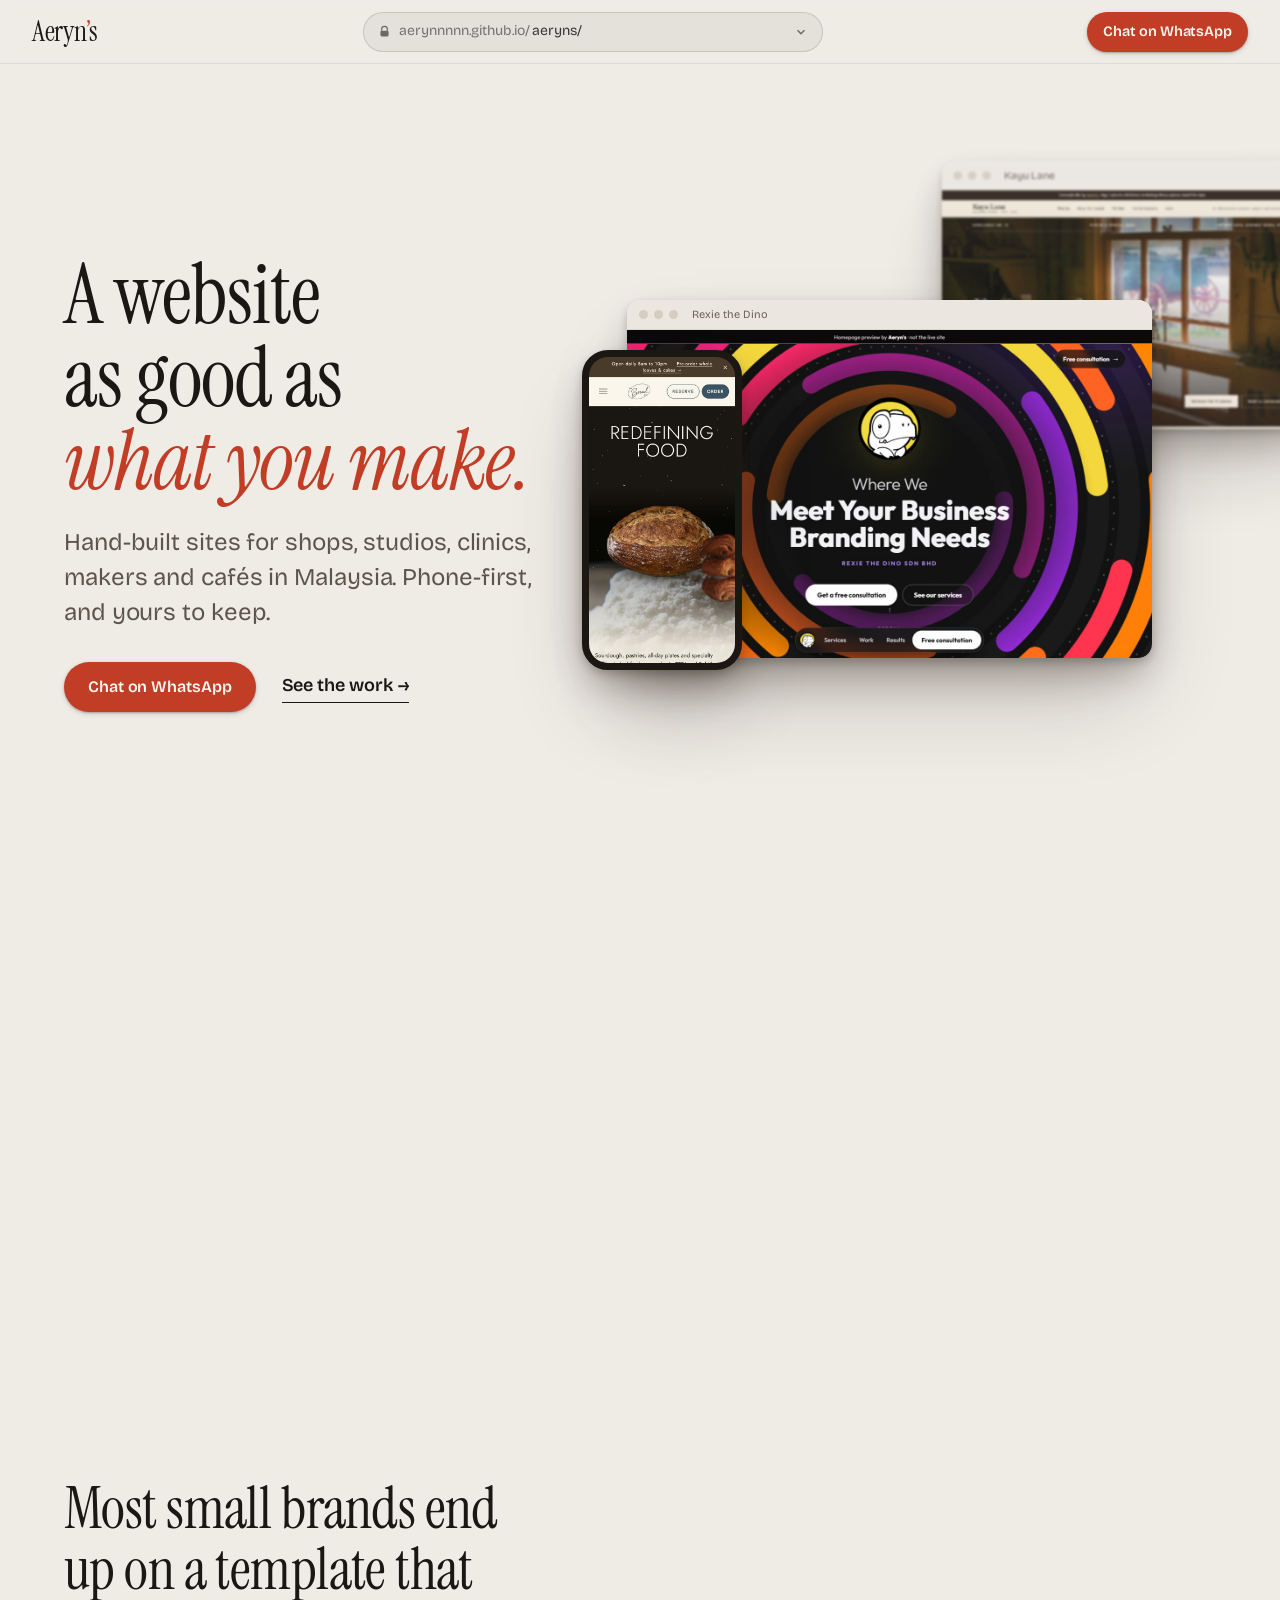
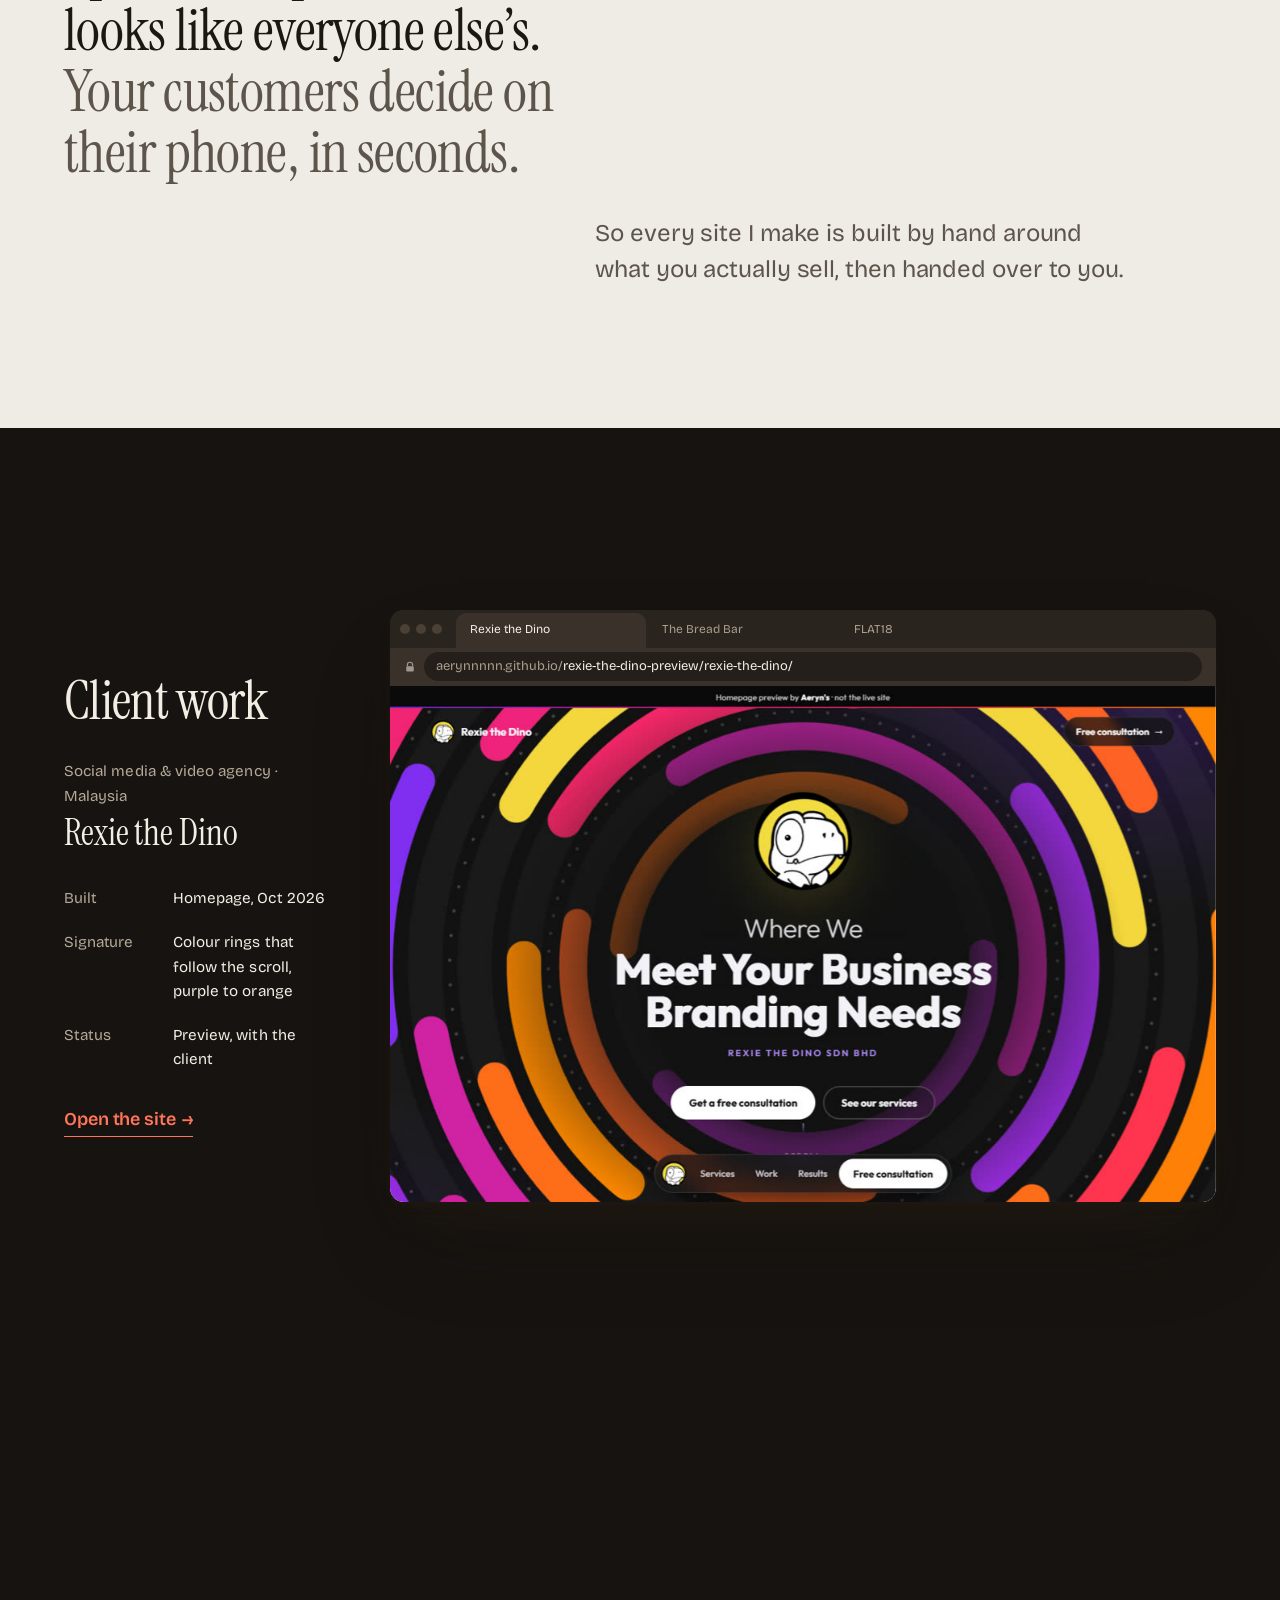
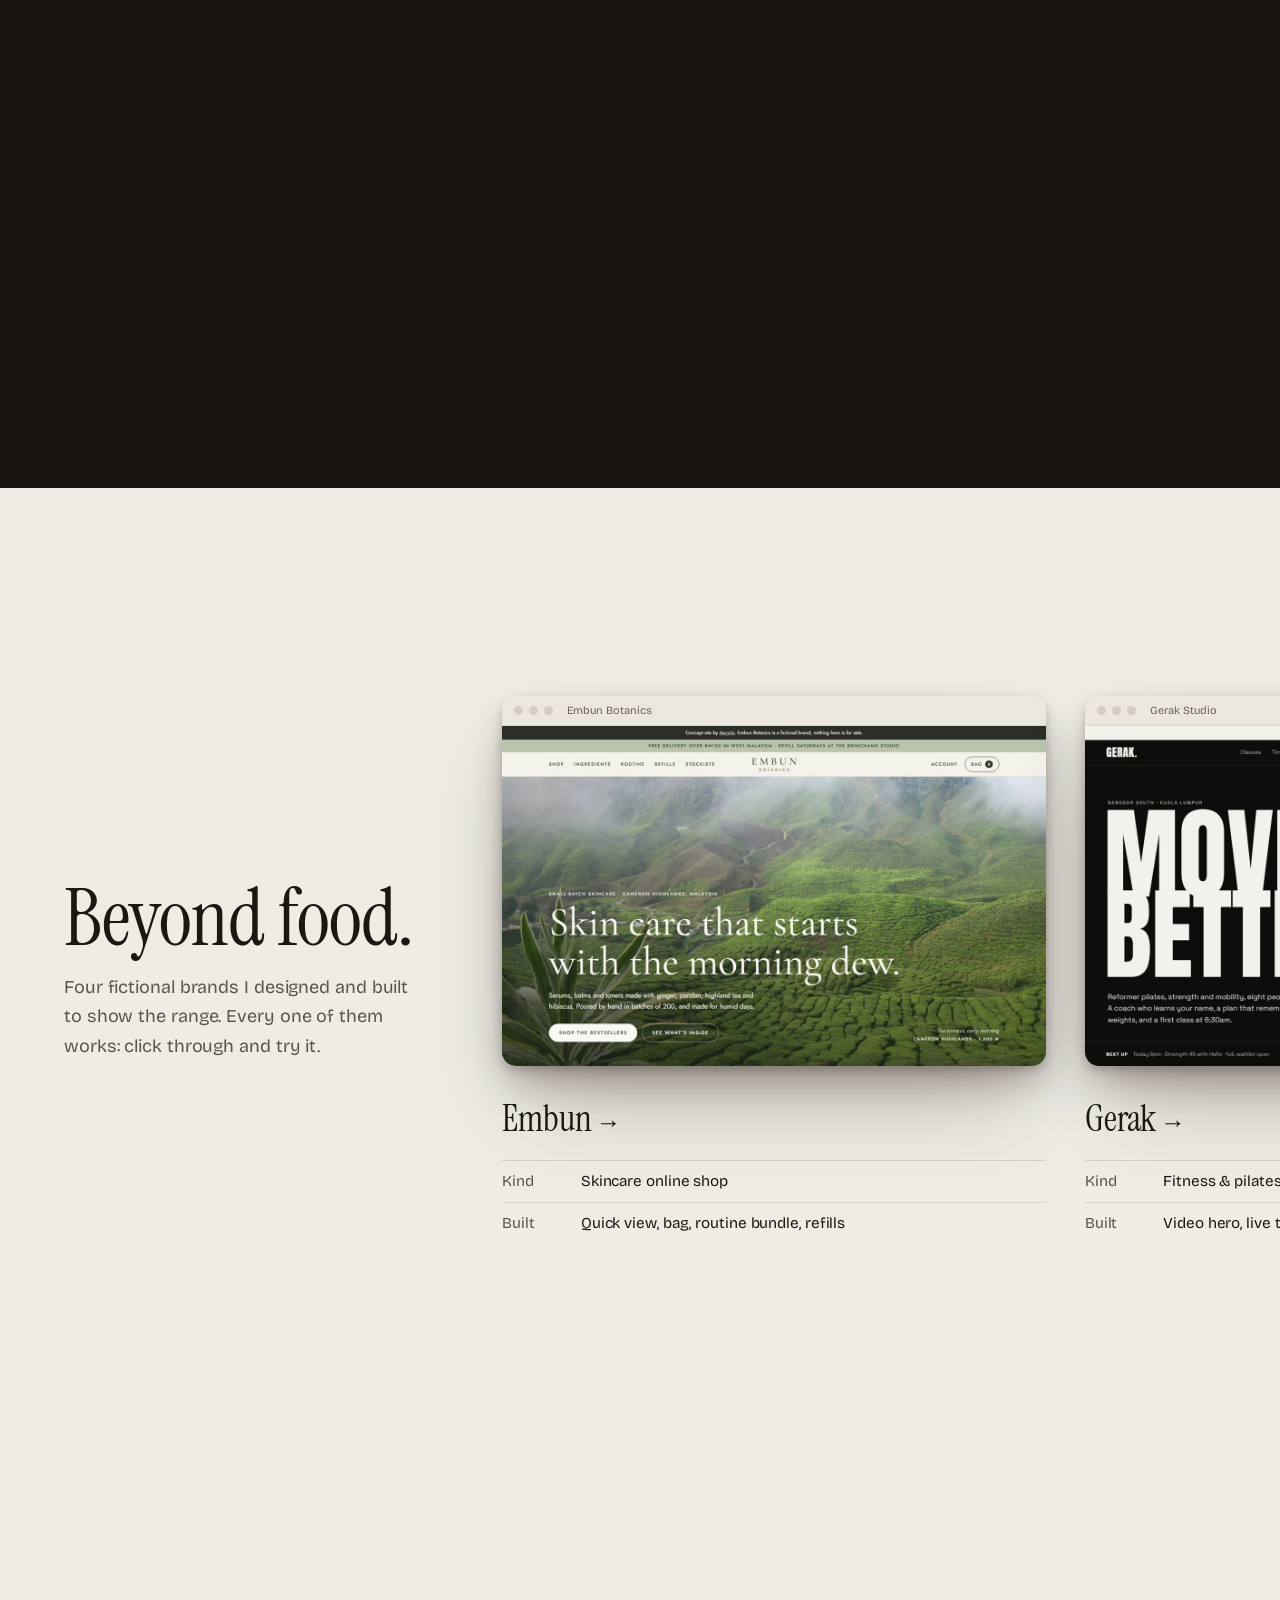
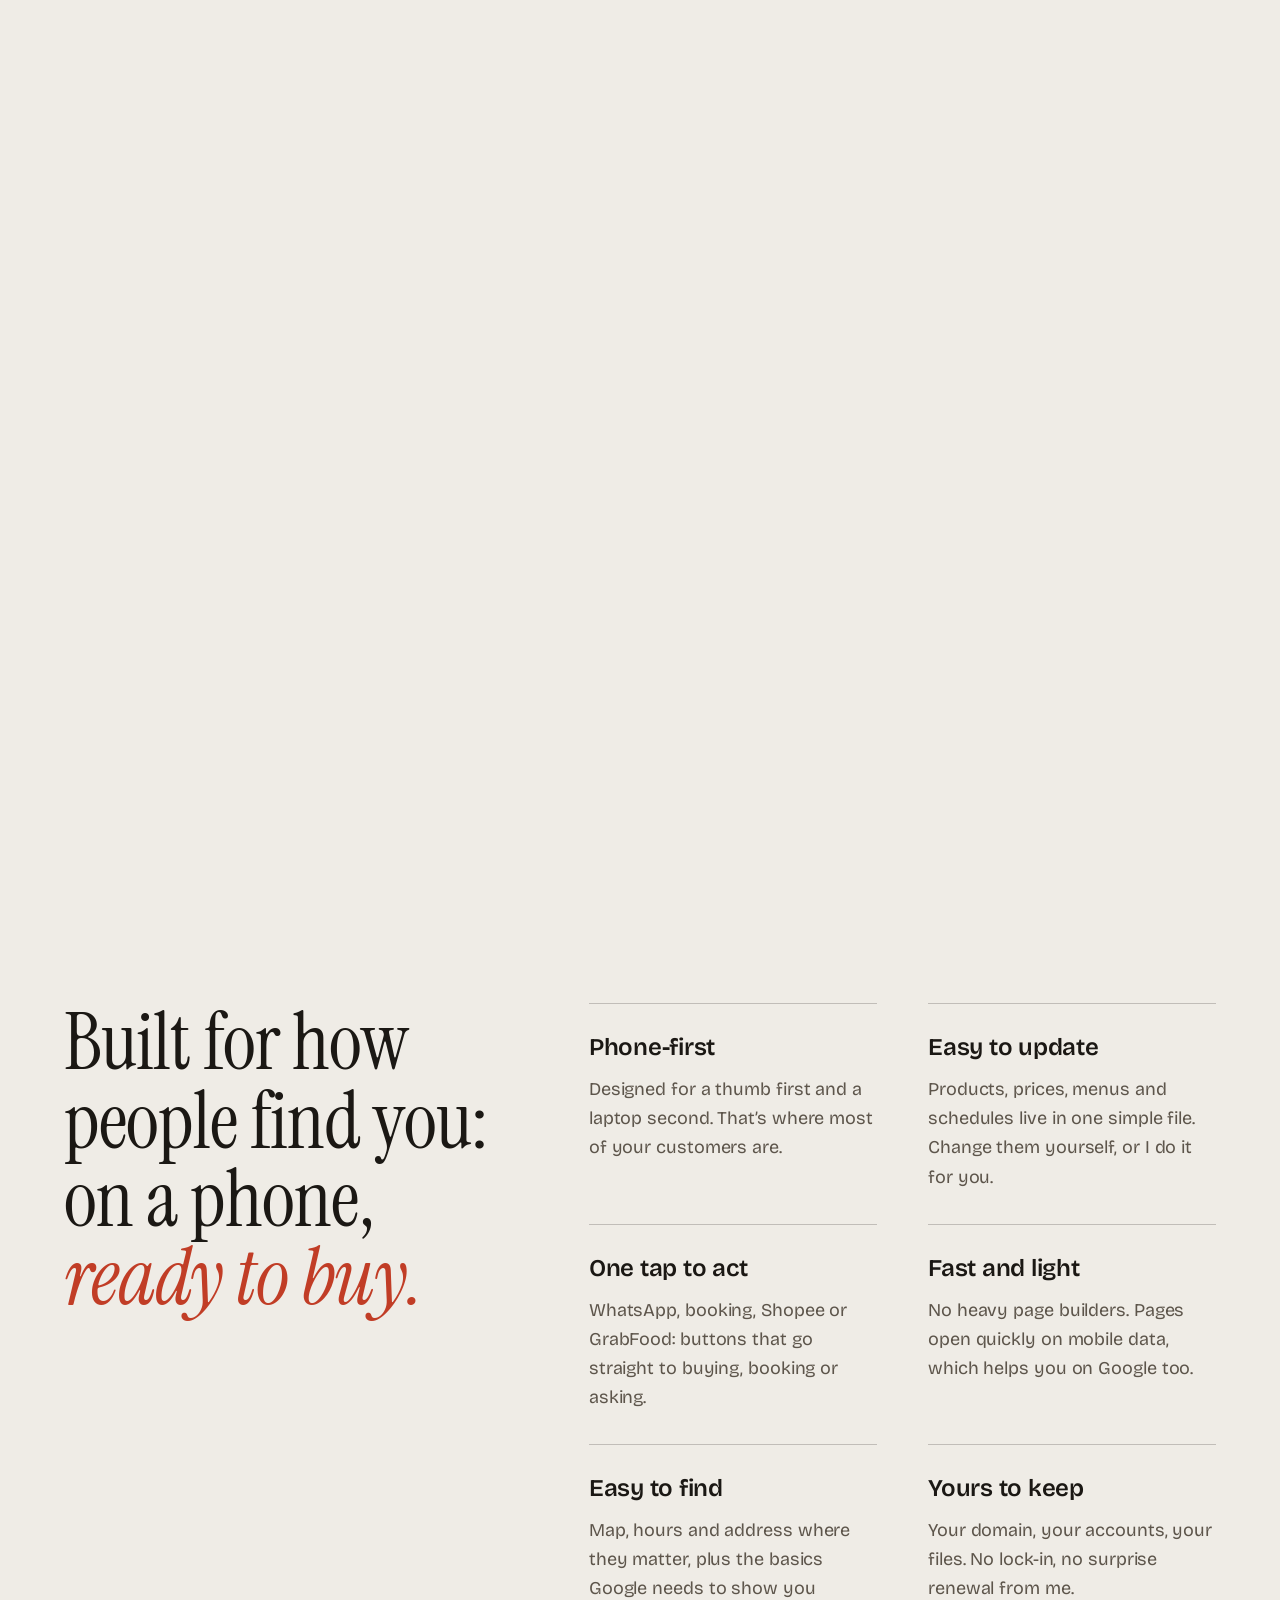
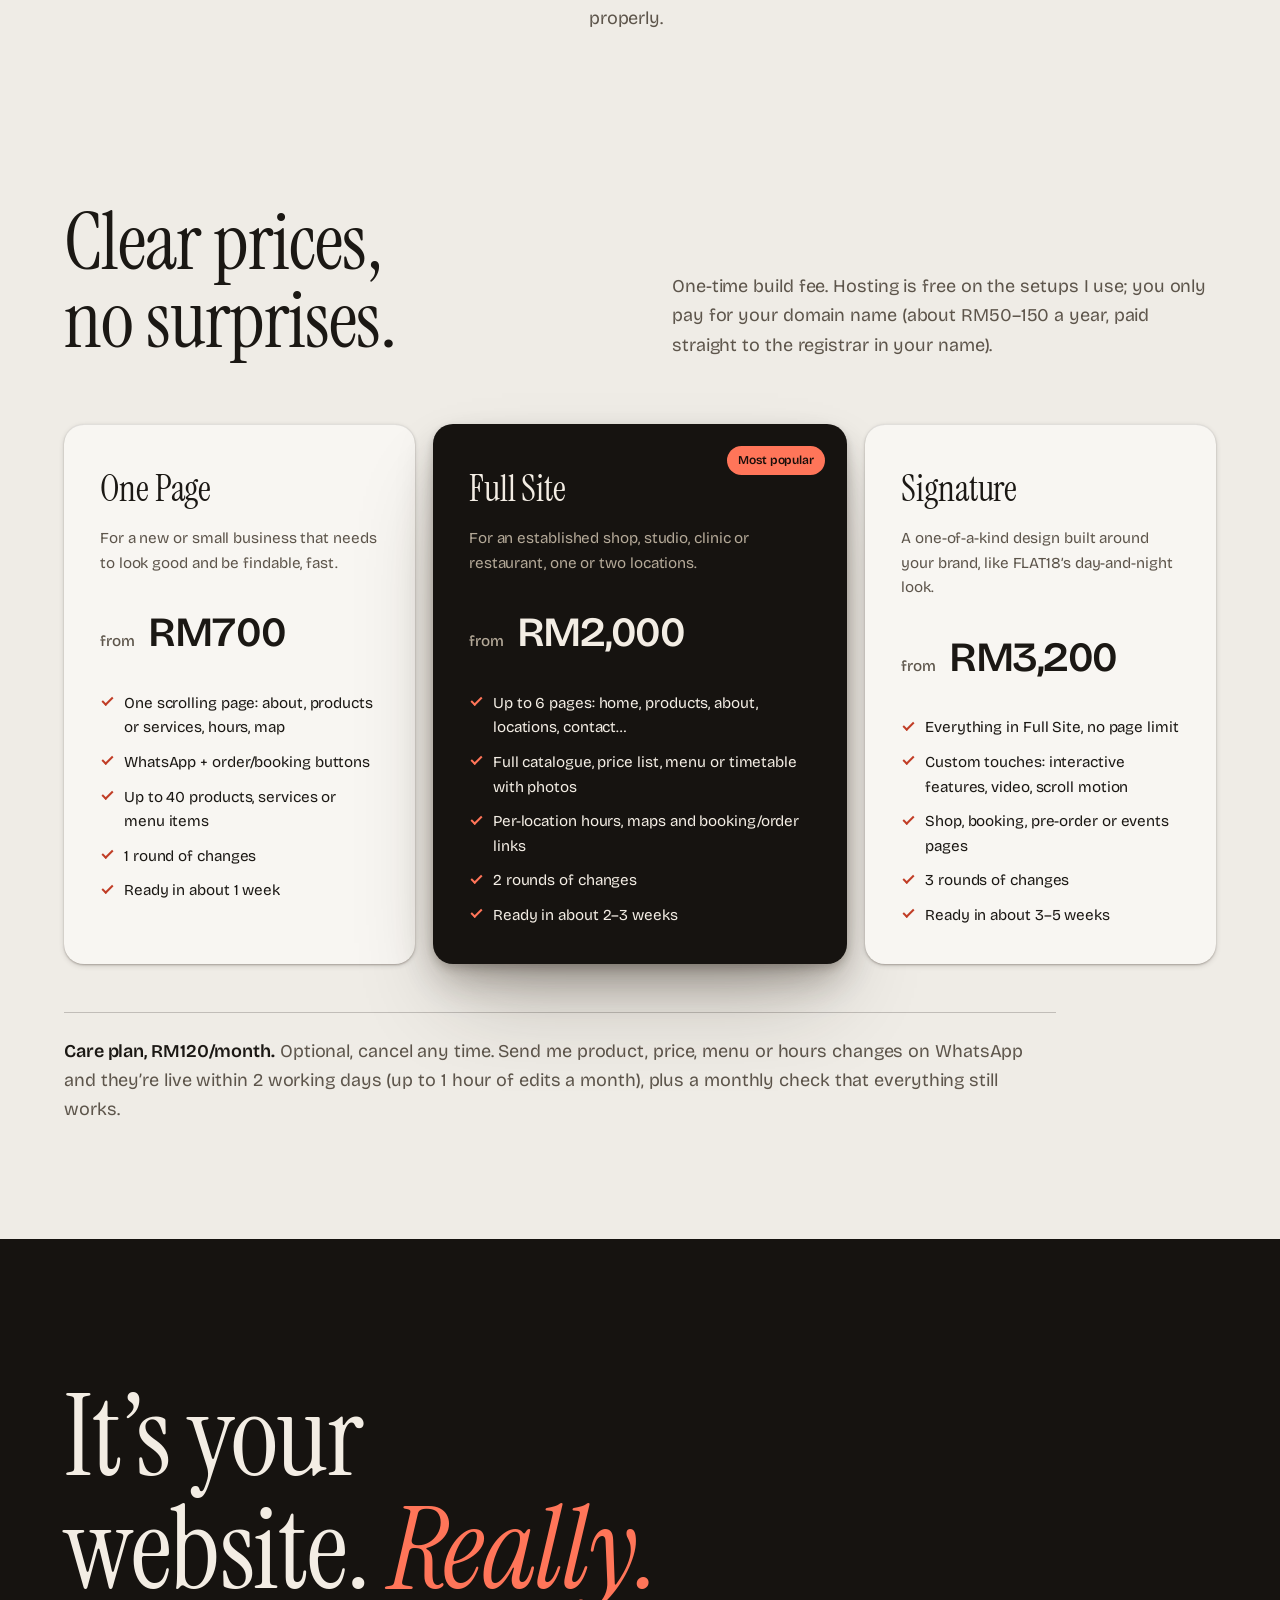
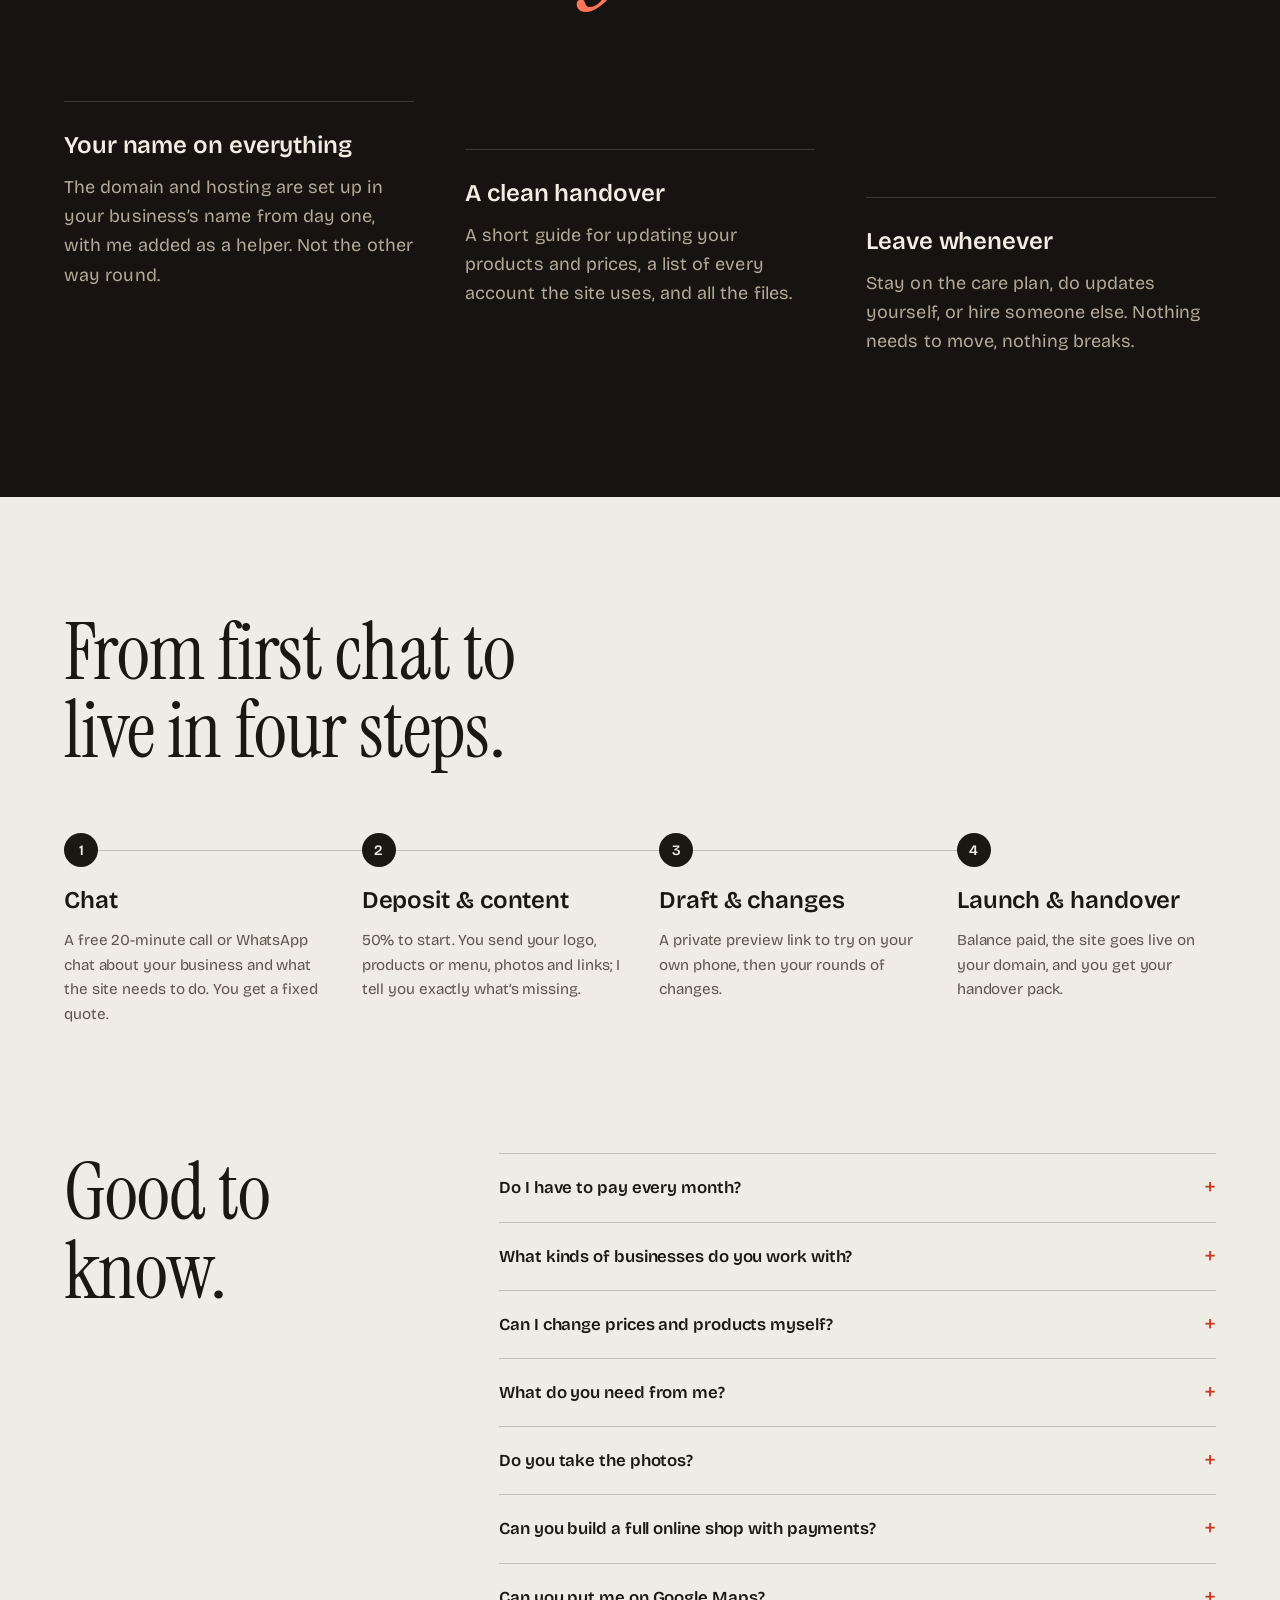
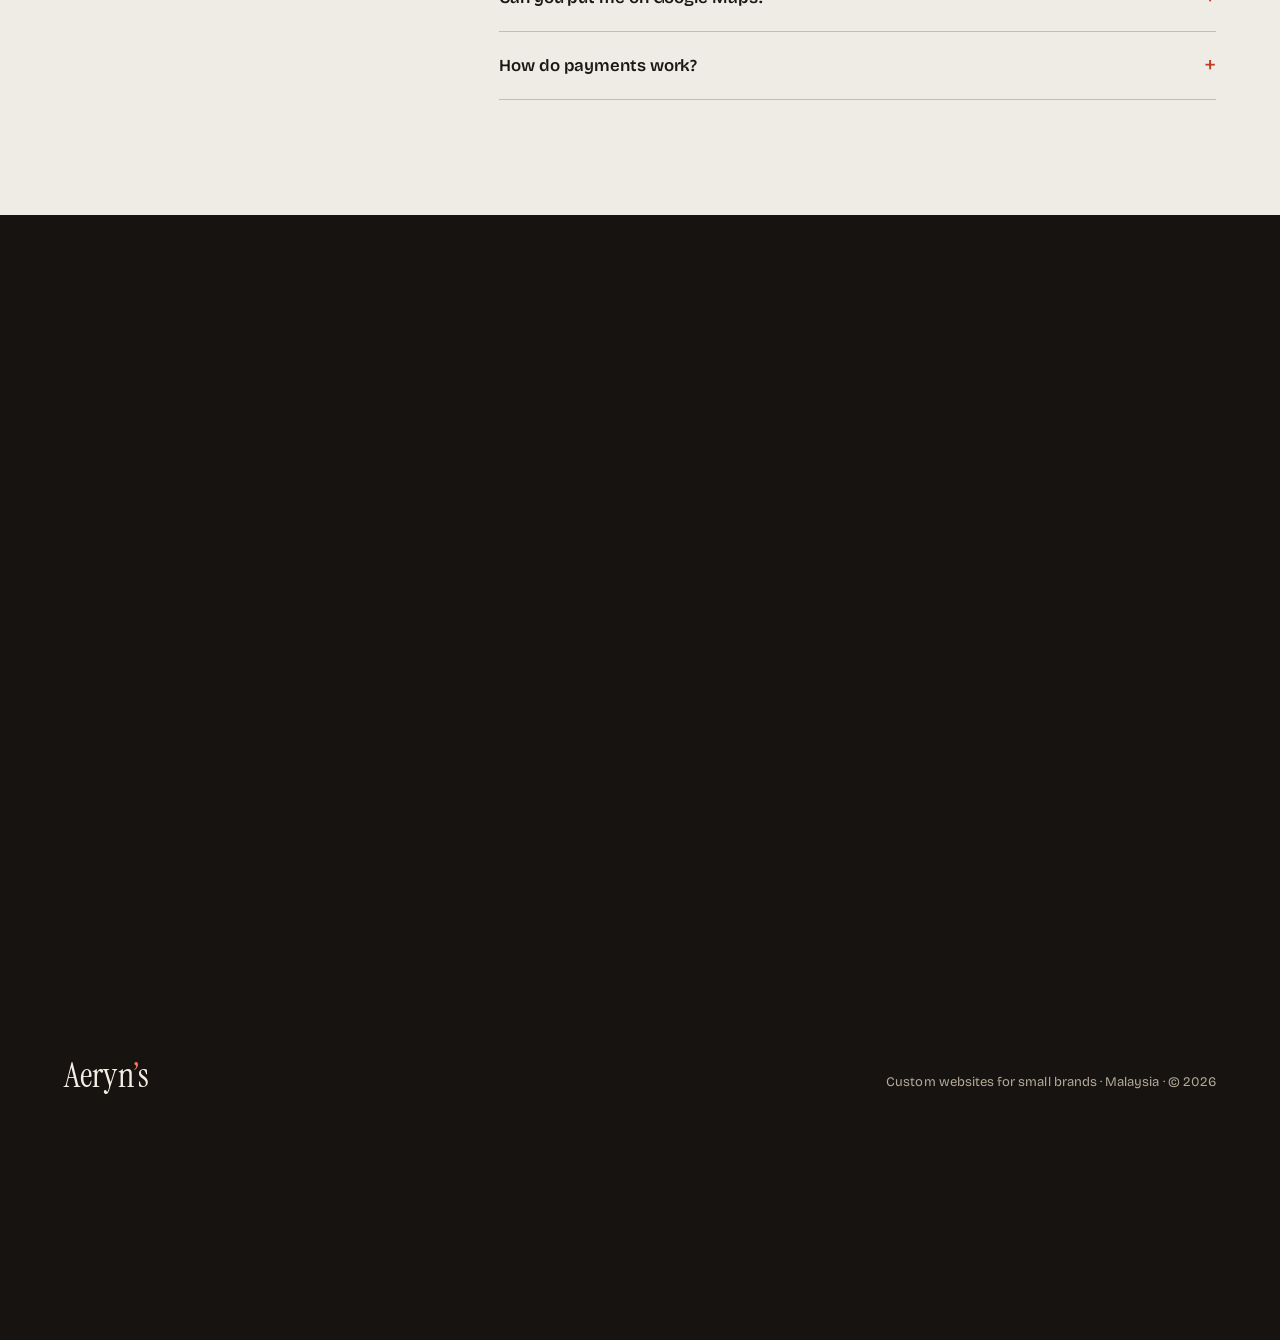
<file: index.html>
<!doctype html>
<html lang="en">
<head>
<meta charset="utf-8">
<meta name="viewport" content="width=device-width, initial-scale=1, viewport-fit=cover">
<meta name="robots" content="noindex">
<title>Aeryn's · Custom websites for small brands</title>
<meta name="description" content="Hand-built websites for small brands in Malaysia: shops, studios, clinics, makers, cafés and restaurants. Phone-first, easy to update, and you own everything.">
<!-- Link-preview card for WhatsApp / IG / email (image = assets/og-card.jpg, 1200×630) -->
<meta property="og:type" content="website">
<meta property="og:site_name" content="Aeryn's">
<meta property="og:title" content="Aeryn's · Custom websites for small brands">
<meta property="og:description" content="Hand-built websites for shops, studios, clinics, makers and cafés in Malaysia. Phone-first, easy to update, and you own everything.">
<meta property="og:url" content="https://aerynnnnn.github.io/aeryns/">
<meta property="og:image" content="https://aerynnnnn.github.io/aeryns/assets/og-card.jpg">
<meta property="og:image:width" content="1200">
<meta property="og:image:height" content="630">
<meta property="og:image:alt" content="Aeryn's: custom websites for small brands, with a screenshot of The Bread Bar website">
<meta name="twitter:card" content="summary_large_image">
<meta name="twitter:image" content="https://aerynnnnn.github.io/aeryns/assets/og-card.jpg">
<meta name="theme-color" content="#efece6">
<link rel="icon" href="data:image/svg+xml,<svg xmlns='http://www.w3.org/2000/svg' viewBox='0 0 32 32'><rect width='32' height='32' rx='8' fill='%23161310'/><text x='16' y='23' font-family='Georgia,serif' font-size='20' text-anchor='middle' fill='%23ff7559'>A</text></svg>">
<link rel="preconnect" href="https://fonts.googleapis.com">
<link rel="preconnect" href="https://fonts.gstatic.com" crossorigin>
<link href="https://fonts.googleapis.com/css2?family=Bricolage+Grotesque:opsz,wght@12..96,300..700&family=Instrument+Serif:ital@0;1&display=swap" rel="stylesheet">
<link rel="stylesheet" href="scrollcraft.css">
<link rel="stylesheet" href="styles.css">
</head>
<body>

<!-- The chrome is a browser: wordmark, a real address field (it is the section menu), one CTA -->
<header class="bar">
  <a class="mark" href="#top" aria-label="Aeryn's, back to top">Aeryn<span>’</span>s</a>
  <div class="omni">
    <button class="omni-field" type="button" aria-expanded="false" aria-controls="omni-list" aria-label="Sections menu">
      <svg class="omni-lock" viewBox="0 0 16 16" aria-hidden="true"><path d="M4.5 7V5.2a3.5 3.5 0 0 1 7 0V7" fill="none" stroke="currentColor" stroke-width="1.5"/><rect x="3" y="7" width="10" height="7" rx="1.6" fill="currentColor"/></svg>
      <span class="omni-host">aerynnnnn.github.io/</span><span class="omni-path">aeryns/</span><b class="omni-hash" data-omni-hash></b>
      <svg class="omni-caret" viewBox="0 0 16 16" aria-hidden="true"><path d="m4 6 4 4 4-4" fill="none" stroke="currentColor" stroke-width="1.6"/></svg>
    </button>
    <ul class="omni-list" id="omni-list" hidden>
      <li><a href="#work">Client work <span>#work</span></a></li>
      <li><a href="#concepts">Concept sites <span>#concepts</span></a></li>
      <li><a href="#included">In every site <span>#included</span></a></li>
      <li><a href="#packages">Packages <span>#packages</span></a></li>
      <li><a href="#process">How it works <span>#process</span></a></li>
      <li><a href="#faq">Questions <span>#faq</span></a></li>
      <li><a href="#contact">Get in touch <span>#contact</span></a></li>
    </ul>
  </div>
  <a class="btn btn-accent btn-sm" data-wa href="#contact">Chat on WhatsApp</a>
</header>

<main>

  <!-- 1 · Recognition: real windows at three depths, the promise beside them -->
  <section class="hero g-light" id="top" data-sc-act="pin" data-sc-span="1.5">
    <div data-sc-stage class="hero-stage">
      <div class="hero-copy" data-sc-cue="0 1 0 0.25">
        <h1 class="sc-display">A website as good as <em>what you make.</em></h1>
        <p class="hero-lede">Hand-built sites for shops, studios, clinics, makers and cafés in Malaysia. Phone-first, and yours to keep.</p>
        <div class="hero-cta">
          <a class="btn btn-accent" data-wa href="#contact">Chat on WhatsApp</a>
          <a class="link-line" href="#work">See the work</a>
        </div>
      </div>
      <div class="hero-scene" aria-hidden="true">
        <div class="plane plane-far" data-sc-parallax="-1.5">
          <div class="pw" data-depth="0.35">
            <figure class="win"><div class="win-bar"><i></i><i></i><i></i><span>Kayu Lane</span></div><img src="assets/work/kayu-desktop.jpg" alt="" width="1200" height="750"></figure>
          </div>
        </div>
        <div class="plane plane-mid" data-sc-parallax="-0.6">
          <div class="pw" data-depth="0.7">
            <figure class="win"><div class="win-bar"><i></i><i></i><i></i><span>Rexie the Dino</span></div><img src="assets/work/rexie-hero-d.jpg?v=2" alt="" width="1200" height="750"></figure>
          </div>
        </div>
        <div class="plane plane-near" data-sc-parallax="1.1">
          <div class="pw" data-depth="1.3">
            <figure class="phone"><img src="assets/work/tbb-hero-m.jpg?v=2" alt="" width="520" height="1125"></figure>
          </div>
        </div>
      </div>
    </div>
  </section>

  <!-- 2 · Quiet doubt: type on space, the silence before the peak -->
  <section class="statement g-light" id="intro">
    <div class="sc-wrap">
      <p class="statement-line" data-sc-in>Most small brands end up on a template that looks like everyone else’s. <span>Your customers decide on their phone, in seconds.</span></p>
      <p class="statement-sub" data-sc-in>So every site I make is built by hand around what you actually sell, then handed over to you.</p>
    </div>
  </section>

  <!-- 3 · PEAK: the browser types each client's address and scrolls their real site -->
  <section class="work g-dark" id="work" data-sc-act="pin" data-sc-span="5.4">
    <div data-sc-stage class="work-stage">
      <div class="work-side">
        <h2 class="work-title sc-display">Client work</h2>
        <div class="labels">
          <article class="label is-on" data-label="0">
            <p class="label-kind">Social media &amp; video agency · Malaysia</p>
            <h3>Rexie the Dino</h3>
            <dl>
              <div><dt>Built</dt><dd>Homepage, Oct 2026</dd></div>
              <div><dt>Signature</dt><dd>Colour rings that follow the scroll, purple to orange</dd></div>
              <div><dt>Status</dt><dd>Preview, with the client</dd></div>
            </dl>
            <a class="link-line" href="https://aerynnnnn.github.io/rexie-the-dino-preview/rexie-the-dino/" target="_blank" rel="noopener">Open the site</a>
          </article>
          <article class="label" data-label="1">
            <p class="label-kind">Sourdough bakery-café · TTDI &amp; Publika</p>
            <h3>The Bread Bar</h3>
            <dl>
              <div><dt>Built</dt><dd>Full site + owner editor, Oct 2026</dd></div>
              <div><dt>Signature</dt><dd>One tap flips menus and prices between outlets</dd></div>
              <div><dt>Status</dt><dd>Live at thebreadbar.my</dd></div>
            </dl>
            <a class="link-line" href="https://thebreadbar.my/" target="_blank" rel="noopener">Open the site</a>
          </article>
          <article class="label" data-label="2">
            <p class="label-kind">All-day restaurant · Mutiara Damansara</p>
            <h3>FLAT18</h3>
            <dl>
              <div><dt>Built</dt><dd>Full site, Oct 2026</dd></div>
              <div><dt>Signature</dt><dd>Day and night looks that follow the clock</dd></div>
              <div><dt>Status</dt><dd>Preview, awaiting launch</dd></div>
            </dl>
            <a class="link-line" href="https://flat18.github.io/" target="_blank" rel="noopener">Open the site</a>
          </article>
        </div>
      </div>

      <div class="browser" aria-hidden="true">
        <div class="browser-tabs">
          <span class="dots"><i></i><i></i><i></i></span>
          <span class="tab is-on" data-tab="0">Rexie the Dino</span>
          <span class="tab" data-tab="1">The Bread Bar</span>
          <span class="tab" data-tab="2">FLAT18</span>
        </div>
        <div class="browser-addr">
          <svg viewBox="0 0 16 16"><path d="M4.5 7V5.2a3.5 3.5 0 0 1 7 0V7" fill="none" stroke="currentColor" stroke-width="1.5"/><rect x="3" y="7" width="10" height="7" rx="1.6" fill="currentColor"/></svg>
          <span class="addr-text"><span class="addr-host" data-addr-host></span><span class="addr-path" data-addr-path></span><span class="addr-caret"></span></span>
          <span class="addr-load" data-addr-load></span>
        </div>
        <div class="browser-view">
          <div class="shot is-on" data-shot="0" data-url="aerynnnnn.github.io/rexie-the-dino-preview/rexie-the-dino/">
            <picture><source media="(max-width: 760px)" srcset="assets/work/rexie-scroll-m.jpg?v=2"><img src="assets/work/rexie-scroll-d.jpg?v=2" alt="" width="1024" height="5120" decoding="async"></picture>
          </div>
          <div class="shot" data-shot="1" data-url="thebreadbar.my/">
            <picture><source media="(max-width: 760px)" srcset="assets/work/tbb-scroll-m.jpg?v=2"><img src="assets/work/tbb-scroll-d.jpg?v=2" alt="" width="1024" height="4480" decoding="async"></picture>
          </div>
          <div class="shot" data-shot="2" data-url="flat18.github.io/">
            <picture><source media="(max-width: 760px)" srcset="assets/work/flat18-scroll-m.jpg?v=2"><img src="assets/work/flat18-scroll-d.jpg?v=2" alt="" width="1024" height="5120" decoding="async"></picture>
          </div>
        </div>
      </div>
    </div>
  </section>

  <!-- 4 · Curiosity: the range, sideways -->
  <section class="concepts g-light" id="concepts" data-sc-act="pan" data-sc-span="4">
    <div data-sc-stage class="con-stage">
      <div class="rail" data-sc-pan="0.04">
        <div class="rail-lead">
          <h2 class="sc-display">Beyond food.</h2>
          <p>Four fictional brands I designed and built to show the range. Every one of them works: click through and try it.</p>
        </div>
        <a class="con" href="work/embun/">
          <figure class="win"><div class="win-bar"><i></i><i></i><i></i><span>Embun Botanics</span></div><img src="assets/work/embun-desktop.jpg" alt="Embun Botanics concept: a sage-green skincare shop" width="1200" height="750" loading="lazy"></figure>
          <h3>Embun</h3>
          <dl class="con-lab">
            <div><dt>Kind</dt><dd>Skincare online shop</dd></div>
            <div><dt>Built</dt><dd>Quick view, bag, routine bundle, refills</dd></div>
          </dl>
        </a>
        <a class="con" href="work/gerak/">
          <figure class="win"><div class="win-bar"><i></i><i></i><i></i><span>Gerak Studio</span></div><img src="assets/work/gerak-desktop.jpg" alt="Gerak Studio concept: a black and lime fitness studio site" width="1200" height="750" loading="lazy"></figure>
          <h3>Gerak</h3>
          <dl class="con-lab">
            <div><dt>Kind</dt><dd>Fitness &amp; pilates studio</dd></div>
            <div><dt>Built</dt><dd>Video hero, live timetable, class packs</dd></div>
          </dl>
        </a>
        <a class="con" href="work/kayu/">
          <figure class="win"><div class="win-bar"><i></i><i></i><i></i><span>Kayu Lane</span></div><img src="assets/work/kayu-desktop.jpg" alt="Kayu Lane concept: an earthy handmade furniture catalogue" width="1200" height="750" loading="lazy"></figure>
          <h3>Kayu</h3>
          <dl class="con-lab">
            <div><dt>Kind</dt><dd>Handmade furniture</dd></div>
            <div><dt>Built</dt><dd>Catalogue, timber pricing, commission estimator</dd></div>
          </dl>
        </a>
        <a class="con" href="work/sinar/">
          <figure class="win"><div class="win-bar"><i></i><i></i><i></i><span>Sinar Dental</span></div><img src="assets/work/sinar-desktop.jpg" alt="Sinar Dental concept: a clean teal and white clinic site" width="1200" height="750" loading="lazy"></figure>
          <h3>Sinar</h3>
          <dl class="con-lab">
            <div><dt>Kind</dt><dd>Dental clinic</dd></div>
            <div><dt>Built</dt><dd>Open-now status, price list, 4-step booking</dd></div>
          </dl>
        </a>
        <p class="rail-end">Concept sites: made-up brands with free stock photos. Their buttons are demos and send nothing.</p>
      </div>
    </div>
  </section>

  <!-- 5 · Confidence: what every site has, then plain prices -->
  <section class="included g-light" id="included">
    <div class="sc-wrap inc-grid">
      <h2 class="sc-display inc-title" data-sc-in>Built for how people find you: on a phone, <em>ready to buy.</em></h2>
      <ul class="inc" data-sc-in data-sc-stagger="60">
        <li><h3>Phone-first</h3><p>Designed for a thumb first and a laptop second. That’s where most of your customers are.</p></li>
        <li><h3>Easy to update</h3><p>Products, prices, menus and schedules live in one simple file. Change them yourself, or I do it for you.</p></li>
        <li><h3>One tap to act</h3><p>WhatsApp, booking, Shopee or GrabFood: buttons that go straight to buying, booking or asking.</p></li>
        <li><h3>Fast and light</h3><p>No heavy page builders. Pages open quickly on mobile data, which helps you on Google too.</p></li>
        <li><h3>Easy to find</h3><p>Map, hours and address where they matter, plus the basics Google needs to show you properly.</p></li>
        <li><h3>Yours to keep</h3><p>Your domain, your accounts, your files. No lock-in, no surprise renewal from me.</p></li>
      </ul>
    </div>
  </section>

  <section class="packages g-light" id="packages">
    <div class="sc-wrap">
      <div class="pk-head" data-sc-in>
        <h2 class="sc-display">Clear prices, no surprises.</h2>
        <p>One-time build fee. Hosting is free on the setups I use; you only pay for your domain name (about RM50–150 a year, paid straight to the registrar in your name).</p>
      </div>
      <div class="plans" data-sc-in data-sc-stagger="70">
        <div class="plan">
          <h3>One Page</h3>
          <p class="plan-for">For a new or small business that needs to look good and be findable, fast.</p>
          <p class="price"><small>from</small> RM<span data-price="starter">700</span></p>
          <ul class="ticks">
            <li>One scrolling page: about, products or services, hours, map</li>
            <li>WhatsApp + order/booking buttons</li>
            <li>Up to 40 products, services or menu items</li>
            <li>1 round of changes</li>
            <li>Ready in about 1 week</li>
          </ul>
        </div>
        <div class="plan plan-pick">
          <p class="plan-flag">Most popular</p>
          <h3>Full Site</h3>
          <p class="plan-for">For an established shop, studio, clinic or restaurant, one or two locations.</p>
          <p class="price"><small>from</small> RM<span data-price="standard">2,000</span></p>
          <ul class="ticks">
            <li>Up to 6 pages: home, products, about, locations, contact…</li>
            <li>Full catalogue, price list, menu or timetable with photos</li>
            <li>Per-location hours, maps and booking/order links</li>
            <li>2 rounds of changes</li>
            <li>Ready in about 2–3 weeks</li>
          </ul>
        </div>
        <div class="plan">
          <h3>Signature</h3>
          <p class="plan-for">A one-of-a-kind design built around your brand, like FLAT18’s day-and-night look.</p>
          <p class="price"><small>from</small> RM<span data-price="signature">3,200</span></p>
          <ul class="ticks">
            <li>Everything in Full Site, no page limit</li>
            <li>Custom touches: interactive features, video, scroll motion</li>
            <li>Shop, booking, pre-order or events pages</li>
            <li>3 rounds of changes</li>
            <li>Ready in about 3–5 weeks</li>
          </ul>
        </div>
      </div>
      <div class="care" data-sc-in>
        <p><strong>Care plan, RM<span data-price="care">120</span>/month.</strong> Optional, cancel any time. Send me product, price, menu or hours changes on WhatsApp and they’re live within 2 working days (up to 1 hour of edits a month), plus a monthly check that everything still works.</p>
      </div>
    </div>
  </section>

  <!-- 6 · Relief: a dark plate rises -->
  <section class="own g-light" id="own" data-sc-act="flow">
    <div class="own-plate g-dark" data-sc-reveal="down" data-sc-reveal-at="0.04 0.4">
      <div class="sc-wrap own-inner">
        <h2 class="sc-display">It’s your website. <em>Really.</em></h2>
        <dl class="own-list">
          <div><dt>Your name on everything</dt><dd>The domain and hosting are set up in your business’s name from day one, with me added as a helper. Not the other way round.</dd></div>
          <div><dt>A clean handover</dt><dd>A short guide for updating your products and prices, a list of every account the site uses, and all the files.</dd></div>
          <div><dt>Leave whenever</dt><dd>Stay on the care plan, do updates yourself, or hire someone else. Nothing needs to move, nothing breaks.</dd></div>
        </dl>
      </div>
    </div>
  </section>

  <!-- 7 · Calm: steps and short answers -->
  <section class="process g-light" id="process">
    <div class="sc-wrap">
      <h2 class="sc-display" data-sc-in>From first chat to live in four steps.</h2>
      <ol class="steps" data-sc-in data-sc-stagger="70">
        <li><h3>Chat</h3><p>A free 20-minute call or WhatsApp chat about your business and what the site needs to do. You get a fixed quote.</p></li>
        <li><h3>Deposit &amp; content</h3><p>50% to start. You send your logo, products or menu, photos and links; I tell you exactly what’s missing.</p></li>
        <li><h3>Draft &amp; changes</h3><p>A private preview link to try on your own phone, then your rounds of changes.</p></li>
        <li><h3>Launch &amp; handover</h3><p>Balance paid, the site goes live on your domain, and you get your handover pack.</p></li>
      </ol>
    </div>
  </section>

  <section class="faq g-light" id="faq">
    <div class="sc-wrap faq-grid">
      <h2 class="sc-display" data-sc-in>Good to know.</h2>
      <div class="faq-list" data-sc-in>
        <details><summary>Do I have to pay every month?</summary><p>No. The build is a one-time fee and hosting is free on the setups I use. Your only running cost is the domain name, about RM50–150 a year. The care plan is optional.</p></details>
        <details><summary>What kinds of businesses do you work with?</summary><p>Small brands of all kinds: shops and online stores, studios and gyms, clinics and salons, makers and crafts, agencies, cafés and restaurants. If your customers find you on their phone, I can help.</p></details>
        <details><summary>Can I change prices and products myself?</summary><p>Yes. Products, prices, menus and schedules sit in one file, and the handover guide shows you how to edit it. If you’d rather not, the care plan covers it.</p></details>
        <details><summary>What do you need from me?</summary><p>Your logo, your product or price list (a PDF or photos are fine), good photos, opening hours, addresses and your WhatsApp, booking or shop links. I’ll send a checklist.</p></details>
        <details><summary>Do you take the photos?</summary><p>I work with the photos you have. If they need help, I can suggest a photographer, priced separately.</p></details>
        <details><summary>Can you build a full online shop with payments?</summary><p>I build product catalogues that send orders to WhatsApp, Shopee or your existing store. Full checkout with card payments is quoted separately, since it needs a payment provider in your name.</p></details>
        <details><summary>Can you put me on Google Maps?</summary><p>I’ll link the site to your Google Business Profile and help you check it’s filled in. The profile itself has to be claimed by the owner.</p></details>
        <details><summary>How do payments work?</summary><p>50% deposit to start, 50% before launch. Bank transfer or DuitNow. Everything is written down in a short agreement before we begin.</p></details>
      </div>
    </div>
  </section>

  <!-- 8 · Resolve: the visitor types their own brand into the address bar -->
  <section class="close g-dark" id="contact" data-sc-act="pin" data-sc-span="1.25">
    <div data-sc-stage class="close-stage">
      <div class="close-inner" data-sc-cue="0 1 0 0">
        <div class="close-copy">
          <h2 class="sc-display">Your turn. <em>Type your brand.</em></h2>
          <label class="field" for="brand-name">
            <span>Your business name</span>
            <input id="brand-name" type="text" maxlength="40" autocomplete="organization" placeholder="e.g. Kopi Kaki" spellcheck="false">
          </label>
          <a class="btn btn-accent btn-lg" data-wa data-wa-brand href="#contact">Chat on WhatsApp</a>
          <p class="close-alt">Or <a data-email href="#contact">email</a> · <a data-ig href="#contact">Instagram</a>. I usually reply the same day.</p>
        </div>
        <div class="yours" aria-hidden="true" data-yours>
          <div class="win-bar yours-bar"><i></i><i></i><i></i>
            <span class="yours-addr"><svg viewBox="0 0 16 16"><path d="M4.5 7V5.2a3.5 3.5 0 0 1 7 0V7" fill="none" stroke="currentColor" stroke-width="1.5"/><rect x="3" y="7" width="10" height="7" rx="1.6" fill="currentColor"/></svg><b data-yours-slug>your-brand</b>.com.my</span>
          </div>
          <div class="yours-view">
            <div class="yours-nav"><b data-yours-name>Your Brand</b><span></span><span></span><span></span></div>
            <p class="yours-h" data-yours-name>Your Brand</p>
            <span class="yours-line"></span><span class="yours-line short"></span>
            <span class="yours-btn"></span>
            <div class="yours-tiles"><span></span><span></span><span></span></div>
          </div>
        </div>
      </div>
      <footer class="foot">
        <p class="foot-mark" aria-hidden="true">Aeryn<span>’</span>s</p>
        <p>Custom websites for small brands · Malaysia · © <span data-year>2026</span></p>
      </footer>
    </div>
  </section>

</main>

<script src="scrollcraft.js"></script>
<script src="site.js"></script>
</body>
</html>
</file>
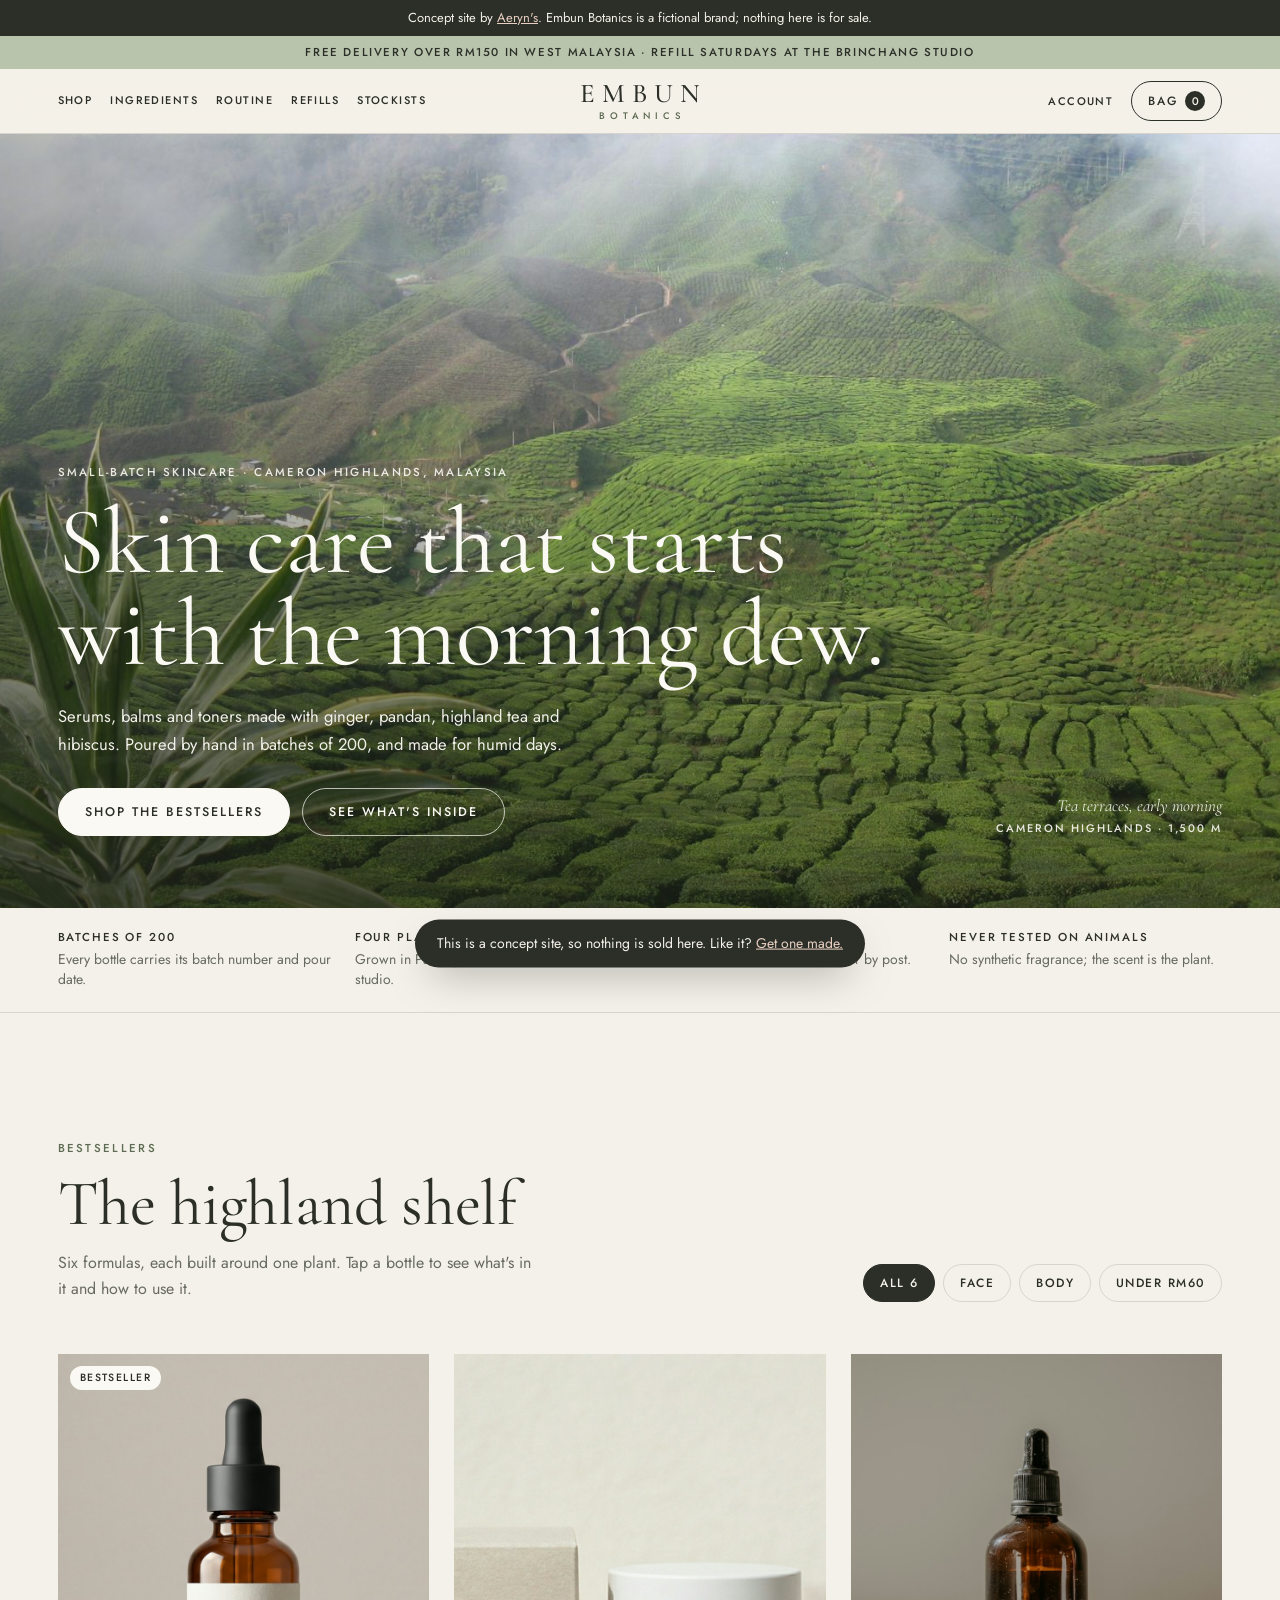
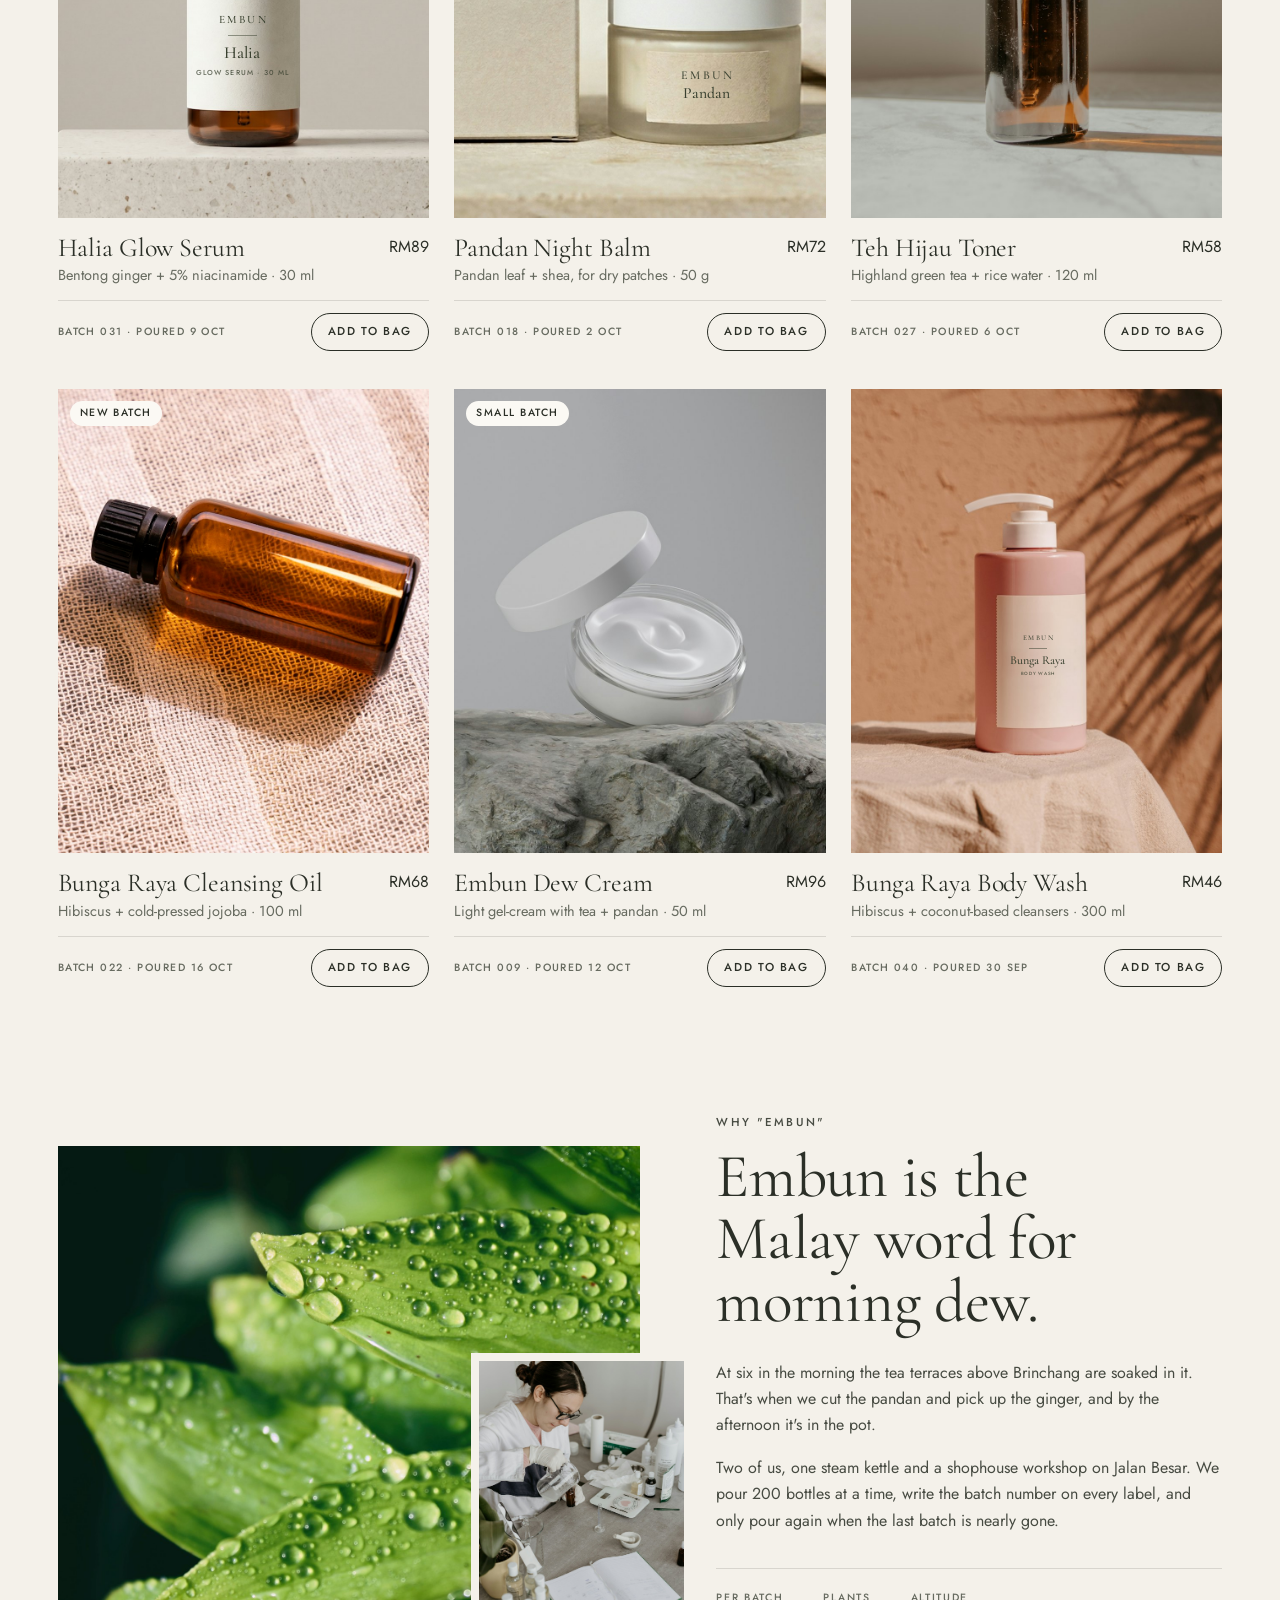
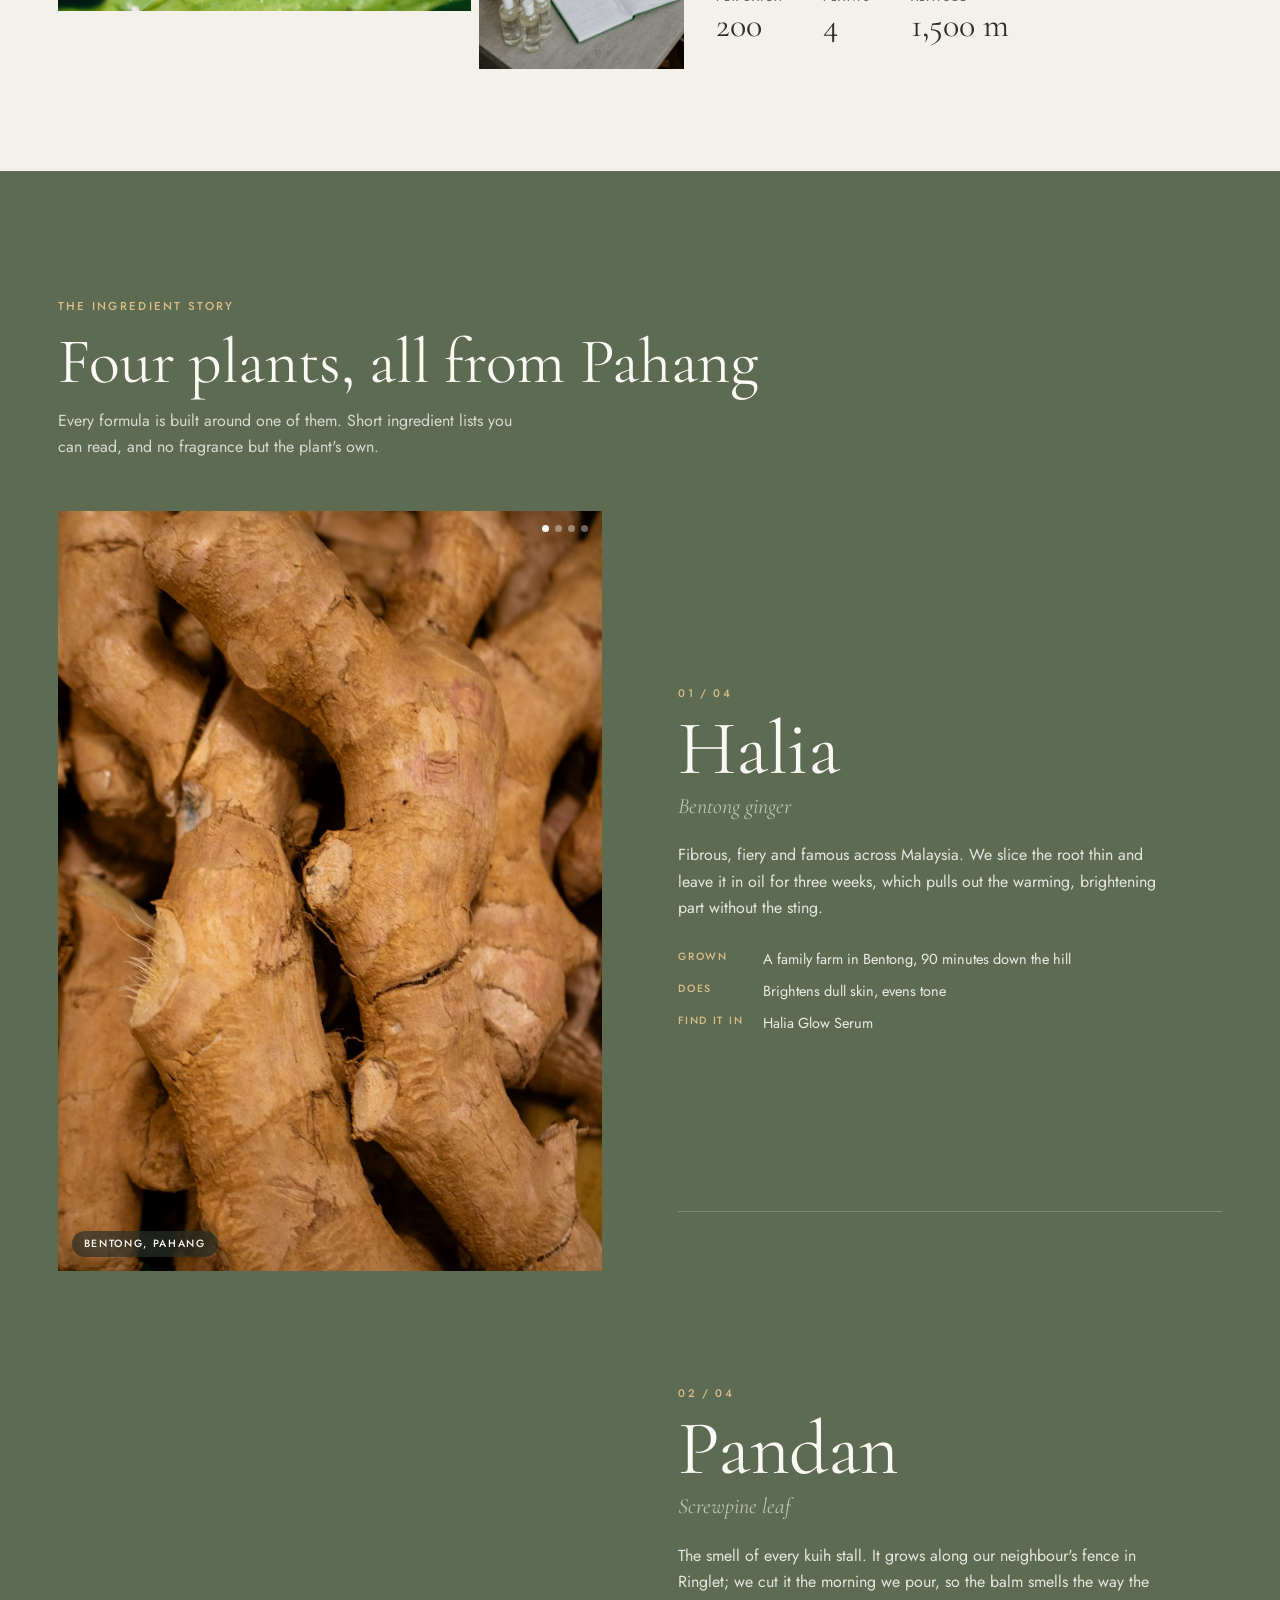
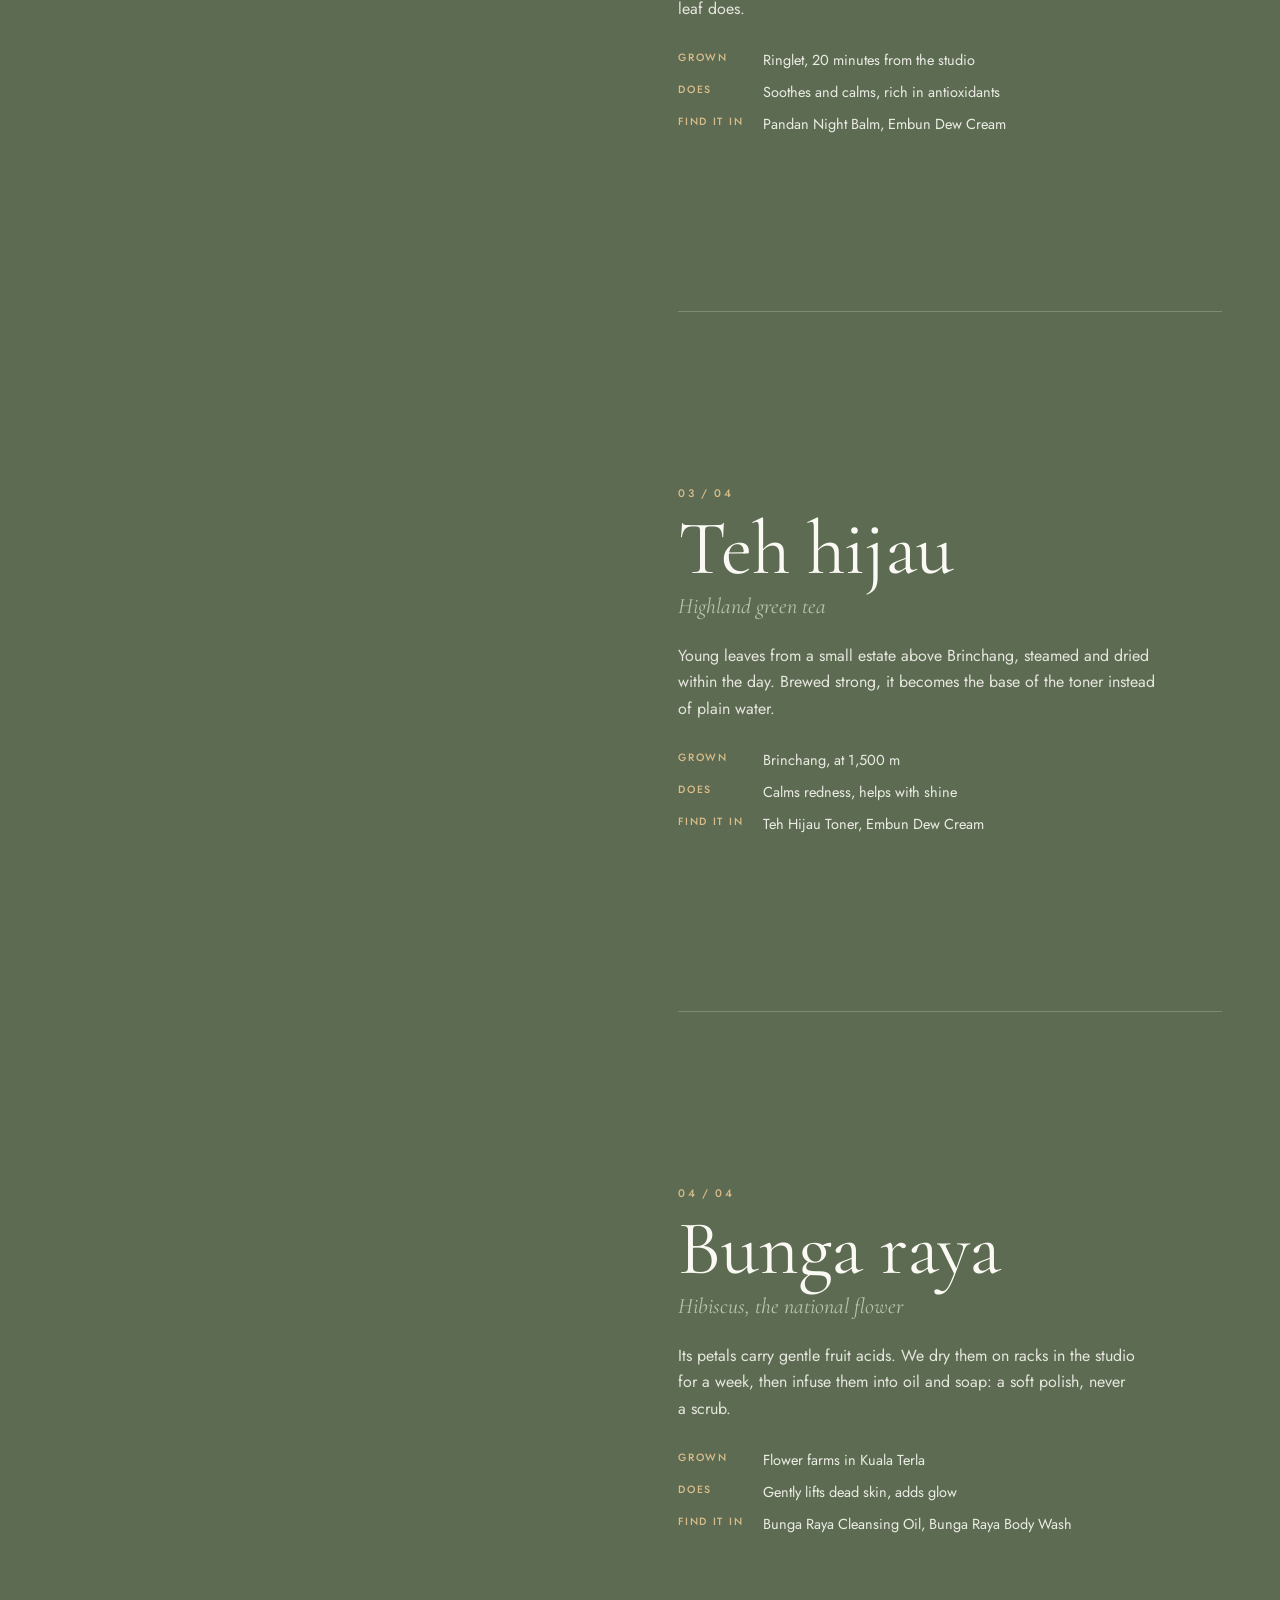
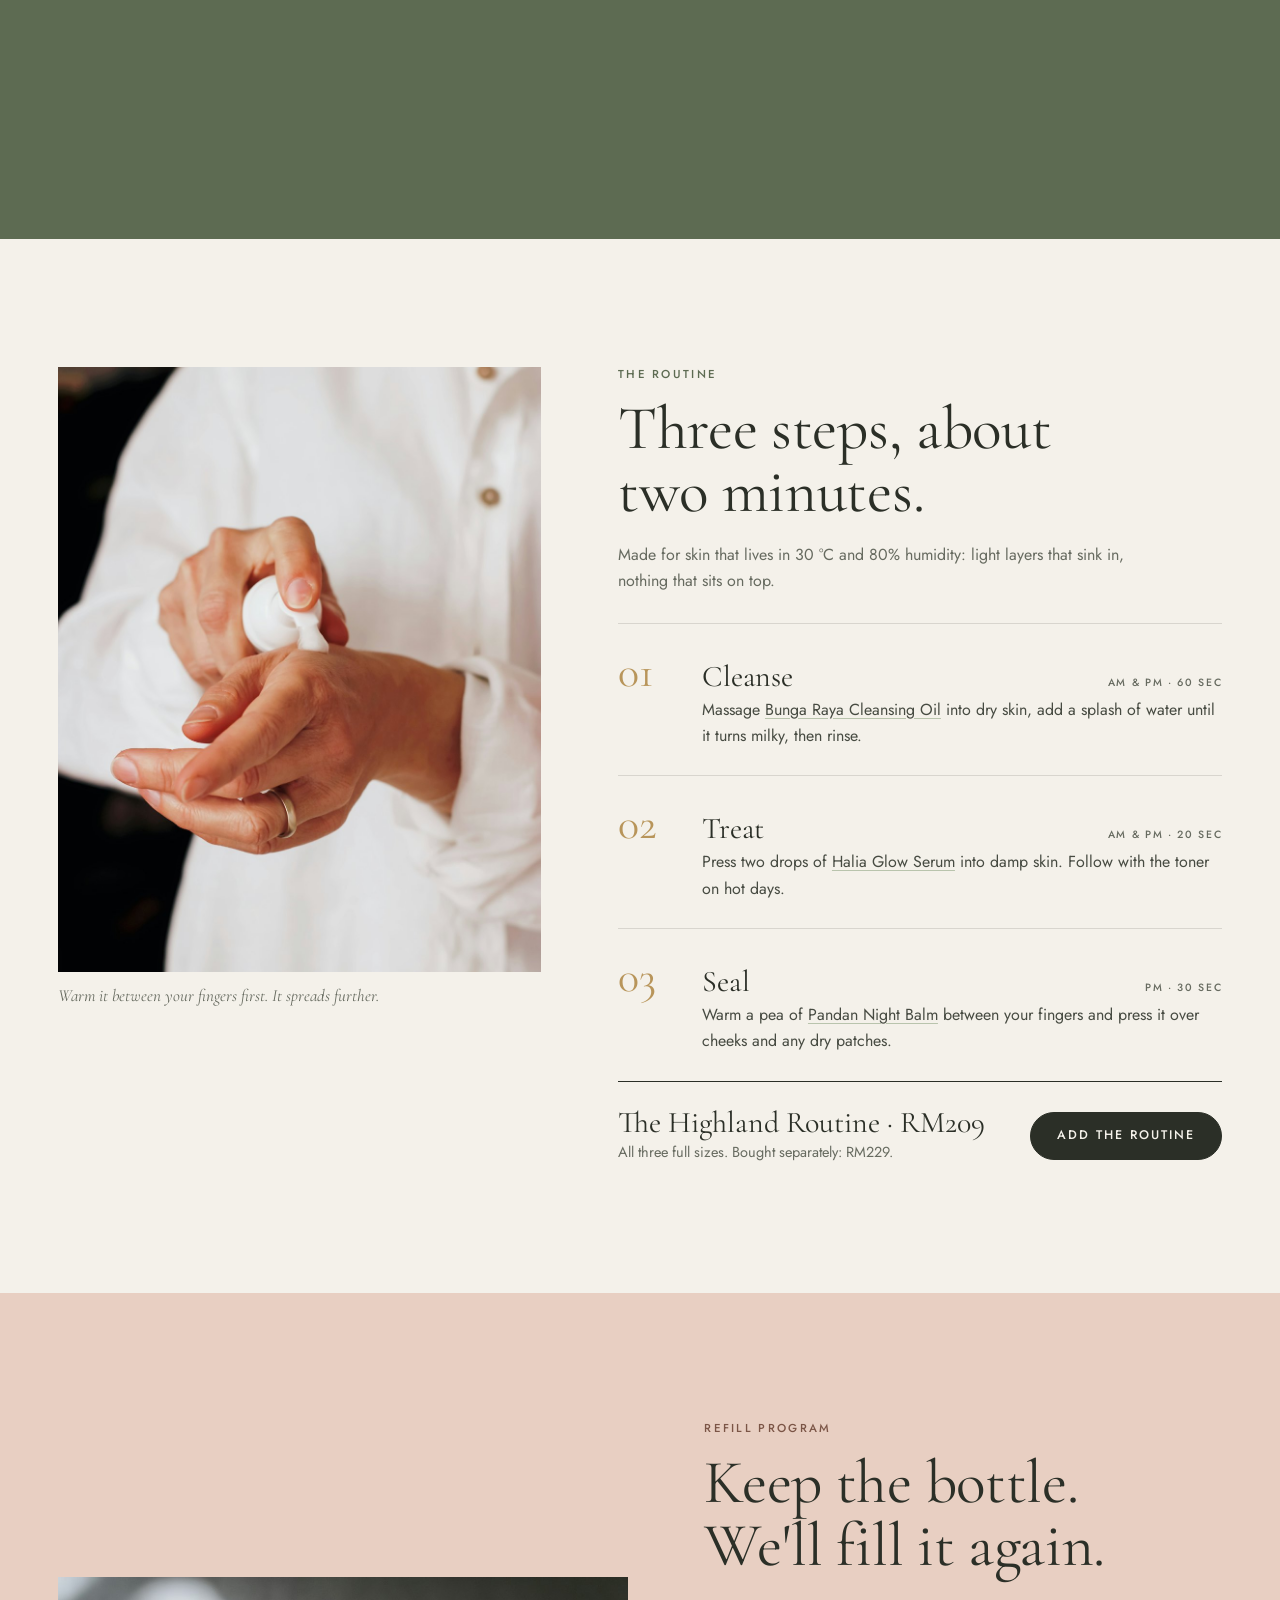
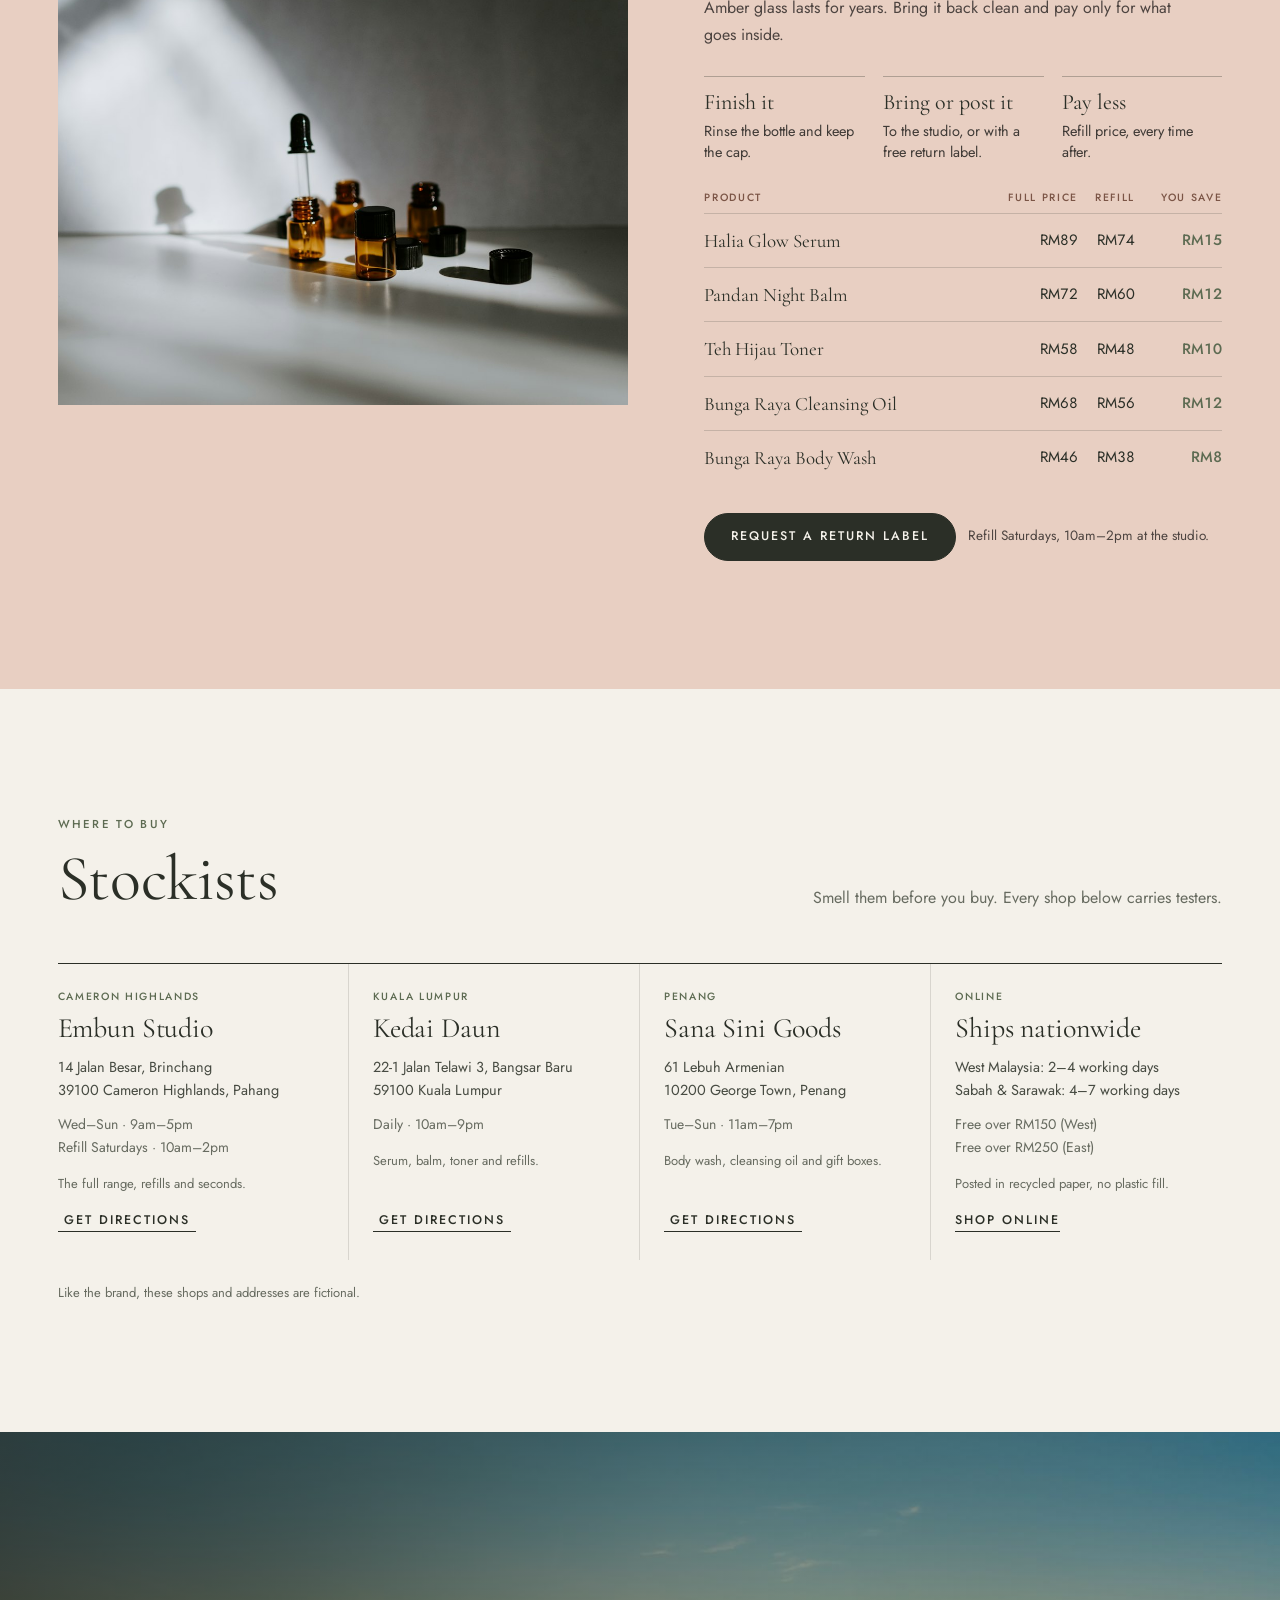
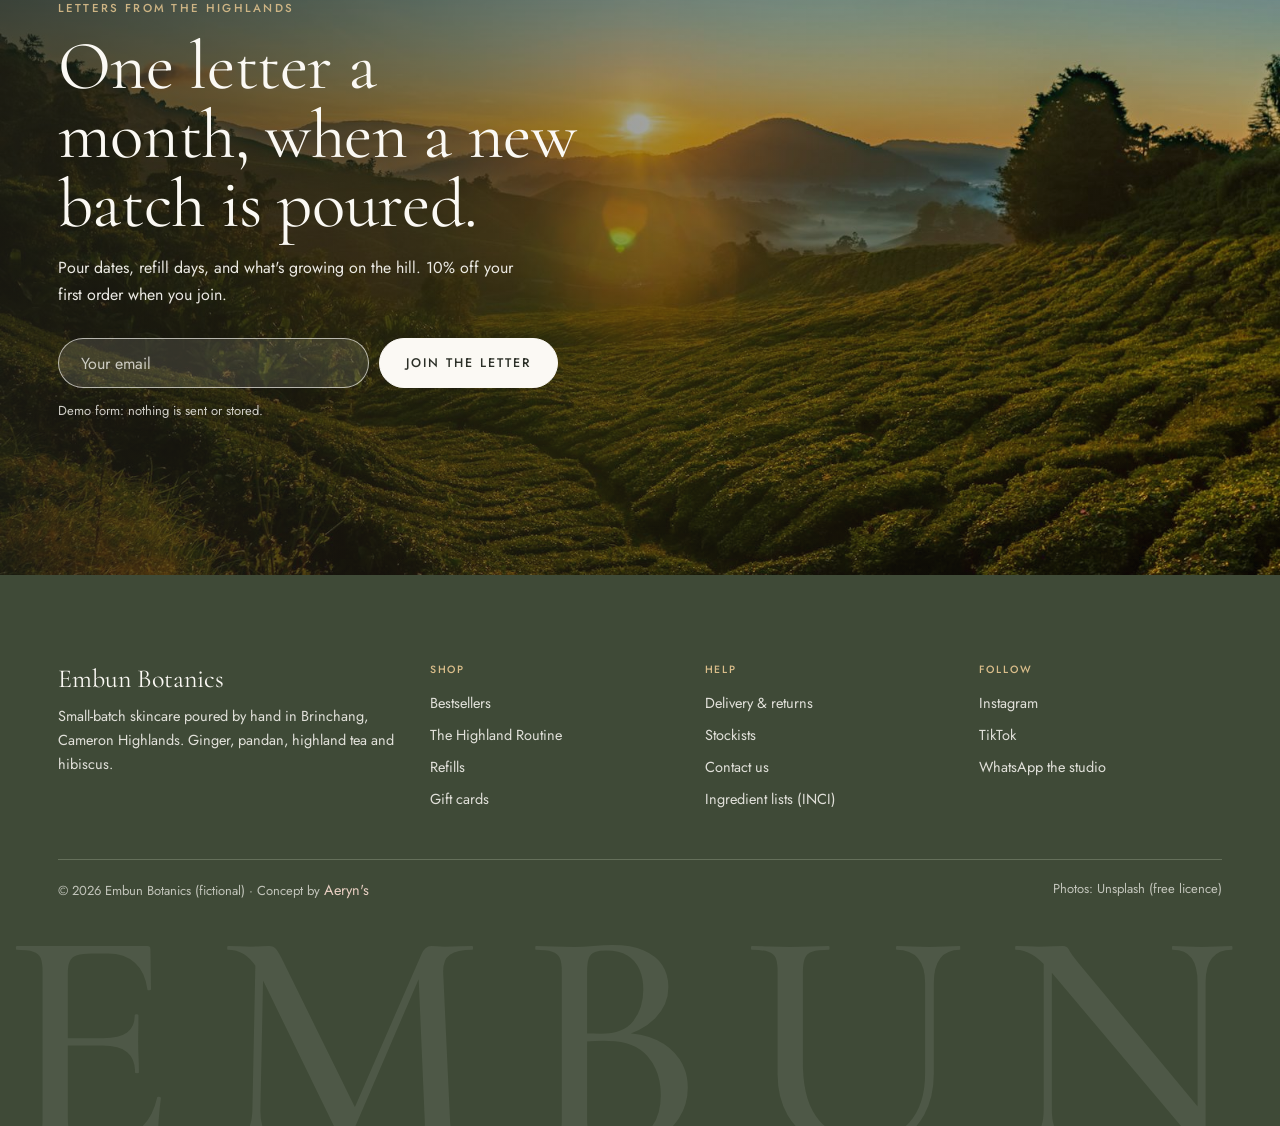
<file: work/embun/index.html>
<!doctype html>
<html lang="en-MY">
<head>
<meta charset="utf-8">
<meta name="viewport" content="width=device-width, initial-scale=1">
<meta name="robots" content="noindex">
<title>Embun Botanics · Small-batch skincare from Cameron Highlands · Concept site by Aeryn's</title>
<meta name="description" content="A concept shop by Aeryn's for a fictional skincare brand: ginger, pandan, highland tea and hibiscus, poured in small batches in Cameron Highlands.">
<meta name="theme-color" content="#f4f1ea">
<link rel="preconnect" href="https://fonts.googleapis.com">
<link rel="preconnect" href="https://fonts.gstatic.com" crossorigin>
<link href="https://fonts.googleapis.com/css2?family=Cormorant+Garamond:ital,wght@0,400;0,500;1,400&family=Jost:wght@300;400;500&display=swap" rel="stylesheet">
<link rel="stylesheet" href="styles.css">
<link rel="preload" as="image" href="assets/hero-highlands.jpg">
</head>
<body>
<div class="concept">Concept site by <a href="../../">Aeryn's</a>. Embun Botanics is a fictional brand; nothing here is for sale.</div>
<div class="announce">Free delivery over RM150 in West Malaysia · Refill Saturdays at the Brinchang studio</div>

<header class="hdr">
  <div class="wrap">
    <nav class="nav" aria-label="Main">
      <a href="#shop">Shop</a><a href="#ingredients">Ingredients</a><a href="#routine">Routine</a><a href="#refill">Refills</a><a href="#stockists">Stockists</a>
    </nav>
    <button class="menu-btn" aria-expanded="false" aria-controls="mnav">Menu</button>
    <a class="logo" href="#top" aria-label="Embun Botanics, back to top"><b>EMBUN</b><span>Botanics</span></a>
    <div class="hdr-r">
      <button class="txt" data-demo>Account</button>
      <button class="bag-btn" data-open-bag aria-controls="bag"><span class="lbl-t">Bag</span><span class="count num" aria-label="items in bag">0</span></button>
    </div>
  </div>
  <nav class="mnav" id="mnav" aria-label="Mobile">
    <a href="#shop">Shop</a><a href="#ingredients">Ingredients</a><a href="#routine">Routine</a><a href="#refill">Refills</a><a href="#stockists">Stockists</a>
  </nav>
</header>

<main id="top">
<section class="hero" aria-labelledby="hero-h">
  <img src="assets/hero-highlands.jpg" width="1600" height="898" alt="Tea terraces on a misty hillside in the Malaysian highlands">
  <div class="wrap">
    <div>
      <p class="eyebrow">Small-batch skincare · Cameron Highlands, Malaysia</p>
      <h1 id="hero-h">Skin care that starts with the morning dew.</h1>
      <p class="lead">Serums, balms and toners made with ginger, pandan, highland tea and hibiscus. Poured by hand in batches of 200, and made for humid days.</p>
      <div class="ctas">
        <a class="btn on-photo" href="#shop">Shop the bestsellers</a>
        <a class="btn line-light" href="#ingredients">See what's inside</a>
      </div>
    </div>
    <p class="cap">Tea terraces, early morning<span>Cameron Highlands · 1,500 m</span></p>
  </div>
</section>

<div class="promises">
  <ul>
    <li><b>Batches of 200</b>Every bottle carries its batch number and pour date.</li>
    <li><b>Four plants, one hour away</b>Grown in Pahang, most within an hour of the studio.</li>
    <li><b>Bring the bottle back</b>RM5 off every refill, at the studio or by post.</li>
    <li><b>Never tested on animals</b>No synthetic fragrance; the scent is the plant.</li>
  </ul>
</div>

<section class="sec" id="shop" aria-labelledby="shop-h">
  <div class="wrap">
    <div class="head rv">
      <div>
        <p class="eyebrow">Bestsellers</p>
        <h2 id="shop-h">The highland shelf</h2>
        <p class="sub">Six formulas, each built around one plant. Tap a bottle to see what's in it and how to use it.</p>
      </div>
      <div class="chips" role="group" aria-label="Filter products">
        <button class="chip" data-filter="all" aria-pressed="true">All 6</button>
        <button class="chip" data-filter="face" aria-pressed="false">Face</button>
        <button class="chip" data-filter="body" aria-pressed="false">Body</button>
        <button class="chip" data-filter="under60" aria-pressed="false">Under RM60</button>
      </div>
    </div>

    <div class="grid">
      <article class="prod rv" data-id="halia" data-cat="face">
        <button class="media" data-qv aria-label="Quick view: Halia Glow Serum">
          <span class="tag">Bestseller</span>
          <img src="assets/serum-halia.jpg" width="880" height="1100" alt="Amber glass dropper bottle on a stone plinth" loading="lazy">
          <span class="lbl serum" aria-hidden="true"><i>EMBUN</i><s></s><u>Halia</u><em>Glow serum · 30 ml</em></span>
          <span class="qv">Quick view</span>
        </button>
        <div class="info">
          <h3>Halia Glow Serum</h3><span class="price num">RM89</span>
          <p class="desc">Bentong ginger + 5% niacinamide · 30 ml</p>
          <div class="meta"><span class="batch num">Batch 031 · poured 9 Oct</span><button class="add" data-add>Add to bag</button></div>
        </div>
      </article>

      <article class="prod rv" data-id="pandan" data-cat="face">
        <button class="media" data-qv aria-label="Quick view: Pandan Night Balm">
          <img src="assets/balm-pandan.jpg" width="880" height="1100" alt="Frosted glass jar with a white lid beside a plain paper box" loading="lazy">
          <span class="lbl balm" aria-hidden="true"><i>EMBUN</i><u>Pandan</u></span>
          <span class="qv">Quick view</span>
        </button>
        <div class="info">
          <h3>Pandan Night Balm</h3><span class="price num">RM72</span>
          <p class="desc">Pandan leaf + shea, for dry patches · 50 g</p>
          <div class="meta"><span class="batch num">Batch 018 · poured 2 Oct</span><button class="add" data-add>Add to bag</button></div>
        </div>
      </article>

      <article class="prod rv" data-id="teh" data-cat="face under60">
        <button class="media" data-qv aria-label="Quick view: Teh Hijau Toner">
          <img src="assets/toner-teh.jpg" width="880" height="1100" alt="Tall amber dropper bottle on a marble table in soft light" loading="lazy">
          <span class="qv">Quick view</span>
        </button>
        <div class="info">
          <h3>Teh Hijau Toner</h3><span class="price num">RM58</span>
          <p class="desc">Highland green tea + rice water · 120 ml</p>
          <div class="meta"><span class="batch num">Batch 027 · poured 6 Oct</span><button class="add" data-add>Add to bag</button></div>
        </div>
      </article>

      <article class="prod rv" data-id="bunga" data-cat="face">
        <button class="media" data-qv aria-label="Quick view: Bunga Raya Cleansing Oil">
          <span class="tag">New batch</span>
          <img src="assets/oil-bunga.jpg" width="880" height="1100" alt="Amber glass bottle lying on loose-weave linen" loading="lazy">
          <span class="qv">Quick view</span>
        </button>
        <div class="info">
          <h3>Bunga Raya Cleansing Oil</h3><span class="price num">RM68</span>
          <p class="desc">Hibiscus + cold-pressed jojoba · 100 ml</p>
          <div class="meta"><span class="batch num">Batch 022 · poured 16 Oct</span><button class="add" data-add>Add to bag</button></div>
        </div>
      </article>

      <article class="prod rv" data-id="embun" data-cat="face">
        <button class="media" data-qv aria-label="Quick view: Embun Dew Cream">
          <span class="tag">Small batch</span>
          <img src="assets/cream-embun.jpg" width="880" height="1100" alt="Open jar of white gel-cream resting on grey river stone" loading="lazy">
          <span class="qv">Quick view</span>
        </button>
        <div class="info">
          <h3>Embun Dew Cream</h3><span class="price num">RM96</span>
          <p class="desc">Light gel-cream with tea + pandan · 50 ml</p>
          <div class="meta"><span class="batch num">Batch 009 · poured 12 Oct</span><button class="add" data-add>Add to bag</button></div>
        </div>
      </article>

      <article class="prod rv" data-id="wash" data-cat="body under60">
        <button class="media" data-qv aria-label="Quick view: Bunga Raya Body Wash">
          <img src="assets/wash-bunga.jpg" width="880" height="1100" alt="Blush-pink pump bottle on linen with palm-leaf shadows" loading="lazy">
          <span class="lbl wash" aria-hidden="true"><i>EMBUN</i><s></s><u>Bunga Raya</u><em>Body wash</em></span>
          <span class="qv">Quick view</span>
        </button>
        <div class="info">
          <h3>Bunga Raya Body Wash</h3><span class="price num">RM46</span>
          <p class="desc">Hibiscus + coconut-based cleansers · 300 ml</p>
          <div class="meta"><span class="batch num">Batch 040 · poured 30 Sep</span><button class="add" data-add>Add to bag</button></div>
        </div>
      </article>
    </div>
  </div>
</section>

<section class="sec" id="about" aria-labelledby="about-h" style="padding-top:0">
  <div class="wrap intro">
    <div class="big rv">
      <img src="assets/dew.jpg" width="1600" height="1067" alt="Dew drops beaded on bright green leaves" loading="lazy">
      <figure class="small" style="margin:0"><img src="assets/workshop.jpg" width="1000" height="1498" alt="A maker in gloves measuring liquids at a workbench of glass bottles and notebooks" loading="lazy"></figure>
    </div>
    <div class="copy rv">
      <p class="eyebrow">Why "Embun"</p>
      <h2 id="about-h">Embun is the Malay word for morning dew.</h2>
      <p>At six in the morning the tea terraces above Brinchang are soaked in it. That's when we cut the pandan and pick up the ginger, and by the afternoon it's in the pot.</p>
      <p>Two of us, one steam kettle and a shophouse workshop on Jalan Besar. We pour 200 bottles at a time, write the batch number on every label, and only pour again when the last batch is nearly gone.</p>
      <dl class="facts">
        <div><dt>Per batch</dt><dd class="num">200</dd></div>
        <div><dt>Plants</dt><dd class="num">4</dd></div>
        <div><dt>Altitude</dt><dd class="num">1,500 m</dd></div>
      </dl>
    </div>
  </div>
</section>

<section class="sec deep story" id="ingredients" aria-labelledby="ing-h">
  <div class="wrap">
    <div class="head rv">
      <div>
        <p class="eyebrow">The ingredient story</p>
        <h2 id="ing-h">Four plants, all from Pahang</h2>
        <p class="sub">Every formula is built around one of them. Short ingredient lists you can read, and no fragrance but the plant's own.</p>
      </div>
    </div>
    <div class="story-grid">
      <div class="story-pin" aria-hidden="true">
        <div class="dots"><i class="on"></i><i></i><i></i><i></i></div>
        <figure class="on"><img src="assets/ing-halia.jpg" width="900" height="1355" alt="" loading="lazy"><figcaption>Bentong, Pahang</figcaption></figure>
        <figure><img src="assets/ing-pandan.jpg" width="1200" height="800" alt="" loading="lazy"><figcaption>Ringlet, Cameron Highlands</figcaption></figure>
        <figure><img src="assets/ing-teh.jpg" width="1200" height="800" alt="" loading="lazy"><figcaption>Brinchang, 1,500 m</figcaption></figure>
        <figure><img src="assets/ing-bunga.jpg" width="900" height="1355" alt="" loading="lazy"><figcaption>Kuala Terla, Cameron Highlands</figcaption></figure>
      </div>
      <div class="ings">
        <article class="ing" data-step="0">
          <img class="mimg" src="assets/ing-halia.jpg" width="900" height="1355" alt="A pile of fresh ginger roots" loading="lazy">
          <span class="no">01 / 04</span>
          <h3>Halia</h3>
          <p class="en">Bentong ginger</p>
          <p class="body">Fibrous, fiery and famous across Malaysia. We slice the root thin and leave it in oil for three weeks, which pulls out the warming, brightening part without the sting.</p>
          <dl><dt>Grown</dt><dd>A family farm in Bentong, 90 minutes down the hill</dd><dt>Does</dt><dd>Brightens dull skin, evens tone</dd><dt>Find it in</dt><dd>Halia Glow Serum</dd></dl>
        </article>
        <article class="ing" data-step="1">
          <img class="mimg" src="assets/ing-pandan.jpg" width="1200" height="800" alt="Long green pandan leaves" loading="lazy">
          <span class="no">02 / 04</span>
          <h3>Pandan</h3>
          <p class="en">Screwpine leaf</p>
          <p class="body">The smell of every kuih stall. It grows along our neighbour's fence in Ringlet; we cut it the morning we pour, so the balm smells the way the leaf does.</p>
          <dl><dt>Grown</dt><dd>Ringlet, 20 minutes from the studio</dd><dt>Does</dt><dd>Soothes and calms, rich in antioxidants</dd><dt>Find it in</dt><dd>Pandan Night Balm, Embun Dew Cream</dd></dl>
        </article>
        <article class="ing" data-step="2">
          <img class="mimg" src="assets/ing-teh.jpg" width="1200" height="800" alt="Fresh tea leaves with water droplets" loading="lazy">
          <span class="no">03 / 04</span>
          <h3>Teh hijau</h3>
          <p class="en">Highland green tea</p>
          <p class="body">Young leaves from a small estate above Brinchang, steamed and dried within the day. Brewed strong, it becomes the base of the toner instead of plain water.</p>
          <dl><dt>Grown</dt><dd>Brinchang, at 1,500 m</dd><dt>Does</dt><dd>Calms redness, helps with shine</dd><dt>Find it in</dt><dd>Teh Hijau Toner, Embun Dew Cream</dd></dl>
        </article>
        <article class="ing" data-step="3">
          <img class="mimg" src="assets/ing-bunga.jpg" width="900" height="1355" alt="A red hibiscus flower in bloom" loading="lazy">
          <span class="no">04 / 04</span>
          <h3>Bunga raya</h3>
          <p class="en">Hibiscus, the national flower</p>
          <p class="body">Its petals carry gentle fruit acids. We dry them on racks in the studio for a week, then infuse them into oil and soap: a soft polish, never a scrub.</p>
          <dl><dt>Grown</dt><dd>Flower farms in Kuala Terla</dd><dt>Does</dt><dd>Gently lifts dead skin, adds glow</dd><dt>Find it in</dt><dd>Bunga Raya Cleansing Oil, Bunga Raya Body Wash</dd></dl>
        </article>
      </div>
    </div>
  </div>
</section>

<section class="sec" id="routine" aria-labelledby="routine-h">
  <div class="wrap routine">
    <div class="photo rv">
      <img src="assets/routine-hands.jpg" width="1000" height="1500" alt="Hands in a linen shirt warming a pump of lotion between the fingers" loading="lazy">
      <p>Warm it between your fingers first. It spreads further.</p>
    </div>
    <div class="rv">
      <p class="eyebrow">The routine</p>
      <h2 id="routine-h">Three steps, about two minutes.</h2>
      <p class="lead">Made for skin that lives in 30 °C and 80% humidity: light layers that sink in, nothing that sits on top.</p>
      <ol class="steps">
        <li><h3>Cleanse</h3><span class="when">AM &amp; PM · 60 sec</span><p>Massage <a href="#shop" data-qv-id="bunga">Bunga Raya Cleansing Oil</a> into dry skin, add a splash of water until it turns milky, then rinse.</p></li>
        <li><h3>Treat</h3><span class="when">AM &amp; PM · 20 sec</span><p>Press two drops of <a href="#shop" data-qv-id="halia">Halia Glow Serum</a> into damp skin. Follow with the toner on hot days.</p></li>
        <li><h3>Seal</h3><span class="when">PM · 30 sec</span><p>Warm a pea of <a href="#shop" data-qv-id="pandan">Pandan Night Balm</a> between your fingers and press it over cheeks and any dry patches.</p></li>
      </ol>
      <div class="bundle">
        <div><b class="num">The Highland Routine · RM209</b><span>All three full sizes. Bought separately: RM229.</span></div>
        <button class="btn" data-add-bundle>Add the routine</button>
      </div>
    </div>
  </div>
</section>

<section class="sec refill" id="refill" aria-labelledby="refill-h">
  <div class="wrap refill-grid">
    <div class="photo rv"><img src="assets/refill-bottles.jpg" width="1200" height="832" alt="Empty amber glass bottles and caps lined up in a beam of light" loading="lazy"></div>
    <div class="rv">
      <p class="eyebrow">Refill program</p>
      <h2 id="refill-h">Keep the bottle. We'll fill it again.</h2>
      <p class="lead">Amber glass lasts for years. Bring it back clean and pay only for what goes inside.</p>
      <ol class="how">
        <li><b>Finish it</b>Rinse the bottle and keep the cap.</li>
        <li><b>Bring or post it</b>To the studio, or with a free return label.</li>
        <li><b>Pay less</b>Refill price, every time after.</li>
      </ol>
      <table class="prices">
        <thead><tr><th>Product</th><th>Full price</th><th>Refill</th><th>You save</th></tr></thead>
        <tbody>
          <tr><td>Halia Glow Serum</td><td>RM89</td><td>RM74</td><td class="save">RM15</td></tr>
          <tr><td>Pandan Night Balm</td><td>RM72</td><td>RM60</td><td class="save">RM12</td></tr>
          <tr><td>Teh Hijau Toner</td><td>RM58</td><td>RM48</td><td class="save">RM10</td></tr>
          <tr><td>Bunga Raya Cleansing Oil</td><td>RM68</td><td>RM56</td><td class="save">RM12</td></tr>
          <tr><td>Bunga Raya Body Wash</td><td>RM46</td><td>RM38</td><td class="save">RM8</td></tr>
        </tbody>
      </table>
      <div class="ctas" style="display:flex;flex-wrap:wrap;gap:12px;align-items:center">
        <button class="btn" data-demo>Request a return label</button>
        <span style="font-size:13.5px;color:#4d4440">Refill Saturdays, 10am–2pm at the studio.</span>
      </div>
    </div>
  </div>
</section>

<section class="sec" id="stockists" aria-labelledby="stock-h">
  <div class="wrap">
    <div class="head rv">
      <div>
        <p class="eyebrow">Where to buy</p>
        <h2 id="stock-h">Stockists</h2>
      </div>
      <p class="sub" style="margin:0">Smell them before you buy. Every shop below carries testers.</p>
    </div>
    <div class="stock rv">
      <div class="shop">
        <p class="city">Cameron Highlands</p>
        <h3>Embun Studio</h3>
        <address>14 Jalan Besar, Brinchang<br>39100 Cameron Highlands, Pahang</address>
        <p class="hrs">Wed–Sun · 9am–5pm<br>Refill Saturdays · 10am–2pm</p>
        <p class="carries">The full range, refills and seconds.</p>
        <button class="link" data-demo>Get directions</button>
      </div>
      <div class="shop">
        <p class="city">Kuala Lumpur</p>
        <h3>Kedai Daun</h3>
        <address>22-1 Jalan Telawi 3, Bangsar Baru<br>59100 Kuala Lumpur</address>
        <p class="hrs">Daily · 10am–9pm</p>
        <p class="carries">Serum, balm, toner and refills.</p>
        <button class="link" data-demo>Get directions</button>
      </div>
      <div class="shop">
        <p class="city">Penang</p>
        <h3>Sana Sini Goods</h3>
        <address>61 Lebuh Armenian<br>10200 George Town, Penang</address>
        <p class="hrs">Tue–Sun · 11am–7pm</p>
        <p class="carries">Body wash, cleansing oil and gift boxes.</p>
        <button class="link" data-demo>Get directions</button>
      </div>
      <div class="shop">
        <p class="city">Online</p>
        <h3>Ships nationwide</h3>
        <address>West Malaysia: 2–4 working days<br>Sabah &amp; Sarawak: 4–7 working days</address>
        <p class="hrs">Free over RM150 (West)<br>Free over RM250 (East)</p>
        <p class="carries">Posted in recycled paper, no plastic fill.</p>
        <a class="link" href="#shop">Shop online</a>
      </div>
    </div>
    <p class="note">Like the brand, these shops and addresses are fictional.</p>
  </div>
</section>

<section class="news" aria-labelledby="news-h">
  <img src="assets/sunrise.jpg" width="1600" height="1067" alt="" loading="lazy">
  <div class="wrap rv">
    <p class="eyebrow">Letters from the highlands</p>
    <h2 id="news-h">One letter a month, when a new batch is poured.</h2>
    <p>Pour dates, refill days, and what's growing on the hill. 10% off your first order when you join.</p>
    <form data-demo-form>
      <label class="sr" for="email">Email address</label>
      <input id="email" type="email" placeholder="Your email" autocomplete="off">
      <button class="btn on-photo" type="submit">Join the letter</button>
    </form>
    <small>Demo form: nothing is sent or stored.</small>
  </div>
</section>
</main>

<footer class="foot">
  <div class="wrap">
    <div class="foot-grid">
      <div class="about"><b>Embun Botanics</b>Small-batch skincare poured by hand in Brinchang, Cameron Highlands. Ginger, pandan, highland tea and hibiscus.</div>
      <div><h4>Shop</h4><ul><li><a href="#shop">Bestsellers</a></li><li><a href="#routine">The Highland Routine</a></li><li><a href="#refill">Refills</a></li><li><button class="flink" data-demo>Gift cards</button></li></ul></div>
      <div><h4>Help</h4><ul><li><button class="flink" data-demo>Delivery &amp; returns</button></li><li><a href="#stockists">Stockists</a></li><li><button class="flink" data-demo>Contact us</button></li><li><button class="flink" data-demo>Ingredient lists (INCI)</button></li></ul></div>
      <div><h4>Follow</h4><ul><li><button class="flink" data-demo>Instagram</button></li><li><button class="flink" data-demo>TikTok</button></li><li><button class="flink" data-demo>WhatsApp the studio</button></li></ul></div>
    </div>
    <div class="legal"><span>© 2026 Embun Botanics (fictional) · Concept by <a href="../../">Aeryn's</a></span><span>Photos: Unsplash (free licence)</span></div>
  </div>
  <div class="wordmark" aria-hidden="true">EMBUN</div>
</footer>

<div class="scrim" data-close></div>

<aside class="drawer" id="qv" role="dialog" aria-modal="true" aria-labelledby="qv-title" aria-hidden="true">
  <div class="d-head"><h2>Quick view</h2><button class="x" data-close aria-label="Close quick view">&times;</button></div>
  <div class="d-body" id="qv-body"></div>
  <div class="d-foot"><div class="qv-add"><span class="p num" id="qv-price"></span><button class="btn" id="qv-add">Add to bag</button></div></div>
</aside>

<aside class="drawer" id="bag" role="dialog" aria-modal="true" aria-labelledby="bag-title" aria-hidden="true">
  <div class="d-head"><h2 id="bag-title">Your bag</h2><button class="x" data-close aria-label="Close bag">&times;</button></div>
  <div class="ship" id="ship"></div>
  <div class="d-body" id="bag-body"></div>
  <div class="d-foot">
    <div class="sum"><span>Subtotal</span><b class="num" id="bag-sub">RM0</b></div>
    <small>Demo bag: nothing is charged. Delivery is worked out at checkout.</small>
    <button class="btn wide" data-demo>Checkout</button>
  </div>
</aside>

<div class="toast" role="status" aria-live="polite">This is a concept site, so nothing is sold here. Like it? <a href="../../#contact">Get one made.</a></div>
<script src="app.js"></script>
</body>
</html>
</file>
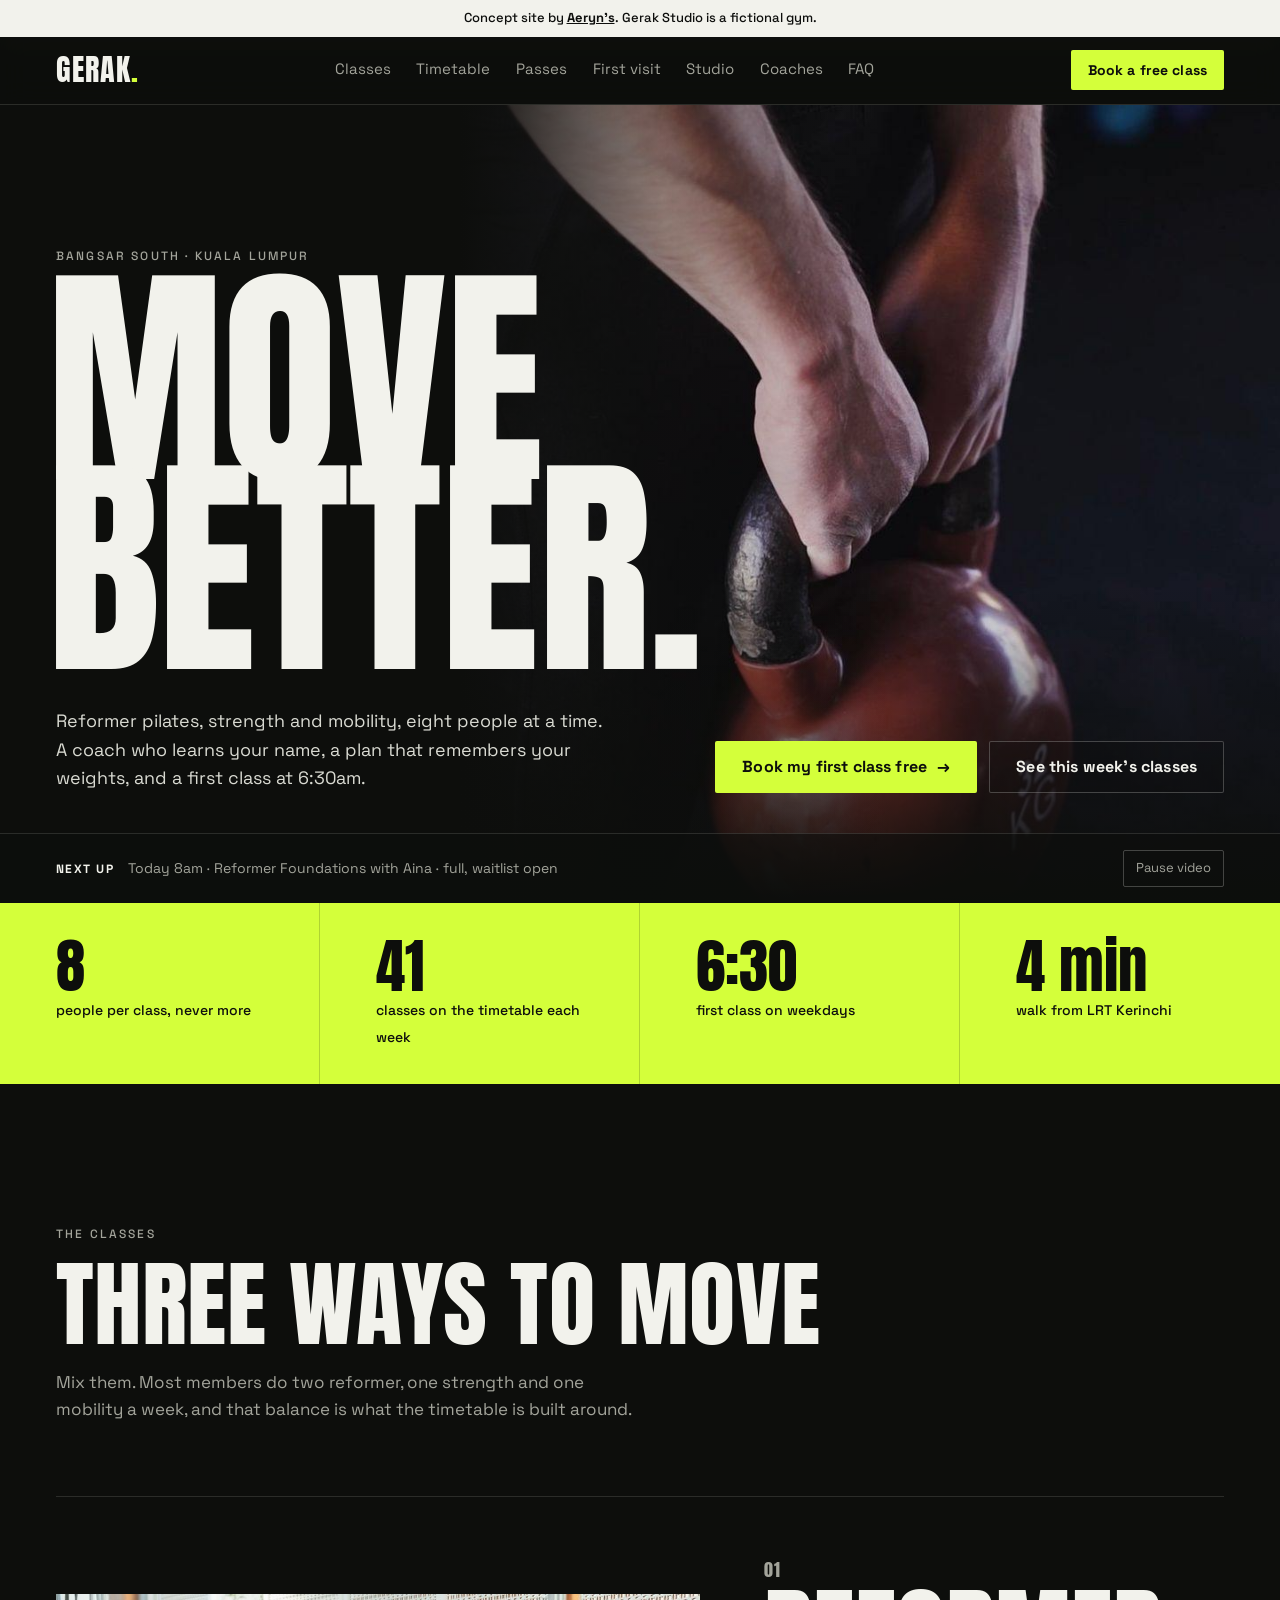
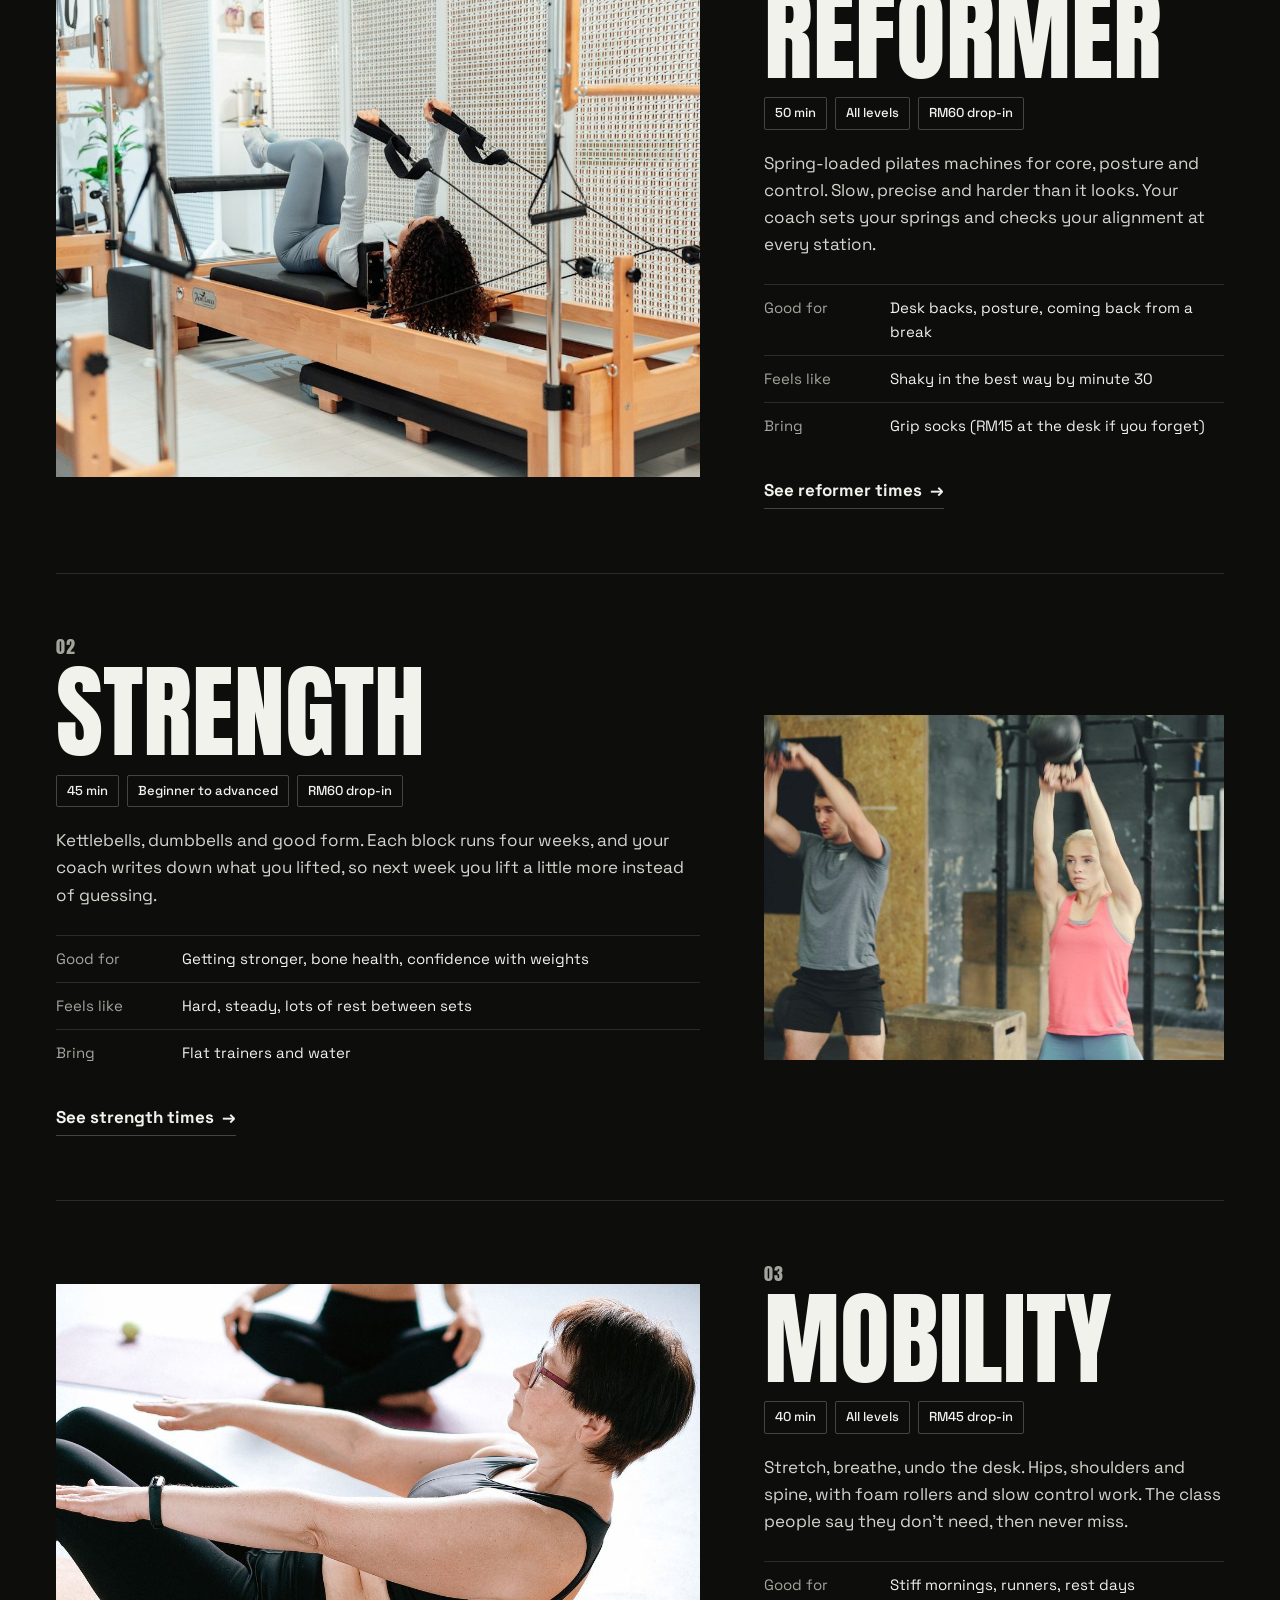
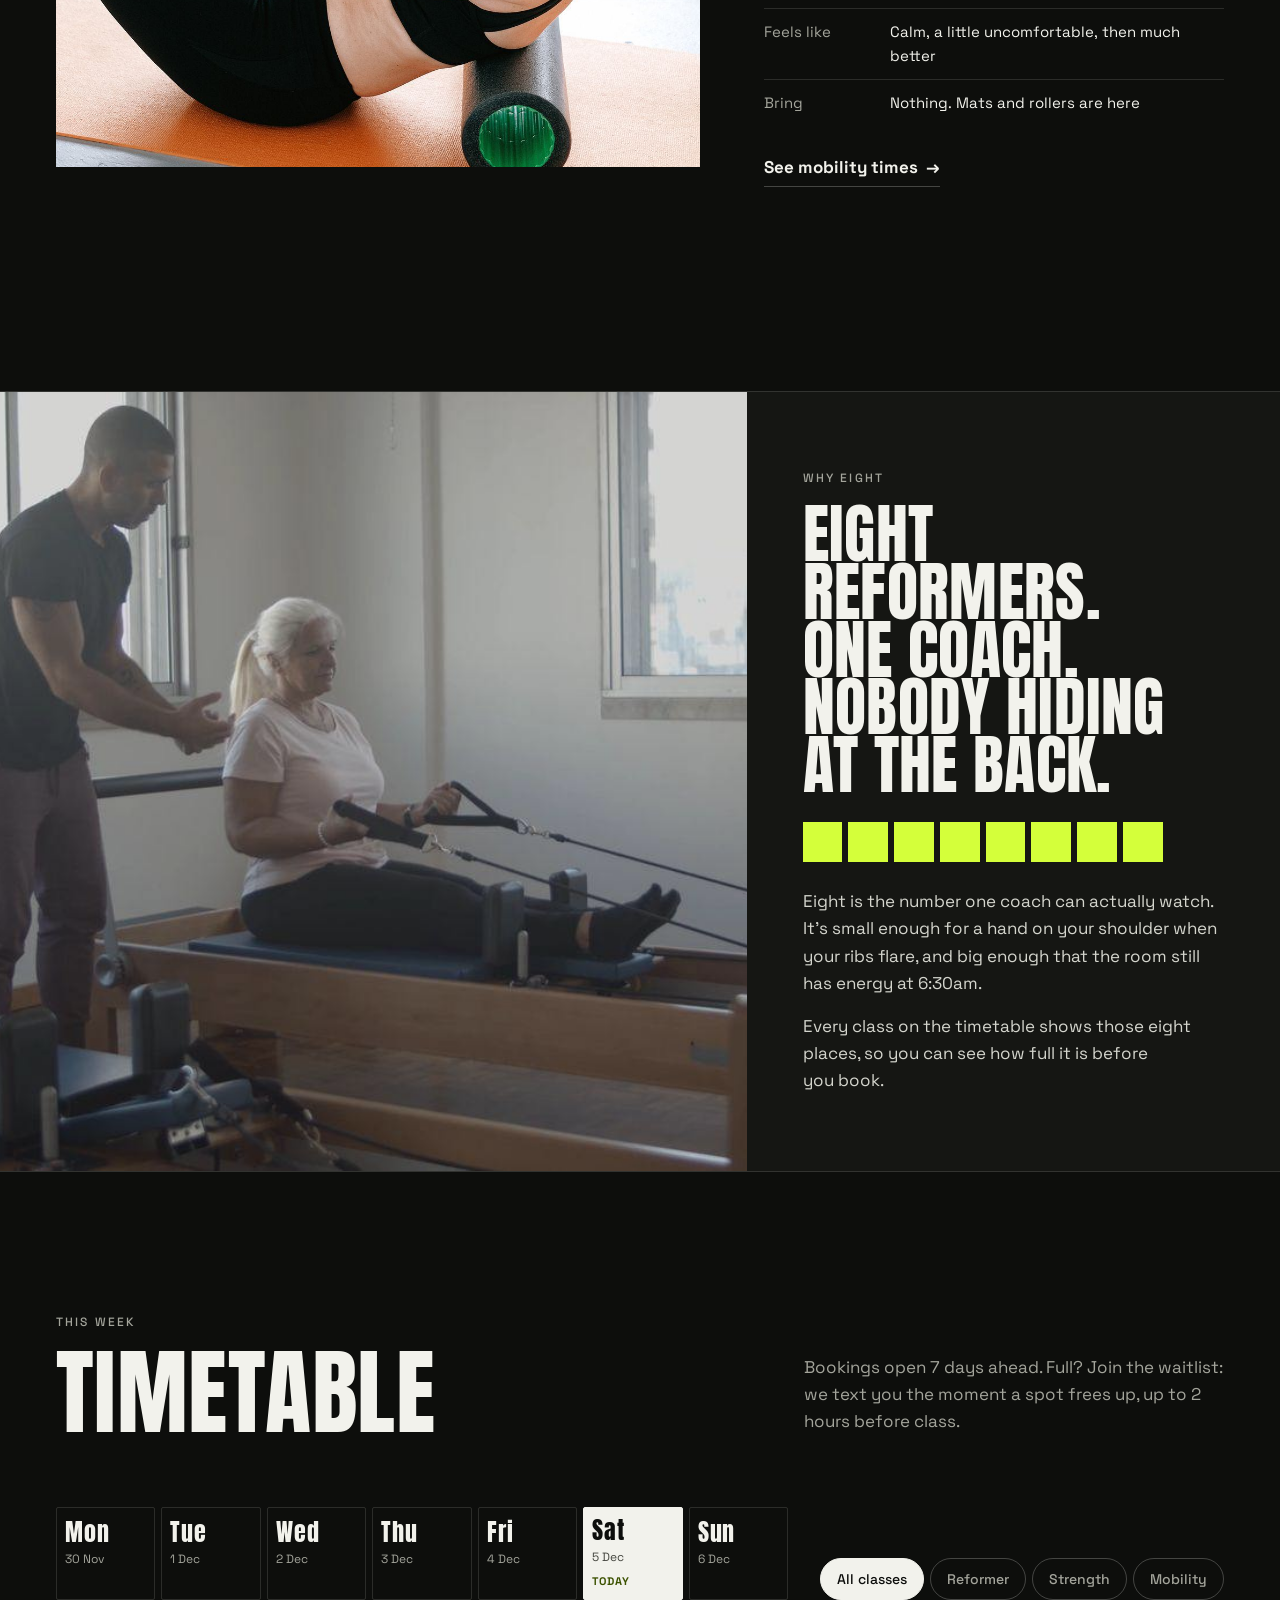
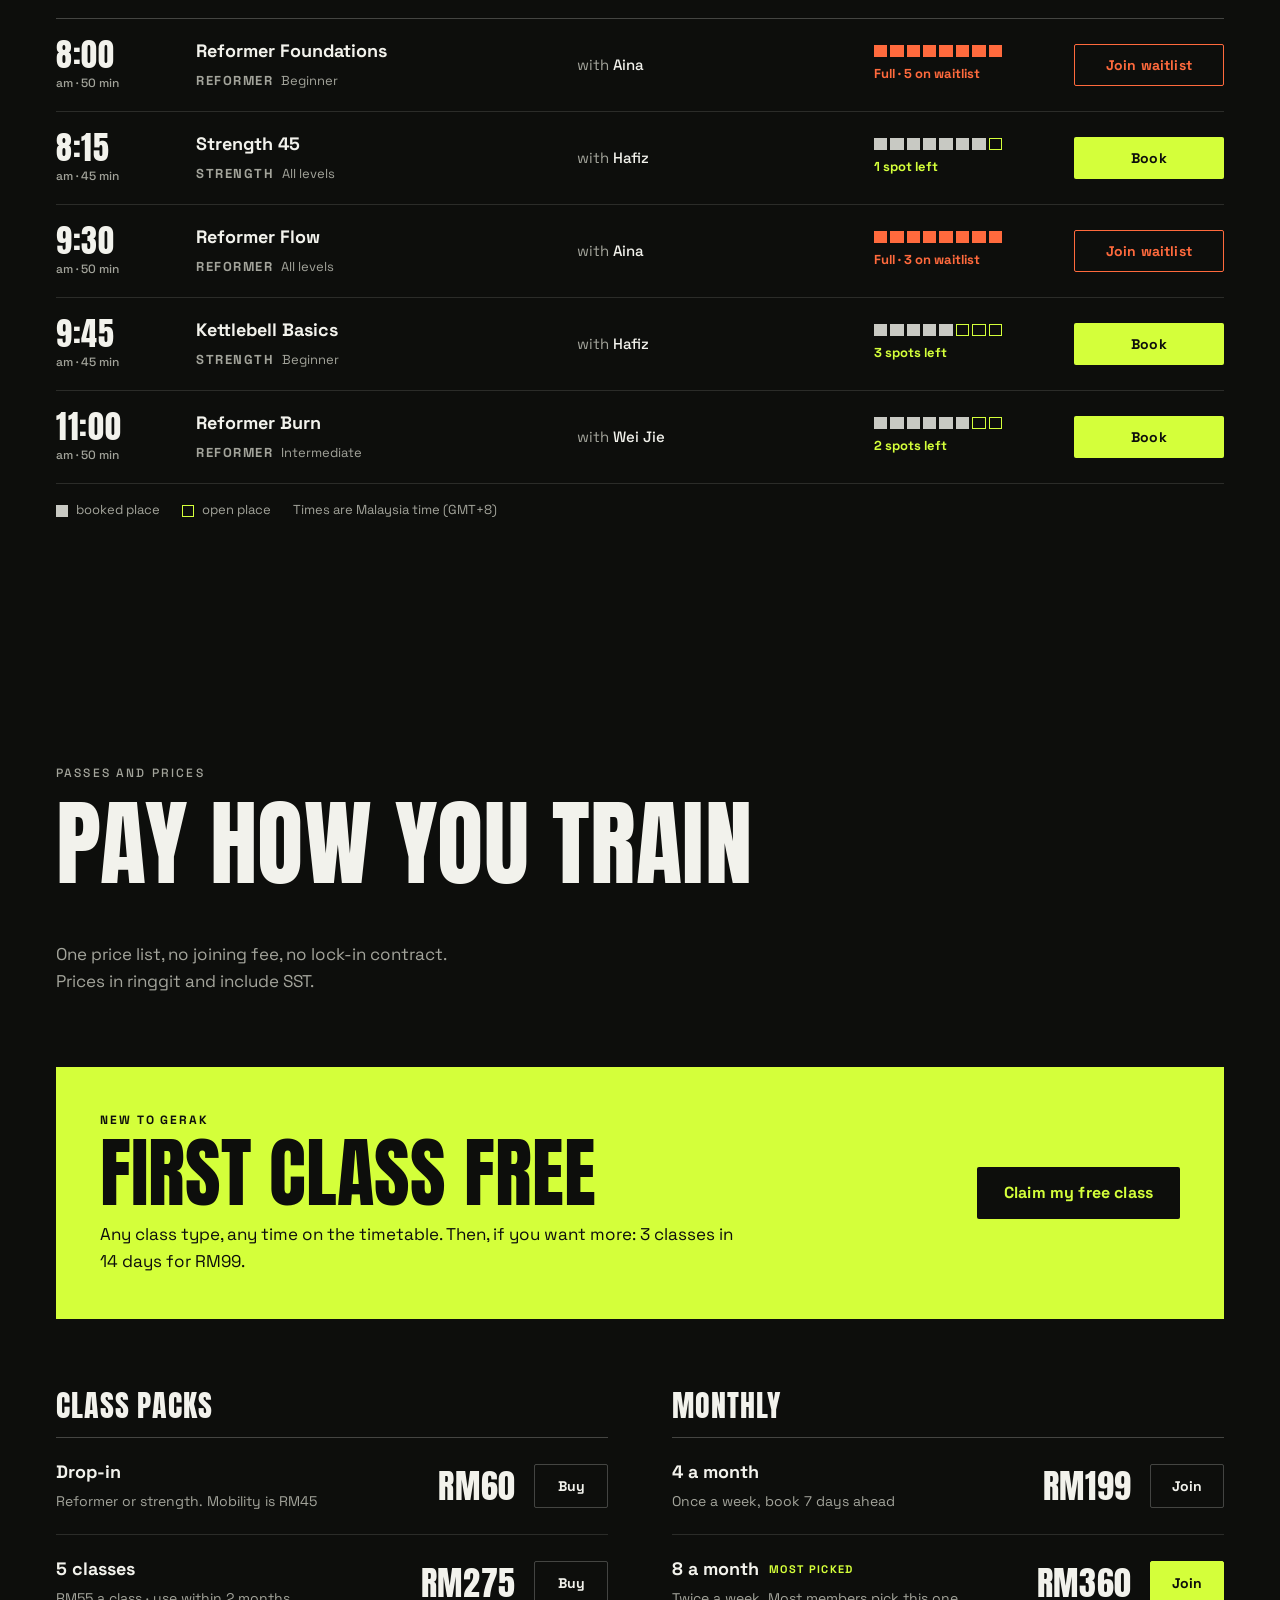
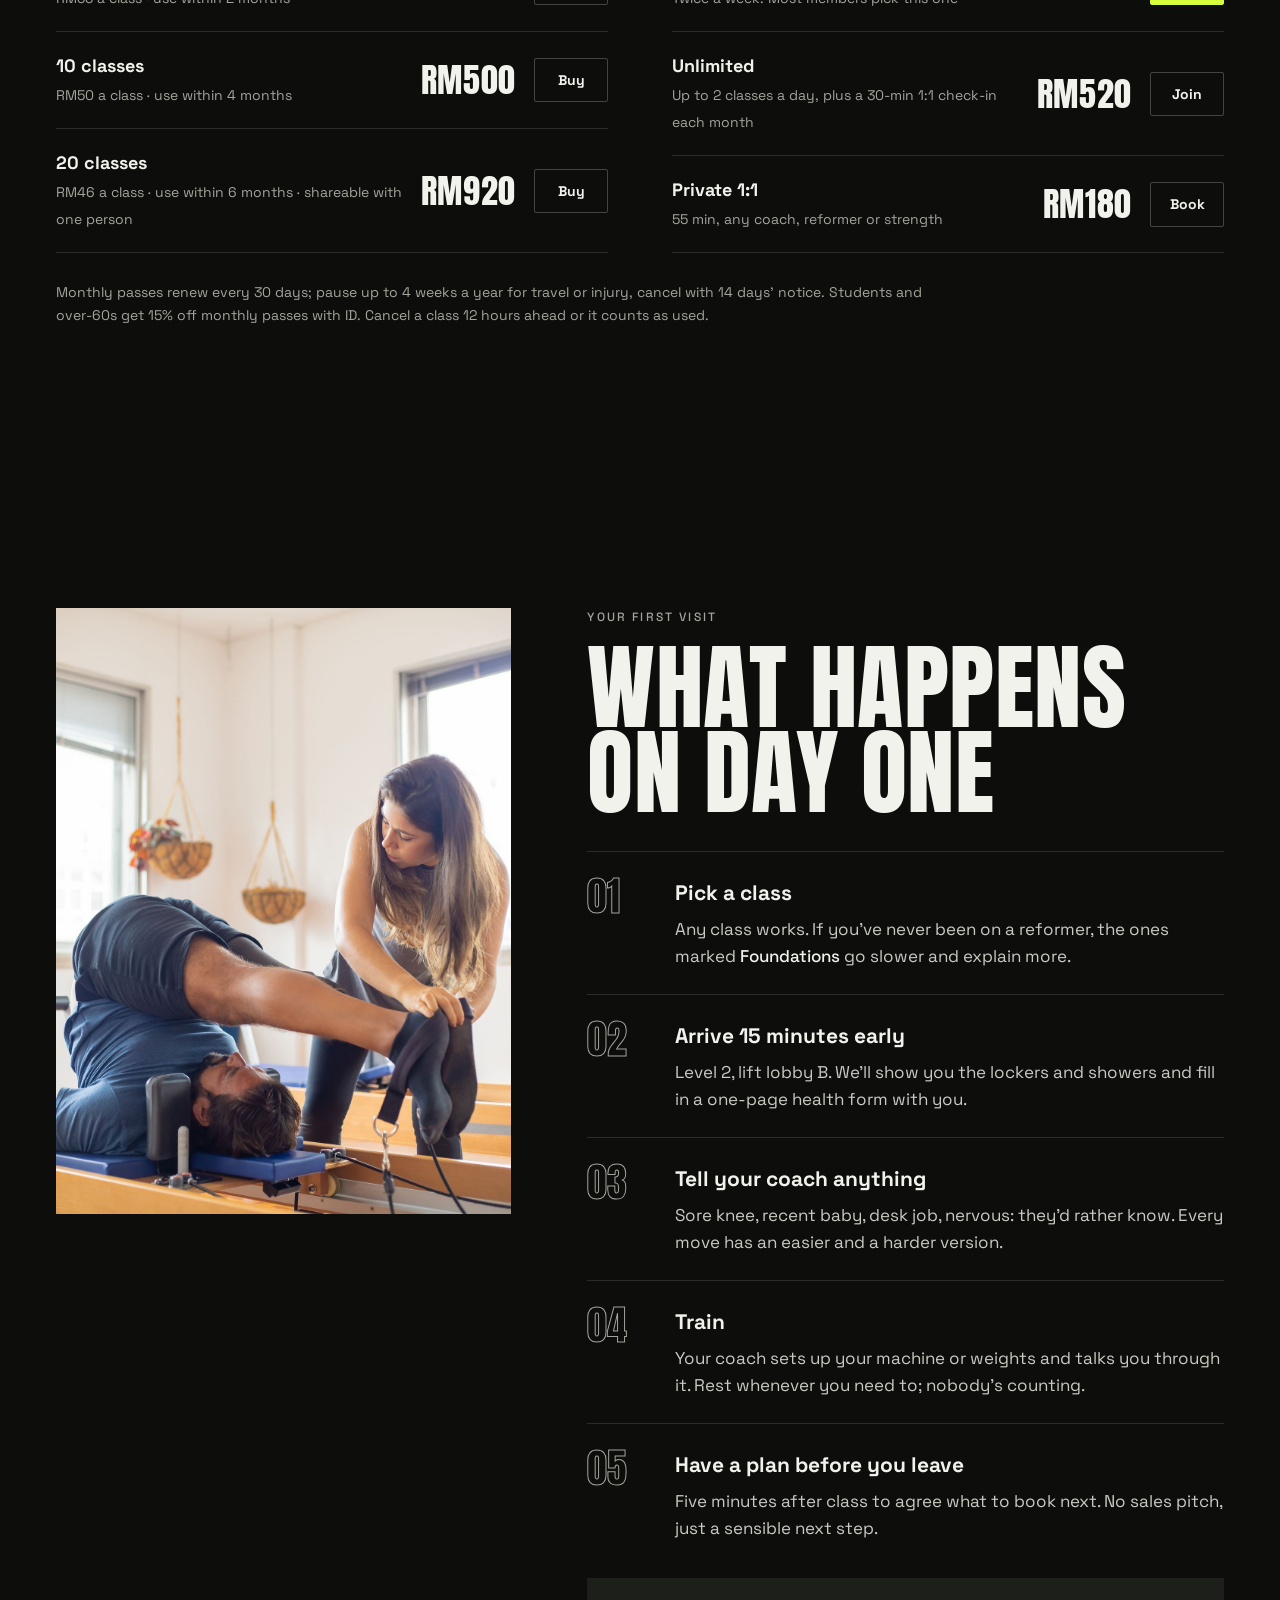
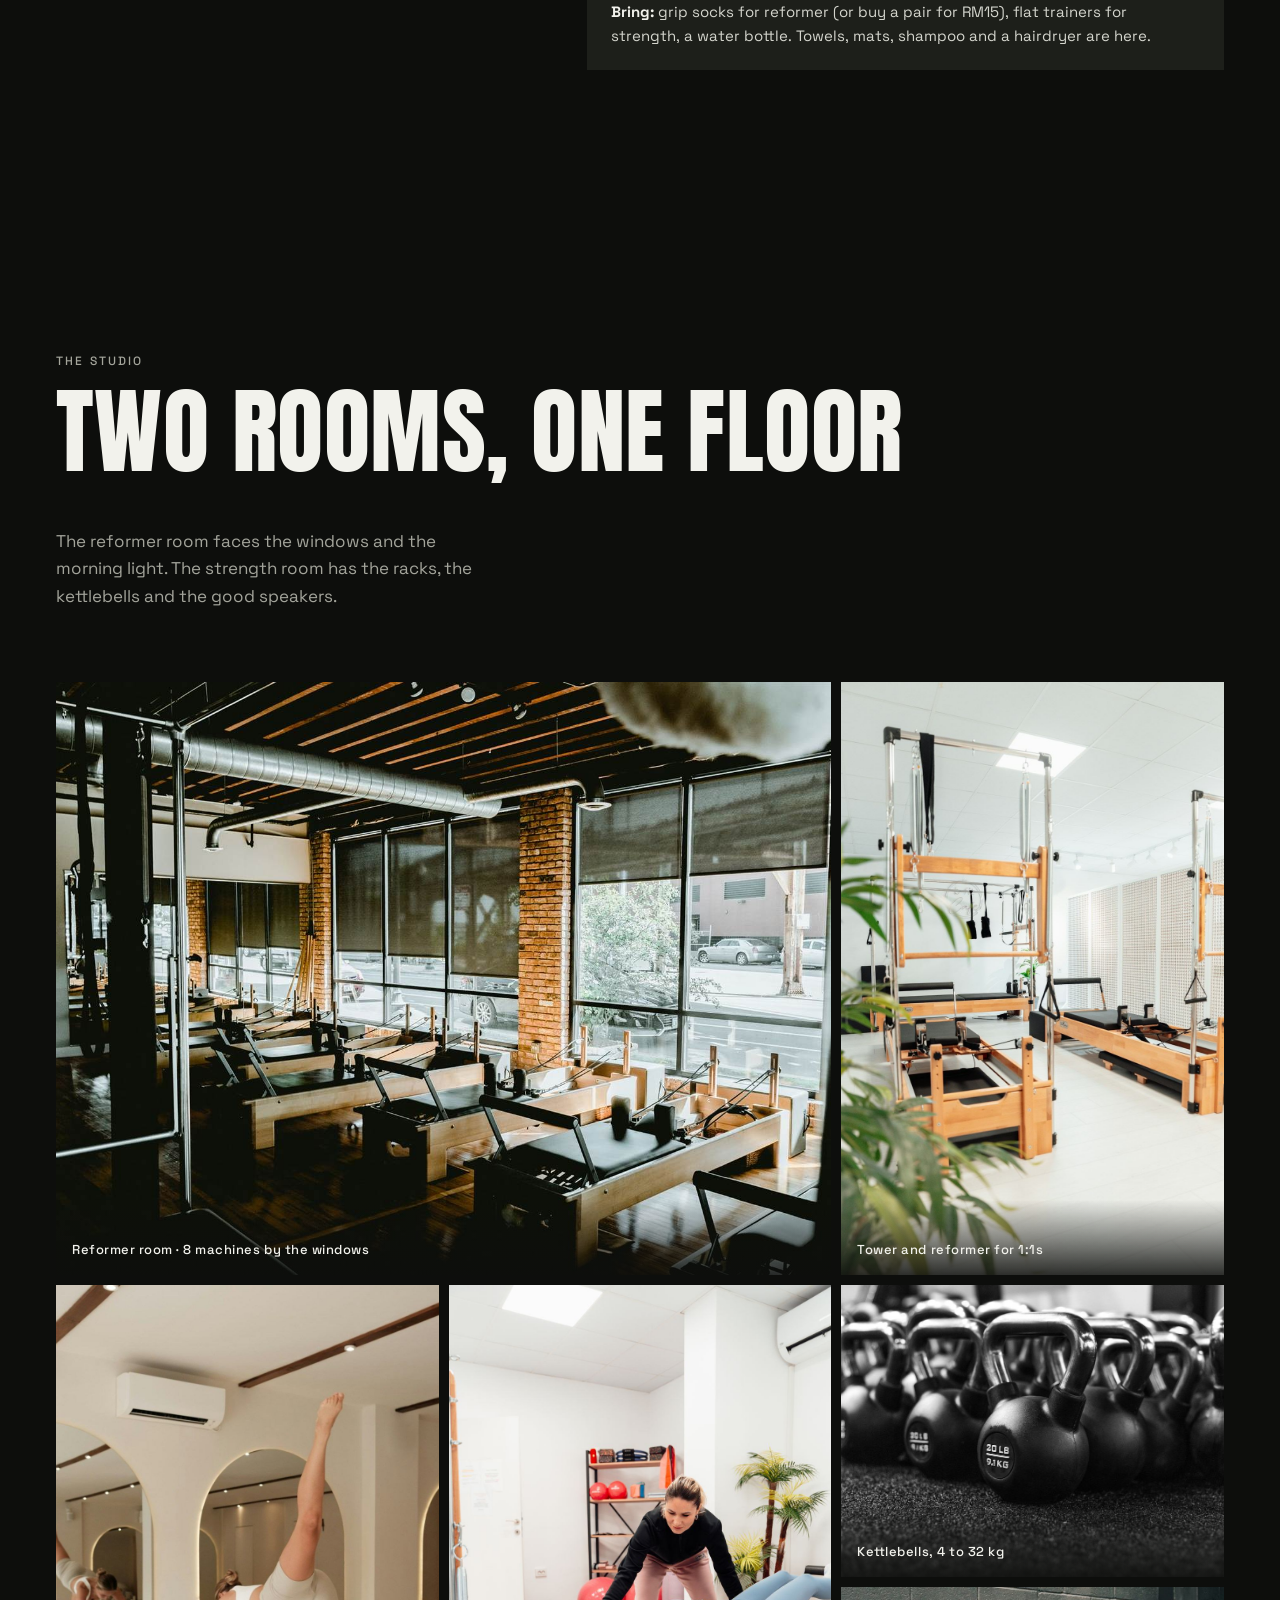
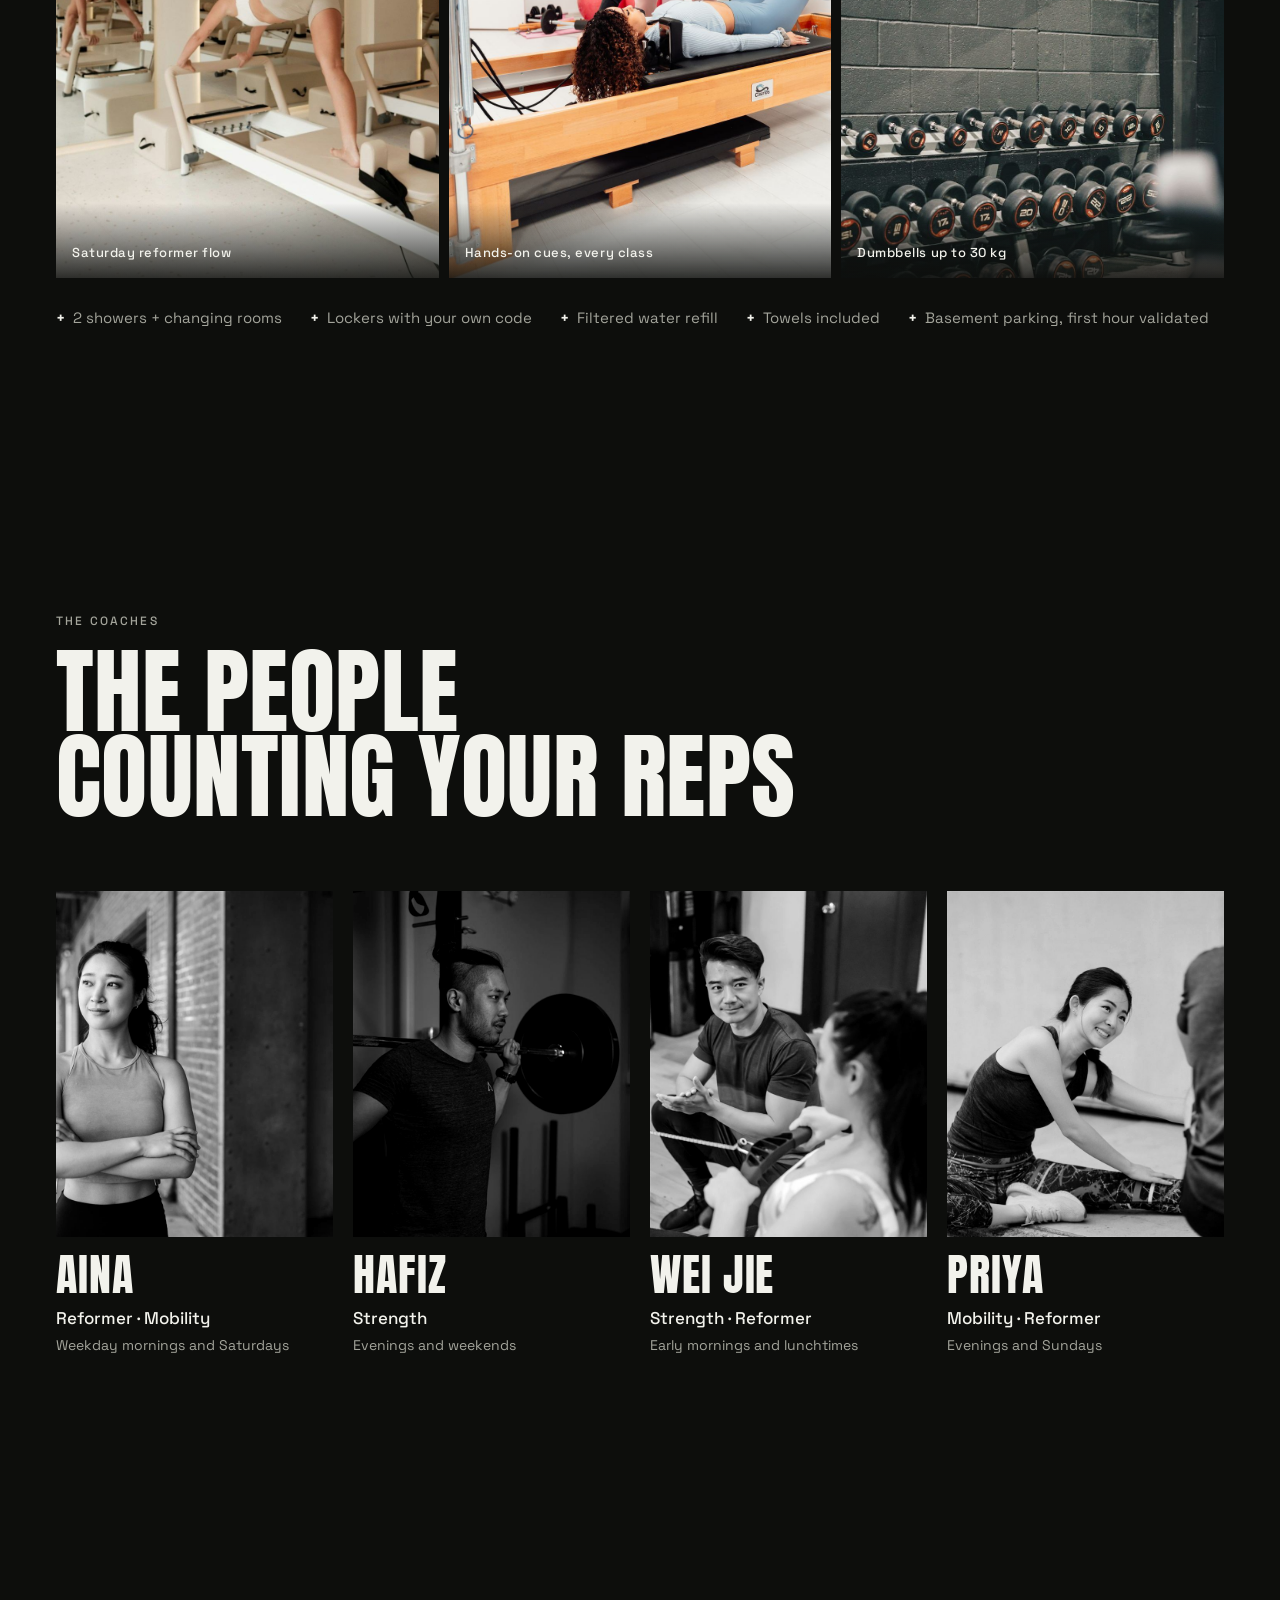
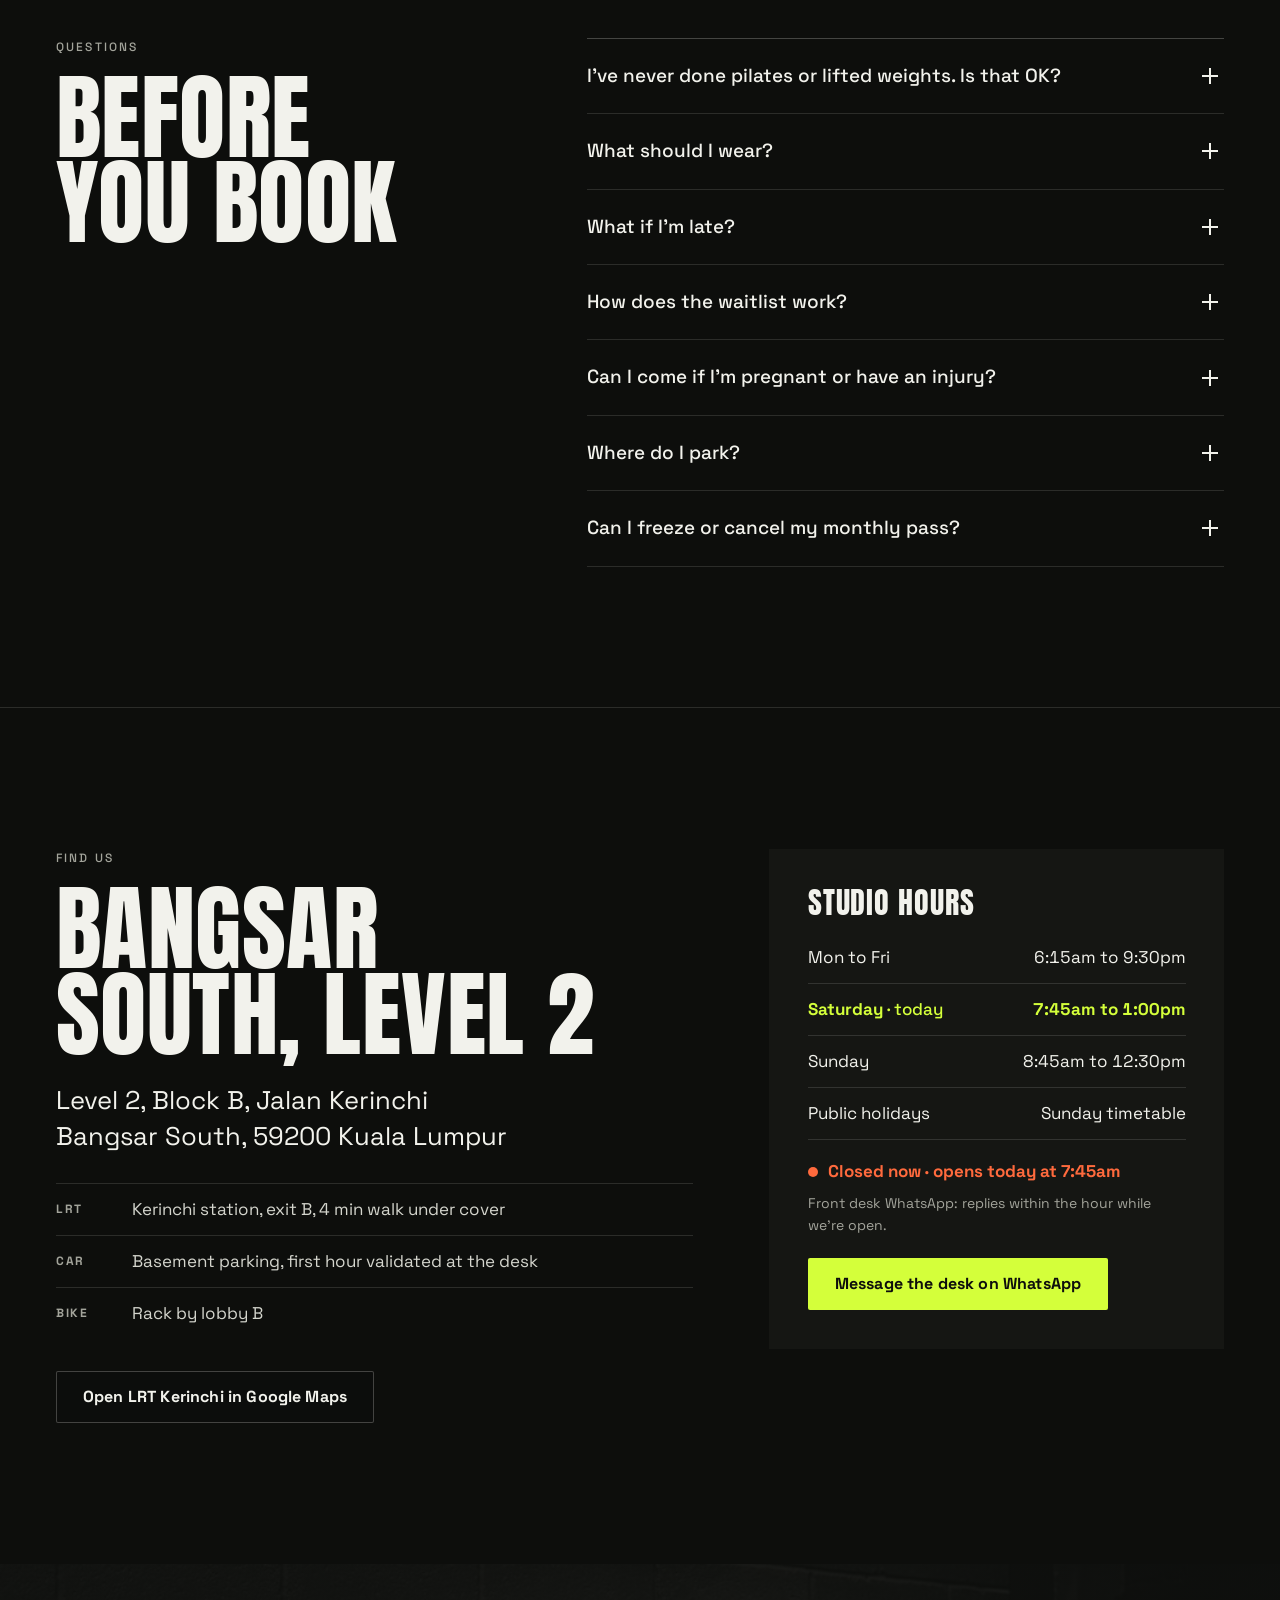
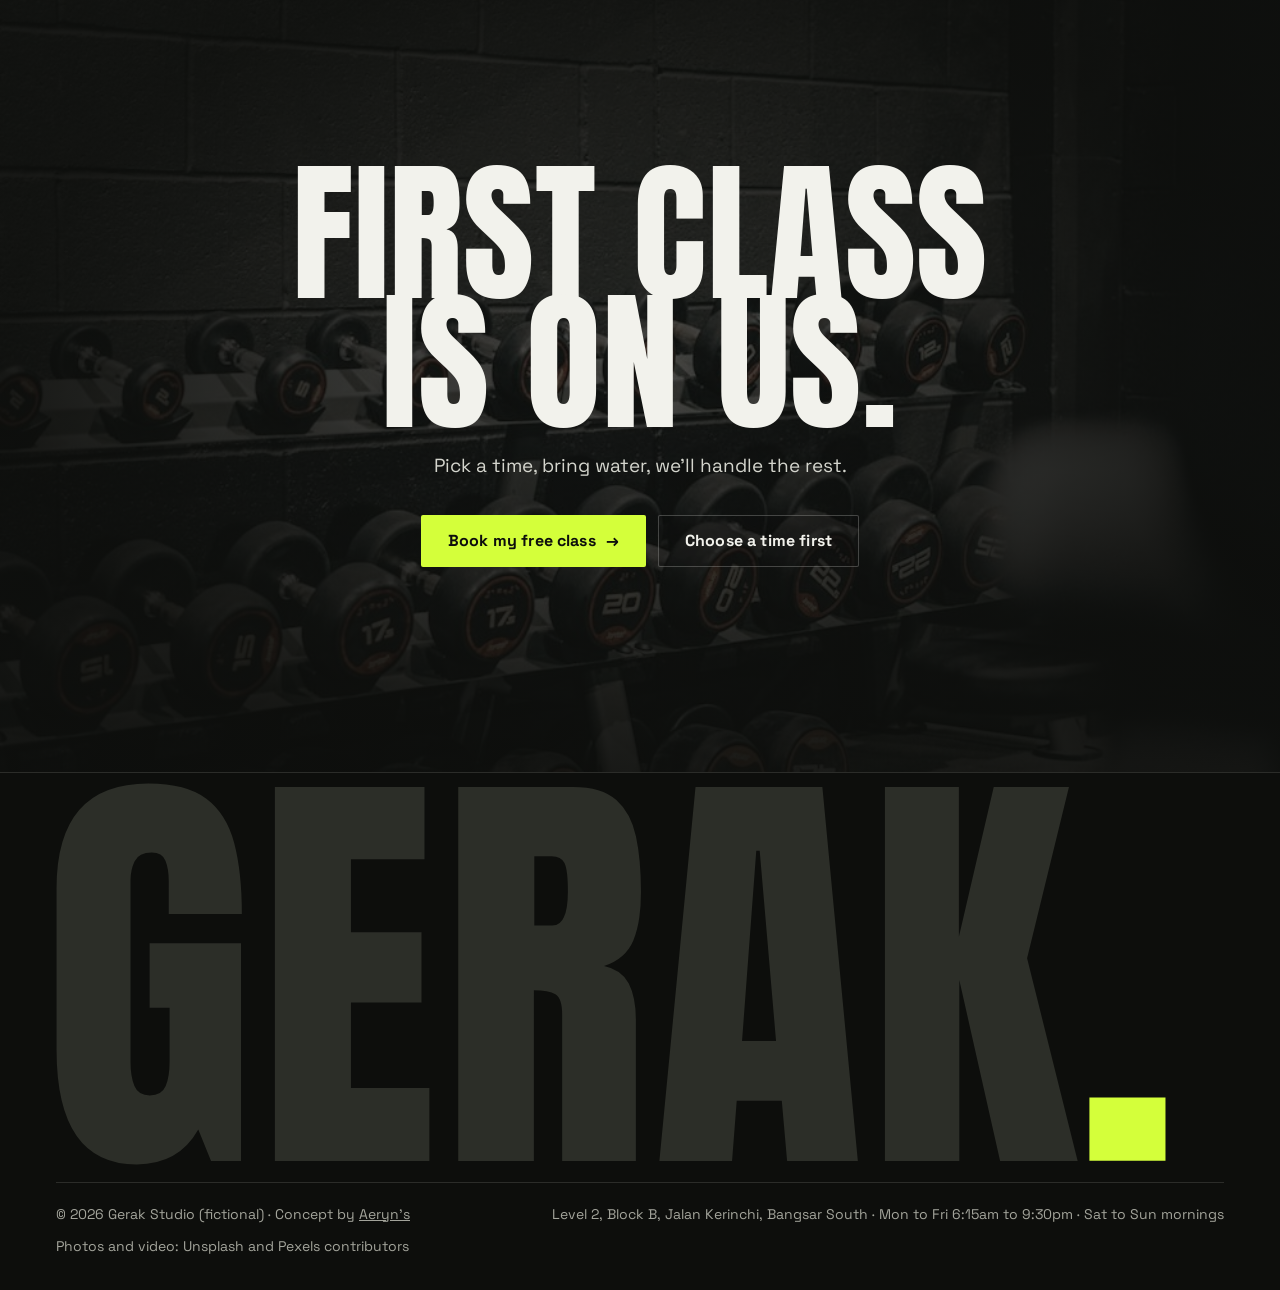
<file: work/gerak/index.html>
<!doctype html>
<html lang="en">
<head>
<meta charset="utf-8">
<meta name="viewport" content="width=device-width, initial-scale=1, viewport-fit=cover">
<meta name="robots" content="noindex">
<meta name="theme-color" content="#0d0e0c">
<title>Gerak Studio · Reformer, strength and mobility in Bangsar South · Concept site by Aeryn's</title>
<meta name="description" content="Gerak Studio (fictional): reformer pilates, strength and mobility classes for eight people at a time in Bangsar South, Kuala Lumpur. First class 6:30am.">
<link rel="preconnect" href="https://fonts.googleapis.com">
<link rel="preconnect" href="https://fonts.gstatic.com" crossorigin>
<link href="https://fonts.googleapis.com/css2?family=Anton&family=Space+Grotesk:wght@400;500;700&display=swap" rel="stylesheet">
<link rel="preload" as="image" href="assets/hero-poster.jpg">
<link rel="stylesheet" href="styles.css">
</head>
<body>
<a class="skip" href="#timetable">Skip to the timetable</a>
<div class="concept">Concept site by <a href="../../">Aeryn's</a>. Gerak Studio is a fictional gym.</div>

<header class="top" id="top">
  <a class="logo" href="#hero" aria-label="Gerak Studio, back to top">GERAK<span>.</span></a>
  <nav class="nav" id="nav" aria-label="Sections">
    <a href="#classes">Classes</a>
    <a href="#timetable">Timetable</a>
    <a href="#passes">Passes</a>
    <a href="#first-visit">First visit</a>
    <a href="#studio">Studio</a>
    <a href="#coaches">Coaches</a>
    <a href="#faq">FAQ</a>
  </nav>
  <div class="top-cta">
    <button class="btn btn-lime btn-sm" type="button" data-demo>Book a free class</button>
    <button class="menu-btn" type="button" aria-expanded="false" aria-controls="nav"><span class="sr">Menu</span><i></i><i></i></button>
  </div>
</header>

<main>
<!-- HERO -->
<section class="hero" id="hero">
  <video class="hero-video" autoplay muted loop playsinline preload="metadata" poster="assets/hero-poster.jpg" aria-hidden="true">
    <source src="assets/hero.mp4" type="video/mp4">
  </video>
  <div class="hero-shade" aria-hidden="true"></div>
  <div class="hero-in">
    <p class="eyebrow">Bangsar South · Kuala Lumpur</p>
    <h1 class="hero-h">Move<br>better.</h1>
    <div class="hero-row">
      <p class="hero-lede">Reformer pilates, strength and mobility, eight people at a time. A coach who learns your name, a plan that remembers your weights, and a first class at 6:30am.</p>
      <div class="hero-ctas">
        <button class="btn btn-lime" type="button" data-demo>Book my first class free <span aria-hidden="true">→</span></button>
        <a class="btn btn-line" href="#timetable">See this week's classes</a>
      </div>
    </div>
  </div>
  <div class="hero-foot">
    <p class="next" id="next-class" aria-live="polite"><b>Next up</b> <span>Check the timetable for today's classes</span></p>
    <button class="vid-toggle" type="button" aria-pressed="false" data-video-toggle>Pause video</button>
  </div>
</section>

<!-- FACTS -->
<ul class="facts" aria-label="Gerak in numbers">
  <li><b>8</b><span>people per class, never more</span></li>
  <li><b>41</b><span>classes on the timetable each week</span></li>
  <li><b>6:30</b><span>first class on weekdays</span></li>
  <li><b>4 min</b><span>walk from LRT Kerinchi</span></li>
</ul>

<!-- CLASSES -->
<section class="sec classes" id="classes">
  <div class="sec-head rv">
    <p class="eyebrow">The classes</p>
    <h2>Three ways to move</h2>
    <p class="sec-lede">Mix them. Most members do two reformer, one strength and one mobility a week, and that balance is what the timetable is built around.</p>
  </div>

  <article class="klass rv" id="class-reformer">
    <figure class="klass-media"><img src="assets/class-reformer.jpg" width="1200" height="800" loading="lazy" alt="A woman lying on a wooden reformer with her feet in the straps, in a bright studio"></figure>
    <div class="klass-copy">
      <p class="klass-num">01</p>
      <h3>Reformer</h3>
      <p class="klass-meta"><span>50 min</span><span>All levels</span><span>RM60 drop-in</span></p>
      <p>Spring-loaded pilates machines for core, posture and control. Slow, precise and harder than it looks. Your coach sets your springs and checks your alignment at every station.</p>
      <dl class="klass-facts">
        <div><dt>Good for</dt><dd>Desk backs, posture, coming back from a break</dd></div>
        <div><dt>Feels like</dt><dd>Shaky in the best way by minute 30</dd></div>
        <div><dt>Bring</dt><dd>Grip socks (RM15 at the desk if you forget)</dd></div>
      </dl>
      <a class="text-link" href="#timetable" data-filter-link="reformer">See reformer times <span aria-hidden="true">→</span></a>
    </div>
  </article>

  <article class="klass klass-flip rv" id="class-strength">
    <figure class="klass-media"><img src="assets/class-strength.jpg" width="1200" height="675" loading="lazy" alt="A man and a woman swinging kettlebells overhead in a gym"></figure>
    <div class="klass-copy">
      <p class="klass-num">02</p>
      <h3>Strength</h3>
      <p class="klass-meta"><span>45 min</span><span>Beginner to advanced</span><span>RM60 drop-in</span></p>
      <p>Kettlebells, dumbbells and good form. Each block runs four weeks, and your coach writes down what you lifted, so next week you lift a little more instead of guessing.</p>
      <dl class="klass-facts">
        <div><dt>Good for</dt><dd>Getting stronger, bone health, confidence with weights</dd></div>
        <div><dt>Feels like</dt><dd>Hard, steady, lots of rest between sets</dd></div>
        <div><dt>Bring</dt><dd>Flat trainers and water</dd></div>
      </dl>
      <a class="text-link" href="#timetable" data-filter-link="strength">See strength times <span aria-hidden="true">→</span></a>
    </div>
  </article>

  <article class="klass rv" id="class-mobility">
    <figure class="klass-media klass-media-tall"><img src="assets/class-mobility.jpg" width="1200" height="1800" loading="lazy" alt="Two women on mats, one rolling her back on a foam roller while the other sits cross-legged"></figure>
    <div class="klass-copy">
      <p class="klass-num">03</p>
      <h3>Mobility</h3>
      <p class="klass-meta"><span>40 min</span><span>All levels</span><span>RM45 drop-in</span></p>
      <p>Stretch, breathe, undo the desk. Hips, shoulders and spine, with foam rollers and slow control work. The class people say they don't need, then never miss.</p>
      <dl class="klass-facts">
        <div><dt>Good for</dt><dd>Stiff mornings, runners, rest days</dd></div>
        <div><dt>Feels like</dt><dd>Calm, a little uncomfortable, then much better</dd></div>
        <div><dt>Bring</dt><dd>Nothing. Mats and rollers are here</dd></div>
      </dl>
      <a class="text-link" href="#timetable" data-filter-link="mobility">See mobility times <span aria-hidden="true">→</span></a>
    </div>
  </article>
</section>

<!-- EIGHT -->
<section class="eight" id="eight">
  <div class="eight-media rv">
    <video class="eight-video" autoplay muted loop playsinline preload="none" poster="assets/coach-clip-poster.jpg" aria-hidden="true">
      <source src="assets/coach-clip.mp4" type="video/mp4">
    </video>
  </div>
  <div class="eight-copy rv">
    <p class="eyebrow">Why eight</p>
    <h2>Eight reformers. One coach. Nobody hiding at the back.</h2>
    <div class="seats" aria-hidden="true"><i></i><i></i><i></i><i></i><i></i><i></i><i></i><i></i></div>
    <p>Eight is the number one coach can actually watch. It's small enough for a hand on your shoulder when your ribs flare, and big enough that the room still has energy at 6:30am.</p>
    <p>Every class on the timetable shows those eight places, so you can see how full it is before you book.</p>
  </div>
</section>

<!-- TIMETABLE -->
<section class="sec timetable" id="timetable">
  <div class="sec-head sec-head-row rv">
    <div>
      <p class="eyebrow">This week</p>
      <h2>Timetable</h2>
    </div>
    <p class="sec-lede">Bookings open 7 days ahead. Full? Join the waitlist: we text you the moment a spot frees up, up to 2 hours before class.</p>
  </div>

  <div class="tt-controls">
    <div class="days" role="tablist" aria-label="Day of the week" id="days"></div>
    <div class="filters" role="group" aria-label="Filter by class type" id="filters">
      <button type="button" class="chip" aria-pressed="true" data-type="all">All classes</button>
      <button type="button" class="chip" aria-pressed="false" data-type="reformer">Reformer</button>
      <button type="button" class="chip" aria-pressed="false" data-type="strength">Strength</button>
      <button type="button" class="chip" aria-pressed="false" data-type="mobility">Mobility</button>
    </div>
  </div>

  <div class="tt" id="tt" role="tabpanel" aria-live="polite">
    <noscript>
      <p class="tt-static">Weekdays: classes at 6:30am, 7:45am, 12:15pm, 6:00pm, 7:15pm and 8:30pm. Saturday: 8:00am to 11:45am. Sunday: 9:00am to 11:30am. Turn on JavaScript to see spots left.</p>
    </noscript>
  </div>
  <p class="tt-key"><span><i class="key-dot"></i> booked place</span><span><i class="key-dot key-open"></i> open place</span><span>Times are Malaysia time (GMT+8)</span></p>
</section>

<!-- PASSES -->
<section class="sec passes" id="passes">
  <div class="sec-head sec-head-row rv">
    <div>
      <p class="eyebrow">Passes and prices</p>
      <h2>Pay how you train</h2>
    </div>
    <p class="sec-lede">One price list, no joining fee, no lock-in contract. Prices in ringgit and include SST.</p>
  </div>

  <div class="intro-offer rv">
    <div>
      <p class="intro-tag">New to Gerak</p>
      <p class="intro-big">First class free</p>
      <p>Any class type, any time on the timetable. Then, if you want more: 3 classes in 14 days for RM99.</p>
    </div>
    <button class="btn btn-ink" type="button" data-demo>Claim my free class</button>
  </div>

  <div class="price-cols">
    <div class="price-group rv">
      <h3>Class packs</h3>
      <ul class="price-list">
        <li><div><b>Drop-in</b><span>Reformer or strength. Mobility is RM45</span></div><strong>RM60</strong><button type="button" class="buy" data-demo>Buy</button></li>
        <li><div><b>5 classes</b><span>RM55 a class · use within 2 months</span></div><strong>RM275</strong><button type="button" class="buy" data-demo>Buy</button></li>
        <li><div><b>10 classes</b><span>RM50 a class · use within 4 months</span></div><strong>RM500</strong><button type="button" class="buy" data-demo>Buy</button></li>
        <li><div><b>20 classes</b><span>RM46 a class · use within 6 months · shareable with one person</span></div><strong>RM920</strong><button type="button" class="buy" data-demo>Buy</button></li>
      </ul>
    </div>
    <div class="price-group rv">
      <h3>Monthly</h3>
      <ul class="price-list">
        <li><div><b>4 a month</b><span>Once a week, book 7 days ahead</span></div><strong>RM199</strong><button type="button" class="buy" data-demo>Join</button></li>
        <li class="hot"><div><b>8 a month</b><span>Twice a week. Most members pick this one</span></div><strong>RM360</strong><button type="button" class="buy" data-demo>Join</button></li>
        <li><div><b>Unlimited</b><span>Up to 2 classes a day, plus a 30-min 1:1 check-in each month</span></div><strong>RM520</strong><button type="button" class="buy" data-demo>Join</button></li>
        <li><div><b>Private 1:1</b><span>55 min, any coach, reformer or strength</span></div><strong>RM180</strong><button type="button" class="buy" data-demo>Book</button></li>
      </ul>
    </div>
  </div>
  <p class="fine rv">Monthly passes renew every 30 days; pause up to 4 weeks a year for travel or injury, cancel with 14 days' notice. Students and over-60s get 15% off monthly passes with ID. Cancel a class 12 hours ahead or it counts as used.</p>
</section>

<!-- FIRST VISIT -->
<section class="sec visit" id="first-visit">
  <div class="visit-media rv">
    <img src="assets/first-visit.jpg" width="1200" height="1800" loading="lazy" alt="A coach kneels beside a man on a reformer and adjusts his feet in the straps">
  </div>
  <div class="visit-copy">
    <div class="sec-head rv">
      <p class="eyebrow">Your first visit</p>
      <h2>What happens on day one</h2>
    </div>
    <ol class="steps">
      <li class="rv"><span class="step-n">01</span><div><h3>Pick a class</h3><p>Any class works. If you've never been on a reformer, the ones marked <em>Foundations</em> go slower and explain more.</p></div></li>
      <li class="rv"><span class="step-n">02</span><div><h3>Arrive 15 minutes early</h3><p>Level 2, lift lobby B. We'll show you the lockers and showers and fill in a one-page health form with you.</p></div></li>
      <li class="rv"><span class="step-n">03</span><div><h3>Tell your coach anything</h3><p>Sore knee, recent baby, desk job, nervous: they'd rather know. Every move has an easier and a harder version.</p></div></li>
      <li class="rv"><span class="step-n">04</span><div><h3>Train</h3><p>Your coach sets up your machine or weights and talks you through it. Rest whenever you need to; nobody's counting.</p></div></li>
      <li class="rv"><span class="step-n">05</span><div><h3>Have a plan before you leave</h3><p>Five minutes after class to agree what to book next. No sales pitch, just a sensible next step.</p></div></li>
    </ol>
    <div class="bring rv">
      <p><b>Bring:</b> grip socks for reformer (or buy a pair for RM15), flat trainers for strength, a water bottle. Towels, mats, shampoo and a hairdryer are here.</p>
    </div>
  </div>
</section>

<!-- STUDIO -->
<section class="sec studio" id="studio">
  <div class="sec-head sec-head-row rv">
    <div>
      <p class="eyebrow">The studio</p>
      <h2>Two rooms, one floor</h2>
    </div>
    <p class="sec-lede">The reformer room faces the windows and the morning light. The strength room has the racks, the kettlebells and the good speakers.</p>
  </div>
  <div class="gallery">
    <figure class="g g-wide rv"><img src="assets/space-room.jpg" width="1400" height="934" loading="lazy" alt="Reformer machines in a row beside tall windows and brick pillars"><figcaption>Reformer room · 8 machines by the windows</figcaption></figure>
    <figure class="g rv"><img src="assets/space-tower.jpg" width="1000" height="1500" loading="lazy" alt="A tower frame and reformer next to a plant by the window"><figcaption>Tower and reformer for 1:1s</figcaption></figure>
    <figure class="g rv"><img src="assets/space-reformer.jpg" width="1000" height="1414" loading="lazy" alt="A woman holding a balance on a reformer beneath arched alcoves"><figcaption>Saturday reformer flow</figcaption></figure>
    <figure class="g rv"><img src="assets/space-class.jpg" width="1000" height="1500" loading="lazy" alt="A coach leaning over a woman on a reformer to guide her legs"><figcaption>Hands-on cues, every class</figcaption></figure>
    <figure class="g g-short rv"><img src="assets/space-kettlebells.jpg" width="1000" height="667" loading="lazy" alt="Rows of black kettlebells on a rubber floor"><figcaption>Kettlebells, 4 to 32 kg</figcaption></figure>
    <figure class="g g-short rv"><img src="assets/space-rack.jpg" width="1000" height="667" loading="lazy" alt="Two shelves of dumbbells against a dark brick wall"><figcaption>Dumbbells up to 30 kg</figcaption></figure>
  </div>
  <ul class="amenities rv">
    <li>2 showers + changing rooms</li>
    <li>Lockers with your own code</li>
    <li>Filtered water refill</li>
    <li>Towels included</li>
    <li>Basement parking, first hour validated</li>
  </ul>
</section>

<!-- COACHES -->
<section class="sec coaches" id="coaches">
  <div class="sec-head rv">
    <p class="eyebrow">The coaches</p>
    <h2>The people counting your reps</h2>
  </div>
  <div class="coach-row">
    <figure class="coach rv"><img src="assets/coach-aina.jpg" width="720" height="900" loading="lazy" alt="Aina, standing with her arms crossed"><figcaption><b>Aina</b><span>Reformer · Mobility</span><small>Weekday mornings and Saturdays</small></figcaption></figure>
    <figure class="coach rv"><img src="assets/coach-hafiz.jpg" width="720" height="900" loading="lazy" alt="Hafiz, with a barbell across his shoulders"><figcaption><b>Hafiz</b><span>Strength</span><small>Evenings and weekends</small></figcaption></figure>
    <figure class="coach rv"><img src="assets/coach-weijie.jpg" width="720" height="900" loading="lazy" alt="Wei Jie, smiling while coaching a member"><figcaption><b>Wei Jie</b><span>Strength · Reformer</span><small>Early mornings and lunchtimes</small></figcaption></figure>
    <figure class="coach rv"><img src="assets/coach-priya.jpg" width="720" height="900" loading="lazy" alt="Priya, smiling as she stretches on the floor"><figcaption><b>Priya</b><span>Mobility · Reformer</span><small>Evenings and Sundays</small></figcaption></figure>
  </div>
</section>

<!-- FAQ -->
<section class="sec faq" id="faq">
  <div class="sec-head rv">
    <p class="eyebrow">Questions</p>
    <h2>Before you book</h2>
  </div>
  <div class="faq-list">
    <details class="rv"><summary>I've never done pilates or lifted weights. Is that OK?</summary><p>Yes, most people start that way. Book a <em>Foundations</em> reformer or <em>Kettlebell Basics</em> class and tell your coach it's your first time. Every move has an easier version.</p></details>
    <details class="rv"><summary>What should I wear?</summary><p>Anything you can move in. Grip socks for reformer (RM15 at the desk), flat trainers for strength, bare feet or socks for mobility.</p></details>
    <details class="rv"><summary>What if I'm late?</summary><p>Doors close 5 minutes after the start, for your safety: the warm-up matters. If you miss it we'll move you to the next class with space, no charge.</p></details>
    <details class="rv"><summary>How does the waitlist work?</summary><p>Join it from the timetable. If someone cancels, the first person on the list gets the spot automatically and a text, up to 2 hours before class. No spot, no charge.</p></details>
    <details class="rv"><summary>Can I come if I'm pregnant or have an injury?</summary><p>Often yes, but check with your doctor first and tell us before you book so we can put you with the right coach and class. A 1:1 first is sometimes the better start.</p></details>
    <details class="rv"><summary>Where do I park?</summary><p>In the building's basement. Bring your ticket to the desk and we'll validate the first hour. It's also a 4-minute walk from LRT Kerinchi, exit B.</p></details>
    <details class="rv"><summary>Can I freeze or cancel my monthly pass?</summary><p>Pause it for up to 4 weeks a year, or cancel with 14 days' notice. No lock-in and no joining fee.</p></details>
  </div>
</section>

<!-- VISIT -->
<section class="sec find" id="find">
  <div class="find-copy rv">
    <p class="eyebrow">Find us</p>
    <h2>Bangsar South, level 2</h2>
    <address>Level 2, Block B, Jalan Kerinchi<br>Bangsar South, 59200 Kuala Lumpur</address>
    <ul class="how">
      <li><b>LRT</b> Kerinchi station, exit B, 4 min walk under cover</li>
      <li><b>Car</b> Basement parking, first hour validated at the desk</li>
      <li><b>Bike</b> Rack by lobby B</li>
    </ul>
    <a class="btn btn-line" href="https://www.google.com/maps/search/?api=1&amp;query=LRT+Kerinchi" target="_blank" rel="noopener">Open LRT Kerinchi in Google Maps</a>
  </div>
  <div class="hours rv">
    <h3>Studio hours</h3>
    <table>
      <tbody>
        <tr data-days="1,2,3,4,5"><th scope="row">Mon to Fri</th><td>6:15am to 9:30pm</td></tr>
        <tr data-days="6"><th scope="row">Saturday</th><td>7:45am to 1:00pm</td></tr>
        <tr data-days="0"><th scope="row">Sunday</th><td>8:45am to 12:30pm</td></tr>
        <tr><th scope="row">Public holidays</th><td>Sunday timetable</td></tr>
      </tbody>
    </table>
    <p class="open-now" id="open-now"></p>
    <p class="desk">Front desk WhatsApp: replies within the hour while we're open.</p>
    <button class="btn btn-lime" type="button" data-demo>Message the desk on WhatsApp</button>
  </div>
</section>

<!-- CTA -->
<section class="final" id="start">
  <img class="final-bg" src="assets/space-rack.jpg" width="1000" height="667" loading="lazy" alt="">
  <div class="final-in rv">
    <h2>First class<br>is on us.</h2>
    <p>Pick a time, bring water, we'll handle the rest.</p>
    <div class="hero-ctas">
      <button class="btn btn-lime" type="button" data-demo>Book my free class <span aria-hidden="true">→</span></button>
      <a class="btn btn-line" href="#timetable">Choose a time first</a>
    </div>
  </div>
</section>
</main>

<footer class="foot">
  <p class="foot-mark" aria-hidden="true">GERAK<span>.</span></p>
  <div class="foot-row">
    <p>© 2026 Gerak Studio (fictional) · Concept by <a href="../../">Aeryn's</a></p>
    <p>Level 2, Block B, Jalan Kerinchi, Bangsar South · Mon to Fri 6:15am to 9:30pm · Sat to Sun mornings</p>
    <p>Photos and video: Unsplash and Pexels contributors</p>
  </div>
</footer>

<div class="toast" id="toast" role="status" aria-live="polite" hidden>
  <p>Concept site, so no bookings here. Want one for your studio? <a href="../../#contact">Talk to Aeryn's.</a></p>
  <button type="button" class="toast-x" aria-label="Close">×</button>
</div>

<script src="app.js"></script>
</body>
</html>
</file>
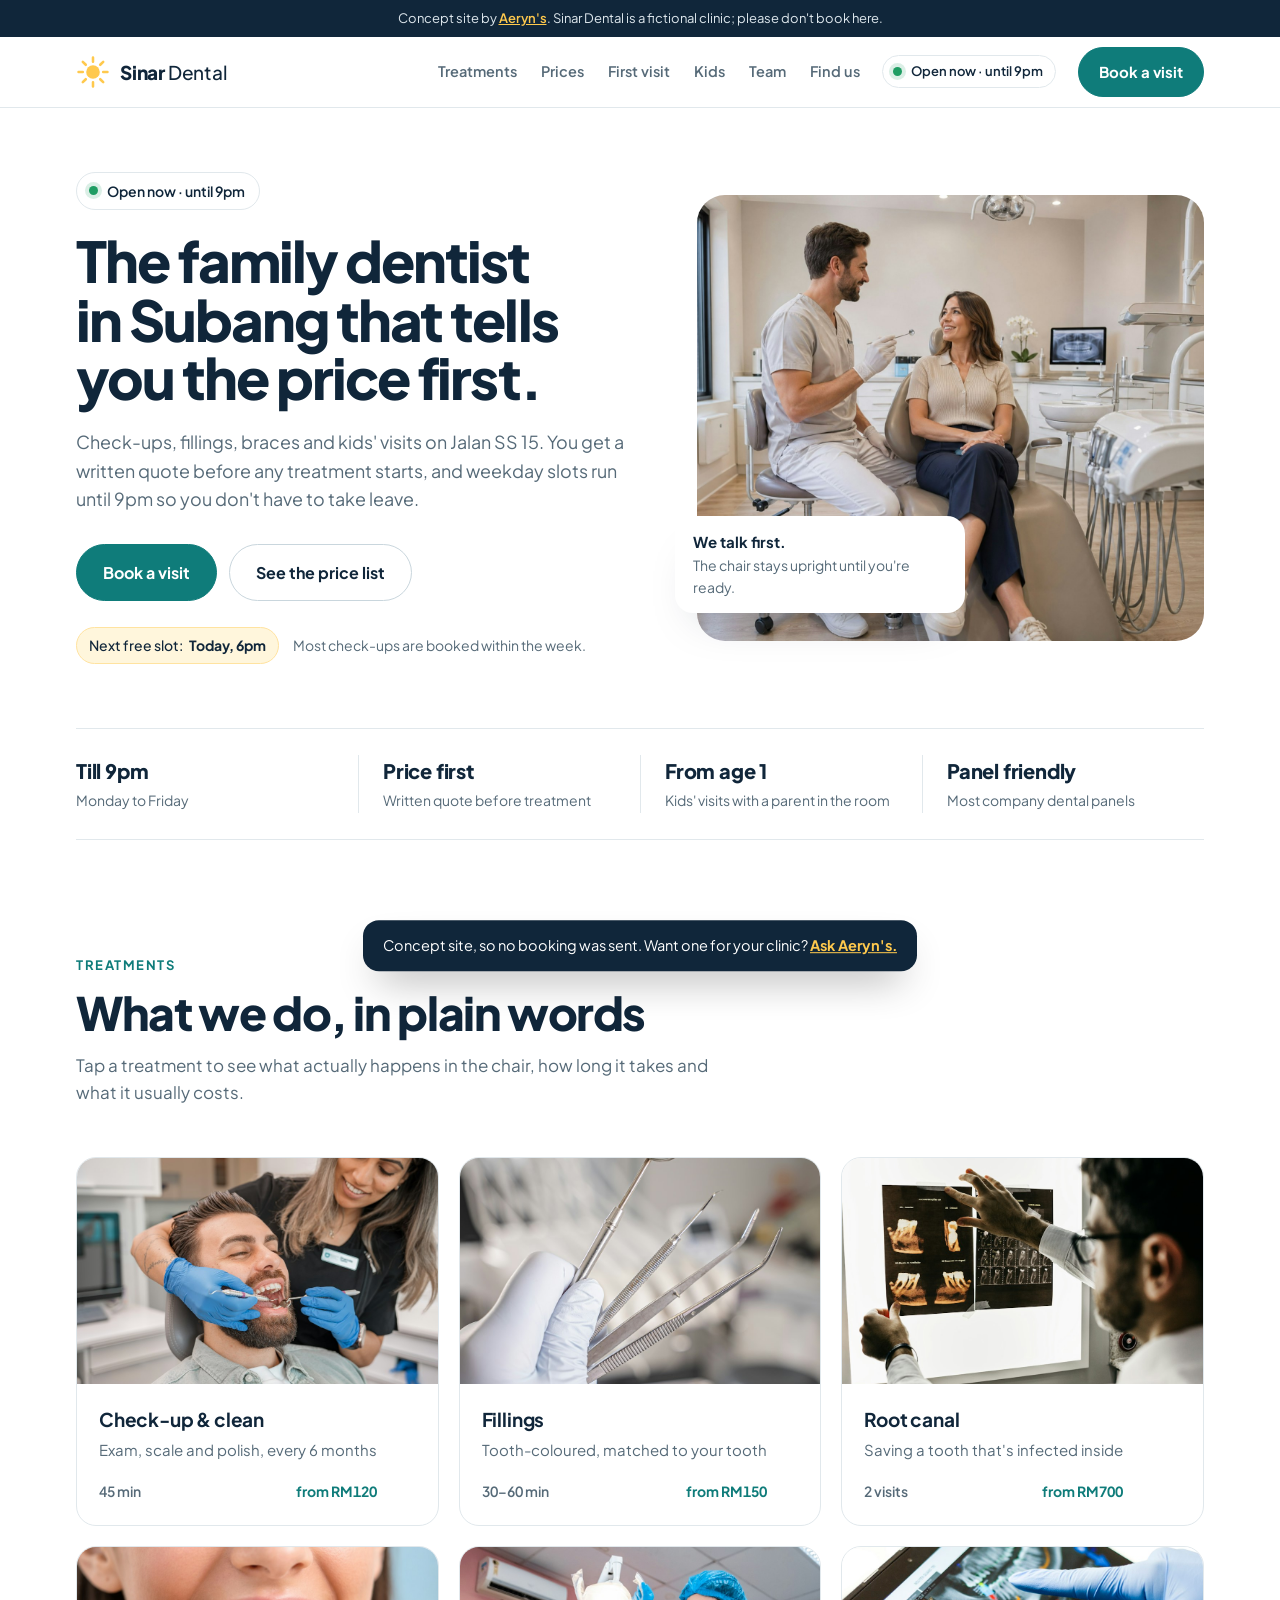
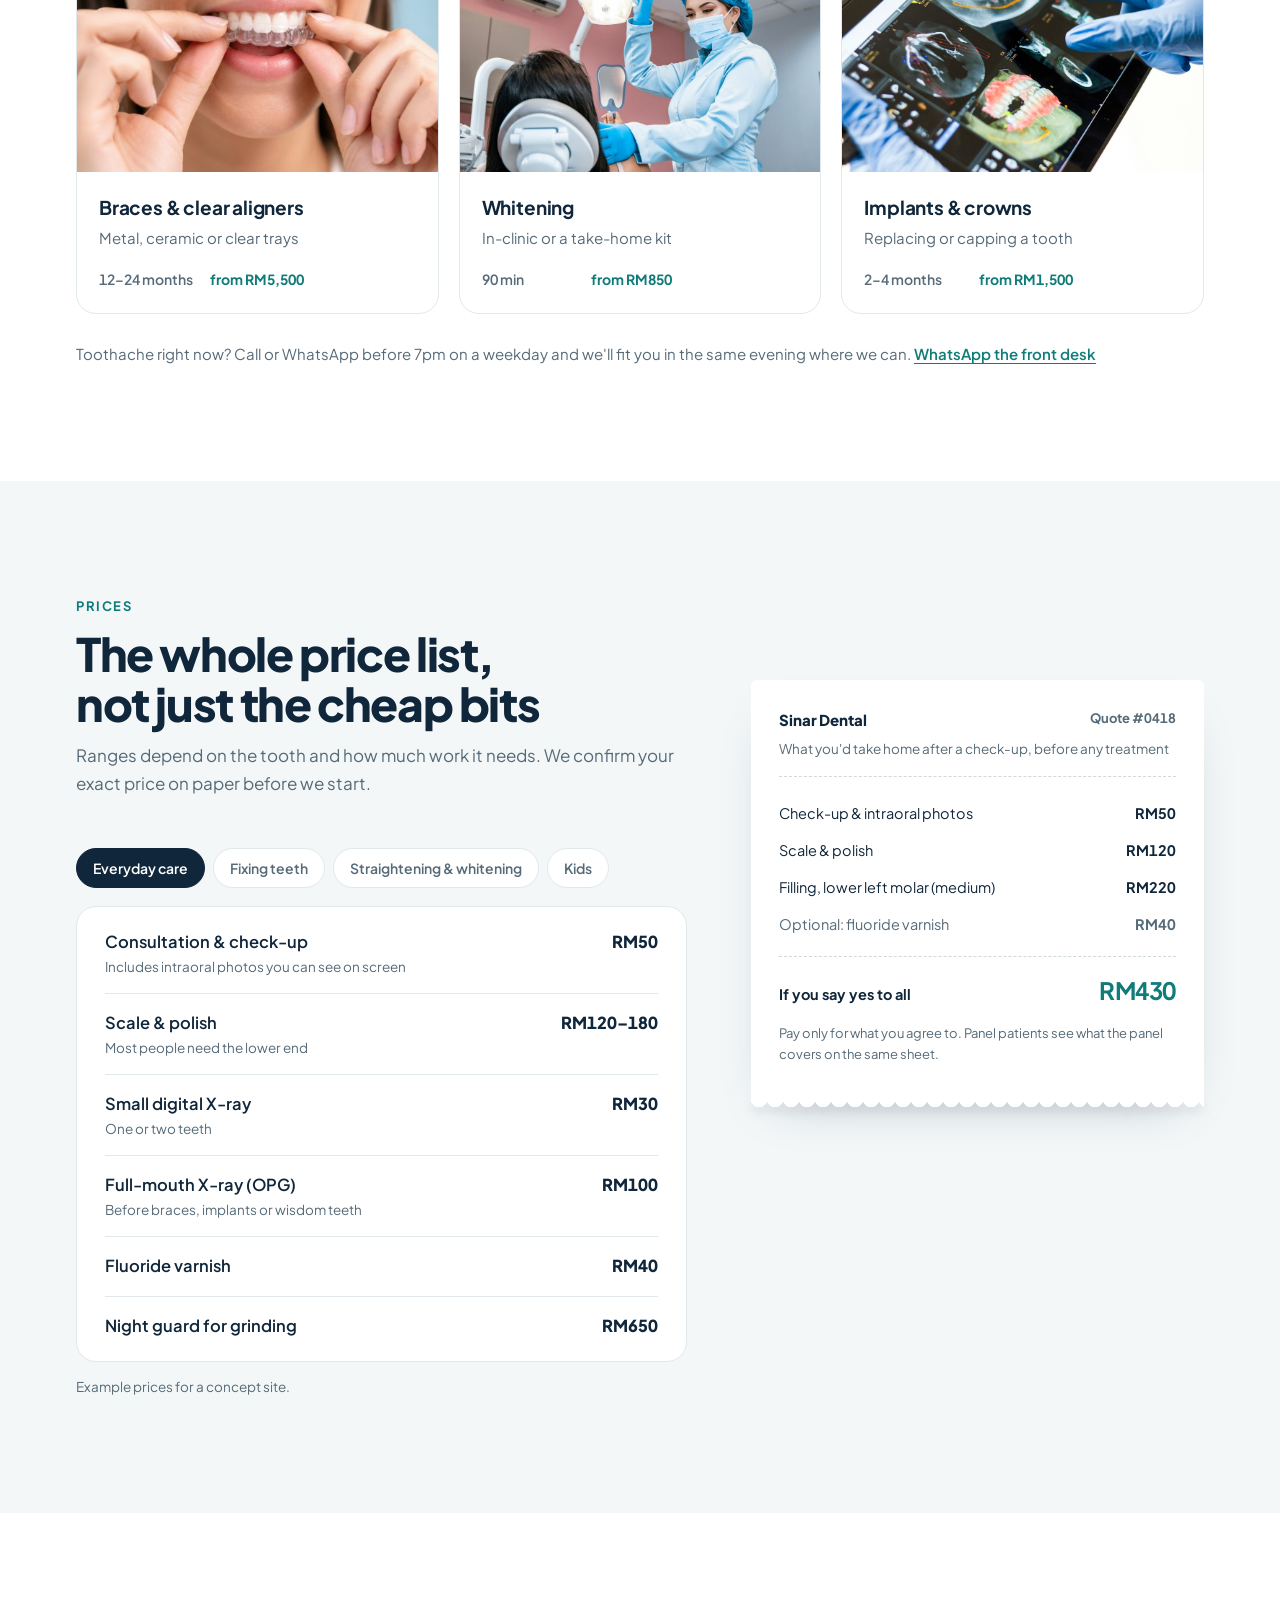
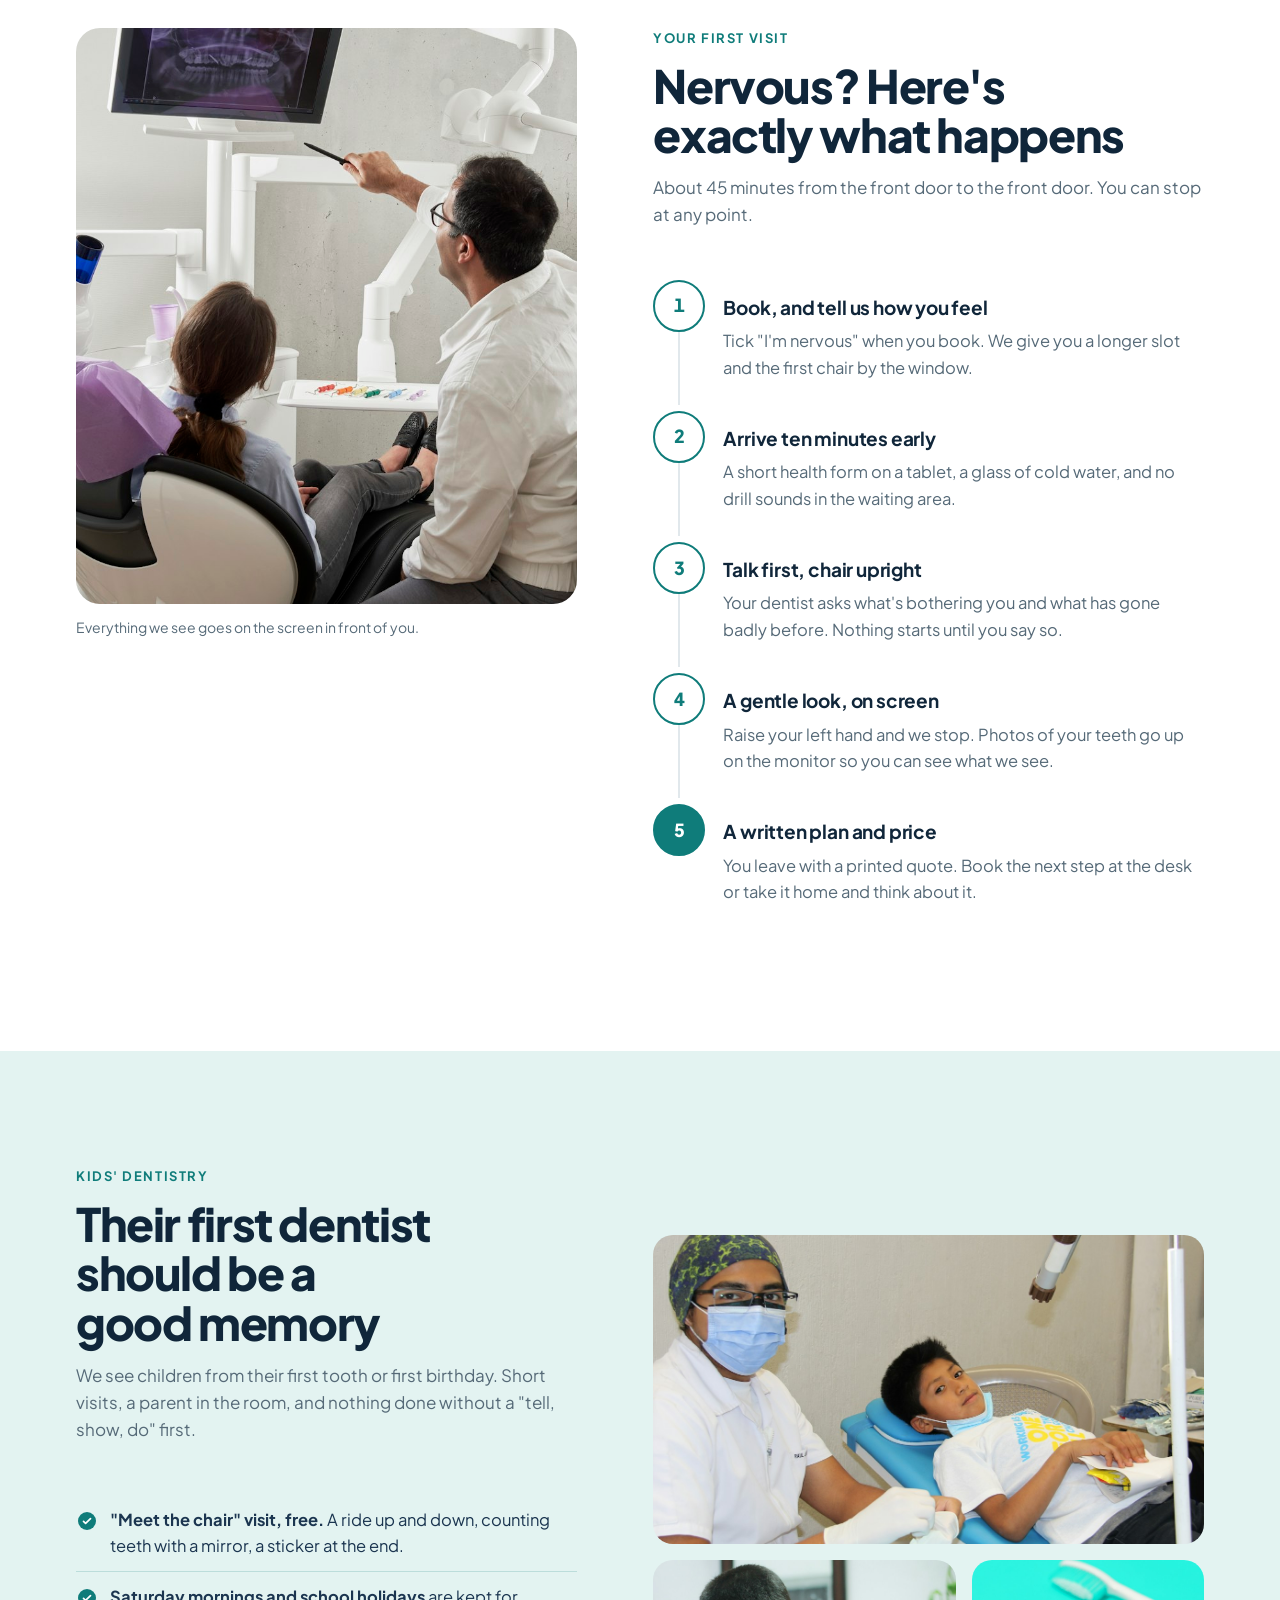
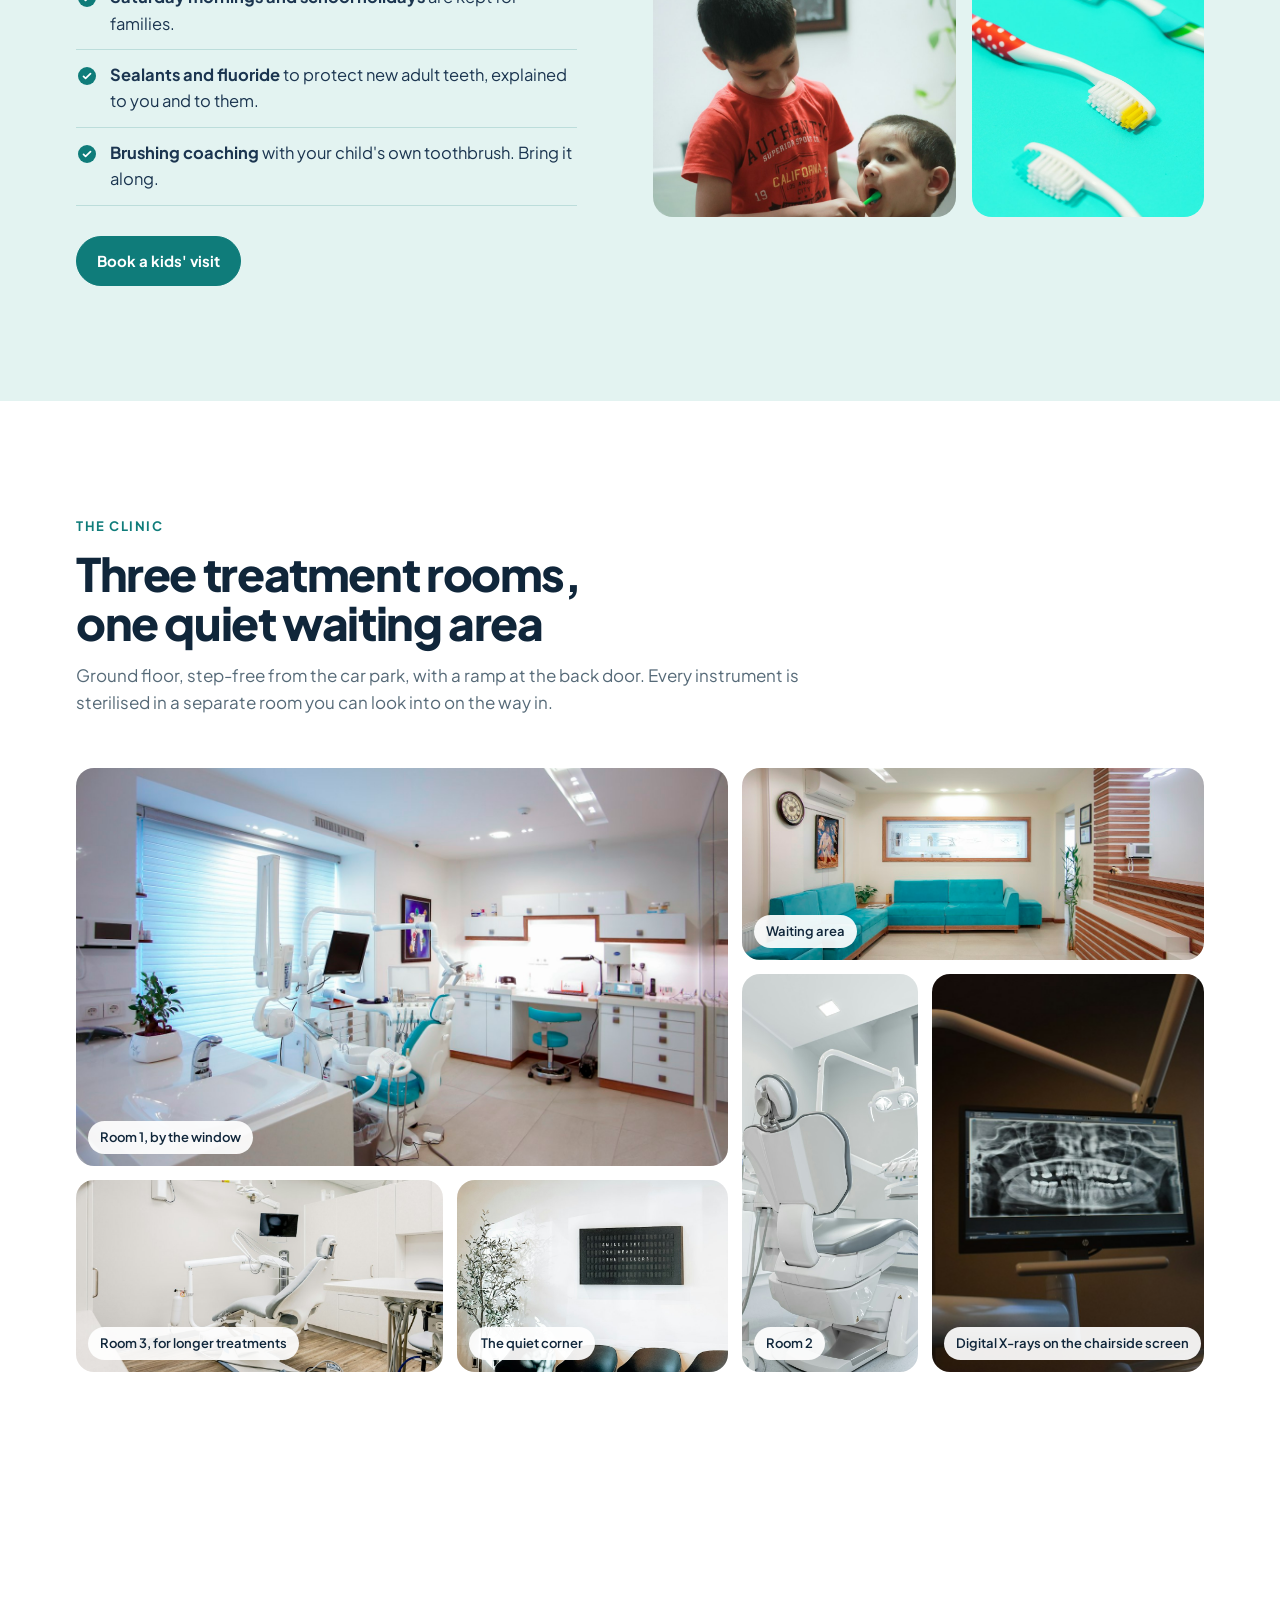
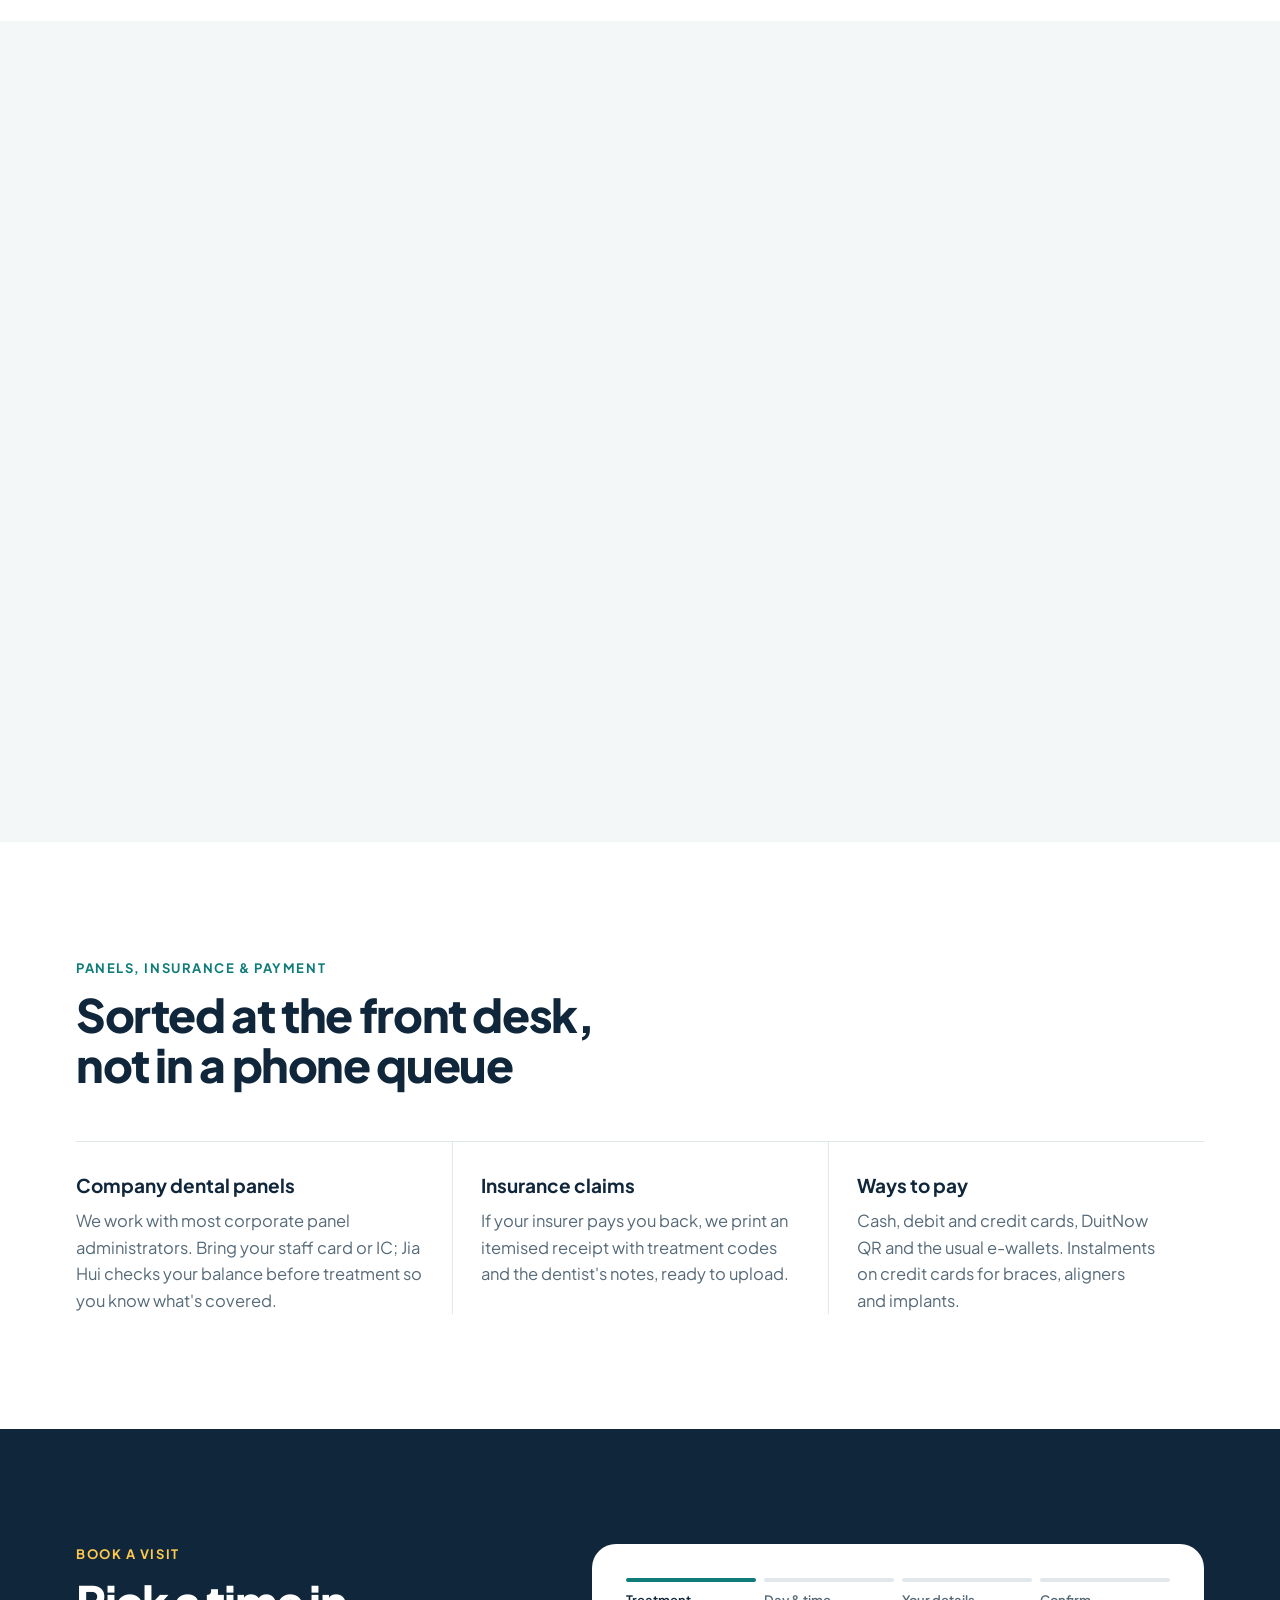
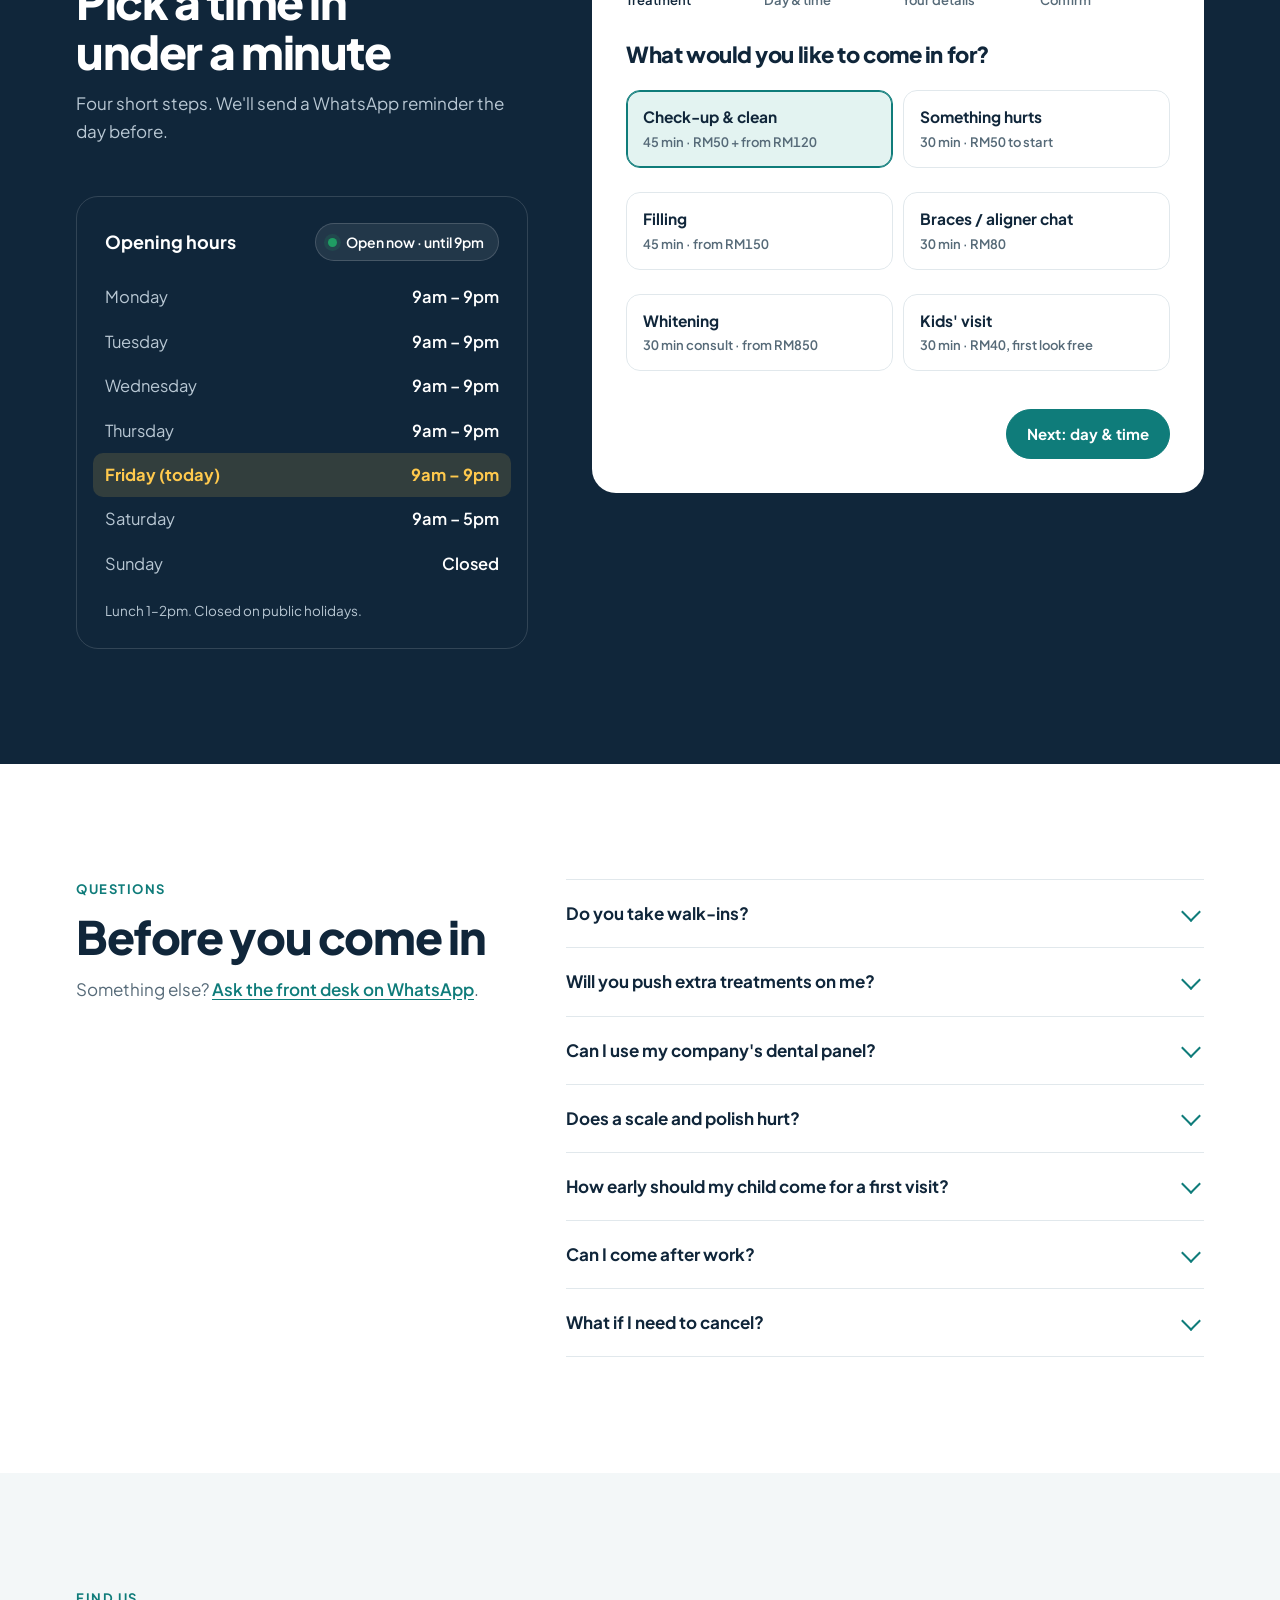
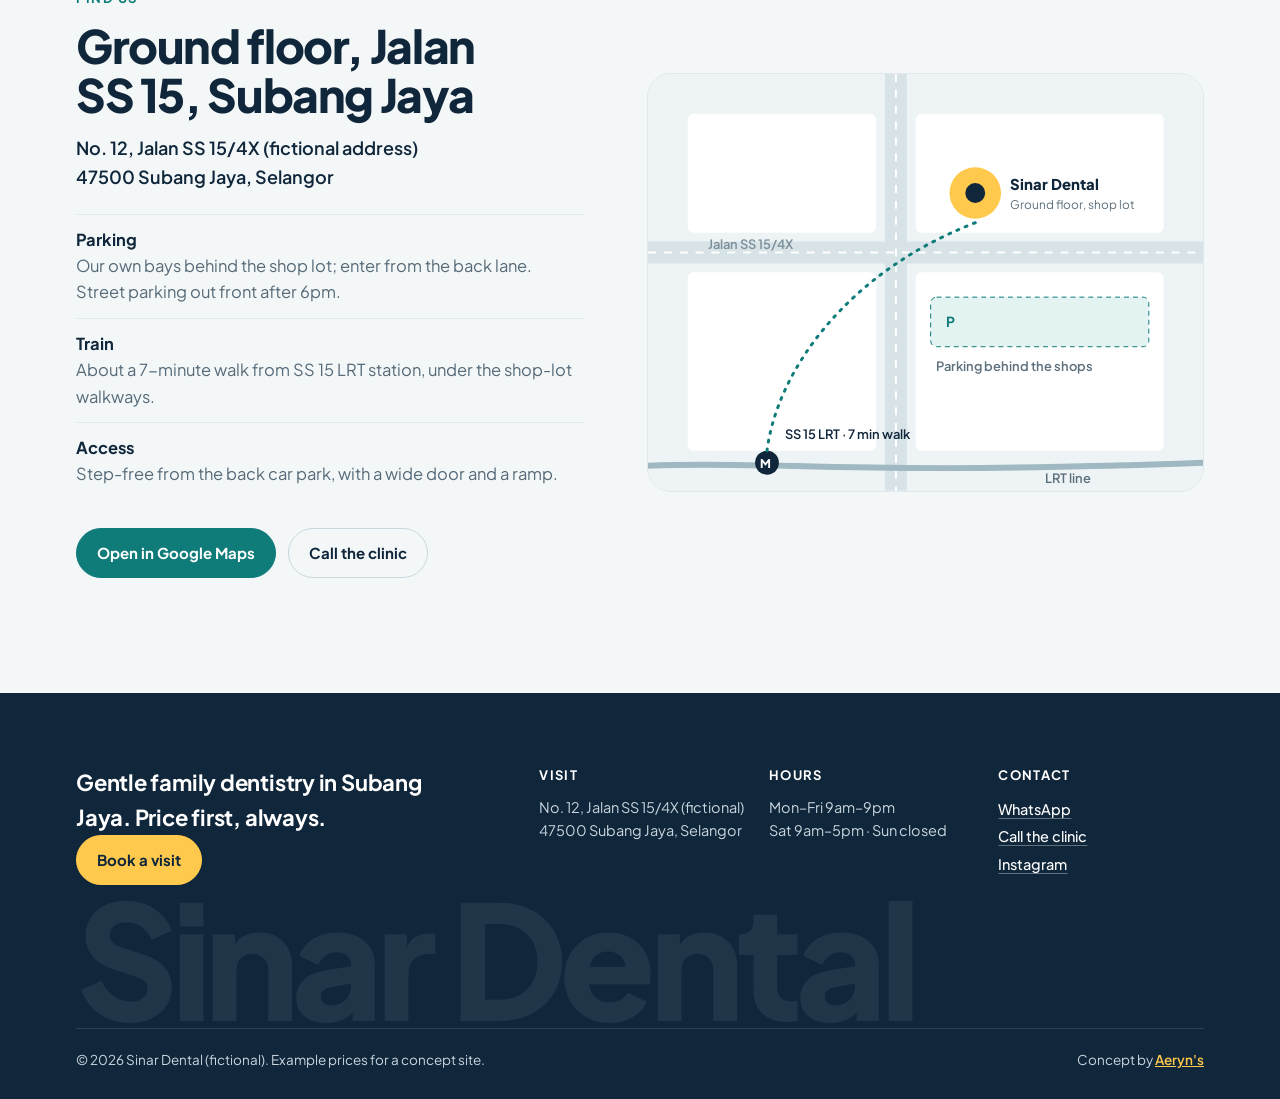
<file: work/sinar/index.html>
<!doctype html>
<html lang="en-MY">
<head>
<meta charset="utf-8">
<meta name="viewport" content="width=device-width, initial-scale=1">
<meta name="robots" content="noindex">
<title>Sinar Dental · Gentle family dentist in Subang Jaya · Concept site by Aeryn's</title>
<meta name="description" content="A concept site by Aeryn's for a fictional family dental clinic in Subang Jaya: prices shown upfront, evening slots till 9pm on weekdays, kids' dentistry and company panels.">
<meta name="theme-color" content="#ffffff">
<link rel="preconnect" href="https://fonts.googleapis.com">
<link rel="preconnect" href="https://fonts.gstatic.com" crossorigin>
<link href="https://fonts.googleapis.com/css2?family=Plus+Jakarta+Sans:wght@400;500;600;700;800&display=swap" rel="stylesheet">
<link rel="stylesheet" href="styles.css">
<link rel="preload" as="image" href="assets/hero-consult.jpg">
</head>
<body>
<a class="skip" href="#main">Skip to content</a>
<div class="concept">Concept site by <a href="../../">Aeryn's</a>. Sinar Dental is a fictional clinic; please don't book here.</div>

<header class="hdr">
  <div class="wrap hdr-in">
    <a class="logo" href="#top" aria-label="Sinar Dental, back to top">
      <svg class="mark" viewBox="0 0 40 40" aria-hidden="true"><circle cx="20" cy="20" r="8" fill="#ffc94d"/><g stroke="#ffc94d" stroke-width="3" stroke-linecap="round"><path d="M20 3v5M20 32v5M3 20h5M32 20h5M8 8l3.5 3.5M28.5 28.5L32 32M8 32l3.5-3.5M28.5 11.5L32 8"/></g></svg>
      <span><b>Sinar</b> Dental</span>
    </a>
    <nav class="nav" aria-label="Main">
      <a href="#treatments">Treatments</a><a href="#prices">Prices</a><a href="#first-visit">First visit</a><a href="#kids">Kids</a><a href="#team">Team</a><a href="#visit">Find us</a>
    </nav>
    <span class="status sm" data-status aria-live="polite">Open Mon–Sat</span>
    <a class="btn" href="#book">Book a visit</a>
    <button class="menu-btn" aria-expanded="false" aria-controls="mnav">Menu</button>
  </div>
  <nav class="mnav" id="mnav" aria-label="Mobile">
    <a href="#treatments">Treatments</a><a href="#prices">Prices</a><a href="#first-visit">Your first visit</a><a href="#kids">Kids</a><a href="#clinic">The clinic</a><a href="#team">Team</a><a href="#pay">Panels &amp; payment</a><a href="#book">Book</a><a href="#visit">Find us</a>
  </nav>
</header>

<main id="main">
<!-- HERO -->
<section class="hero" id="top" aria-labelledby="hero-h">
  <div class="wrap hero-in">
    <div class="hero-copy">
      <span class="status" data-status>Open Mon–Fri 9am–9pm, Sat 9am–5pm</span>
      <h1 id="hero-h">The family dentist in Subang that tells you the price first.</h1>
      <p class="lede">Check-ups, fillings, braces and kids' visits on Jalan SS 15. You get a written quote before any treatment starts, and weekday slots run until 9pm so you don't have to take leave.</p>
      <div class="ctas">
        <a class="btn lg" href="#book">Book a visit</a>
        <a class="btn ghost lg" href="#prices">See the price list</a>
      </div>
      <p class="slot-line"><span class="slot-chip" data-next-slot>Next free slot: <b>see booking</b></span> <span class="muted">Most check-ups are booked within the week.</span></p>
    </div>
    <figure class="hero-media">
      <img src="assets/hero-consult.jpg" width="1600" height="1200" alt="A dentist chatting with a relaxed patient sitting upright in a bright treatment room" fetchpriority="high">
      <figcaption class="hero-tag"><b>We talk first.</b> The chair stays upright until you're ready.</figcaption>
    </figure>
  </div>
  <div class="wrap">
    <ul class="facts" aria-label="At a glance">
      <li><b class="num">Till 9pm</b><span>Monday to Friday</span></li>
      <li><b>Price first</b><span>Written quote before treatment</span></li>
      <li><b>From age 1</b><span>Kids' visits with a parent in the room</span></li>
      <li><b>Panel friendly</b><span>Most company dental panels</span></li>
    </ul>
  </div>
</section>

<!-- TREATMENTS -->
<section class="sec" id="treatments" aria-labelledby="tr-h">
  <div class="wrap">
    <div class="sec-head rv">
      <p class="kicker">Treatments</p>
      <h2 id="tr-h">What we do, in plain words</h2>
      <p>Tap a treatment to see what actually happens in the chair, how long it takes and what it usually costs.</p>
    </div>
    <ul class="tgrid">
      <li class="rv"><button class="tcard" data-treat="checkup"><img src="assets/t-checkup.jpg" width="1000" height="667" alt="" loading="lazy"><span class="tc-in"><b>Check-up &amp; clean</b><span>Exam, scale and polish, every 6 months</span><span class="tc-meta"><span class="num">45 min</span><span class="num">from RM120</span></span></span></button></li>
      <li class="rv"><button class="tcard" data-treat="filling"><img src="assets/t-fillings.jpg" width="1000" height="1500" alt="" loading="lazy"><span class="tc-in"><b>Fillings</b><span>Tooth-coloured, matched to your tooth</span><span class="tc-meta"><span class="num">30–60 min</span><span class="num">from RM150</span></span></span></button></li>
      <li class="rv"><button class="tcard" data-treat="rootcanal"><img src="assets/t-rootcanal.jpg" width="1000" height="667" alt="" loading="lazy"><span class="tc-in"><b>Root canal</b><span>Saving a tooth that's infected inside</span><span class="tc-meta"><span class="num">2 visits</span><span class="num">from RM700</span></span></span></button></li>
      <li class="rv"><button class="tcard" data-treat="aligners"><img src="assets/t-aligners.jpg" width="1000" height="667" alt="" loading="lazy"><span class="tc-in"><b>Braces &amp; clear aligners</b><span>Metal, ceramic or clear trays</span><span class="tc-meta"><span class="num">12–24 months</span><span class="num">from RM5,500</span></span></span></button></li>
      <li class="rv"><button class="tcard" data-treat="whitening"><img src="assets/t-whitening.jpg" width="1000" height="667" alt="" loading="lazy"><span class="tc-in"><b>Whitening</b><span>In-clinic or a take-home kit</span><span class="tc-meta"><span class="num">90 min</span><span class="num">from RM850</span></span></span></button></li>
      <li class="rv"><button class="tcard" data-treat="implant"><img src="assets/t-implants.jpg" width="1000" height="667" alt="" loading="lazy"><span class="tc-in"><b>Implants &amp; crowns</b><span>Replacing or capping a tooth</span><span class="tc-meta"><span class="num">2–4 months</span><span class="num">from RM1,500</span></span></span></button></li>
    </ul>
    <p class="aside-note rv">Toothache right now? Call or WhatsApp before 7pm on a weekday and we'll fit you in the same evening where we can. <button class="link" data-demo>WhatsApp the front desk</button></p>
  </div>
</section>

<!-- PRICES -->
<section class="sec prices" id="prices" aria-labelledby="pr-h">
  <div class="wrap pr-in">
    <div class="pr-main">
      <div class="sec-head rv">
        <p class="kicker">Prices</p>
        <h2 id="pr-h">The whole price list, not just the cheap bits</h2>
        <p>Ranges depend on the tooth and how much work it needs. We confirm your exact price on paper before we start.</p>
      </div>
      <div class="ptabs rv" role="tablist" aria-label="Price categories">
        <button role="tab" aria-selected="true" aria-controls="p-every" id="tab-every">Everyday care</button>
        <button role="tab" aria-selected="false" aria-controls="p-fix" id="tab-fix" tabindex="-1">Fixing teeth</button>
        <button role="tab" aria-selected="false" aria-controls="p-smile" id="tab-smile" tabindex="-1">Straightening &amp; whitening</button>
        <button role="tab" aria-selected="false" aria-controls="p-kids" id="tab-kids" tabindex="-1">Kids</button>
      </div>
      <div class="plist rv">
        <div class="pgroup" id="p-every" role="tabpanel" aria-labelledby="tab-every">
          <h3 class="pg-h">Everyday care</h3>
          <dl>
            <div><dt>Consultation &amp; check-up<small>Includes intraoral photos you can see on screen</small></dt><dd class="num">RM50</dd></div>
            <div><dt>Scale &amp; polish<small>Most people need the lower end</small></dt><dd class="num">RM120–180</dd></div>
            <div><dt>Small digital X-ray<small>One or two teeth</small></dt><dd class="num">RM30</dd></div>
            <div><dt>Full-mouth X-ray (OPG)<small>Before braces, implants or wisdom teeth</small></dt><dd class="num">RM100</dd></div>
            <div><dt>Fluoride varnish</dt><dd class="num">RM40</dd></div>
            <div><dt>Night guard for grinding</dt><dd class="num">RM650</dd></div>
          </dl>
        </div>
        <div class="pgroup" id="p-fix" role="tabpanel" aria-labelledby="tab-fix">
          <h3 class="pg-h">Fixing teeth</h3>
          <dl>
            <div><dt>Tooth-coloured filling<small>Per tooth, by size</small></dt><dd class="num">RM150–300</dd></div>
            <div><dt>Simple extraction</dt><dd class="num">RM120–200</dd></div>
            <div><dt>Wisdom tooth surgery<small>X-ray first; quoted per tooth</small></dt><dd class="num">from RM800</dd></div>
            <div><dt>Root canal, front tooth</dt><dd class="num">from RM700</dd></div>
            <div><dt>Root canal, back tooth</dt><dd class="num">from RM1,200</dd></div>
            <div><dt>Porcelain crown</dt><dd class="num">from RM1,500</dd></div>
            <div><dt>Implant, including the crown</dt><dd class="num">from RM6,500</dd></div>
          </dl>
        </div>
        <div class="pgroup" id="p-smile" role="tabpanel" aria-labelledby="tab-smile">
          <h3 class="pg-h">Straightening &amp; whitening</h3>
          <dl>
            <div><dt>Braces or aligner consultation<small>With photos and a written plan</small></dt><dd class="num">RM80</dd></div>
            <div><dt>Metal braces, full course</dt><dd class="num">from RM5,500</dd></div>
            <div><dt>Ceramic braces, full course</dt><dd class="num">from RM7,000</dd></div>
            <div><dt>Clear aligners, full course</dt><dd class="num">from RM9,000</dd></div>
            <div><dt>Take-home whitening kit<small>Custom trays + gel</small></dt><dd class="num">RM850</dd></div>
            <div><dt>In-clinic whitening<small>One 90-minute session</small></dt><dd class="num">RM1,200</dd></div>
          </dl>
        </div>
        <div class="pgroup" id="p-kids" role="tabpanel" aria-labelledby="tab-kids">
          <h3 class="pg-h">Kids</h3>
          <dl>
            <div><dt>"Meet the chair" visit<small>A first look around, no treatment</small></dt><dd class="num">Free</dd></div>
            <div><dt>Kids' check-up &amp; clean<small>Under 12</small></dt><dd class="num">RM40</dd></div>
            <div><dt>Fissure sealant<small>Per tooth</small></dt><dd class="num">RM60</dd></div>
            <div><dt>Baby tooth filling</dt><dd class="num">from RM100</dd></div>
            <div><dt>Baby tooth removal</dt><dd class="num">RM80</dd></div>
          </dl>
        </div>
      </div>
      <p class="note rv">Example prices for a concept site.</p>
    </div>

    <aside class="receipt rv" aria-label="Sample written quote">
      <div class="r-top"><span class="r-logo">Sinar Dental</span><span class="num">Quote #0418</span></div>
      <p class="r-sub">What you'd take home after a check-up, before any treatment</p>
      <ul>
        <li><span>Check-up &amp; intraoral photos</span><b class="num">RM50</b></li>
        <li><span>Scale &amp; polish</span><b class="num">RM120</b></li>
        <li><span>Filling, lower left molar (medium)</span><b class="num">RM220</b></li>
        <li class="optional"><span>Optional: fluoride varnish</span><b class="num">RM40</b></li>
      </ul>
      <div class="r-total"><span>If you say yes to all</span><b class="num">RM430</b></div>
      <p class="r-fine">Pay only for what you agree to. Panel patients see what the panel covers on the same sheet.</p>
      <div class="r-edge" aria-hidden="true"></div>
    </aside>
  </div>
</section>

<!-- FIRST VISIT -->
<section class="sec" id="first-visit" aria-labelledby="fv-h">
  <div class="wrap fv-in">
    <figure class="fv-media rv">
      <img src="assets/first-visit.jpg" width="1200" height="900" alt="A dentist pointing at a dental scan on a screen while the patient watches from the chair" loading="lazy">
      <figcaption>Everything we see goes on the screen in front of you.</figcaption>
    </figure>
    <div class="fv-copy">
      <div class="sec-head rv">
        <p class="kicker">Your first visit</p>
        <h2 id="fv-h">Nervous? Here's exactly what happens</h2>
        <p>About 45 minutes from the front door to the front door. You can stop at any point.</p>
      </div>
      <ol class="steps">
        <li class="rv"><span class="n num">1</span><div><h3>Book, and tell us how you feel</h3><p>Tick "I'm nervous" when you book. We give you a longer slot and the first chair by the window.</p></div></li>
        <li class="rv"><span class="n num">2</span><div><h3>Arrive ten minutes early</h3><p>A short health form on a tablet, a glass of cold water, and no drill sounds in the waiting area.</p></div></li>
        <li class="rv"><span class="n num">3</span><div><h3>Talk first, chair upright</h3><p>Your dentist asks what's bothering you and what has gone badly before. Nothing starts until you say so.</p></div></li>
        <li class="rv"><span class="n num">4</span><div><h3>A gentle look, on screen</h3><p>Raise your left hand and we stop. Photos of your teeth go up on the monitor so you can see what we see.</p></div></li>
        <li class="rv"><span class="n num">5</span><div><h3>A written plan and price</h3><p>You leave with a printed quote. Book the next step at the desk or take it home and think about it.</p></div></li>
      </ol>
    </div>
  </div>
</section>

<!-- KIDS -->
<section class="sec kids" id="kids" aria-labelledby="kids-h">
  <div class="wrap kids-in">
    <div class="kids-copy">
      <div class="sec-head rv">
        <p class="kicker">Kids' dentistry</p>
        <h2 id="kids-h">Their first dentist should be a good memory</h2>
        <p>We see children from their first tooth or first birthday. Short visits, a parent in the room, and nothing done without a "tell, show, do" first.</p>
      </div>
      <ul class="ticks rv">
        <li><b>"Meet the chair" visit, free.</b> A ride up and down, counting teeth with a mirror, a sticker at the end.</li>
        <li><b>Saturday mornings and school holidays</b> are kept for families.</li>
        <li><b>Sealants and fluoride</b> to protect new adult teeth, explained to you and to them.</li>
        <li><b>Brushing coaching</b> with your child's own toothbrush. Bring it along.</li>
      </ul>
      <a class="btn rv" href="#book" data-book="kids">Book a kids' visit</a>
    </div>
    <div class="kids-media">
      <figure class="km1 rv"><img src="assets/kids-chair.jpg" width="1200" height="800" alt="A boy lying back in a blue dental chair, looking at the camera, with the dentist beside him" loading="lazy"></figure>
      <figure class="km2 rv"><img src="assets/kids-brushing.jpg" width="900" height="1350" alt="Two young brothers brushing their teeth at the bathroom sink" loading="lazy"></figure>
      <figure class="km3 rv"><img src="assets/kids-brushes.jpg" width="900" height="1125" alt="" loading="lazy"></figure>
    </div>
  </div>
</section>

<!-- CLINIC -->
<section class="sec" id="clinic" aria-labelledby="cl-h">
  <div class="wrap">
    <div class="sec-head wide rv">
      <p class="kicker">The clinic</p>
      <h2 id="cl-h">Three treatment rooms, one quiet waiting area</h2>
      <p>Ground floor, step-free from the car park, with a ramp at the back door. Every instrument is sterilised in a separate room you can look into on the way in.</p>
    </div>
    <div class="gallery">
      <figure class="g1 rv"><img src="assets/room-main.jpg" width="1400" height="936" alt="A bright treatment room with a dental chair, overhead light and white cabinets" loading="lazy"><figcaption>Room 1, by the window</figcaption></figure>
      <figure class="g2 rv"><img src="assets/waiting-teal.jpg" width="1200" height="779" alt="A waiting area with long teal sofas and a reception counter" loading="lazy"><figcaption>Waiting area</figcaption></figure>
      <figure class="g3 rv"><img src="assets/room-window.jpg" width="1000" height="1500" alt="A white dental chair next to a window" loading="lazy"><figcaption>Room 2</figcaption></figure>
      <figure class="g4 rv"><img src="assets/xray-screen.jpg" width="1200" height="800" alt="A full-mouth digital X-ray shown on a monitor beside the chair" loading="lazy"><figcaption>Digital X-rays on the chairside screen</figcaption></figure>
      <figure class="g5 rv"><img src="assets/room-desk.jpg" width="1200" height="800" alt="A treatment room with a pale grey chair and wooden floor" loading="lazy"><figcaption>Room 3, for longer treatments</figcaption></figure>
      <figure class="g6 rv"><img src="assets/waiting-chairs.jpg" width="1000" height="1170" alt="A quiet corner with four black chairs, a small olive tree and a letter board" loading="lazy"><figcaption>The quiet corner</figcaption></figure>
    </div>
    <ul class="kit rv" aria-label="Equipment">
      <li><b>Digital X-ray</b>A fraction of the dose of film, ready in seconds</li>
      <li><b>Intraoral camera</b>Photos of your teeth on the screen above you</li>
      <li><b>Separate sterilisation room</b>Sealed, dated pouches opened in front of you</li>
      <li><b>Noise-cancelling headphones</b>Bring your own playlist</li>
    </ul>
  </div>
</section>

<!-- TEAM -->
<section class="sec team" id="team" aria-labelledby="team-h">
  <div class="wrap">
    <div class="sec-head rv">
      <p class="kicker">The team</p>
      <h2 id="team-h">Four people you'll get to know</h2>
      <p>Between us we speak English, Bahasa Melayu, Mandarin and Cantonese.</p>
    </div>
    <ul class="people">
      <li class="rv"><img src="assets/team-mei.jpg" width="600" height="600" alt="Portrait of Dr Mei" loading="lazy"><h3>Dr Mei</h3><p class="role">Dentist</p><p>Check-ups, fillings, root canals and the long evening slots.</p></li>
      <li class="rv"><img src="assets/team-nurul.jpg" width="600" height="600" alt="Portrait of Dr Nurul" loading="lazy"><h3>Dr Nurul</h3><p class="role">Dentist</p><p>Kids' visits and patients who'd rather not be here. Saturdays.</p></li>
      <li class="rv"><img src="assets/team-anis.jpg" width="600" height="600" alt="Portrait of Anis" loading="lazy"><h3>Anis</h3><p class="role">Dental assistant</p><p>Sets up your room, sterilises the instruments, holds the hand you need held.</p></li>
      <li class="rv"><img src="assets/team-jiahui.jpg" width="600" height="600" alt="Portrait of Jia Hui" loading="lazy"><h3>Jia Hui</h3><p class="role">Front desk &amp; panels</p><p>Bookings, reminders and your panel or insurance paperwork.</p></li>
    </ul>
  </div>
</section>

<!-- PANELS & PAYMENT -->
<section class="sec pay" id="pay" aria-labelledby="pay-h">
  <div class="wrap">
    <div class="sec-head rv">
      <p class="kicker">Panels, insurance &amp; payment</p>
      <h2 id="pay-h">Sorted at the front desk, not in a phone queue</h2>
    </div>
    <div class="pay-cols">
      <div class="rv"><h3>Company dental panels</h3><p>We work with most corporate panel administrators. Bring your staff card or IC; Jia Hui checks your balance before treatment so you know what's covered.</p></div>
      <div class="rv"><h3>Insurance claims</h3><p>If your insurer pays you back, we print an itemised receipt with treatment codes and the dentist's notes, ready to upload.</p></div>
      <div class="rv"><h3>Ways to pay</h3><p>Cash, debit and credit cards, DuitNow QR and the usual e-wallets. Instalments on credit cards for braces, aligners and implants.</p></div>
    </div>
  </div>
</section>

<!-- BOOKING -->
<section class="sec book" id="book" aria-labelledby="bk-h">
  <div class="wrap bk-in">
    <div class="bk-side">
      <div class="sec-head rv">
        <p class="kicker">Book a visit</p>
        <h2 id="bk-h">Pick a time in under a minute</h2>
        <p>Four short steps. We'll send a WhatsApp reminder the day before.</p>
      </div>
      <div class="hours rv">
        <div class="hours-top"><h3>Opening hours</h3><span class="status inv" data-status>Open Mon–Sat</span></div>
        <dl id="hours">
          <div><dt>Monday</dt><dd>9am – 9pm</dd></div>
          <div><dt>Tuesday</dt><dd>9am – 9pm</dd></div>
          <div><dt>Wednesday</dt><dd>9am – 9pm</dd></div>
          <div><dt>Thursday</dt><dd>9am – 9pm</dd></div>
          <div><dt>Friday</dt><dd>9am – 9pm</dd></div>
          <div><dt>Saturday</dt><dd>9am – 5pm</dd></div>
          <div><dt>Sunday</dt><dd>Closed</dd></div>
        </dl>
        <p class="h-note">Lunch 1–2pm. Closed on public holidays.</p>
      </div>
    </div>

    <form class="booker rv" id="booker" novalidate aria-labelledby="bk-h">
      <ol class="progress" aria-label="Booking steps">
        <li class="on" data-pstep="1"><span class="num">1</span>Treatment</li>
        <li data-pstep="2"><span class="num">2</span>Day &amp; time</li>
        <li data-pstep="3"><span class="num">3</span>Your details</li>
        <li data-pstep="4"><span class="num">4</span>Confirm</li>
      </ol>

      <fieldset class="step on" data-step="1">
        <legend>What would you like to come in for?</legend>
        <div class="opts">
          <label class="opt"><input type="radio" name="treat" value="checkup" checked><span><b>Check-up &amp; clean</b><small class="num">45 min · RM50 + from RM120</small></span></label>
          <label class="opt"><input type="radio" name="treat" value="pain"><span><b>Something hurts</b><small class="num">30 min · RM50 to start</small></span></label>
          <label class="opt"><input type="radio" name="treat" value="filling"><span><b>Filling</b><small class="num">45 min · from RM150</small></span></label>
          <label class="opt"><input type="radio" name="treat" value="aligners"><span><b>Braces / aligner chat</b><small class="num">30 min · RM80</small></span></label>
          <label class="opt"><input type="radio" name="treat" value="whitening"><span><b>Whitening</b><small class="num">30 min consult · from RM850</small></span></label>
          <label class="opt"><input type="radio" name="treat" value="kids"><span><b>Kids' visit</b><small class="num">30 min · RM40, first look free</small></span></label>
        </div>
      </fieldset>

      <fieldset class="step" data-step="2">
        <legend>Choose a day and time</legend>
        <div class="days" id="days" role="group" aria-label="Day"><p class="muted">Turn on JavaScript to see live times, or call the front desk.</p></div>
        <div class="slots" id="slots" role="group" aria-label="Time"></div>
        <p class="slot-key"><span class="k-free"></span>Free <span class="k-taken"></span>Taken <span class="k-eve"></span>After 6pm</p>
      </fieldset>

      <fieldset class="step" data-step="3">
        <legend>Your details</legend>
        <div class="two">
          <label>Name<input name="name" autocomplete="off" placeholder="As on your IC"></label>
          <label>Mobile<input name="phone" inputmode="tel" autocomplete="off" placeholder="01x-xxx xxxx"></label>
        </div>
        <label>Paying by<select name="payer"><option>Myself</option><option>Company dental panel</option><option>Insurance (I'll claim)</option></select></label>
        <label class="check"><input type="checkbox" name="nervous"> <span>I'm nervous about dentists. Please give me extra time.</span></label>
        <label>Anything we should know? <span class="muted">(optional)</span><textarea name="notes" rows="2" placeholder="e.g. lower right tooth hurts with cold drinks"></textarea></label>
        <p class="err" id="err" role="alert"></p>
      </fieldset>

      <fieldset class="step" data-step="4">
        <legend>Check and confirm</legend>
        <dl class="summary" id="summary"></dl>
        <p class="muted small">Concept site: confirming shows a note and sends nothing. Nothing you type leaves this page.</p>
      </fieldset>

      <div class="done" id="done" hidden tabindex="-1">
        <h3>That's the demo done</h3>
        <p>On a real Sinar site this is where the clinic gets your booking and you get a WhatsApp confirmation. Here, nothing was sent.</p>
        <button type="button" class="btn ghost" id="again">Start again</button>
      </div>

      <div class="bk-nav">
        <button type="button" class="btn ghost" id="back" hidden>Back</button>
        <button type="button" class="btn" id="next">Next: day &amp; time</button>
      </div>
    </form>
  </div>
</section>

<!-- FAQ -->
<section class="sec faq" id="faq" aria-labelledby="faq-h">
  <div class="wrap faq-in">
    <div class="sec-head rv">
      <p class="kicker">Questions</p>
      <h2 id="faq-h">Before you come in</h2>
      <p>Something else? <button class="link" data-demo>Ask the front desk on WhatsApp</button>.</p>
    </div>
    <div class="qs rv">
      <details><summary>Do you take walk-ins?</summary><p>Yes, if a chair is free, and we always squeeze in toothaches. Booking ahead means you won't wait.</p></details>
      <details><summary>Will you push extra treatments on me?</summary><p>No. You get a written list of what we found, what is urgent and what can wait, with prices. You choose what to do and when.</p></details>
      <details><summary>Can I use my company's dental panel?</summary><p>Most likely. Tell us your company when you book and we'll check your coverage before the visit.</p></details>
      <details><summary>Does a scale and polish hurt?</summary><p>It can feel scratchy and a little sensitive, especially if it's been a while. We can numb sensitive areas, and you can raise your hand for a break at any time.</p></details>
      <details><summary>How early should my child come for a first visit?</summary><p>When the first tooth appears, or by their first birthday. Early visits are short and mostly about getting used to the place.</p></details>
      <details><summary>Can I come after work?</summary><p>Yes. We're open until 9pm Monday to Friday; the last appointment starts at 8:30pm.</p></details>
      <details><summary>What if I need to cancel?</summary><p>Let us know a day before if you can. There's no cancellation fee; we'd just like to offer the slot to someone in pain.</p></details>
    </div>
  </div>
</section>

<!-- VISIT -->
<section class="sec visit" id="visit" aria-labelledby="vs-h">
  <div class="wrap vs-in">
    <div class="vs-copy rv">
      <p class="kicker">Find us</p>
      <h2 id="vs-h">Ground floor, Jalan SS 15, Subang Jaya</h2>
      <address>No. 12, Jalan SS 15/4X (fictional address)<br>47500 Subang Jaya, Selangor</address>
      <ul class="how">
        <li><b>Parking</b>Our own bays behind the shop lot; enter from the back lane. Street parking out front after 6pm.</li>
        <li><b>Train</b>About a 7-minute walk from SS 15 LRT station, under the shop-lot walkways.</li>
        <li><b>Access</b>Step-free from the back car park, with a wide door and a ramp.</li>
      </ul>
      <div class="ctas">
        <button class="btn" data-demo>Open in Google Maps</button>
        <button class="btn ghost" data-demo>Call the clinic</button>
      </div>
    </div>
    <div class="map rv" role="img" aria-label="Simple map: Sinar Dental sits one block from SS 15 LRT station, with parking behind the shop lot">
      <svg viewBox="0 0 560 420" aria-hidden="true">
        <rect width="560" height="420" fill="#eef4f5"/>
        <g fill="#fff"><rect x="40" y="40" width="190" height="120" rx="6"/><rect x="270" y="40" width="250" height="120" rx="6"/><rect x="40" y="200" width="190" height="180" rx="6"/><rect x="270" y="200" width="250" height="180" rx="6"/></g>
        <g fill="none" stroke="#d7e3e6" stroke-width="22"><path d="M0 180h560M250 0v420"/></g>
        <path d="M0 180h560M250 0v420" stroke="#fff" stroke-width="2" stroke-dasharray="8 8" fill="none"/>
        <path d="M0 395 C140 390 200 405 560 392" stroke="#9fb8c1" stroke-width="6" fill="none"/>
        <g font-family="Plus Jakarta Sans, sans-serif" font-size="13" fill="#5c6f7d" font-weight="600">
          <text x="60" y="176" fill="#7c8f9a">Jalan SS 15/4X</text>
          <text x="400" y="412">LRT line</text>
          <text x="290" y="300">Parking behind the shops</text>
        </g>
        <rect x="285" y="225" width="220" height="50" rx="6" fill="#e3f3f1" stroke="#0f7c7a" stroke-dasharray="5 4"/>
        <text x="300" y="255" font-family="Plus Jakarta Sans, sans-serif" font-size="14" font-weight="700" fill="#0f7c7a">P</text>
        <circle cx="120" cy="392" r="12" fill="#10263a"/><text x="113" y="397" font-family="Plus Jakarta Sans, sans-serif" font-size="12" font-weight="800" fill="#fff">M</text>
        <text x="138" y="368" font-family="Plus Jakarta Sans, sans-serif" font-size="13" font-weight="600" fill="#10263a">SS 15 LRT · 7 min walk</text>
        <path d="M120 380 C130 300 200 200 330 150" stroke="#0f7c7a" stroke-width="3" stroke-dasharray="2 7" stroke-linecap="round" fill="none"/>
        <g transform="translate(330 120)"><circle r="26" fill="#ffc94d"/><circle r="10" fill="#10263a"/></g>
        <text x="365" y="117" font-family="Plus Jakarta Sans, sans-serif" font-size="15" font-weight="800" fill="#10263a">Sinar Dental</text>
        <text x="365" y="136" font-family="Plus Jakarta Sans, sans-serif" font-size="12" fill="#5c6f7d">Ground floor, shop lot</text>
      </svg>
    </div>
  </div>
</section>
</main>

<footer class="ftr">
  <div class="wrap">
    <div class="ftr-top">
      <div>
        <p class="ftr-line">Gentle family dentistry in Subang Jaya. Price first, always.</p>
        <a class="btn sun" href="#book">Book a visit</a>
      </div>
      <div class="ftr-cols">
        <div><h4>Visit</h4><p>No. 12, Jalan SS 15/4X (fictional)<br>47500 Subang Jaya, Selangor</p></div>
        <div><h4>Hours</h4><p>Mon–Fri 9am–9pm<br>Sat 9am–5pm · Sun closed</p></div>
        <div><h4>Contact</h4><p><button class="link" data-demo>WhatsApp</button><br><button class="link" data-demo>Call the clinic</button><br><button class="link" data-demo>Instagram</button></p></div>
      </div>
    </div>
    <p class="wordmark" aria-hidden="true">Sinar Dental</p>
    <div class="ftr-bottom"><span>© 2026 Sinar Dental (fictional). Example prices for a concept site.</span><span>Concept by <a href="../../">Aeryn's</a></span></div>
  </div>
</footer>

<dialog class="panel" id="tpanel" aria-labelledby="tp-title">
  <div class="tp-media"><img id="tp-img" src="assets/t-checkup.jpg" alt="" width="1000" height="667"></div>
  <div class="tp-body">
    <button class="x" type="button" data-close aria-label="Close">Close <span aria-hidden="true">×</span></button>
    <p class="kicker" id="tp-kicker">Treatment</p>
    <h3 id="tp-title">Check-up &amp; clean</h3>
    <p id="tp-intro" class="tp-intro"></p>
    <dl class="tp-facts"><div><dt>How long</dt><dd id="tp-time" class="num"></dd></div><div><dt>From</dt><dd id="tp-price" class="num"></dd></div></dl>
    <h4>What happens</h4>
    <ol id="tp-steps" class="tp-steps"></ol>
    <p id="tp-note" class="tp-note"></p>
    <div class="tp-cta"><button class="btn" type="button" id="tp-book">Book this</button><span class="muted small">Example prices for a concept site.</span></div>
  </div>
</dialog>

<div class="toast" role="status" aria-live="polite"><span class="t-msg"></span>Concept site, so no booking was sent. Want one for your clinic? <a href="../../#contact">Ask Aeryn's.</a></div>
<script src="app.js"></script>
</body>
</html>
</file>
<file: scrollcraft.css>
/* ============================================================================
   scrollcraft.css: the taste floor
   ----------------------------------------------------------------------------
   Two layers, and the split matters:

     TOKENS   what you override per brand. Colour roles, the type ramp, the
              spacing scale, elevation, motion. A brand is ~12 values.
     DEVICES  what the engine drives. Do not restyle these to taste; they are
              the mechanism. Style your own markup instead.

   Nothing here draws a "component". There are no card, badge, or pill classes,
   because a stylesheet that ships those is how every page built on it ends up
   with the same shapes. You get a floor and a vocabulary; the composition is
   yours.
   ========================================================================== */

/* ---------------------------------------------------------------- tokens -- */
:root {
  /* --- colour roles. Override these six and the page is rebranded. -------- */
  --sc-canvas:      #08090b;   /* the page ground. Drift interpolates this.   */
  --sc-surface:     #101217;   /* anything raised off the ground             */
  --sc-ink:         #f4f2ef;   /* primary text                               */
  --sc-ink-soft:    #9a9ba1;   /* secondary text. Tinted, never flat gray.   */
  --sc-accent:      #d8ff3e;   /* ONE accent. It owns a region, not confetti. */
  --sc-accent-ink:  #08090b;   /* text that sits on the accent               */

  --sc-hairline:    color-mix(in oklab, var(--sc-ink) 12%, transparent);
  --sc-hairline-strong: color-mix(in oklab, var(--sc-ink) 22%, transparent);

  /* --- type. Two families max. Display carries voice, text carries prose. - */
  --sc-font-display: "Instrument Sans", "Geist", system-ui, sans-serif;
  --sc-font-text:    "Geist", system-ui, sans-serif;
  --sc-font-mono:    "Geist Mono", ui-monospace, monospace;

  /* Fluid ramp. Tracking tightens as size grows because a face set at 6rem
     with 0 tracking reads loose; this is optical correction, not decoration. */
  --sc-t-xs:   clamp(0.75rem, 0.72rem + 0.15vw, 0.82rem);
  --sc-t-sm:   clamp(0.875rem, 0.84rem + 0.18vw, 0.95rem);
  --sc-t-base: clamp(1rem, 0.96rem + 0.22vw, 1.125rem);
  --sc-t-lg:   clamp(1.2rem, 1.1rem + 0.5vw, 1.5rem);
  --sc-t-xl:   clamp(1.6rem, 1.35rem + 1.2vw, 2.25rem);
  --sc-t-2xl:  clamp(2.1rem, 1.6rem + 2.4vw, 3.4rem);
  --sc-t-3xl:  clamp(2.8rem, 1.9rem + 4.2vw, 5rem);
  --sc-t-4xl:  clamp(3.4rem, 1.9rem + 6.6vw, 7.5rem);

  --sc-track-tight:  -0.035em;
  --sc-track-snug:   -0.02em;
  --sc-track-normal: -0.005em;
  --sc-track-wide:    0.08em;

  --sc-leading-none: 0.94;
  --sc-leading-tight: 1.06;
  --sc-leading-body: 1.62;

  --sc-measure: 62ch;

  /* --- space. 4px base: the useful middle steps an 8-only scale misses. --- */
  --sc-1: 0.25rem;  --sc-2: 0.5rem;   --sc-3: 0.75rem;  --sc-4: 1rem;
  --sc-5: 1.5rem;   --sc-6: 2rem;     --sc-7: 3rem;     --sc-8: 4rem;
  --sc-9: 6rem;     --sc-10: 8rem;    --sc-11: 12rem;

  /* Section rhythm is fluid so a phone doesn't inherit desktop air. */
  --sc-section: clamp(4.5rem, 9vw, 11rem);
  --sc-gutter:  clamp(1.25rem, 5vw, 5.5rem);
  --sc-maxw:    82rem;

  /* --- radius. Pick one scale for the page and hold it. ------------------- */
  --sc-r-sm: 6px;  --sc-r-md: 12px;  --sc-r-lg: 20px;  --sc-r-pill: 999px;

  /* --- elevation. Every shadow has an offset AND a soft blur, and is tinted
         to the canvas hue. A zero-offset coloured halo is decoration, not
         depth, so there isn't one here. ---------------------------------- */
  --sc-shadow-color: 220 40% 2%;
  --sc-e1: 0 1px 2px hsl(var(--sc-shadow-color) / 0.28),
           0 2px 6px -1px hsl(var(--sc-shadow-color) / 0.20);
  --sc-e2: 0 2px 4px hsl(var(--sc-shadow-color) / 0.24),
           0 8px 18px -4px hsl(var(--sc-shadow-color) / 0.30);
  --sc-e3: 0 4px 8px hsl(var(--sc-shadow-color) / 0.22),
           0 18px 40px -8px hsl(var(--sc-shadow-color) / 0.38),
           0 48px 90px -24px hsl(var(--sc-shadow-color) / 0.30);

  /* Edge light: a 1px top highlight sells a raised surface better than any
     amount of blur, because real raised things catch light on their lip. */
  --sc-edge: inset 0 1px 0 color-mix(in oklab, var(--sc-ink) 10%, transparent);

  /* --- motion. Built-in CSS easings are too weak for UI. ------------------ */
  --sc-ease-out:    cubic-bezier(0.23, 1, 0.32, 1);
  --sc-ease-in-out: cubic-bezier(0.77, 0, 0.175, 1);
  --sc-ease-drawer: cubic-bezier(0.32, 0.72, 0, 1);
  --sc-d-fast: 160ms;  --sc-d-base: 240ms;  --sc-d-slow: 420ms;

  --sc-z-stage: 1; --sc-z-copy: 20; --sc-z-chrome: 60;
}

/* --------------------------------------------------------------- reset -- */
*, *::before, *::after { box-sizing: border-box; }
html { -webkit-text-size-adjust: 100%; scroll-behavior: smooth; }
@media (prefers-reduced-motion: reduce) { html { scroll-behavior: auto; } }

body {
  margin: 0;
  background: var(--sc-canvas);
  color: var(--sc-ink);
  font-family: var(--sc-font-text);
  font-size: var(--sc-t-base);
  line-height: var(--sc-leading-body);
  letter-spacing: var(--sc-track-normal);
  -webkit-font-smoothing: antialiased;
  text-rendering: optimizeLegibility;
  font-synthesis-weight: none;
  overflow-x: clip;
}
img, video, canvas, svg { display: block; max-width: 100%; }
button, input, select, textarea { font: inherit; color: inherit; }

/* ------------------------------------------------- the browser surfaces --
   The parts you did not draw still carry the design. Selection, caret, focus
   ring, scrollbar and tabular numerals all ship with defaults that belong to no
   design system. Theming them is the cheapest signal that a page was built
   rather than assembled, and it is the step that gets skipped most reliably. */
::selection { background: var(--sc-accent); color: var(--sc-accent-ink); }
:root { caret-color: var(--sc-accent); accent-color: var(--sc-accent); }
:focus-visible {
  outline: 2px solid var(--sc-accent);
  outline-offset: 3px;
  border-radius: var(--sc-r-sm);
}
:where(a) { color: inherit; text-decoration-thickness: 1px; text-underline-offset: 0.22em; }
@supports (scrollbar-color: auto) {
  html { scrollbar-color: color-mix(in oklab, var(--sc-ink) 26%, transparent) transparent; scrollbar-width: thin; }
}
:where(table, .sc-nums, [data-sc-count]) { font-variant-numeric: tabular-nums; }

/* ----------------------------------------------------------- typography -- */
.sc-display {
  font-family: var(--sc-font-display);
  font-weight: 500;
  line-height: var(--sc-leading-none);
  letter-spacing: var(--sc-track-tight);
  text-wrap: balance;
  margin: 0;
}
.sc-display--xl { font-size: var(--sc-t-4xl); }
.sc-display--lg { font-size: var(--sc-t-3xl); }
.sc-display--md { font-size: var(--sc-t-2xl); letter-spacing: var(--sc-track-snug); }
.sc-lede {
  font-size: var(--sc-t-lg);
  line-height: 1.44;
  letter-spacing: var(--sc-track-snug);
  color: var(--sc-ink);
  max-width: 46ch;
  text-wrap: pretty;
  margin: 0;
}
.sc-body { max-width: var(--sc-measure); color: var(--sc-ink-soft); text-wrap: pretty; margin: 0; }
.sc-label {
  font-family: var(--sc-font-mono);
  font-size: var(--sc-t-xs);
  letter-spacing: var(--sc-track-wide);
  text-transform: uppercase;
  color: var(--sc-ink-soft);
}

/* ---------------------------------------------------------------- layout -- */
.sc-wrap { width: 100%; max-width: var(--sc-maxw); margin-inline: auto; padding-inline: var(--sc-gutter); }
.sc-section { padding-block: var(--sc-section); }
/* More space above a heading than below it: the gap belongs to the boundary,
   not to the pair. */
.sc-stack > * + * { margin-top: var(--sc-4); }
.sc-stack > :is(h1,h2,h3) { margin-top: var(--sc-7); }
.sc-stack > :is(h1,h2,h3):first-child { margin-top: 0; }
.sc-rule { height: 1px; border: 0; background: var(--sc-hairline); margin: 0; }

/* =============================================================== DEVICES ==
   Driven by the engine. Restyle your own markup, not these.                */

.sc-act--pinned { position: relative; }
.sc-stage {
  position: sticky; top: 0;
  height: 100vh; height: 100svh;
  overflow: clip;
  z-index: var(--sc-z-stage);
}

/* scrub / sequence media */
.sc-stage :is(video[data-sc-scrub], canvas[data-sc-sequence], .sc-stage__poster) {
  position: absolute; inset: 0;
  width: 100%; height: 100%;
  object-fit: cover;
}
video[data-sc-scrub] { opacity: 0; transition: opacity 380ms var(--sc-ease-out); }
.sc-has-clip video[data-sc-scrub] { opacity: 1; }
/* The poster is a live frame-holder, not a placeholder: it stays up until a
   real video frame has painted, which is what stops the blank-stage flash. */
.sc-stage__poster { z-index: 0; transition: opacity 380ms var(--sc-ease-out); }
.sc-has-clip .sc-stage__poster { opacity: 0; }

/* A scrim only where text sits. A full-frame darkening layer flattens the
   image everywhere to fix contrast in one corner. */
.sc-scrim {
  position: absolute; inset: 0; pointer-events: none; z-index: 1;
  background: linear-gradient(
    var(--sc-scrim-angle, 180deg),
    color-mix(in oklab, var(--sc-canvas) var(--sc-scrim-a, 78%), transparent) 0%,
    color-mix(in oklab, var(--sc-canvas) 30%, transparent) 42%,
    transparent 68%);
}
/* Point the scrim at the copy. A scrim gradient that darkens the top while the
   copy sits at the bottom fixes contrast nowhere and flattens the image
   everywhere, which is the most common way text-over-video goes wrong. */
.sc-scrim--bottom { --sc-scrim-angle: 0deg; }
.sc-scrim--left   { --sc-scrim-angle: 90deg; }
.sc-scrim--right  { --sc-scrim-angle: 270deg; }

/* Corner scrims, for copy anchored to a corner. An edge gradient has to darken
   a whole band across the frame to cover one corner; a corner gradient puts the
   density where the text is and leaves the rest of the image alone. Pair with
   .sc-copy--lead / .sc-copy--trail. */
.sc-scrim--lead {
  background: linear-gradient(to top right,
    color-mix(in oklab, var(--sc-canvas) 94%, transparent) 0%,
    color-mix(in oklab, var(--sc-canvas) 72%, transparent) 30%,
    color-mix(in oklab, var(--sc-canvas) 30%, transparent) 52%,
    transparent 72%);
}
.sc-scrim--trail {
  background: linear-gradient(to top left,
    color-mix(in oklab, var(--sc-canvas) 94%, transparent) 0%,
    color-mix(in oklab, var(--sc-canvas) 72%, transparent) 30%,
    color-mix(in oklab, var(--sc-canvas) 30%, transparent) 52%,
    transparent 72%);
}
/* A band across the bottom, for copy that spans the full width of the frame.
   That is what both corner anchors become below 860px, and it is also the right
   shape whenever the copy block is wider than a corner. */
.sc-scrim--band {
  background: linear-gradient(to top,
    color-mix(in oklab, var(--sc-canvas) 94%, transparent) 0%,
    color-mix(in oklab, var(--sc-canvas) 74%, transparent) 22%,
    color-mix(in oklab, var(--sc-canvas) 30%, transparent) 42%,
    transparent 58%);
}
.sc-scrim--vignette {
  background: radial-gradient(120% 90% at 50% 45%, transparent 40%,
              color-mix(in oklab, var(--sc-canvas) 70%, transparent) 100%);
}

/* copy over a stage.
   max-width is in rem, never ch. A `ch` on this container resolves against the
   CONTAINER's font-size (body size), not the display size of the heading inside
   it, so `max-width: 20ch` here silently produces a ~180px column and wraps a
   hero headline to six lines. Set a ch measure on the text element itself. */
.sc-copy {
  position: absolute; z-index: var(--sc-z-copy);
  inset-inline: var(--sc-gutter);
  max-width: min(46rem, 76vw);
  will-change: opacity, transform;
}
.sc-copy--lead   { left: var(--sc-gutter); bottom: clamp(3rem, 12vh, 9rem); }
/* inset-inline FIRST. It is the shorthand for left+right, so declaring it after
   `left: 50%` resets left to auto and the block drifts off the left edge. */
.sc-copy--center { inset-inline: auto; left: 50%; top: 50%; translate: -50% -50%; text-align: center; }
.sc-copy--trail  { inset-inline: auto; right: var(--sc-gutter); bottom: clamp(3rem, 12vh, 9rem); text-align: right; }

/* cue defaults: the engine writes opacity/transform inline, these are the
   pre-paint state so nothing flashes before the first read() */
[data-sc-cue] { opacity: 0; will-change: opacity, transform; }
.sc-ready [data-sc-cue] { transition: none; }

/* kinetic split */
.sc-split { display: inline-block; overflow: hidden; vertical-align: top; }
/* Descenders live below the baseline; a line mask clipped to the line box eats
   the tails off g, y, p, j. The padding buys them room back. */
.sc-split--line { display: block; padding-bottom: 0.14em; margin-bottom: -0.14em; }
.sc-split__i { display: inline-block; will-change: transform, opacity; }
.sc-is-split { opacity: 1 !important; }

/* horizontal rail */
[data-sc-pan] { display: flex; will-change: transform; }

/* reveal + parallax */
[data-sc-reveal] { will-change: clip-path; }
[data-sc-parallax] { will-change: transform; }

/* flow reveal (fires once) */
[data-sc-in], [data-sc-stagger] > * {
  opacity: 0;
  transform: translate3d(0, 14px, 0);
  transition: opacity 620ms var(--sc-ease-out), transform 620ms var(--sc-ease-out);
}
[data-sc-in].sc-in, [data-sc-stagger] > .sc-in { opacity: 1; transform: none; }

/* pointer devices */
[data-sc-tilt] { transform-style: preserve-3d; will-change: transform; }
[data-sc-magnet] { will-change: transform; }
/* isolation always; position only if nothing more specific already set it.
   Written with :where() (zero specificity) on purpose: a plain `position:
   relative` here has the same weight as `.sc-stage` and, being later in the
   file, silently wins. A stage carrying both attributes then stops being
   sticky and the whole act scrolls away instead of pinning. */
[data-sc-spotlight] { isolation: isolate; }
:where([data-sc-spotlight]) { position: relative; }
[data-sc-spotlight]::after {
  content: ""; position: absolute; inset: 0; pointer-events: none; z-index: 2;
  background: radial-gradient(
    28rem 28rem at calc(var(--sc-mx, 0.5) * 100%) calc(var(--sc-my, 0.5) * 100%),
    color-mix(in oklab, var(--sc-accent) 16%, transparent), transparent 70%);
  opacity: 0; transition: opacity var(--sc-d-slow) var(--sc-ease-out);
}
[data-sc-spotlight]:hover::after { opacity: 1; }

/* =========================================================== WORLDFLIGHT ==
   One fixed stage for the whole page. The only thing in document flow is the
   spacer, and it is empty. If you find yourself adding a section here, you want
   act mode instead: the moment a real block scrolls past the fixed stage, the
   page has a seam again and the whole point is gone.                        */

[data-sc-mode="worldflight"] { position: relative; }

.sc-world {
  position: fixed; inset: 0;
  overflow: clip;
  z-index: var(--sc-z-stage);
  background: var(--sc-canvas);
}

/* Every leg is mounted for the life of the page and stacked in the same box.
   The engine owns opacity, visibility and z-index here; do not set them. */
.sc-world__seg {
  position: absolute; inset: 0;
  opacity: 0;
  will-change: opacity;
}
.sc-world__seg > :is(video, img, canvas) {
  position: absolute; inset: 0;
  width: 100%; height: 100%;
  object-fit: cover;
}
/* The poster is the frame-holder AND the first camera move: the engine pushes
   it in slowly until a real decoded frame is available to replace it. */
.sc-world__poster {
  z-index: 0;
  transform-origin: 50% 50%;
  transition: opacity 420ms var(--sc-ease-out);
}
.sc-world__seg > video { z-index: 1; }
.sc-world__seg.sc-has-clip .sc-world__poster { opacity: 0; }
/* The act stylesheet lights a clip through its ancestor act. A worldflight leg
   has no act, so match the class the engine also writes on the clip itself. */
video[data-sc-scrub].sc-has-clip { opacity: 1; }

/* The copy layer is fixed too, and inert by default: the engine hands
   pointer-events back to a block only while it is actually legible. */
.sc-world__copy {
  position: fixed; inset: 0;
  z-index: var(--sc-z-copy);
  pointer-events: none;
}
.sc-world__scrim { position: absolute; inset: 0; pointer-events: none; z-index: 0; }
[data-sc-copy] {
  opacity: 0;
  pointer-events: none;
  will-change: opacity, transform;
}
.sc-ready [data-sc-copy] { transition: none; }

/* The track. Empty on purpose. */
.sc-world__spacer { pointer-events: none; }

/* scroll progress */
[data-sc-progress] {
  position: fixed; inset: 0 0 auto 0; height: 2px; z-index: var(--sc-z-chrome);
  background: var(--sc-accent); transform-origin: 0 50%; transform: scaleX(0);
  will-change: transform;
}

/* ----------------------------------------------------------- atmosphere --
   Depth is not only shadow. Grain keeps a flat dark ground from banding, and
   it is the difference between "a dark page" and "a lit room". */
.sc-grain { position: fixed; inset: 0; pointer-events: none; z-index: 3; opacity: 0.045; }
.sc-grain::before {
  content: ""; position: absolute; inset: -50%;
  background-image: url("data:image/svg+xml;utf8,<svg xmlns='http://www.w3.org/2000/svg' width='140' height='140'><filter id='n'><feTurbulence type='fractalNoise' baseFrequency='0.85' numOctaves='3'/></filter><rect width='140' height='140' filter='url(%23n)'/></svg>");
}

/* -------------------------------------------------------- reduced motion -- */
@media (prefers-reduced-motion: reduce) {
  /* Fewer and gentler, not zero. Opacity still carries the reveal so the page
     is comprehensible; every position change is dropped. */
  [data-sc-in], [data-sc-stagger] > * { transform: none; transition-duration: 220ms; }
  [data-sc-parallax], [data-sc-pan], .sc-split__i { transform: none !important; }
  /* A wipe is a position change too. Show reveal content settled. */
  [data-sc-reveal] { clip-path: none !important; }
  /* A rail's transform IS its navigation, not decoration. Zeroing it the way
     parallax and kinetic type are zeroed parks the act on its first screenful
     and makes everything past the fold unreachable: a device degrading into
     missing content. Hand the travel back to the reader as an ordinary scroll
     region instead, so the same items are all still gettable without motion.
     A build that would rather re-lay the rail out as a grid can still do that;
     this is the floor, not the ceiling. */
  [data-sc-act="pan"] .sc-stage,
  [data-sc-act="pan"] [data-sc-stage] {
    overflow-x: auto; overflow-y: hidden;
    overscroll-behavior-x: contain;
    scroll-snap-type: x proximity;
  }
  [data-sc-pan] > * { scroll-snap-align: center; }
  [data-sc-spotlight]::after { display: none; }
  /* A worldflight keeps its whole story here. No clip is ever fetched, so the
     posters are the film, and they cross-dissolve through exactly the same
     seams at exactly the same scroll positions. The push-in and the copy drift
     are the only things that go. */
  .sc-world__poster, [data-sc-copy] { transform: none !important; }
}

/* --------------------------------------------------------------- mobile -- */
@media (max-width: 860px) {
  .sc-copy { inset-inline: var(--sc-gutter); max-width: none; }
  .sc-copy--trail { text-align: left; }
  .sc-stage { height: 100svh; }
  /* .sc-copy--trail re-anchors to the left and spans the full width here, so a
     bottom-RIGHT corner gradient darkens the one corner the copy just left and
     guarantees a contrast failure over any bright clip. Point the density at
     the copy: the same band .sc-scrim--band paints. */
  .sc-scrim--trail {
    background: linear-gradient(to top,
      color-mix(in oklab, var(--sc-canvas) 94%, transparent) 0%,
      color-mix(in oklab, var(--sc-canvas) 74%, transparent) 22%,
      color-mix(in oklab, var(--sc-canvas) 30%, transparent) 42%,
      transparent 58%);
  }
}
</file>
<file: styles.css>
/* Aeryn's: portfolio site on the scroll-craft engine (scrollcraft.css/js, untouched).
   Grammar "Browser stage" (see BRIEF.md): the chrome is a browser, grounds hard-cut per section. */

:root {
  /* light ground (default) */
  --paper: #efece6;
  --paper-2: #e4dfd5;
  --night: #161310;
  --night-2: #221d18;
  --sc-canvas: var(--paper);
  --sc-surface: #f8f6f2;
  --sc-ink: #1b1814;
  --sc-ink-soft: #5d554b;
  --sc-accent: #c13d26;      /* chilli, the brand's one hue */
  --sc-accent-ink: #fff8f0;
  --sc-font-display: "Instrument Serif", Georgia, serif;
  --sc-font-text: "Bricolage Grotesque", "Segoe UI", system-ui, sans-serif;
  --sc-shadow-color: 28 30% 12%;
  --sc-r-md: 14px;
  --bar-h: 64px;
}
/* Ground families. Restate color with the tokens (inherited computed value trap). */
.g-light { --sc-ink: #1b1814; --sc-ink-soft: #5d554b; --sc-accent: #c13d26; --sc-accent-ink: #fff8f0; background: var(--paper); color: var(--sc-ink); }
.g-dark  { --sc-ink: #f3ede4; --sc-ink-soft: #b4a998; --sc-accent: #ff7559; --sc-accent-ink: #1a0f0b;
           --sc-shadow-color: 20 40% 3%; background: var(--night); color: var(--sc-ink); }

body { background: var(--paper); font-variation-settings: "opsz" 14; }
h1, h2, h3, p, dl, dd, ul, ol, figure { margin: 0; }
ul, ol { padding: 0; list-style: none; }
.sc-display { font-weight: 400; letter-spacing: -0.012em; line-height: 0.98; }
.sc-display em { font-style: italic; color: var(--sc-accent); }
.g-dark p, .g-dark dd, .g-dark li { letter-spacing: 0.004em; }
a { text-underline-offset: 0.22em; }

/* ---------- buttons + links ---------- */
.btn {
  display: inline-flex; align-items: center; justify-content: center; gap: 8px;
  min-height: 50px; padding: 0 24px; border-radius: 999px; border: 0;
  font-weight: 600; font-size: 1rem; text-decoration: none; white-space: nowrap; cursor: pointer;
  transition: transform 140ms var(--sc-ease-out), background-color 160ms var(--sc-ease-out), box-shadow 160ms var(--sc-ease-out);
}
.btn:active { transform: scale(0.97); }
.btn-accent { background: var(--sc-accent); color: var(--sc-accent-ink); box-shadow: var(--sc-e1); }
@media (hover: hover) and (pointer: fine) {
  .btn-accent:hover { background: color-mix(in oklab, var(--sc-accent) 88%, var(--sc-ink)); box-shadow: var(--sc-e2); }
}
.btn-sm { min-height: 40px; padding: 0 16px; font-size: 0.9rem; }
.btn-lg { min-height: 56px; padding: 0 30px; font-size: 1.05rem; }
.link-line {
  display: inline-flex; align-items: center; gap: 6px; font-weight: 600; text-decoration: none;
  border-bottom: 1.5px solid currentColor; padding-bottom: 2px;
  transition: color 160ms var(--sc-ease-out), border-color 160ms var(--sc-ease-out);
}
.link-line::after { content: "→"; transition: transform 160ms var(--sc-ease-out); }
@media (hover: hover) and (pointer: fine) {
  .link-line:hover { color: var(--sc-accent); }
  .link-line:hover::after { transform: translateX(3px); }
}

/* ---------- window furniture (shared) ---------- */
.win { border-radius: var(--sc-r-md); overflow: hidden; background: #fff; box-shadow: var(--sc-e3), inset 0 0 0 1px rgb(0 0 0 / 0.06); }
.win img { width: 100%; height: auto; }
.win-bar {
  display: flex; align-items: center; gap: 6px; height: 30px; padding: 0 12px;
  background: #ebe7e0; border-bottom: 1px solid rgb(0 0 0 / 0.07);
  font-size: 11px; color: #6b6358; letter-spacing: 0;
}
.win-bar i { width: 9px; height: 9px; border-radius: 50%; background: #d4cdc2; flex: none; }
.win-bar span { margin-left: 8px; white-space: nowrap; overflow: hidden; text-overflow: ellipsis; }

/* ---------- the bar: wordmark · address field (section menu) · CTA ---------- */
.bar {
  position: fixed; inset: 0 0 auto 0; z-index: var(--sc-z-chrome);
  height: var(--bar-h); display: flex; align-items: center; gap: 16px;
  padding: 0 clamp(14px, 3vw, 32px);
  background: color-mix(in oklab, var(--paper) 86%, transparent);
  -webkit-backdrop-filter: blur(14px) saturate(1.2); backdrop-filter: blur(14px) saturate(1.2);
  border-bottom: 1px solid rgb(27 24 20 / 0.08);
  color: #1b1814;
  transition: background-color 240ms var(--sc-ease-out), color 240ms var(--sc-ease-out), border-color 240ms var(--sc-ease-out);
  --sc-accent: #c13d26; --sc-accent-ink: #fff8f0; --sc-ink: #1b1814;
}
.bar.on-dark { background: color-mix(in oklab, var(--night) 84%, transparent); color: #f3ede4; border-color: rgb(255 255 255 / 0.08);
  --sc-accent: #ff7559; --sc-accent-ink: #1a0f0b; --sc-ink: #f3ede4; }
.mark { font-family: var(--sc-font-display); font-size: 1.75rem; line-height: 1; text-decoration: none; letter-spacing: -0.01em; }
.mark span, .foot-mark span { color: var(--sc-accent); }
.omni { position: relative; flex: 1; display: flex; justify-content: center; min-width: 0; }
.omni-field {
  display: flex; align-items: center; gap: 2px; width: min(100%, 460px); height: 40px; padding: 0 14px;
  border: 1px solid color-mix(in oklab, currentColor 14%, transparent); border-radius: 999px;
  background: color-mix(in oklab, currentColor 5%, transparent); cursor: pointer;
  font-size: 0.875rem; letter-spacing: 0; white-space: nowrap; overflow: hidden;
  transition: background-color 160ms var(--sc-ease-out), border-color 160ms var(--sc-ease-out);
}
@media (hover: hover) and (pointer: fine) { .omni-field:hover { background: color-mix(in oklab, currentColor 9%, transparent); } }
.omni-lock { width: 13px; height: 13px; flex: none; margin-right: 6px; opacity: 0.6; }
.omni-host { opacity: 0.55; overflow: hidden; text-overflow: ellipsis; min-width: 0; }
.omni-path { opacity: 0.85; }
.omni-hash { font-weight: 600; color: var(--sc-accent); }
.omni-caret { width: 14px; height: 14px; margin-left: auto; padding-left: 4px; flex: none; opacity: 0.6; box-sizing: content-box; }
.omni-list {
  position: absolute; top: calc(100% + 8px); width: min(92vw, 460px); padding: 6px;
  background: #fbfaf7; color: #1b1814; border-radius: 16px; box-shadow: var(--sc-e3), inset 0 0 0 1px rgb(0 0 0 / 0.06);
  transform-origin: 50% 0; animation: omni-in 180ms var(--sc-ease-out);
}
@keyframes omni-in { from { opacity: 0; transform: translateY(-4px) scale(0.98); } }
.omni-list a {
  display: flex; justify-content: space-between; gap: 16px; padding: 11px 14px; border-radius: 10px;
  text-decoration: none; font-weight: 500;
}
.omni-list a span { color: #7a7064; font-size: 0.85rem; }
.omni-list a:hover, .omni-list a:focus-visible { background: #efe9df; }
.omni-list a[aria-current] span { color: #c13d26; font-weight: 600; }

/* ---------- 1 · hero ---------- */
.hero-stage { display: grid; grid-template-columns: minmax(0, 44fr) minmax(0, 56fr); align-items: center; padding: var(--bar-h) var(--sc-gutter) 0; }
.hero-copy { position: relative; z-index: 5; max-width: 34rem; }
.hero h1 { font-size: clamp(3rem, 1.6rem + 4.6vw, 6rem); }
.hero h1 em { white-space: nowrap; }
.hero-lede { margin-top: var(--sc-5); max-width: 31ch; font-size: var(--sc-t-lg); line-height: 1.45; color: var(--sc-ink-soft); text-wrap: pretty; }
.hero-cta { display: flex; flex-wrap: wrap; align-items: center; gap: 14px 26px; margin-top: var(--sc-6); }
.hero-scene { position: absolute; inset: 0 0 0 40%; pointer-events: none; }
.plane { position: absolute; }
.pw { transition: transform 600ms var(--sc-ease-out); transform: translate3d(calc(var(--mx, 0) * var(--d) * 26px), calc(var(--my, 0) * var(--d) * 18px), 0); }
.plane-far  { width: 31vw; top: 9vh; right: -4vw; }
.plane-far .win { filter: blur(1.2px) saturate(0.85); opacity: 0.9; transform: scale(0.96); }
.plane-mid  { width: 41vw; top: 30vh; right: 10vw; }
.plane-near { width: clamp(150px, 12.5vw, 220px); top: 45vh; right: 42vw; }
.phone { border-radius: 26px; overflow: hidden; border: 7px solid #1b1814; background: #1b1814; aspect-ratio: 9 / 18; box-shadow: var(--sc-e3); }
.phone img { width: 100%; height: 100%; object-fit: cover; object-position: top; }

/* ---------- 2 · statement ---------- */
.statement { padding: clamp(5rem, 10vw, 9rem) 0 clamp(5rem, 11vw, 10rem); }
.statement-line { font-family: var(--sc-font-display); font-size: clamp(2rem, 1.2rem + 3vw, 3.9rem); line-height: 1.06; letter-spacing: -0.01em; max-width: 22ch; text-wrap: balance; }
.statement-line span { color: var(--sc-ink-soft); }
.statement-sub { margin-top: var(--sc-6); margin-left: auto; max-width: 34ch; font-size: var(--sc-t-lg); line-height: 1.5; color: var(--sc-ink-soft); text-wrap: pretty; }
@media (min-width: 900px) { .statement-sub { margin-right: 6vw; } }

/* ---------- 3 · PEAK: the browser ---------- */
.work-stage { display: grid; grid-template-columns: minmax(16rem, 25fr) minmax(0, 75fr); gap: clamp(24px, 4vw, 64px); align-items: center; padding: calc(var(--bar-h) + 2vh) var(--sc-gutter) 3vh; }
.work-title { font-size: var(--sc-t-2xl); margin-bottom: var(--sc-6); }
.labels { display: grid; }
.label { grid-area: 1 / 1; opacity: 0; transform: translateY(10px); visibility: hidden; transition: opacity 320ms var(--sc-ease-out), transform 320ms var(--sc-ease-out), visibility 0s 320ms; }
.label.is-on { opacity: 1; transform: none; visibility: visible; transition: opacity 320ms var(--sc-ease-out), transform 320ms var(--sc-ease-out); }
.label-kind { font-size: var(--sc-t-sm); color: var(--sc-ink-soft); }
.label h3 { font-family: var(--sc-font-display); font-weight: 400; font-size: var(--sc-t-xl); line-height: 1.05; margin-top: 6px; }
.label dl { margin: var(--sc-5) 0 var(--sc-5); }
.label dl div, .con-lab div, .own-list div { border-top: 1px solid var(--sc-hairline); }
.label dl div { display: grid; grid-template-columns: 6.5em 1fr; gap: 10px; padding: 9px 0; font-size: var(--sc-t-sm); }
.label dt, .con-lab dt { color: var(--sc-ink-soft); }
.label .link-line { color: var(--sc-accent); }

.browser {
  --vw: min(100%, calc((100svh - var(--bar-h) - 12vh - 72px) * 1.6));
  width: var(--vw); justify-self: center;
  border-radius: 14px; overflow: hidden; background: #2a241e;
  box-shadow: var(--sc-e3), inset 0 1px 0 rgb(255 255 255 / 0.06);
}
.browser-tabs { display: flex; align-items: flex-end; gap: 2px; height: 38px; padding: 0 10px; background: #2a241e; }
.browser-tabs .dots { display: flex; gap: 6px; align-self: center; margin-right: 12px; }
.browser-tabs .dots i { width: 10px; height: 10px; border-radius: 50%; background: #4a4036; }
.tab {
  max-width: 190px; flex: 1 1 0; min-width: 0; padding: 7px 14px 8px; border-radius: 10px 10px 0 0;
  font-size: 12px; color: #a99d8d; white-space: nowrap; overflow: hidden; text-overflow: ellipsis; letter-spacing: 0;
  transition: background-color 200ms var(--sc-ease-out), color 200ms var(--sc-ease-out);
}
.tab.is-on { background: #3a322a; color: #f3ede4; }
.browser-addr { position: relative; display: flex; align-items: center; gap: 8px; height: 38px; padding: 0 14px; background: #3a322a; color: #f3ede4; font-size: 13px; letter-spacing: 0; }
.browser-addr svg { width: 12px; height: 12px; flex: none; opacity: 0.55; }
.addr-text { display: flex; align-items: center; min-width: 0; padding: 4px 12px; flex: 1; border-radius: 999px; background: #241f1a; white-space: nowrap; overflow: hidden; }
.addr-host { color: #a99d8d; }
.addr-caret { width: 1.5px; height: 1.05em; margin-left: 1px; background: var(--sc-accent); opacity: 0; }
.browser.is-typing .addr-caret { opacity: 1; animation: caret 900ms steps(1) infinite; }
@keyframes caret { 50% { opacity: 0; } }
.addr-load { position: absolute; left: 0; right: 0; bottom: 0; height: 2px; background: var(--sc-accent); transform-origin: 0 50%; transform: scaleX(0); opacity: 0; }
.browser-view { position: relative; aspect-ratio: 16 / 10; overflow: hidden; background: #fff; }
.shot { position: absolute; inset: 0; opacity: 0; }
.shot.is-on { opacity: 1; }
.shot img { width: 100%; height: auto; max-width: none; will-change: transform; }

/* ---------- 4 · concepts rail ---------- */
.con-stage { display: flex; align-items: center; padding-top: var(--bar-h); }
.rail { align-items: center; gap: clamp(20px, 3vw, 44px); padding: 0 var(--sc-gutter); width: max-content; }
.rail-lead { flex: none; width: min(78vw, 25rem); }
.rail-lead h2 { font-size: var(--sc-t-3xl); }
.rail-lead p { margin-top: var(--sc-4); color: var(--sc-ink-soft); max-width: 30ch; }
.con { flex: none; width: min(80vw, 34rem); text-decoration: none; display: block; }
.con .win { transition: transform 220ms var(--sc-ease-out), box-shadow 220ms var(--sc-ease-out); }
@media (hover: hover) and (pointer: fine) {
  .con:hover .win { transform: translateY(-4px); box-shadow: var(--sc-e3), 0 30px 60px -30px hsl(var(--sc-shadow-color) / 0.5); }
  .con:hover h3 { color: var(--sc-accent); }
}
.con h3 { font-family: var(--sc-font-display); font-weight: 400; font-size: var(--sc-t-xl); margin-top: var(--sc-5); transition: color 160ms var(--sc-ease-out); }
.con h3::after { content: " →"; font-size: 0.7em; }
.con-lab { margin-top: var(--sc-3); font-size: var(--sc-t-sm); }
.con-lab div { display: grid; grid-template-columns: 4.5em 1fr; gap: 10px; padding: 8px 0; }
.rail-end { flex: none; width: min(70vw, 17rem); color: var(--sc-ink-soft); font-size: var(--sc-t-sm); border-left: 1px solid var(--sc-hairline); padding-left: 20px; }

/* ---------- 5 · included + packages ---------- */
.included { padding: var(--sc-section) 0 calc(var(--sc-section) * 0.6); }
.inc-grid { display: grid; grid-template-columns: minmax(0, 5fr) minmax(0, 7fr); gap: clamp(32px, 6vw, 96px); align-items: start; }
.inc-title { font-size: var(--sc-t-3xl); position: sticky; top: calc(var(--bar-h) + 32px); }
.inc { display: grid; grid-template-columns: 1fr 1fr; gap: 0 clamp(24px, 4vw, 56px); }
.inc li { padding: var(--sc-5) 0 var(--sc-6); border-top: 1px solid var(--sc-hairline-strong); }
.inc h3 { font-size: var(--sc-t-lg); font-weight: 600; letter-spacing: -0.01em; }
.inc p { margin-top: var(--sc-2); color: var(--sc-ink-soft); }

.packages { padding: calc(var(--sc-section) * 0.6) 0 var(--sc-section); }
.pk-head { display: grid; grid-template-columns: minmax(0, 1fr) minmax(0, 1fr); gap: 24px 64px; align-items: end; }
.pk-head h2 { font-size: var(--sc-t-3xl); }
.pk-head p { color: var(--sc-ink-soft); max-width: 46ch; }
.plans { display: grid; grid-template-columns: 1fr 1.18fr 1fr; gap: 18px; margin-top: var(--sc-8); align-items: stretch; }
.plan { position: relative; padding: clamp(24px, 3vw, 36px); border-radius: 20px; background: var(--sc-surface); box-shadow: var(--sc-e1), var(--sc-edge); }
.plan h3 { font-family: var(--sc-font-display); font-weight: 400; font-size: var(--sc-t-xl); }
.plan-for { margin-top: var(--sc-2); color: var(--sc-ink-soft); font-size: var(--sc-t-sm); min-height: 3.2em; }
.price { margin-top: var(--sc-5); font-size: 2.6rem; font-weight: 600; letter-spacing: -0.03em; font-variant-numeric: tabular-nums; }
.price small { font-size: 0.95rem; font-weight: 500; letter-spacing: 0; color: var(--sc-ink-soft); margin-right: 4px; }
.plan-pick { --sc-ink: #f3ede4; --sc-ink-soft: #b4a998; --sc-accent: #ff7559; --sc-hairline: rgb(255 255 255 / 0.12);
  background: var(--night); color: var(--sc-ink); box-shadow: var(--sc-e3); transform: translateY(-14px); }
.plan-flag { position: absolute; top: 22px; right: 22px; font-size: 0.75rem; font-weight: 600; padding: 5px 11px; border-radius: 999px; background: var(--sc-accent); color: #1a0f0b; }
.ticks { margin-top: var(--sc-5); display: grid; gap: 10px; font-size: var(--sc-t-sm); }
.ticks li { position: relative; padding-left: 24px; }
.ticks li::before { content: ""; position: absolute; left: 2px; top: 0.42em; width: 11px; height: 6px; border-left: 2px solid var(--sc-accent); border-bottom: 2px solid var(--sc-accent); transform: rotate(-45deg); }
.care { margin-top: var(--sc-7); padding-top: var(--sc-5); border-top: 1px solid var(--sc-hairline-strong); max-width: 62rem; }
.care p { color: var(--sc-ink-soft); }
.care strong { color: var(--sc-ink); font-weight: 600; }

/* ---------- 6 · ownership plate ---------- */
.own { padding: 0; }
.own-plate { padding: clamp(5rem, 11vw, 10rem) 0; }
.own-inner h2 { font-size: var(--sc-t-4xl); max-width: 12ch; }
.own-list { display: grid; grid-template-columns: repeat(3, minmax(0, 1fr)); gap: 0 clamp(24px, 4vw, 56px); margin-top: var(--sc-9); }
.own-list div { padding-top: var(--sc-5); border-color: rgb(255 255 255 / 0.16); }
.own-list dt { font-weight: 600; font-size: var(--sc-t-lg); }
.own-list dd { margin-top: var(--sc-2); color: var(--sc-ink-soft); }
.own-list div:nth-child(2) { margin-top: 3rem; }
.own-list div:nth-child(3) { margin-top: 6rem; }

/* ---------- 7 · process + faq ---------- */
.process { padding: var(--sc-section) 0 calc(var(--sc-section) * 0.5); }
.process h2 { font-size: var(--sc-t-3xl); max-width: 16ch; }
.steps { display: grid; grid-template-columns: repeat(4, minmax(0, 1fr)); gap: 0 clamp(20px, 3vw, 40px); margin-top: var(--sc-8); counter-reset: s; }
.steps li { position: relative; padding-top: var(--sc-7); counter-increment: s; }
.steps li::before { content: counter(s); position: absolute; top: 0; left: 0; width: 34px; height: 34px; display: grid; place-items: center; border-radius: 50%; background: var(--sc-ink); color: var(--paper); font-weight: 600; font-size: 0.9rem; z-index: 1; }
.steps li::after { content: ""; position: absolute; top: 17px; left: 34px; right: calc(-1 * clamp(20px, 3vw, 40px)); height: 1px; background: var(--sc-hairline-strong); }
.steps li:last-child::after { display: none; }
.steps h3 { font-size: var(--sc-t-lg); font-weight: 600; }
.steps p { margin-top: var(--sc-2); color: var(--sc-ink-soft); font-size: var(--sc-t-sm); }

.faq { padding: calc(var(--sc-section) * 0.6) 0 var(--sc-section); }
.faq-grid { display: grid; grid-template-columns: minmax(0, 4fr) minmax(0, 8fr); gap: clamp(28px, 6vw, 96px); align-items: start; }
.faq h2 { font-size: var(--sc-t-3xl); position: sticky; top: calc(var(--bar-h) + 32px); }
.faq-list details { border-top: 1px solid var(--sc-hairline-strong); }
.faq-list details:last-child { border-bottom: 1px solid var(--sc-hairline-strong); }
.faq-list summary { list-style: none; cursor: pointer; display: flex; justify-content: space-between; gap: 18px; padding: 20px 0; font-weight: 600; font-size: 1.05rem; }
.faq-list summary::-webkit-details-marker { display: none; }
.faq-list summary::after { content: "+"; font-weight: 400; font-size: 1.5rem; line-height: 1; color: var(--sc-accent); transition: transform 200ms var(--sc-ease-out); }
.faq-list details[open] summary::after { transform: rotate(45deg); }
.faq-list details p { padding: 0 0 22px; max-width: 60ch; color: var(--sc-ink-soft); }

/* ---------- 8 · close: type your brand ---------- */
.close-stage { display: flex; flex-direction: column; justify-content: center; padding: calc(var(--bar-h) + 3vh) var(--sc-gutter) 0; }
.close-inner { display: grid; grid-template-columns: minmax(0, 5fr) minmax(0, 6fr); gap: clamp(28px, 5vw, 80px); align-items: center; max-width: var(--sc-maxw); margin: auto; width: 100%; }
.close h2 { font-size: var(--sc-t-3xl); }
.field { display: block; margin-top: var(--sc-6); max-width: 26rem; }
.field span { display: block; font-size: var(--sc-t-sm); color: var(--sc-ink-soft); margin-bottom: 8px; }
.field input {
  width: 100%; height: 54px; padding: 0 18px; border-radius: 14px;
  border: 1px solid rgb(255 255 255 / 0.18); background: rgb(255 255 255 / 0.06); color: var(--sc-ink);
  font-size: 1.1rem; transition: border-color 160ms var(--sc-ease-out), background-color 160ms var(--sc-ease-out);
}
.field input::placeholder { color: #8f8475; }
.field input:focus { outline: none; border-color: var(--sc-accent); background: rgb(255 255 255 / 0.09); }
.close .btn { margin-top: var(--sc-5); }
.close-alt { margin-top: var(--sc-4); color: var(--sc-ink-soft); font-size: var(--sc-t-sm); }
.close-alt a { color: var(--sc-ink); }

.yours { border-radius: 14px; overflow: hidden; box-shadow: var(--sc-e3); background: var(--y-bg, #f4efe6); color: var(--y-ink, #2a211a); transition: background-color 300ms var(--sc-ease-out), color 300ms var(--sc-ease-out); }
.yours-bar { background: #2a241e; border: 0; height: 40px; }
.yours-bar i { background: #4a4036; }
.yours-addr { flex: 1; display: flex; align-items: center; gap: 6px; margin-left: 10px; padding: 4px 12px; border-radius: 999px; background: #3a322a; color: #a99d8d; font-size: 13px; }
.yours-addr svg { width: 11px; height: 11px; opacity: 0.6; flex: none; }
.yours-addr b { color: #f3ede4; font-weight: 500; overflow: hidden; text-overflow: ellipsis; }
.yours-view { padding: clamp(20px, 3vw, 34px); aspect-ratio: 16 / 10.5; display: flex; flex-direction: column; gap: 12px; }
.yours-nav { display: flex; align-items: center; gap: 10px; font-size: 13px; }
.yours-nav b { margin-right: auto; font-weight: 700; white-space: nowrap; overflow: hidden; text-overflow: ellipsis; }
.yours-nav span { width: 34px; height: 6px; border-radius: 4px; background: currentColor; opacity: 0.18; }
.yours-h { margin-top: auto; font-family: var(--sc-font-display); font-size: clamp(2rem, 1rem + 3.4vw, 4rem); line-height: 0.95; overflow-wrap: anywhere; }
.yours-line { display: block; height: 8px; width: 62%; border-radius: 4px; background: currentColor; opacity: 0.16; }
.yours-line.short { width: 40%; }
.yours-btn { display: block; width: 120px; height: 30px; border-radius: 999px; background: var(--y-acc, #c13d26); margin-top: 4px; transition: background-color 300ms var(--sc-ease-out); }
.yours-tiles { display: grid; grid-template-columns: repeat(3, 1fr); gap: 10px; margin-top: 8px; }
.yours-tiles span { height: 52px; border-radius: 8px; background: currentColor; opacity: 0.1; }

.foot { display: flex; align-items: flex-end; justify-content: space-between; gap: 16px; padding: 4vh 0 22px; margin-top: auto; color: var(--sc-ink-soft); font-size: var(--sc-t-xs); }
.foot-mark { font-family: var(--sc-font-display); font-size: 2.2rem; line-height: 1; color: var(--sc-ink); }

/* ---------- tablet ---------- */
@media (max-width: 1080px) {
  .work-stage { grid-template-columns: 1fr; align-content: center; gap: 18px; }
  .work-side { display: grid; grid-template-columns: auto 1fr; gap: 0 32px; align-items: start; }
  .work-title { margin: 0; }
  .label dl { display: none; }
  .label .link-line { margin-top: 10px; }
  .browser { --vw: min(100%, calc((100svh - var(--bar-h) - 260px) * 1.6)); }
  .own-list div:nth-child(n) { margin-top: 0; }
}

/* ---------- phone: recomposed, not shrunk ---------- */
@media (max-width: 760px) {
  :root { --bar-h: 58px; }
  .bar { gap: 10px; }
  .mark { font-size: 1.45rem; }
  .omni-host { display: none; }
  .omni-field { height: 38px; padding: 0 12px; }
  .bar .btn-sm { padding: 0 14px; font-size: 0; min-height: 38px; }
  .bar .btn-sm::before { content: "WhatsApp"; font-size: 0.85rem; }

  .hero-stage { display: flex; flex-direction: column; align-items: stretch; padding: calc(var(--bar-h) + 26px) 20px 0; }
  .hero h1 { font-size: clamp(2.35rem, 10.4vw, 3.1rem); }
  .hero-lede { font-size: 1.04rem; margin-top: 14px; }
  .hero-cta { margin-top: 20px; }
  .hero-scene { position: relative; inset: auto; flex: 1; min-height: 210px; margin: 18px -20px 0; }
  .plane-far  { width: 60vw; top: 7%; right: auto; left: -8vw; }
  .plane-mid  { width: 76vw; top: 23%; right: -7vw; }
  .plane-near { width: 29vw; top: 36%; right: auto; left: 5vw; }
  .phone { border-width: 5px; border-radius: 18px; }

  .statement-sub { margin-left: 0; }

  .work-stage { padding: calc(var(--bar-h) + 10px) 20px 12px; gap: 12px; align-content: start; }
  .work-side { display: block; order: 2; }
  .work-title { display: none; }
  .label-kind { font-size: 0.8rem; }
  .label h3 { font-size: 1.6rem; margin-top: 2px; }
  .label .link-line { margin-top: 8px; font-size: 0.95rem; }
  .browser { order: 1; --vw: min(78vw, calc((100svh - var(--bar-h) - 210px) * 0.4621)); }
  .browser-tabs { height: 30px; }
  .browser-tabs .dots { display: none; }
  .tab { display: none; }
  .tab.is-on { display: block; max-width: none; font-size: 11px; padding: 6px 10px; }
  .browser-addr { height: 32px; padding: 0 8px; font-size: 11px; }
  .browser-addr svg { display: none; }
  .addr-text { padding: 3px 9px; }
  .browser-view { aspect-ratio: 390 / 844; }

  .rail-lead { width: 76vw; }
  .con { width: 80vw; }
  .rail-end { width: 46vw; }

  .inc-grid, .faq-grid, .pk-head, .close-inner { grid-template-columns: 1fr; }
  .inc-title, .faq h2 { position: static; }
  .inc { grid-template-columns: 1fr; }
  .plans { grid-template-columns: 1fr; margin-top: var(--sc-6); }
  .plan-pick { transform: none; }
  .plan-for { min-height: 0; }
  .own-list { grid-template-columns: 1fr; gap: 0; margin-top: var(--sc-7); }
  .own-list div { padding: var(--sc-4) 0; }
  .steps { grid-template-columns: 1fr; gap: 0; }
  .steps li { padding: 0 0 var(--sc-6) 52px; }
  .steps li::after { top: 34px; bottom: 0; left: 17px; right: auto; width: 1px; height: auto; }
  .steps li:last-child::after { display: none; }

  .close-stage { padding: calc(var(--bar-h) + 16px) 20px 0; }
  .close-inner { gap: 22px; margin: 0; }
  .close h2 { font-size: 2.3rem; }
  .field { margin-top: 18px; }
  .yours { order: 2; }
  .yours-view { aspect-ratio: auto; padding: 16px; gap: 8px; }
  .yours-h { font-size: 2rem; margin-top: 14px; }
  .yours-tiles { display: none; }
  .foot { padding: 14px 0 16px; }
  .foot-mark { font-size: 1.6rem; }
}

@media (max-width: 760px) and (max-height: 700px) {
  .yours { display: none; }
}

/* ---------- reduced motion: the composition stays, travel goes ---------- */
@media (prefers-reduced-motion: reduce) {
  .pw { transform: none !important; transition: none; }
  .label, .label.is-on { transition: none; transform: none; }
  /* no travel: the whole collection fits on the held screen instead of a sideways scroll region */
  [data-sc-act="pan"] .con-stage { overflow: clip; }
  .rail { flex-wrap: wrap; width: auto; justify-content: center; align-content: center; gap: 18px 2vw; }
  .rail-lead { width: 100%; }
  .rail-lead p { max-width: none; }
  .con { width: min(21vw, 22rem); }
  .con h3 { margin-top: 10px; }
  .con-lab, .rail-end { display: none; }
  @media (max-width: 760px) { .con { width: calc(50% - 9px); } .con h3 { font-size: 1.2rem; } .rail-lead h2 { font-size: 2.2rem; } }
}
</file>
<file: work/embun/styles.css>
/* Embun Botanics: concept shop by Aeryn's.
   Direction: apothecary product grid (photo on tonal ground, small spaced labels, ink pill buttons) + a provenance
   story told on scroll. Tokens by role:
   cream  = page canvas            paper = raised surfaces (drawers, inputs)
   ink    = text + primary buttons sage-d = deep surfaces (ingredient story, footer)
   sage   = soft fills behind media, hairlines on dark   blush = the refill program panel + "in bag" states only
   gold   = batch numbers and small labels on deep surfaces only */
:root {
  --cream: #f4f1ea; --paper: #fbf9f4; --sand: #e9e4d8;
  --ink: #2b2f27; --muted: #676b60; --line: rgba(43, 47, 39, .14);
  --sage: #b9c4ad; --sage-d: #5d6b52; --forest: #3f4a37;
  --blush: #e8cfc2; --gold: #b8955a; --gold-l: #d9bd8a;
  --serif: 'Cormorant Garamond', 'Times New Roman', serif;
  --sans: Jost, system-ui, sans-serif;
  --gut: clamp(16px, 4.5vw, 64px);
  --max: 1320px;
  --sec: clamp(72px, 10vw, 136px);
  --hdr: 64px;
}
* { box-sizing: border-box; }
html { -webkit-text-size-adjust: 100%; }
body { margin: 0; background: var(--cream); color: var(--ink); font: 400 16px/1.65 var(--sans); overflow-x: hidden; }
img { display: block; max-width: 100%; height: auto; }
a { color: inherit; }
button { font: inherit; color: inherit; }
h1, h2, h3 { font-family: var(--serif); font-weight: 400; margin: 0; text-wrap: balance; letter-spacing: -.005em; }
p { margin: 0; text-wrap: pretty; }
:focus-visible { outline: 2px solid var(--sage-d); outline-offset: 3px; }
.deep :focus-visible, .foot :focus-visible { outline-color: var(--gold-l); }
.wrap { width: 100%; max-width: var(--max); margin: 0 auto; padding: 0 var(--gut); }
.eyebrow { font: 500 11.5px/1.3 var(--sans); letter-spacing: .2em; text-transform: uppercase; color: var(--sage-d); margin: 0 0 16px; }
.num { font-variant-numeric: tabular-nums; }
.sr { position: absolute; width: 1px; height: 1px; overflow: hidden; clip: rect(0 0 0 0); white-space: nowrap; }

/* Buttons: ink pill = primary; outline pill = secondary; cream pill only on photos */
.btn { display: inline-flex; align-items: center; justify-content: center; gap: 10px; min-height: 48px; padding: 0 26px;
  border-radius: 999px; border: 1px solid var(--ink); background: var(--ink); color: var(--cream); text-decoration: none;
  font: 500 12.5px/1 var(--sans); letter-spacing: .16em; text-transform: uppercase; cursor: pointer;
  transition: background .2s, color .2s, border-color .2s; }
.btn:hover { background: var(--forest); border-color: var(--forest); }
.btn.ghost { background: transparent; color: var(--ink); }
.btn.ghost:hover { background: var(--ink); color: var(--cream); }
.btn.on-photo { background: var(--paper); color: var(--ink); border-color: var(--paper); }
.btn.on-photo:hover { background: var(--cream); }
.btn.line-light { background: transparent; color: var(--paper); border-color: rgba(251, 249, 244, .7); }
.btn.line-light:hover { background: var(--paper); color: var(--ink); }
.btn.wide { width: 100%; }
.link { font: 500 12.5px/1 var(--sans); letter-spacing: .16em; text-transform: uppercase; text-decoration: none;
  border-bottom: 1px solid currentColor; padding-bottom: 5px; background: none; border-top: 0; border-left: 0; border-right: 0; cursor: pointer; }

/* Concept bar + announcement */
.concept { background: var(--ink); color: var(--cream); font-size: 13px; line-height: 1.4; text-align: center; padding: 9px 16px; }
.concept a { color: var(--blush); }
.announce { background: var(--sage); color: var(--ink); font: 500 11.5px/1.3 var(--sans); letter-spacing: .14em;
  text-transform: uppercase; text-align: center; padding: 9px 16px; }

/* Header */
.hdr { position: sticky; top: 0; z-index: 40; background: rgba(244, 241, 234, .94); border-bottom: 1px solid var(--line); }
@supports (backdrop-filter: blur(8px)) { .hdr { background: rgba(244, 241, 234, .82); backdrop-filter: blur(12px) saturate(140%); } }
.hdr .wrap { display: grid; grid-template-columns: 1fr auto 1fr; align-items: center; height: var(--hdr); }
.nav { display: flex; gap: 26px; }
.nav a { font: 500 12px/1 var(--sans); letter-spacing: .16em; text-transform: uppercase; text-decoration: none; padding: 8px 0; border-bottom: 1px solid transparent; }
.nav a:hover { border-bottom-color: currentColor; }
.logo { text-decoration: none; text-align: center; line-height: 1; }
.logo b { display: block; font: 500 27px/1 var(--serif); letter-spacing: .26em; margin-right: -.26em; }
.logo span { display: block; font: 500 9.5px/1 var(--sans); letter-spacing: .5em; margin-right: -.5em; color: var(--sage-d); margin-top: 5px; text-transform: uppercase; }
.hdr-r { display: flex; justify-content: flex-end; align-items: center; gap: 18px; }
.hdr-r .txt { font: 500 12px/1 var(--sans); letter-spacing: .16em; text-transform: uppercase; background: none; border: 0; cursor: pointer; padding: 8px 0; }
.bag-btn { display: inline-flex; align-items: center; gap: 8px; height: 40px; padding: 0 16px; border: 1px solid var(--ink); border-radius: 999px;
  background: none; cursor: pointer; font: 500 12px/1 var(--sans); letter-spacing: .14em; text-transform: uppercase; }
.bag-btn .count { display: inline-grid; place-items: center; min-width: 20px; height: 20px; border-radius: 999px; background: var(--ink); color: var(--cream); font-size: 11px; letter-spacing: 0; padding: 0 5px; }
.bag-btn.bump .count { animation: bump .4s ease; }
@keyframes bump { 50% { transform: scale(1.35); } }
.menu-btn { display: none; }
.mnav { display: none; }

/* Hero: full-bleed highland photo, type set low-left */
.hero { position: relative; min-height: min(86vh, 860px); display: flex; align-items: flex-end; color: var(--paper); overflow: hidden; background: #48583e; }
.hero > img { position: absolute; inset: 0; width: 100%; height: 100%; object-fit: cover; object-position: 50% 40%; }
.hero::after { content: ""; position: absolute; inset: 0; background: linear-gradient(180deg, rgba(30, 36, 26, 0) 30%, rgba(30, 36, 26, .66) 100%), linear-gradient(90deg, rgba(30, 36, 26, .34) 0%, rgba(30, 36, 26, 0) 60%); }
.hero .wrap { position: relative; z-index: 1; padding-bottom: clamp(36px, 6vw, 72px); display: grid; grid-template-columns: minmax(0, 1fr) auto; gap: 32px; align-items: end; }
.hero .eyebrow { color: var(--paper); opacity: .9; }
.hero h1 { font-size: clamp(46px, 7.4vw, 112px); line-height: .98; max-width: 11.5em; margin-bottom: 22px; }
.hero p.lead { font-size: clamp(16px, 1.3vw, 18px); max-width: 34em; margin-bottom: 30px; opacity: .95; }
.hero .ctas { display: flex; flex-wrap: wrap; gap: 12px; }
.hero .cap { font: italic 400 17px/1.3 var(--serif); text-align: right; opacity: .9; }
.hero .cap span { display: block; font: 500 11px/1.4 var(--sans); font-style: normal; letter-spacing: .18em; text-transform: uppercase; margin-top: 4px; }

/* Promise strip */
.promises { border-bottom: 1px solid var(--line); }
.promises ul { list-style: none; margin: 0 auto; padding: 22px var(--gut); max-width: var(--max); display: grid; grid-template-columns: repeat(4, 1fr); gap: 24px; }
.promises li { font-size: 14px; line-height: 1.45; color: var(--muted); }
.promises b { display: block; font: 500 11.5px/1.3 var(--sans); letter-spacing: .16em; text-transform: uppercase; color: var(--ink); margin-bottom: 4px; }

/* Section heads */
.sec { padding: var(--sec) 0; }
.head { display: flex; justify-content: space-between; align-items: end; gap: 24px; margin-bottom: clamp(32px, 4vw, 52px); flex-wrap: wrap; }
.head h2 { font-size: clamp(40px, 5vw, 72px); line-height: 1; }
.head p.sub { color: var(--muted); max-width: 30em; margin-top: 14px; }

/* Filter chips */
.chips { display: flex; gap: 8px; flex-wrap: wrap; }
.chip { height: 38px; padding: 0 16px; border-radius: 999px; border: 1px solid var(--line); background: transparent; cursor: pointer;
  font: 500 12px/1 var(--sans); letter-spacing: .12em; text-transform: uppercase; }
.chip[aria-pressed="true"] { background: var(--ink); color: var(--cream); border-color: var(--ink); }

/* Product grid: photo on tonal ground, no card chrome */
.grid { display: grid; grid-template-columns: repeat(3, minmax(0, 1fr)); gap: clamp(28px, 3vw, 44px) clamp(16px, 2vw, 28px); }
.prod[hidden] { display: none; }
.prod .media { position: relative; display: block; width: 100%; aspect-ratio: 4 / 5; overflow: hidden; background: var(--sand); border: 0; padding: 0; cursor: pointer; }
.prod .media img { width: 100%; height: 100%; object-fit: cover; transition: transform .8s cubic-bezier(.2, .7, .2, 1); }
.prod .media:hover img { transform: scale(1.035); }
.prod .tag { position: absolute; left: 12px; top: 12px; z-index: 2; background: var(--paper); font: 500 10.5px/1 var(--sans); letter-spacing: .14em; text-transform: uppercase; padding: 7px 10px; border-radius: 999px; }
.prod .qv { position: absolute; left: 12px; right: 12px; bottom: 12px; z-index: 2; height: 44px; display: grid; place-items: center; border-radius: 999px;
  background: rgba(251, 249, 244, .94); font: 500 11.5px/1 var(--sans); letter-spacing: .16em; text-transform: uppercase;
  opacity: 0; transform: translateY(8px); transition: opacity .25s, transform .25s; }
.prod .media:hover .qv, .prod .media:focus-visible .qv { opacity: 1; transform: none; }
.prod .info { display: grid; grid-template-columns: 1fr auto; gap: 2px 16px; padding-top: 16px; }
.prod h3 { font-size: 26px; line-height: 1.1; }
.prod .price { font: 400 16px/1.6 var(--sans); }
.prod .desc { grid-column: 1 / -1; color: var(--muted); font-size: 14.5px; line-height: 1.5; }
.prod .meta { grid-column: 1 / -1; display: flex; justify-content: space-between; align-items: center; gap: 12px; margin-top: 12px; padding-top: 12px; border-top: 1px solid var(--line); }
.batch { font: 500 10.5px/1.3 var(--sans); letter-spacing: .14em; text-transform: uppercase; color: var(--muted); }
.add { height: 38px; padding: 0 16px; border-radius: 999px; border: 1px solid var(--ink); background: none; cursor: pointer; font: 500 11.5px/1 var(--sans); letter-spacing: .14em; text-transform: uppercase; white-space: nowrap; transition: background .2s, color .2s; }
.add:hover { background: var(--ink); color: var(--cream); }
.add.done { background: var(--blush); border-color: var(--blush); color: var(--ink); }

/* CSS label printed onto the blank labels in the product photos */
.lbl { position: absolute; z-index: 1; display: flex; flex-direction: column; align-items: center; justify-content: center; text-align: center;
  color: #39402f; pointer-events: none; container-type: inline-size; }
.lbl i { font: 500 10cqi/1 var(--serif); font-style: normal; letter-spacing: .22em; margin-right: -.22em; }
.lbl s { text-decoration: none; display: block; width: 26cqi; height: 1px; background: currentColor; opacity: .5; margin: 9cqi 0 7cqi; }
.lbl u { text-decoration: none; font: 500 15cqi/1.05 var(--serif); }
.lbl em { font: 500 6.4cqi/1.2 var(--sans); font-style: normal; letter-spacing: .16em; text-transform: uppercase; margin-top: 6cqi; opacity: .75; }
.lbl.serum { left: 34.6%; width: 30.4%; top: 49.6%; height: 26.5%; }
.lbl.balm { left: 51.5%; width: 32.5%; top: 64.6%; height: 14.2%; }
.lbl.balm s, .lbl.balm em { display: none; }
.lbl.balm u { font-size: 13cqi; margin-top: 4cqi; }
.lbl.wash { left: 40.6%; width: 19.3%; top: 44.5%; height: 25.5%; }
.lbl.wash u { font-size: 17cqi; }

/* Brand intro: dew */
.intro { display: grid; grid-template-columns: 1.15fr 1fr; gap: clamp(32px, 6vw, 96px); align-items: center; }
.intro .big { position: relative; }
.intro .big img { width: 100%; aspect-ratio: 5 / 4; object-fit: cover; }
.intro .small { position: absolute; right: -9%; bottom: -14%; width: 38%; border: 8px solid var(--cream); }
.intro .small img { aspect-ratio: 2 / 3; }
.intro h2 { font-size: clamp(40px, 4.8vw, 68px); line-height: 1.02; margin-bottom: 26px; }
.intro .copy p + p { margin-top: 16px; }
.intro .copy p { color: #474b42; max-width: 33em; }
.facts { display: grid; grid-template-columns: repeat(3, auto); justify-content: start; gap: 10px 40px; margin: 34px 0 0; padding: 22px 0 0; border-top: 1px solid var(--line); }
.facts dt { font: 500 10.5px/1.3 var(--sans); letter-spacing: .16em; text-transform: uppercase; color: var(--muted); }
.facts dd { margin: 4px 0 0; font: 400 34px/1 var(--serif); }

/* Ingredient story: deep sage, sticky photo that swaps as you scroll */
.deep { background: var(--sage-d); color: var(--paper); }
.deep .eyebrow { color: var(--gold-l); }
.story .head p.sub { color: rgba(251, 249, 244, .78); }
.story-grid { display: grid; grid-template-columns: 1fr 1fr; gap: clamp(32px, 6vw, 96px); }
.story-pin { position: sticky; top: calc(var(--hdr) + 24px); height: calc(100vh - var(--hdr) - 48px); max-height: 760px; }
.story-pin figure { margin: 0; position: absolute; inset: 0; opacity: 0; transition: opacity .6s ease; }
.story-pin figure.on { opacity: 1; }
.story-pin img { width: 100%; height: 100%; object-fit: cover; }
.story-pin figcaption { position: absolute; left: 14px; bottom: 14px; background: rgba(43, 47, 39, .7); color: var(--paper); font: 500 10.5px/1 var(--sans); letter-spacing: .16em; text-transform: uppercase; padding: 8px 12px; border-radius: 999px; }
.dots { position: absolute; right: 14px; top: 14px; display: flex; gap: 6px; z-index: 2; }
.dots i { width: 7px; height: 7px; border-radius: 50%; background: rgba(251, 249, 244, .4); transition: background .3s; }
.dots i.on { background: var(--paper); }
.ing { min-height: min(78vh, 700px); display: flex; flex-direction: column; justify-content: center; padding: 40px 0; border-top: 1px solid rgba(185, 196, 173, .35); }
.ing:first-child { border-top: 0; }
.ing .mimg { display: none; }
.ing .no { font: 500 11px/1 var(--sans); letter-spacing: .2em; color: var(--gold-l); text-transform: uppercase; }
.ing h3 { font-size: clamp(54px, 6vw, 92px); line-height: .95; margin: 14px 0 6px; }
.ing .en { font: italic 400 22px/1.3 var(--serif); color: var(--sage); margin-bottom: 22px; }
.ing p.body { max-width: 30em; color: rgba(251, 249, 244, .86); }
.ing dl { display: grid; grid-template-columns: auto 1fr; gap: 8px 20px; margin: 26px 0 0; font-size: 14.5px; max-width: 32em; }
.ing dt { font: 500 10.5px/1.9 var(--sans); letter-spacing: .16em; text-transform: uppercase; color: var(--gold-l); }
.ing dd { margin: 0; color: rgba(251, 249, 244, .9); }

/* Routine */
.routine { display: grid; grid-template-columns: 1fr 1.25fr; gap: clamp(32px, 6vw, 96px); align-items: start; }
.routine .photo { position: sticky; top: calc(var(--hdr) + 24px); }
.routine .photo img { width: 100%; aspect-ratio: 4 / 5; object-fit: cover; object-position: 50% 45%; }
.routine .photo p { font: italic 400 17px/1.4 var(--serif); color: var(--muted); margin-top: 12px; }
.routine h2 { font-size: clamp(40px, 4.8vw, 68px); line-height: 1.02; }
.routine .lead { color: var(--muted); margin: 18px 0 28px; max-width: 32em; }
.steps { list-style: none; margin: 0; padding: 0; counter-reset: s; }
.steps li { display: grid; grid-template-columns: 64px 1fr auto; gap: 4px 20px; padding: 26px 0; border-top: 1px solid var(--line); align-items: baseline; }
.steps li::before { counter-increment: s; content: "0" counter(s); font: 400 44px/1 var(--serif); color: var(--gold); grid-row: span 2; }
.steps h3 { font-size: 30px; line-height: 1.1; }
.steps .when { font: 500 10.5px/1.3 var(--sans); letter-spacing: .16em; text-transform: uppercase; color: var(--muted); text-align: right; }
.steps p { grid-column: 2 / -1; color: #474b42; max-width: 34em; }
.steps p a { text-decoration-color: var(--sage); text-underline-offset: 3px; }
.bundle { display: flex; flex-wrap: wrap; align-items: center; justify-content: space-between; gap: 18px 28px; padding: 24px 0 0; border-top: 1px solid var(--ink); }
.bundle b { font: 400 30px/1.1 var(--serif); display: block; }
.bundle span { color: var(--muted); font-size: 14.5px; }

/* Refill: the blush panel */
.refill { background: var(--blush); }
.refill-grid { display: grid; grid-template-columns: 1.1fr 1fr; gap: clamp(32px, 6vw, 96px); align-items: center; }
.refill .photo img { width: 100%; aspect-ratio: 4 / 3; object-fit: cover; }
.refill h2 { font-size: clamp(40px, 4.8vw, 68px); line-height: 1.02; margin-bottom: 18px; }
.refill .eyebrow { color: #7b5546; }
.refill .lead { color: #4d4440; max-width: 32em; }
.how { list-style: none; margin: 28px 0; padding: 0; display: grid; grid-template-columns: repeat(3, 1fr); gap: 18px; }
.how li { border-top: 1px solid rgba(43, 47, 39, .3); padding-top: 12px; font-size: 14.5px; line-height: 1.5; color: #3f3a36; }
.how b { display: block; font: 400 22px/1.2 var(--serif); color: var(--ink); margin-bottom: 4px; }
.prices { width: 100%; border-collapse: collapse; font-size: 15px; margin-bottom: 28px; }
.prices th { text-align: left; font: 500 10.5px/1.3 var(--sans); letter-spacing: .16em; text-transform: uppercase; color: #7b5546; padding: 0 0 8px; }
.prices th:not(:first-child), .prices td:not(:first-child) { text-align: right; }
.prices td { padding: 11px 0; border-top: 1px solid rgba(43, 47, 39, .18); font-variant-numeric: tabular-nums; }
.prices td:first-child { font-family: var(--serif); font-size: 19px; }
.prices .save { color: var(--sage-d); font-weight: 500; }

/* Stockists */
.stock { display: grid; grid-template-columns: repeat(4, 1fr); gap: 0; border-top: 1px solid var(--ink); }
.shop { padding: 26px 24px 28px 0; border-right: 1px solid var(--line); display: flex; flex-direction: column; align-items: flex-start; }
.shop .link { margin-top: auto !important; }
.shop .carries { margin-bottom: 18px; }
.shop + .shop { padding-left: 24px; }
.shop:last-child { border-right: 0; }
.shop .city { font: 500 10.5px/1.3 var(--sans); letter-spacing: .16em; text-transform: uppercase; color: var(--sage-d); }
.shop h3 { font-size: 28px; line-height: 1.1; margin: 10px 0 12px; }
.shop address { font-style: normal; color: #474b42; font-size: 14.5px; line-height: 1.55; }
.shop .hrs { margin-top: 12px; font-size: 14px; color: var(--muted); }
.shop .carries { margin-top: 14px; font-size: 13px; color: var(--muted); }
.shop .link { margin-top: 18px; display: inline-block; }
.note { margin-top: 22px; font-size: 13px; color: var(--muted); }

/* Newsletter on the sunrise */
.news { position: relative; color: var(--paper); overflow: hidden; background: #3d3a2a; }
.news > img { position: absolute; inset: 0; width: 100%; height: 100%; object-fit: cover; object-position: 50% 60%; }
.news::after { content: ""; position: absolute; inset: 0; background: linear-gradient(90deg, rgba(28, 30, 22, .72) 0%, rgba(28, 30, 22, .35) 60%, rgba(28, 30, 22, .15) 100%); }
.news .wrap { position: relative; z-index: 1; padding-top: clamp(88px, 12vw, 160px); padding-bottom: clamp(88px, 12vw, 160px); }
.news .eyebrow { color: var(--gold-l); }
.news h2 { font-size: clamp(42px, 5.4vw, 80px); line-height: 1; max-width: 9.5em; }
.news p { max-width: 30em; margin-top: 16px; opacity: .92; }
.news form { display: flex; gap: 10px; max-width: 500px; margin-top: 30px; flex-wrap: wrap; }
.news input { flex: 1 1 240px; min-width: 0; height: 50px; border-radius: 999px; border: 1px solid rgba(251, 249, 244, .65); background: rgba(251, 249, 244, .12);
  color: var(--paper); padding: 0 22px; font: 400 16px var(--sans); }
.news input::placeholder { color: rgba(251, 249, 244, .75); }
.news small { display: block; margin-top: 12px; font-size: 13px; opacity: .8; }

/* Footer */
.foot { background: var(--forest); color: rgba(251, 249, 244, .86); padding: clamp(56px, 7vw, 88px) 0 0; overflow: hidden; }
.foot-grid { display: grid; grid-template-columns: 1.4fr repeat(3, 1fr); gap: 32px; }
.foot h4 { margin: 0 0 14px; font: 500 10.5px/1.3 var(--sans); letter-spacing: .18em; text-transform: uppercase; color: var(--gold-l); }
.foot ul { list-style: none; margin: 0; padding: 0; display: grid; gap: 8px; font-size: 14.5px; }
.foot a, .foot button.flink { text-decoration: none; background: none; border: 0; padding: 0; cursor: pointer; font-size: 14.5px; color: inherit; text-align: left; }
.foot a:hover, .foot button.flink:hover { text-decoration: underline; }
.foot .about { max-width: 26em; font-size: 14.5px; }
.foot .about b { font: 400 26px/1.2 var(--serif); color: var(--paper); display: block; margin-bottom: 10px; }
.legal { display: flex; justify-content: space-between; flex-wrap: wrap; gap: 10px 24px; margin-top: 48px; padding-top: 18px; border-top: 1px solid rgba(185, 196, 173, .3); font-size: 13px; color: rgba(251, 249, 244, .7); }
.legal a { color: var(--blush); }
.wordmark { font: 500 25vw/.78 var(--serif); letter-spacing: .12em; color: rgba(251, 249, 244, .08); text-align: center; margin: 18px 0 -3.4vw; user-select: none; white-space: nowrap; }

/* Drawers (quick view + bag) */
.scrim { position: fixed; inset: 0; z-index: 60; background: rgba(31, 34, 28, .42); opacity: 0; visibility: hidden; transition: opacity .3s, visibility .3s; }
.scrim.open { opacity: 1; visibility: visible; }
.drawer { position: fixed; top: 0; right: 0; bottom: 0; z-index: 70; width: min(480px, 100%); background: var(--paper); display: flex; flex-direction: column;
  transform: translateX(100%); visibility: hidden; transition: transform .38s cubic-bezier(.2, .7, .2, 1), visibility .38s; box-shadow: -20px 0 50px -30px rgba(0, 0, 0, .4); }
.drawer.open { transform: none; visibility: visible; }
.d-head { display: flex; justify-content: space-between; align-items: center; padding: 0 22px; height: 64px; border-bottom: 1px solid var(--line); flex: none; }
.d-head h2 { font: 500 12px/1 var(--sans); letter-spacing: .18em; text-transform: uppercase; }
.x { width: 40px; height: 40px; border-radius: 50%; border: 1px solid var(--line); background: none; cursor: pointer; font-size: 20px; line-height: 1; }
.d-body { overflow-y: auto; flex: 1; overscroll-behavior: contain; }
.d-foot { flex: none; padding: 18px 22px 22px; border-top: 1px solid var(--line); background: var(--paper); }
.qv-media { position: relative; aspect-ratio: 4 / 5; width: 100%; overflow: hidden; background: var(--sand); }
.qv-media img { width: 100%; height: 100%; object-fit: cover; }
.qv-in { padding: 22px; }
.qv-in .batch { margin-bottom: 8px; }
.qv-in h3 { font-size: 36px; line-height: 1.05; }
.qv-in .what { color: var(--muted); margin: 6px 0 14px; }
.qv-in .long { color: #474b42; font-size: 15px; }
.sizes { display: flex; gap: 8px; margin: 18px 0 4px; flex-wrap: wrap; }
.sizes button { min-height: 44px; padding: 8px 16px; border-radius: 999px; border: 1px solid var(--line); background: none; cursor: pointer; font-size: 14px; text-align: left; line-height: 1.2; }
.sizes button[aria-pressed="true"] { border-color: var(--ink); box-shadow: inset 0 0 0 1px var(--ink); }
.sizes small { display: block; color: var(--muted); font-size: 12px; }
.acc { border-top: 1px solid var(--line); margin-top: 18px; }
.acc details { border-bottom: 1px solid var(--line); }
.acc summary { cursor: pointer; list-style: none; padding: 15px 0; font: 500 11.5px/1.3 var(--sans); letter-spacing: .16em; text-transform: uppercase; display: flex; justify-content: space-between; }
.acc summary::-webkit-details-marker { display: none; }
.acc summary::after { content: "+"; font-size: 16px; letter-spacing: 0; }
.acc details[open] summary::after { content: "\2212"; }
.acc details p { padding: 0 0 16px; font-size: 14.5px; color: #474b42; }
.acc .inci { font-size: 13px; color: var(--muted); }
.qv-add { display: flex; gap: 12px; align-items: center; }
.qv-add .btn { flex: 1; }
.qv-add .p { font: 400 28px/1 var(--serif); }

.ship { font-size: 13.5px; color: var(--muted); padding: 16px 22px; border-bottom: 1px solid var(--line); }
.ship .bar { height: 3px; background: var(--sand); margin-top: 10px; border-radius: 3px; overflow: hidden; }
.ship .bar i { display: block; height: 100%; width: 0; background: var(--sage-d); transition: width .4s; }
.line-item { display: grid; grid-template-columns: 76px 1fr auto; gap: 14px; padding: 16px 22px; border-bottom: 1px solid var(--line); align-items: start; }
.line-item img { width: 76px; aspect-ratio: 4 / 5; object-fit: cover; background: var(--sand); }
.line-item h3 { font-size: 21px; line-height: 1.15; }
.line-item .sz { font-size: 13px; color: var(--muted); }
.qty { display: inline-flex; align-items: center; border: 1px solid var(--line); border-radius: 999px; margin-top: 10px; }
.qty button { width: 34px; height: 32px; border: 0; background: none; cursor: pointer; font-size: 16px; }
.qty span { min-width: 22px; text-align: center; font-size: 14px; }
.line-item .lp { font-size: 15px; text-align: right; }
.line-item .rm { display: block; margin-top: 10px; font-size: 12px; color: var(--muted); background: none; border: 0; cursor: pointer; text-decoration: underline; padding: 0; margin-left: auto; }
.empty { padding: 48px 22px; text-align: center; color: var(--muted); }
.empty b { display: block; font: 400 30px/1.2 var(--serif); color: var(--ink); margin-bottom: 8px; }
.sum { display: flex; justify-content: space-between; font-size: 15px; margin-bottom: 4px; }
.sum b { font: 400 26px/1 var(--serif); }
.d-foot small { display: block; color: var(--muted); font-size: 12.5px; margin: 6px 0 14px; }

/* Toast */
.toast { position: fixed; left: 50%; bottom: 20px; z-index: 90; width: max-content; max-width: calc(100% - 32px); transform: translate(-50%, calc(100% + 40px));
  background: var(--ink); color: var(--cream); padding: 14px 22px; border-radius: 999px; font-size: 14px; line-height: 1.4; text-align: center;
  transition: transform .35s cubic-bezier(.2, .7, .2, 1); box-shadow: 0 16px 40px -16px rgba(0, 0, 0, .5); }
.toast.show { transform: translate(-50%, 0); }
.toast a { color: var(--blush); }

/* Reveal on scroll (only when JS is running and motion is allowed) */
.js .rv { opacity: 0; transform: translateY(22px); transition: opacity .8s ease, transform .8s cubic-bezier(.2, .7, .2, 1); }
.js .rv.in { opacity: 1; transform: none; }

@media (prefers-reduced-motion: reduce) {
  *, *::before, *::after { transition-duration: .01ms !important; animation: none !important; scroll-behavior: auto !important; }
  .js .rv { opacity: 1; transform: none; }
}

/* Tablet */
@media (max-width: 1280px) {
  .nav { gap: 18px; }
  .nav a, .hdr-r .txt { font-size: 11px; letter-spacing: .13em; }
}
@media (max-width: 1080px) {
  .nav { gap: 18px; }
  .stock { grid-template-columns: 1fr 1fr; }
  .shop:nth-child(2) { border-right: 0; }
  .shop:nth-child(3) { padding-left: 0; }
  .shop:nth-child(n+3) { border-top: 1px solid var(--line); }
  .foot-grid { grid-template-columns: 1fr 1fr; }
  .nav, .hdr-r .txt { display: none; }
  .menu-btn { display: inline-flex; justify-self: start; align-items: center; height: 40px; background: none; border: 0; padding: 0; cursor: pointer;
    font: 500 12px/1 var(--sans); letter-spacing: .16em; text-transform: uppercase; }
  .mnav { position: absolute; left: 0; right: 0; top: 100%; background: var(--cream); border-bottom: 1px solid var(--line); padding: 8px var(--gut) 16px; }
  .mnav.open { display: block; }
  .mnav a { display: block; padding: 13px 0; border-bottom: 1px solid var(--line); text-decoration: none; font: 500 12.5px/1 var(--sans); letter-spacing: .16em; text-transform: uppercase; }
}
@media (max-width: 900px) {
  :root { --hdr: 58px; }
  .logo b { font-size: 23px; }
  .hero .wrap { grid-template-columns: 1fr; }
  .hero .cap { text-align: left; }
  .promises ul { grid-template-columns: 1fr 1fr; }
  .grid { grid-template-columns: repeat(2, minmax(0, 1fr)); }
  .intro, .routine, .refill-grid { grid-template-columns: 1fr; }
  .intro .small { right: 4%; bottom: -10%; width: 34%; }
  .intro .copy { margin-top: 24px; }
  .routine .photo { position: static; }
  .story-grid { grid-template-columns: 1fr; }
  .story-pin { display: none; }
  .ing { min-height: 0; padding: 36px 0 44px; }
  .ing .mimg { display: block; width: 100%; aspect-ratio: 4 / 3; object-fit: cover; margin-bottom: 22px; }
  .prod .qv { display: none; }
}
@media (max-width: 600px) {
  body { font-size: 15.5px; }
  .announce { font-size: 10.5px; letter-spacing: .1em; }
  .hdr-r .bag-btn .lbl-t { display: none; }
  .hero { min-height: 640px; }
  .hero .ctas .btn { flex: 1 1 auto; }
  .promises ul { gap: 16px; }
  .grid { gap: 26px 12px; }
  .prod h3 { font-size: 20px; }
  .prod .info { grid-template-columns: 1fr; }
  .prod .price { font-size: 15px; }
  .prod .desc { font-size: 13px; }
  .prod .meta { flex-direction: column; align-items: stretch; gap: 10px; }
  .prod .tag { font-size: 9.5px; left: 8px; top: 8px; padding: 6px 8px; }
  .add { width: 100%; }
  .prod .batch { font-size: 9.5px; letter-spacing: .07em; }
  .facts { grid-template-columns: repeat(3, 1fr); gap: 10px 16px; }
  .facts dd { font-size: 28px; }
  .steps li { grid-template-columns: 48px 1fr; }
  .steps li::before { font-size: 34px; grid-row: span 3; }
  .steps .when { text-align: left; grid-column: 2; }
  .how { grid-template-columns: 1fr; }
  .prices th:nth-child(2), .prices td:nth-child(2) { display: none; }
  .prices td:first-child { font-size: 17px; line-height: 1.25; }
  .prices th:not(:first-child), .prices td:not(:first-child) { padding-left: 14px; white-space: nowrap; }
  .bundle b { font-size: 26px; }
  .stock { grid-template-columns: 1fr; }
  .shop, .shop + .shop { padding: 24px 0; border-right: 0; }
  .shop + .shop { border-top: 1px solid var(--line); }
  .foot-grid { grid-template-columns: 1fr 1fr; }
  .foot .about { grid-column: 1 / -1; }
  .toast { border-radius: 18px; }
}
</file>
<file: work/gerak/styles.css>
/* Gerak Studio (fictional) · concept site by Aeryn's
   Tokens by role:
   ink #0d0e0c canvas · ink-2/ink-3 raised surfaces · text #f2f2ec · muted #a3a49b
   lime #d4ff3a = actions + open places only (buttons, "spots left", today, open now, wordmark dot)
   orange #ff6a3d = full / waitlist / closed only
   Anton = display (uppercase) · Space Grotesk = everything else */
:root {
  --ink: #0d0e0c; --ink-2: #151613; --ink-3: #1d1f1a;
  --line: rgba(242, 242, 236, .13); --line-2: rgba(242, 242, 236, .24);
  --text: #f2f2ec; --muted: #a3a49b;
  --lime: #d4ff3a; --orange: #ff6a3d;
  --display: Anton, Impact, 'Arial Narrow', sans-serif;
  --body: 'Space Grotesk', system-ui, sans-serif;
  --gut: max(18px, env(safe-area-inset-left), min(5vw, 56px));
  --max: 1320px;
  --head-h: 68px;
}
* { box-sizing: border-box; }
html { scroll-behavior: smooth; scroll-padding-top: calc(var(--head-h) + 12px); -webkit-text-size-adjust: 100%; }
body { margin: 0; background: var(--ink); color: var(--text); font: 400 17px/1.6 var(--body); overflow-x: hidden; -webkit-font-smoothing: antialiased; }
img, video { display: block; max-width: 100%; }
img { height: auto; }
a { color: inherit; }
button { font: inherit; color: inherit; }
h1, h2, h3 { margin: 0; font-weight: 400; }
p { margin: 0; }
:focus-visible { outline: 2px solid var(--lime); outline-offset: 3px; }
.sr { position: absolute; width: 1px; height: 1px; overflow: hidden; clip: rect(0 0 0 0); white-space: nowrap; }
.skip { position: absolute; left: 12px; top: -60px; z-index: 60; background: var(--lime); color: var(--ink); padding: 10px 16px; font-weight: 700; text-decoration: none; }
.skip:focus { top: 12px; }

/* concept bar */
.concept { background: var(--text); color: var(--ink); font-size: 13px; font-weight: 500; text-align: center; padding: 8px 16px; }
.concept a { font-weight: 700; }

/* buttons */
.btn { display: inline-flex; align-items: center; justify-content: center; gap: 10px; min-height: 52px; padding: 0 26px; border-radius: 2px; border: 1px solid transparent; font: 700 16px/1 var(--body); letter-spacing: .01em; text-decoration: none; cursor: pointer; white-space: nowrap; transition: transform .15s, background-color .15s, color .15s, border-color .15s; }
.btn:active { transform: translateY(1px); }
.btn-sm { min-height: 40px; padding: 0 16px; font-size: 14px; }
.btn-lime { background: var(--lime); color: var(--ink); }
.btn-lime:hover { background: #e3ff7a; }
.btn-line { border-color: var(--line-2); color: var(--text); background: rgba(13, 14, 12, .25); }
.btn-line:hover { border-color: var(--text); }
.btn-ink { background: var(--ink); color: var(--lime); }
.btn-ink:hover { background: #000; }
.text-link { display: inline-flex; gap: 8px; font-weight: 700; text-decoration: none; border-bottom: 1px solid var(--line-2); padding-bottom: 4px; }
.text-link:hover { border-color: var(--lime); }

/* header */
.top { position: sticky; top: 0; z-index: 40; height: var(--head-h); display: flex; align-items: center; justify-content: space-between; gap: 24px; padding: 0 var(--gut); background: rgba(13, 14, 12, .82); -webkit-backdrop-filter: blur(14px) saturate(140%); backdrop-filter: blur(14px) saturate(140%); border-bottom: 1px solid var(--line); }
.logo { font: 400 30px/1 var(--display); letter-spacing: .03em; text-decoration: none; }
.logo span, .foot-mark span { color: var(--lime); }
.nav { display: flex; gap: clamp(14px, 2vw, 28px); font-size: 15px; }
.nav a { text-decoration: none; color: var(--muted); padding: 6px 0; border-bottom: 2px solid transparent; transition: color .15s, border-color .15s; }
.nav a:hover { color: var(--text); }
.nav a.on { color: var(--text); border-color: var(--lime); }
.top-cta { display: flex; align-items: center; gap: 10px; }
.menu-btn { display: none; width: 44px; height: 44px; border: 1px solid var(--line-2); background: none; border-radius: 2px; cursor: pointer; position: relative; }
.menu-btn i { position: absolute; left: 12px; right: 12px; height: 2px; background: var(--text); transition: transform .2s; }
.menu-btn i:first-of-type { top: 17px; } .menu-btn i:last-of-type { top: 25px; }
.top.open .menu-btn i:first-of-type { transform: translateY(4px) rotate(45deg); }
.top.open .menu-btn i:last-of-type { transform: translateY(-4px) rotate(-45deg); }

/* shared section bits */
.sec { padding: clamp(80px, 11vw, 150px) var(--gut); max-width: calc(var(--max) + 2 * 56px); margin: 0 auto; }
.eyebrow { font-size: 12px; font-weight: 500; letter-spacing: .18em; text-transform: uppercase; color: var(--muted); margin-bottom: 18px; }
h2 { font: 400 clamp(52px, 7.4vw, 108px)/.9 var(--display); text-transform: uppercase; letter-spacing: .005em; text-wrap: balance; }
.sec-head { margin-bottom: clamp(40px, 6vw, 72px); max-width: 900px; }
.sec-head-row { max-width: none; display: flex; justify-content: space-between; align-items: flex-end; gap: 32px 64px; flex-wrap: wrap; }
.sec-lede { color: var(--muted); max-width: 34em; text-wrap: pretty; }
.sec-head > .sec-lede { margin-top: 22px; }
.sec-head-row .sec-lede { flex: 0 1 420px; }

/* hero */
.hero { position: relative; min-height: clamp(620px, calc(100svh - var(--head-h) - 34px), 940px); display: flex; flex-direction: column; justify-content: flex-end; overflow: hidden; isolation: isolate; }
/* desktop: the clip sits on the right 64% so the red kettlebell isn't behind the headline */
.hero-video { position: absolute; top: 0; bottom: 0; left: 36%; width: 64%; height: 100%; object-fit: cover; object-position: 50% 50%; z-index: -2; background: #0b0b0a url(assets/hero-poster.jpg) center / cover; }
.hero-shade { position: absolute; inset: 0; z-index: -1; background: linear-gradient(90deg, rgba(13,14,12,1) 0%, rgba(13,14,12,1) 36%, rgba(13,14,12,.35) 52%, rgba(13,14,12,0) 70%), linear-gradient(0deg, rgba(13,14,12,1) 0%, rgba(13,14,12,0) 40%); }
.hero-in { padding: 0 var(--gut) 40px; max-width: calc(var(--max) + 2 * 56px); width: 100%; margin: 0 auto; }
.hero-h { font: 400 clamp(96px, 18.5vw, 290px)/.8 var(--display); text-transform: uppercase; letter-spacing: -.005em; margin-left: -.04em; }
.hero-h::after { content: ""; }
.hero-row { display: flex; justify-content: space-between; align-items: flex-end; gap: 28px 48px; flex-wrap: wrap; margin-top: clamp(26px, 3.5vw, 44px); }
.hero-lede { max-width: 31em; font-size: clamp(17px, 1.4vw, 19px); color: #d9dad2; text-wrap: pretty; }
.hero-ctas { display: flex; gap: 12px; flex-wrap: wrap; }
.hero-foot { display: flex; justify-content: space-between; align-items: center; gap: 16px; padding: 16px var(--gut); border-top: 1px solid var(--line); background: rgba(13, 14, 12, .6); font-size: 14px; }
.next { color: var(--muted); }
.next b { color: var(--text); font-weight: 700; text-transform: uppercase; letter-spacing: .12em; font-size: 12px; margin-right: 10px; }
.next .ok { color: var(--lime); }
.vid-toggle { background: none; border: 1px solid var(--line-2); border-radius: 2px; color: var(--muted); padding: 7px 12px; font-size: 13px; cursor: pointer; flex: none; }
.vid-toggle:hover { color: var(--text); border-color: var(--text); }

/* facts band */
.facts { list-style: none; margin: 0; padding: 0; display: grid; grid-template-columns: repeat(4, 1fr); background: var(--lime); color: var(--ink); }
.facts li { padding: clamp(22px, 3vw, 34px) var(--gut); border-right: 1px solid rgba(13, 14, 12, .18); }
.facts li:last-child { border-right: 0; }
.facts b { display: block; font: 400 clamp(40px, 4.6vw, 64px)/1 var(--display); }
.facts span { font-size: 14px; font-weight: 500; }

/* classes */
.klass { display: grid; grid-template-columns: 7fr 5fr; gap: clamp(28px, 5vw, 80px); align-items: center; padding: clamp(40px, 5vw, 64px) 0; border-top: 1px solid var(--line); }
.klass-flip .klass-media { order: 2; }
.klass-media { margin: 0; overflow: hidden; aspect-ratio: 4 / 3; background: var(--ink-2); }
.klass-media img { width: 100%; height: 100%; object-fit: cover; transition: transform 1.2s cubic-bezier(.2, .7, .2, 1); }
.klass:hover .klass-media img { transform: scale(1.03); }
.klass-media-tall img { object-position: 50% 80%; }
.klass-num { font: 400 18px/1 var(--display); color: var(--muted); letter-spacing: .08em; }
.klass h3 { font: 400 clamp(64px, 8vw, 120px)/.86 var(--display); text-transform: uppercase; margin: 12px 0 18px; }
.klass-meta { display: flex; flex-wrap: wrap; gap: 8px; margin-bottom: 20px; }
.klass-meta span { font-size: 13px; font-weight: 500; border: 1px solid var(--line-2); padding: 5px 10px; border-radius: 2px; }
.klass-copy > p:not([class]) { color: #d4d5cd; text-wrap: pretty; }
.klass-facts { margin: 26px 0 28px; }
.klass-facts div { display: grid; grid-template-columns: 110px 1fr; gap: 16px; padding: 11px 0; border-top: 1px solid var(--line); font-size: 15px; }
.klass-facts dt { color: var(--muted); }
.klass-facts dd { margin: 0; }

/* eight */
.eight { display: grid; grid-template-columns: 7fr 5fr; background: var(--ink-2); border-block: 1px solid var(--line); }
.eight-media { position: relative; min-height: 460px; overflow: hidden; }
.eight-video { position: absolute; inset: 0; width: 100%; height: 100%; object-fit: cover; filter: saturate(.85); }
.eight-copy { padding: clamp(48px, 6vw, 96px) var(--gut); align-self: center; }
.eight h2 { font-size: clamp(44px, 5vw, 76px); margin-bottom: 28px; }
.eight-copy p:not(.eyebrow) { color: #d4d5cd; margin-top: 16px; max-width: 30em; text-wrap: pretty; }
.seats { display: grid; grid-template-columns: repeat(8, 1fr); gap: 6px; max-width: 360px; margin: 6px 0 26px; }
.seats i { aspect-ratio: 1; border: 1.5px solid var(--lime); background: transparent; transition: background-color .25s; }
.seats i:nth-child(-n+8) { background: var(--lime); }
.js .eight-copy:not(.in) .seats i { background: transparent; }
.seats i:nth-child(2) { transition-delay: .08s; } .seats i:nth-child(3) { transition-delay: .16s; } .seats i:nth-child(4) { transition-delay: .24s; }
.seats i:nth-child(5) { transition-delay: .32s; } .seats i:nth-child(6) { transition-delay: .4s; } .seats i:nth-child(7) { transition-delay: .48s; } .seats i:nth-child(8) { transition-delay: .56s; }

/* timetable */
.tt-controls { display: flex; justify-content: space-between; align-items: flex-end; gap: 18px 32px; flex-wrap: wrap; margin-bottom: 18px; }
.days { display: grid; grid-template-columns: repeat(7, minmax(64px, 1fr)); gap: 6px; flex: 1 1 560px; max-width: 760px; }
.day { background: none; border: 1px solid var(--line); border-radius: 2px; padding: 10px 8px 9px; cursor: pointer; text-align: left; color: var(--muted); transition: border-color .15s, color .15s, background-color .15s; }
.day b { display: block; font: 400 24px/1 var(--display); letter-spacing: .04em; color: var(--text); }
.day span { font-size: 12px; }
.day small { display: block; font-size: 11px; color: var(--lime); font-weight: 700; letter-spacing: .08em; text-transform: uppercase; margin-top: 3px; min-height: 1.3em; }
.day:hover { border-color: var(--line-2); }
.day[aria-selected="true"] { background: var(--text); border-color: var(--text); color: #45463f; }
.day[aria-selected="true"] b { color: var(--ink); }
.day[aria-selected="true"] small { color: #3c5200; }
.filters { display: flex; gap: 6px; flex-wrap: wrap; }
.chip { background: none; border: 1px solid var(--line-2); border-radius: 999px; padding: 9px 16px; font-size: 14px; font-weight: 500; cursor: pointer; color: var(--muted); }
.chip:hover { color: var(--text); }
.chip[aria-pressed="true"] { background: var(--text); color: var(--ink); border-color: var(--text); }
.tt { border-top: 1px solid var(--line-2); min-height: 200px; }
.slot { display: grid; grid-template-columns: 120px minmax(0, 1.3fr) minmax(0, 1fr) 170px 160px; align-items: center; gap: 20px; padding: 18px 0; border-bottom: 1px solid var(--line); }
.slot-time { font: 400 32px/1 var(--display); letter-spacing: .02em; font-variant-numeric: tabular-nums; }
.slot-time small { display: block; font: 500 12px/1.4 var(--body); color: var(--muted); letter-spacing: 0; margin-top: 4px; }
.slot-name b { display: block; font-size: 18px; font-weight: 700; }
.slot-name span { font-size: 13px; color: var(--muted); }
.tag { display: inline-block; font-size: 11px; font-weight: 700; letter-spacing: .12em; text-transform: uppercase; color: var(--muted); margin-right: 8px; }
.slot-coach { color: var(--muted); font-size: 15px; }
.slot-coach b { color: var(--text); font-weight: 500; }
.meter { display: grid; grid-template-columns: repeat(8, 1fr); gap: 3px; width: 128px; }
.meter i { height: 12px; border: 1px solid var(--lime); }
.meter i.b { background: var(--text); border-color: var(--text); opacity: .82; }
.full .meter i.b { background: var(--orange); border-color: var(--orange); opacity: 1; }
.meter-note { display: block; font-size: 13px; font-weight: 700; margin-top: 7px; color: var(--lime); }
.full .meter-note { color: var(--orange); }
.slot-act { display: flex; justify-content: flex-end; }
.slot-act .btn { min-height: 42px; padding: 0 18px; font-size: 14px; width: 150px; }
.btn-wait { border-color: var(--orange); color: var(--orange); background: none; }
.btn-wait:hover { background: var(--orange); color: var(--ink); }
.slot.past { opacity: .42; }
.slot.past .slot-act span { font-size: 13px; color: var(--muted); width: 150px; text-align: center; }
.tt-empty { padding: 40px 0; color: var(--muted); }
.tt-static { padding: 24px 0; color: var(--muted); }
.tt-key { margin-top: 16px; font-size: 13px; color: var(--muted); display: flex; align-items: center; gap: 6px 22px; flex-wrap: wrap; }
.tt-key span { display: inline-flex; align-items: center; gap: 8px; white-space: nowrap; }
.key-dot { display: inline-block; width: 12px; height: 12px; background: var(--text); opacity: .82; }
.key-dot.key-open { background: none; border: 1px solid var(--lime); opacity: 1; }

/* passes */
.passes { padding-top: clamp(60px, 8vw, 110px); }
.intro-offer { display: flex; justify-content: space-between; align-items: center; gap: 24px 40px; flex-wrap: wrap; background: var(--lime); color: var(--ink); padding: clamp(26px, 4vw, 44px); margin-bottom: clamp(40px, 6vw, 72px); }
.intro-offer > div { max-width: 640px; }
.intro-tag { font-size: 12px; font-weight: 700; letter-spacing: .16em; text-transform: uppercase; }
.intro-big { font: 400 clamp(48px, 6vw, 88px)/.92 var(--display); text-transform: uppercase; margin: 8px 0 12px; }
.price-cols { display: grid; grid-template-columns: 1fr 1fr; gap: clamp(28px, 5vw, 72px); }
.price-group h3 { font: 400 30px/1 var(--display); text-transform: uppercase; letter-spacing: .03em; padding-bottom: 16px; border-bottom: 1px solid var(--line-2); }
.price-list { list-style: none; margin: 0; padding: 0; }
.price-list li { display: grid; grid-template-columns: 1fr auto auto; align-items: center; gap: 18px; padding: 20px 0; border-bottom: 1px solid var(--line); }
.price-list b { display: block; font-size: 18px; }
.price-list span { font-size: 14px; color: var(--muted); }
.price-list strong { font: 400 34px/1 var(--display); letter-spacing: .02em; font-variant-numeric: tabular-nums; }
.price-list li.hot b::after { content: "Most picked"; margin-left: 10px; font-size: 11px; letter-spacing: .12em; text-transform: uppercase; color: var(--lime); vertical-align: 2px; }
.buy { background: none; border: 1px solid var(--line-2); border-radius: 2px; padding: 10px 16px; font-weight: 700; font-size: 14px; cursor: pointer; min-width: 74px; }
.buy:hover { background: var(--lime); border-color: var(--lime); color: var(--ink); }
.hot .buy { background: var(--lime); border-color: var(--lime); color: var(--ink); }
.fine { margin-top: 28px; font-size: 14px; color: var(--muted); max-width: 64em; }

/* first visit */
.visit { display: grid; grid-template-columns: 5fr 7fr; gap: clamp(32px, 6vw, 96px); align-items: start; }
.visit-media { position: sticky; top: calc(var(--head-h) + 24px); overflow: hidden; aspect-ratio: 3 / 4; }
.visit-media img { width: 100%; height: 100%; object-fit: cover; }
.visit .sec-head { margin-bottom: 36px; }
.steps { list-style: none; margin: 0; padding: 0; counter-reset: s; }
.steps li { display: grid; grid-template-columns: 72px 1fr; gap: 16px; padding: 24px 0; border-top: 1px solid var(--line); }
.step-n { font: 400 40px/1 var(--display); color: transparent; -webkit-text-stroke: 1px var(--muted); }
.steps h3 { font-size: 21px; font-weight: 700; margin-bottom: 6px; }
.steps p { color: #c9cac2; text-wrap: pretty; }
.steps em { font-style: normal; color: var(--text); font-weight: 500; }
.bring { margin-top: 12px; padding: 22px 24px; background: var(--ink-3); font-size: 15px; color: #d4d5cd; }
.bring b { color: var(--text); }

/* studio */
/* desktop: [room 8c x4r][tower 4c x4r] / [reformer 4x4][class 4x4][kettlebells 4x2 over rack 4x2] */
.gallery { display: grid; grid-template-columns: repeat(12, 1fr); grid-auto-rows: clamp(100px, 11vw, 160px); grid-auto-flow: dense; gap: 10px; }
.g { margin: 0; position: relative; overflow: hidden; background: var(--ink-2); grid-column: span 4; grid-row: span 4; }
.g-wide { grid-column: span 8; }
.g-short { grid-row: span 2; }
.g img { width: 100%; height: 100%; object-fit: cover; transition: transform 1.2s cubic-bezier(.2, .7, .2, 1); }
.g:hover img { transform: scale(1.04); }
.g-wide img { object-position: 50% 85%; }
.g figcaption { position: absolute; left: 0; right: 0; bottom: 0; padding: 40px 16px 14px; background: linear-gradient(0deg, rgba(13,14,12,.85), rgba(13,14,12,0)); font-size: 13px; font-weight: 500; letter-spacing: .04em; }
.amenities { list-style: none; margin: 28px 0 0; padding: 0; display: flex; flex-wrap: wrap; gap: 10px 28px; color: var(--muted); font-size: 15px; }
.amenities li::before { content: "+"; color: var(--text); margin-right: 8px; font-weight: 700; }

/* coaches */
.coach-row { display: grid; grid-template-columns: repeat(4, 1fr); gap: clamp(12px, 1.6vw, 22px); }
.coach { margin: 0; }
.coach img { width: 100%; aspect-ratio: 4 / 5; object-fit: cover; filter: grayscale(1) contrast(1.08); transition: filter .5s; background: var(--ink-2); }
.coach:hover img { filter: none; }
.coach figcaption { padding-top: 16px; }
.coach b { display: block; font: 400 clamp(34px, 3.4vw, 48px)/1 var(--display); text-transform: uppercase; letter-spacing: .02em; }
.coach span { display: block; font-weight: 500; margin-top: 8px; }
.coach small { display: block; font-size: 14px; color: var(--muted); margin-top: 2px; }

/* faq */
.faq { display: grid; grid-template-columns: 5fr 7fr; gap: clamp(32px, 6vw, 96px); align-items: start; }
.faq .sec-head { position: sticky; top: calc(var(--head-h) + 24px); }
.faq-list { border-top: 1px solid var(--line-2); }
.faq details { border-bottom: 1px solid var(--line); }
.faq summary { list-style: none; cursor: pointer; padding: 22px 48px 22px 0; position: relative; font-size: 19px; font-weight: 500; }
.faq summary::-webkit-details-marker { display: none; }
.faq summary::after { content: ""; position: absolute; right: 6px; top: 50%; width: 16px; height: 16px; margin-top: -8px; background: linear-gradient(var(--text), var(--text)) center / 16px 2px no-repeat, linear-gradient(var(--text), var(--text)) center / 2px 16px no-repeat; transition: transform .25s; }
.faq details[open] summary::after { transform: rotate(45deg); }
.faq summary:hover { color: #fff; }
.faq details p { padding: 0 48px 24px 0; color: #c9cac2; max-width: 40em; }
.faq em { font-style: normal; color: var(--text); font-weight: 500; }

/* find us */
.find { display: grid; grid-template-columns: 7fr 5fr; gap: clamp(32px, 6vw, 96px); border-top: 1px solid var(--line); }
.find h2 { margin-bottom: 26px; }
address { font-style: normal; font-size: clamp(20px, 2vw, 26px); line-height: 1.4; margin-bottom: 28px; }
.how { list-style: none; margin: 0 0 32px; padding: 0; }
.how li { display: grid; grid-template-columns: 64px 1fr; gap: 12px; padding: 12px 0; border-top: 1px solid var(--line); color: #d4d5cd; }
.how b { font-size: 12px; letter-spacing: .14em; text-transform: uppercase; color: var(--muted); padding-top: 4px; }
.hours { background: var(--ink-2); padding: clamp(26px, 3vw, 40px); align-self: start; }
.hours h3 { font: 400 30px/1 var(--display); text-transform: uppercase; letter-spacing: .03em; margin-bottom: 14px; }
.hours table { width: 100%; border-collapse: collapse; font-variant-numeric: tabular-nums; }
.hours th, .hours td { text-align: left; padding: 12px 0; border-bottom: 1px solid var(--line); font-weight: 400; }
.hours td { text-align: right; }
.hours tr.today th, .hours tr.today td { color: var(--lime); font-weight: 700; }
.hours tr.today th::after { content: " · today"; font-weight: 500; }
.open-now { margin: 18px 0 6px; font-weight: 700; display: flex; align-items: center; gap: 10px; min-height: 1.6em; }
.open-now::before { content: ""; width: 10px; height: 10px; border-radius: 50%; background: var(--muted); flex: none; }
.open-now.is-open { color: var(--lime); } .open-now.is-open::before { background: var(--lime); box-shadow: 0 0 0 4px rgba(212, 255, 58, .18); }
.open-now.is-closed { color: var(--orange); } .open-now.is-closed::before { background: var(--orange); }
.open-now:empty { display: none; }
.desk { font-size: 14px; color: var(--muted); margin-bottom: 22px; }

/* final */
.final { position: relative; overflow: hidden; isolation: isolate; padding: clamp(110px, 16vw, 220px) var(--gut); text-align: center; }
.final-bg { position: absolute; inset: 0; width: 100%; height: 100%; object-fit: cover; z-index: -2; filter: grayscale(.4); }
.final::before { content: ""; position: absolute; inset: 0; z-index: -1; background: radial-gradient(ellipse at center, rgba(13,14,12,.72), rgba(13,14,12,.94) 70%); }
.final h2 { font-size: clamp(64px, 12vw, 190px); line-height: .84; }
.final p { color: #d4d5cd; margin: 24px 0 34px; font-size: 19px; }
.final .hero-ctas { justify-content: center; }

/* footer */
.foot { padding: 0 var(--gut) 32px; border-top: 1px solid var(--line); overflow: hidden; }
.foot-mark { font: 400 clamp(90px, 34vw, 470px)/.82 var(--display); letter-spacing: .01em; margin: 26px 0 26px -.03em; white-space: nowrap; color: #2c2e28; }
.foot-mark span { color: var(--lime); }
.foot-row { display: flex; justify-content: space-between; gap: 10px 32px; flex-wrap: wrap; font-size: 14px; color: var(--muted); border-top: 1px solid var(--line); padding-top: 20px; }

/* toast */
.toast { position: fixed; left: 50%; bottom: max(20px, env(safe-area-inset-bottom)); z-index: 80; display: flex; align-items: flex-start; gap: 14px; width: min(560px, calc(100vw - 32px)); background: var(--lime); color: var(--ink); padding: 16px 16px 16px 20px; border-radius: 2px; box-shadow: 0 18px 50px rgba(0, 0, 0, .45); font-weight: 500; font-size: 15px; transform: translate(-50%, 0); transition: transform .3s cubic-bezier(.2, .8, .2, 1), opacity .3s; }
.toast[hidden] { display: flex; transform: translate(-50%, calc(100% + 40px)); opacity: 0; pointer-events: none; visibility: hidden; }
.toast a { font-weight: 700; }
.toast-x { flex: none; width: 32px; height: 32px; margin: -6px -4px 0 auto; border: 0; background: none; font-size: 24px; line-height: 1; cursor: pointer; color: var(--ink); }

/* reveal: content is visible without JS; app.js adds .js to <html> */
.js .rv { opacity: 0; transform: translateY(26px); transition: opacity .7s ease, transform .8s cubic-bezier(.2, .7, .2, 1); }
.js .rv.in { opacity: 1; transform: none; }

/* responsive */
@media (max-width: 1180px) {
  .nav { display: none; }
  .menu-btn { display: block; }
  .top.open .nav { display: flex; flex-direction: column; gap: 0; position: absolute; left: 0; right: 0; top: var(--head-h); background: var(--ink); border-bottom: 1px solid var(--line); padding: 8px var(--gut) 18px; }
  .top.open .nav a { padding: 14px 0; border-bottom: 1px solid var(--line); font-size: 18px; color: var(--text); }
  .slot { grid-template-columns: 96px minmax(0, 1fr) 150px 170px; }
  .slot-coach { grid-column: 2; grid-row: 2; margin-top: -10px; }
  .slot-time { grid-row: span 2; }
  .slot-meter { grid-column: 3; grid-row: 1 / span 2; }
  .slot-act { grid-column: 4; grid-row: 1 / span 2; }
}
@media (max-width: 900px) {
  .hero-video { left: 0; width: 100%; }
  .hero-shade { background: linear-gradient(0deg, rgba(13,14,12,1) 0%, rgba(13,14,12,.6) 55%, rgba(13,14,12,.3) 100%); }
  .facts { grid-template-columns: 1fr 1fr; }
  .facts li:nth-child(2) { border-right: 0; }
  .facts li:nth-child(-n+2) { border-bottom: 1px solid rgba(13, 14, 12, .18); }
  .klass, .eight, .visit, .faq, .find, .price-cols { grid-template-columns: 1fr; }
  .klass-flip .klass-media { order: 0; }
  .klass-media-tall { aspect-ratio: 4 / 3; }
  .eight-media { min-height: 0; aspect-ratio: 16 / 9; }
  .visit-media { position: relative; top: 0; aspect-ratio: 4 / 3; }
  .visit-media img { object-position: 50% 40%; }
  .faq .sec-head { position: static; margin-bottom: 20px; }
  .gallery { grid-template-columns: repeat(2, 1fr); grid-auto-rows: 42vw; }
  .g { grid-column: span 1; grid-row: span 2; }
  .g-wide { grid-column: span 2; grid-row: span 1; }
  .g-short { grid-row: span 1; }
  .coach-row { grid-template-columns: 1fr 1fr; }
  .days { flex-basis: 100%; max-width: none; }
}
@media (max-width: 640px) {
  body { font-size: 16px; }
  .top { gap: 10px; }
  .logo { font-size: 26px; }
  .top-cta .btn-sm { padding: 0 12px; font-size: 13px; }
  .hero { min-height: calc(100svh - var(--head-h) - 34px); }
  .hero-h { font-size: clamp(88px, 29vw, 140px); }
  .hero-video { object-position: 58% 50%; }
  .hero-ctas, .hero-ctas .btn { width: 100%; }
  .hero-foot { flex-wrap: wrap; }
  .next b { display: block; margin-bottom: 2px; }
  .days { display: flex; overflow-x: auto; scroll-snap-type: x mandatory; padding-bottom: 6px; -webkit-overflow-scrolling: touch; scrollbar-width: none; margin-right: calc(-1 * var(--gut)); padding-right: var(--gut); }
  .days::-webkit-scrollbar { display: none; }
  .day { flex: 0 0 74px; scroll-snap-align: start; }
  .filters { flex-wrap: nowrap; overflow-x: auto; scrollbar-width: none; margin-right: calc(-1 * var(--gut)); padding-right: var(--gut); width: calc(100% + var(--gut)); }
  .filters::-webkit-scrollbar { display: none; }
  .chip { flex: none; }
  .slot { grid-template-columns: 74px minmax(0, 1fr) auto; gap: 6px 14px; padding: 18px 0; }
  .slot-time { font-size: 26px; grid-row: span 3; align-self: start; }
  .slot-name { grid-column: 2 / span 2; }
  .slot-coach { grid-column: 2 / span 2; grid-row: 2; margin: 0; font-size: 14px; }
  .slot-meter { grid-column: 2; grid-row: 3; align-self: center; }
  .slot-act { grid-column: 3; grid-row: 3; }
  .slot-act .btn, .slot.past .slot-act span { width: auto; min-width: 104px; padding: 0 14px; min-height: 40px; }
  .meter { width: 104px; }
  .meter i { height: 10px; }
  .meter-note { font-size: 12px; margin-top: 5px; }
  .price-list li { grid-template-columns: 1fr auto; gap: 6px 14px; }
  .price-list li .buy { grid-column: 2; }
  .price-list li > div { grid-row: span 2; }
  .price-list li.hot b::after { display: block; margin: 4px 0 0; }
  .intro-offer .btn { width: 100%; }
  .steps li { grid-template-columns: 52px 1fr; }
  .step-n { font-size: 32px; }
  .faq summary { font-size: 17px; }
  .coach-row { gap: 12px 10px; }
  .coach b { font-size: 30px; }
  .coach span { font-size: 14px; }
  .coach small { font-size: 13px; }
  .gallery { gap: 6px; }
  .g figcaption { font-size: 12px; padding: 30px 10px 10px; }
  .find .btn, .hours .btn { width: 100%; white-space: normal; text-align: center; padding: 12px 18px; line-height: 1.25; }
}
@media (prefers-reduced-motion: reduce) {
  html { scroll-behavior: auto; }
  .js .rv { opacity: 1; transform: none; transition: none; }
  .klass-media img, .g img, .coach img, .toast, .seats i { transition: none; }
  .js .eight-copy:not(.in) .seats i { background: var(--lime); }
}
</file>
<file: work/sinar/styles.css>
/* Sinar Dental concept. Clinical calm: clean white, navy ink, teal = action, sun yellow = signal only
   (logo, "today", open dot, next-slot chip, footer button). One typeface: Plus Jakarta Sans. */
:root {
  --paper: #ffffff;
  --mist: #f3f7f8;      /* alt section canvas */
  --mint: #e3f3f1;      /* teal tint: kids band, selected states */
  --ink: #10263a;       /* navy text + deep surfaces */
  --ink-2: #1b3550;
  --muted: #566a78;
  --line: #e1e8ec;
  --teal: #0f7c7a;      /* actions, links, focus */
  --teal-d: #0b6563;
  --sun: #ffc94d;       /* signal only */
  --red: #d9484d;
  --green: #1f9d63;
  --r: 16px;
  --gut: clamp(18px, 4.5vw, 56px);
  --sec: clamp(72px, 9vw, 120px);
  --shadow: 0 24px 48px -28px rgba(16, 38, 58, .35);
}
* { box-sizing: border-box; }
html { scroll-behavior: smooth; scroll-padding-top: 84px; -webkit-text-size-adjust: 100%; }
@media (prefers-reduced-motion: reduce) { html { scroll-behavior: auto; } }
body { margin: 0; background: var(--paper); color: var(--ink); font: 400 16.5px/1.6 'Plus Jakarta Sans', system-ui, -apple-system, 'Segoe UI', sans-serif; overflow-x: hidden; }
img { display: block; max-width: 100%; height: auto; }
[hidden] { display: none !important; }
a { color: inherit; }
button { font: inherit; color: inherit; }
h1, h2, h3, h4 { text-wrap: balance; margin: 0; }
p { text-wrap: pretty; }
.num { font-variant-numeric: tabular-nums; }
.muted { color: var(--muted); }
.small { font-size: 13.5px; }
:focus-visible { outline: 3px solid var(--teal); outline-offset: 3px; border-radius: 6px; }
.wrap { max-width: 1240px; margin: 0 auto; padding: 0 var(--gut); }
.skip { position: absolute; left: -999px; top: 8px; background: var(--ink); color: #fff; padding: 10px 16px; border-radius: 10px; z-index: 50; }
.skip:focus { left: 8px; }

/* Concept bar */
.concept { background: var(--ink); color: #dfe8ee; font-size: 13px; text-align: center; padding: 8px 16px; }
.concept a { color: var(--sun); font-weight: 600; }

/* Buttons */
.btn { display: inline-flex; align-items: center; justify-content: center; gap: 8px; background: var(--teal); color: #fff; text-decoration: none; padding: 12px 20px; border-radius: 999px; font-weight: 700; font-size: 15px; border: 1.5px solid var(--teal); cursor: pointer; transition: background .2s, color .2s, transform .15s; white-space: nowrap; }
.btn:hover { background: var(--teal-d); border-color: var(--teal-d); }
.btn:active { transform: translateY(1px); }
.btn.lg { padding: 15px 26px; font-size: 16px; }
.btn.ghost { background: transparent; color: var(--ink); border-color: #c9d6dd; }
.btn.ghost:hover { border-color: var(--ink); background: transparent; }
.btn.sun { background: var(--sun); border-color: var(--sun); color: var(--ink); }
.btn.sun:hover { background: #ffd56f; }
.link { background: none; border: 0; padding: 0; color: var(--teal); font-weight: 600; text-decoration: underline; text-underline-offset: 3px; cursor: pointer; }

/* Status pill (live open/closed) */
.status { display: inline-flex; align-items: center; gap: 9px; font-size: 14px; font-weight: 600; padding: 7px 14px 7px 12px; border-radius: 999px; background: var(--paper); border: 1px solid var(--line); color: var(--ink); }
.status::before { content: ""; width: 9px; height: 9px; border-radius: 50%; background: #9aa9b3; flex: none; }
.status.open::before { background: var(--green); box-shadow: 0 0 0 4px rgba(31, 157, 99, .16); }
.status.soon::before { background: var(--sun); box-shadow: 0 0 0 4px rgba(255, 201, 77, .3); }
.status.closed::before { background: var(--red); }
.status.sm { font-size: 13px; padding: 5px 12px 5px 10px; }
.status.inv { background: rgba(255, 255, 255, .08); border-color: rgba(255, 255, 255, .16); color: #fff; }

/* Header */
.hdr { position: sticky; top: 0; z-index: 20; background: rgba(255, 255, 255, .94); backdrop-filter: saturate(160%) blur(10px); border-bottom: 1px solid var(--line); }
.hdr-in { display: flex; align-items: center; gap: 22px; height: 70px; }
.logo { display: flex; align-items: center; gap: 10px; text-decoration: none; font-size: 19px; letter-spacing: -.01em; margin-right: auto; white-space: nowrap; }
.logo .mark { width: 34px; height: 34px; }
.logo b { font-weight: 800; }
.logo span { font-weight: 500; }
.nav { display: flex; gap: 24px; font-size: 14.5px; font-weight: 600; color: var(--muted); }
.nav a { text-decoration: none; padding: 6px 0; }
.nav a:hover { color: var(--ink); }
.menu-btn { display: none; background: none; border: 1px solid var(--line); border-radius: 999px; padding: 8px 14px; font-weight: 600; font-size: 14px; cursor: pointer; }
.mnav { display: none; }

/* Hero */
.hero { padding: clamp(36px, 5vw, 72px) 0 0; }
.hero-in { display: grid; grid-template-columns: 1.1fr 1fr; gap: clamp(32px, 5vw, 72px); align-items: center; }
.hero h1 { font-size: clamp(38px, 4.4vw, 60px); line-height: 1.04; letter-spacing: -.035em; font-weight: 800; margin: 22px 0 20px; }
.lede { font-size: clamp(17px, 1.4vw, 19px); color: var(--muted); max-width: 33em; margin: 0 0 30px; }
.ctas { display: flex; gap: 12px; flex-wrap: wrap; }
.slot-line { margin: 26px 0 0; display: flex; flex-wrap: wrap; gap: 8px 14px; align-items: center; font-size: 14px; }
.slot-chip { display: inline-flex; align-items: center; gap: 6px; background: #fff6dc; border: 1px solid #ffe3a0; padding: 6px 12px; border-radius: 999px; font-weight: 500; text-decoration: none; }
.slot-chip b { font-weight: 700; }
.hero-media { position: relative; margin: 0; }
.hero-media img { width: 100%; aspect-ratio: 5 / 4.4; height: auto; max-height: min(78vh, 640px); object-fit: cover; object-position: 50% 45%; border-radius: 28px; }
.hero-tag { position: absolute; left: -22px; bottom: 28px; max-width: 290px; background: var(--paper); border-radius: 18px; padding: 14px 18px; font-size: 14px; color: var(--muted); box-shadow: var(--shadow); }
.hero-tag b { display: block; color: var(--ink); font-size: 15px; }
.facts { list-style: none; margin: clamp(40px, 5vw, 64px) 0 0; padding: 26px 0; display: grid; grid-template-columns: repeat(4, 1fr); border-top: 1px solid var(--line); border-bottom: 1px solid var(--line); }
.facts li { padding: 0 24px; border-left: 1px solid var(--line); }
.facts li:first-child { border-left: 0; padding-left: 0; }
.facts b { display: block; font-size: 20px; font-weight: 800; letter-spacing: -.01em; }
.facts span { color: var(--muted); font-size: 14px; }

/* Sections */
.sec { padding: var(--sec) 0; }
.sec-head { max-width: 640px; margin-bottom: clamp(32px, 4vw, 52px); }
.sec-head.wide { max-width: 760px; }
.kicker { color: var(--teal); font-weight: 700; font-size: 13px; letter-spacing: .12em; text-transform: uppercase; margin: 0 0 12px; }
h2 { font-size: clamp(30px, 3.6vw, 46px); line-height: 1.08; letter-spacing: -.03em; font-weight: 800; margin-bottom: 14px; }
.sec-head p:not(.kicker) { color: var(--muted); margin: 0; font-size: 17px; }

/* Treatments */
.tgrid { list-style: none; margin: 0; padding: 0; display: grid; grid-template-columns: repeat(3, 1fr); gap: 20px; }
.tcard { display: flex; flex-direction: column; width: 100%; height: 100%; text-align: left; background: var(--paper); border: 1px solid var(--line); border-radius: 20px; padding: 0; overflow: hidden; cursor: pointer; transition: box-shadow .25s, transform .25s, border-color .25s; }
.tcard img { width: 100%; aspect-ratio: 16 / 10; object-fit: cover; transition: transform .5s; }
.tcard:hover { box-shadow: var(--shadow); border-color: #cfdbe1; transform: translateY(-3px); }
.tcard:hover img { transform: scale(1.03); }
.tc-in { display: flex; flex-direction: column; gap: 4px; padding: 20px 22px 22px; flex: 1; }
.tc-in b { font-size: 19px; letter-spacing: -.01em; }
.tc-in > span:not(.tc-meta) { color: var(--muted); font-size: 15px; }
.tc-meta { display: flex; justify-content: space-between; margin-top: auto; padding-top: 14px; font-size: 14px; font-weight: 700; }
.tc-meta span:last-child { color: var(--teal); }
.tc-meta span:first-child { color: var(--muted); font-weight: 600; }
.aside-note { margin: 28px 0 0; color: var(--muted); font-size: 15px; }

/* Prices */
.prices { background: var(--mist); }
.pr-in { display: grid; grid-template-columns: 1.35fr 1fr; gap: clamp(32px, 5vw, 72px); align-items: start; }
.ptabs { display: none; }
.js .ptabs { display: flex; flex-wrap: wrap; gap: 8px; margin-bottom: 18px; }
.ptabs button { background: var(--paper); border: 1px solid var(--line); border-radius: 999px; padding: 8px 16px; font-size: 14px; font-weight: 600; cursor: pointer; color: var(--muted); }
.ptabs button[aria-selected="true"] { background: var(--ink); border-color: var(--ink); color: #fff; }
.plist { background: var(--paper); border: 1px solid var(--line); border-radius: 20px; padding: 6px 28px; }
.pgroup + .pgroup { margin-top: 18px; }
.js .pgroup + .pgroup { margin-top: 0; }
.js .pgroup[hidden] { display: none; }
.pg-h { font-size: 13px; text-transform: uppercase; letter-spacing: .1em; color: var(--teal); padding-top: 20px; }
.js .pg-h { position: absolute; width: 1px; height: 1px; overflow: hidden; clip: rect(0 0 0 0); }
.plist dl { margin: 0; }
.plist dl > div { display: flex; justify-content: space-between; align-items: baseline; gap: 20px; padding: 16px 0; border-bottom: 1px solid var(--line); }
.plist dl > div:last-child { border-bottom: 0; }
.plist dt { font-weight: 600; }
.plist dt small { display: block; color: var(--muted); font-weight: 400; font-size: 13.5px; }
.plist dd { margin: 0; font-weight: 800; color: var(--ink); white-space: nowrap; }
.note { color: var(--muted); font-size: 13.5px; margin: 14px 0 0; }
.receipt { position: relative; background: var(--paper); border-radius: 6px 6px 0 0; padding: 28px 28px 34px; box-shadow: var(--shadow); margin-top: 84px; transform: rotate(1.2deg); font-size: 14.5px; }
.r-top { display: flex; justify-content: space-between; font-weight: 700; font-size: 13px; color: var(--muted); }
.r-logo { color: var(--ink); font-weight: 800; letter-spacing: -.01em; font-size: 15px; }
.r-sub { margin: 6px 0 18px; color: var(--muted); font-size: 13.5px; padding-bottom: 16px; border-bottom: 1.5px dashed #cfd9de; }
.receipt ul { list-style: none; margin: 0; padding: 0; }
.receipt li { display: flex; justify-content: space-between; gap: 16px; padding: 7px 0; }
.receipt li.optional { color: var(--muted); }
.r-total { display: flex; justify-content: space-between; align-items: baseline; border-top: 1.5px dashed #cfd9de; margin-top: 12px; padding-top: 14px; font-weight: 700; }
.r-total b { font-size: 24px; letter-spacing: -.02em; color: var(--teal); }
.r-fine { margin: 14px 0 0; color: var(--muted); font-size: 13px; }
.r-edge { position: absolute; left: 0; right: 0; bottom: -12px; height: 12px; background: radial-gradient(circle at 8px 0, var(--paper) 8px, transparent 8.5px) 0 0 / 16px 12px repeat-x; filter: drop-shadow(0 6px 4px rgba(16, 38, 58, .08)); }

/* First visit */
.fv-in { display: grid; grid-template-columns: 1fr 1.1fr; gap: clamp(32px, 6vw, 88px); align-items: start; }
.fv-media { position: sticky; top: 100px; margin: 0; }
.fv-media img { width: 100%; aspect-ratio: 4 / 4.6; max-height: min(78vh, 640px); object-fit: cover; object-position: 40% 50%; border-radius: 24px; }
.fv-media figcaption { margin-top: 12px; color: var(--muted); font-size: 14px; }
.steps { list-style: none; margin: 0; padding: 0; counter-reset: s; }
.steps li { display: grid; grid-template-columns: 52px 1fr; gap: 18px; padding: 0 0 30px; position: relative; }
.steps li::before { content: ""; position: absolute; left: 25px; top: 52px; bottom: 6px; width: 2px; background: var(--line); }
.steps li:last-child::before { display: none; }
.steps .n { width: 52px; height: 52px; border-radius: 50%; border: 2px solid var(--teal); color: var(--teal); display: grid; place-items: center; font-weight: 800; font-size: 18px; background: var(--paper); }
.steps li:last-child .n { background: var(--teal); color: #fff; }
.steps h3 { font-size: 19px; letter-spacing: -.01em; margin: 12px 0 6px; }
.steps p { margin: 0; color: var(--muted); }

/* Kids */
.kids { background: var(--mint); }
.kids-in { display: grid; grid-template-columns: 1fr 1.1fr; gap: clamp(32px, 6vw, 80px); align-items: center; }
.ticks { list-style: none; margin: 0 0 30px; padding: 0; }
.ticks li { position: relative; padding: 12px 0 12px 34px; border-bottom: 1px solid rgba(15, 124, 122, .18); color: var(--ink-2); }
.ticks li::before { content: ""; position: absolute; left: 2px; top: 17px; width: 18px; height: 18px; border-radius: 50%; background: var(--teal) url("data:image/svg+xml,%3Csvg xmlns='http://www.w3.org/2000/svg' viewBox='0 0 20 20'%3E%3Cpath d='M5 10.5l3 3 7-7' fill='none' stroke='white' stroke-width='2.4' stroke-linecap='round' stroke-linejoin='round'/%3E%3C/svg%3E") center / 14px no-repeat; }
.kids-media { display: grid; grid-template-columns: 1.3fr 1fr; grid-template-rows: auto auto; gap: 16px; }
.kids-media figure { margin: 0; }
.kids-media img { width: 100%; height: 100%; object-fit: cover; border-radius: 20px; }
.km1 { grid-column: 1 / 3; }
.km1 img { aspect-ratio: 16 / 9; object-position: 50% 35%; }
.km2 img { aspect-ratio: 4 / 3.4; object-position: 50% 30%; }
.km3 img { aspect-ratio: 4 / 4.4; }

/* Clinic gallery */
.gallery { display: grid; grid-template-columns: repeat(12, 1fr); grid-auto-rows: clamp(150px, 15vw, 210px); gap: 14px; }
.gallery figure { position: relative; margin: 0; overflow: hidden; border-radius: 18px; }
.gallery img { width: 100%; height: 100%; object-fit: cover; }
.gallery figcaption { position: absolute; left: 12px; bottom: 12px; background: rgba(255, 255, 255, .92); color: var(--ink); font-size: 13px; font-weight: 600; padding: 6px 12px; border-radius: 999px; }
.g1 { grid-column: 1 / 8; grid-row: span 2; }
.g2 { grid-column: 8 / 13; }
.g3 { grid-column: 8 / 10; grid-row: span 2; }
.g4 { grid-column: 10 / 13; grid-row: span 2; }
.g5 { grid-column: 1 / 5; }
.g6 { grid-column: 5 / 8; }
.g6 img { object-position: 50% 70%; }
.kit { list-style: none; margin: 40px 0 0; padding: 0; display: grid; grid-template-columns: repeat(4, 1fr); gap: 24px; }
.kit li { color: var(--muted); font-size: 14.5px; padding-top: 16px; border-top: 2px solid var(--ink); }
.kit b { display: block; color: var(--ink); font-size: 16px; margin-bottom: 4px; }

/* Team */
.team { background: var(--mist); }
.people { list-style: none; margin: 0; padding: 0; display: grid; grid-template-columns: repeat(4, 1fr); gap: 24px; }
.people img { width: 100%; aspect-ratio: 1; object-fit: cover; border-radius: 20px; margin-bottom: 16px; background: #dde6ea; }
.people h3 { font-size: 20px; letter-spacing: -.01em; }
.people .role { color: var(--teal); font-weight: 700; font-size: 14px; margin: 2px 0 8px; }
.people p:not(.role) { color: var(--muted); font-size: 15px; margin: 0; }

/* Panels & payment */
.pay-cols { display: grid; grid-template-columns: repeat(3, 1fr); gap: 0; border-top: 1px solid var(--line); }
.pay-cols > div { padding: 28px 28px 0 0; }
.pay-cols > div + div { padding-left: 28px; border-left: 1px solid var(--line); }
.pay-cols h3 { font-size: 19px; margin-bottom: 8px; }
.pay-cols p { color: var(--muted); margin: 0; }

/* Booking */
.book { background: var(--ink); color: #fff; }
.book .kicker { color: var(--sun); }
.book .sec-head p:not(.kicker) { color: #b8c7d3; }
.bk-in { display: grid; grid-template-columns: .85fr 1.15fr; gap: clamp(32px, 5vw, 72px); align-items: start; }
.hours { border: 1px solid rgba(255, 255, 255, .14); border-radius: 22px; padding: 26px 28px; }
.hours-top { display: flex; justify-content: space-between; align-items: center; gap: 12px; flex-wrap: wrap; margin-bottom: 14px; }
.hours h3 { font-size: 18px; }
.hours dl { margin: 0; }
.hours dl > div { display: flex; justify-content: space-between; padding: 9px 12px; margin: 0 -12px; border-radius: 10px; }
.hours dt { color: #b8c7d3; }
.hours dd { margin: 0; font-weight: 600; font-variant-numeric: tabular-nums; }
.hours .today { background: rgba(255, 201, 77, .14); }
.hours .today dt, .hours .today dd { color: var(--sun); font-weight: 700; }
.h-note { color: #b8c7d3; font-size: 13.5px; margin: 14px 0 0; }

.booker { background: var(--paper); color: var(--ink); border-radius: 24px; padding: clamp(22px, 3vw, 34px); min-width: 0; }
.progress { list-style: none; margin: 0 0 26px; padding: 0; display: grid; grid-template-columns: repeat(4, 1fr); gap: 8px; font-size: 13px; font-weight: 600; color: var(--muted); }
.progress li { display: flex; flex-direction: column; gap: 8px; }
.progress li::before { content: ""; height: 4px; border-radius: 4px; background: var(--line); }
.progress li.on::before, .progress li.past::before { background: var(--teal); }
.progress li.on { color: var(--ink); }
.progress span { display: none; }
.step { border: 0; margin: 0; padding: 0; min-width: 0; }
.step + .step { margin-top: 30px; }
.js .step { display: none; margin-top: 0; }
.js .step.on { display: block; }
legend { font-size: 22px; font-weight: 800; letter-spacing: -.02em; padding: 0; margin-bottom: 18px; }
.opts { display: grid; grid-template-columns: 1fr 1fr; gap: 10px; }
.opt { position: relative; cursor: pointer; }
.opt input { position: absolute; opacity: 0; inset: 0; cursor: pointer; }
.opt > span { display: block; height: 100%; border: 1.5px solid var(--line); border-radius: 14px; padding: 14px 16px; transition: border-color .15s, background .15s; }
.opt b { display: block; font-size: 15.5px; }
.opt small { color: var(--muted); font-size: 13px; }
.opt input:checked + span { border-color: var(--teal); background: var(--mint); box-shadow: inset 0 0 0 1px var(--teal); }
.opt input:focus-visible + span { outline: 3px solid var(--teal); outline-offset: 2px; }
.days { display: flex; gap: 8px; overflow-x: auto; padding-bottom: 6px; margin-bottom: 16px; scrollbar-width: thin; }
.day { flex: none; min-width: 74px; border: 1.5px solid var(--line); background: var(--paper); border-radius: 14px; padding: 10px 8px; text-align: center; cursor: pointer; line-height: 1.25; }
.day small { display: block; color: var(--muted); font-size: 12px; font-weight: 600; text-transform: uppercase; letter-spacing: .05em; }
.day b { font-size: 20px; font-variant-numeric: tabular-nums; }
.day i { display: block; font-style: normal; font-size: 11.5px; color: var(--teal); font-weight: 600; }
.day[aria-pressed="true"] { border-color: var(--teal); background: var(--mint); box-shadow: inset 0 0 0 1px var(--teal); }
.slots { display: grid; grid-template-columns: repeat(auto-fill, minmax(84px, 1fr)); gap: 8px; }
.slot { border: 1.5px solid var(--line); background: var(--paper); border-radius: 10px; padding: 9px 4px; font-size: 14px; font-weight: 600; font-variant-numeric: tabular-nums; cursor: pointer; }
.slot.eve { background: #fffaf0; border-color: #f6e2b0; }
.slot:disabled { color: #a9b6bf; background: var(--mist); border-color: var(--mist); text-decoration: line-through; cursor: not-allowed; }
.slot[aria-pressed="true"] { background: var(--teal); border-color: var(--teal); color: #fff; }
.slot-key { display: flex; flex-wrap: wrap; gap: 6px 14px; align-items: center; font-size: 12.5px; color: var(--muted); margin: 14px 0 0; }
.slot-key span { display: inline-block; width: 14px; height: 14px; border-radius: 4px; border: 1.5px solid var(--line); margin-right: -8px; vertical-align: middle; }
.slot-key .k-taken { background: var(--mist); border-color: var(--mist); }
.slot-key .k-eve { background: #fffaf0; border-color: #f6e2b0; }
.no-slots { grid-column: 1 / -1; color: var(--muted); margin: 0; }
.booker label { display: grid; gap: 6px; font-size: 14px; font-weight: 600; margin-bottom: 14px; }
.booker input:not([type="radio"]):not([type="checkbox"]), .booker select, .booker textarea { font: inherit; font-weight: 400; padding: 12px 14px; border: 1.5px solid var(--line); border-radius: 12px; background: var(--mist); color: var(--ink); width: 100%; }
.booker input:focus, .booker select:focus, .booker textarea:focus { outline: 0; border-color: var(--teal); background: var(--paper); }
.booker .check { display: flex; gap: 10px; align-items: flex-start; font-weight: 500; }
.booker .check input { width: 20px; height: 20px; margin: 2px 0 0; accent-color: var(--teal); flex: none; }
.two { display: grid; grid-template-columns: 1fr 1fr; gap: 0 14px; }
.err { color: var(--red); font-size: 14px; font-weight: 600; margin: 0; min-height: 1px; }
.summary { margin: 0 0 14px; border: 1px solid var(--line); border-radius: 14px; padding: 4px 18px; }
.summary > div { display: flex; justify-content: space-between; gap: 16px; padding: 12px 0; border-bottom: 1px solid var(--line); }
.summary > div:last-child { border-bottom: 0; }
.summary dt { color: var(--muted); }
.summary dd { margin: 0; font-weight: 700; text-align: right; }
.bk-nav { display: none; justify-content: space-between; gap: 12px; margin-top: 24px; }
.js .bk-nav { display: flex; }
.bk-nav #next { margin-left: auto; }
.done { text-align: left; padding: 6px 0; }
.done h3 { font-size: 22px; margin-bottom: 8px; }
.done p { color: var(--muted); margin: 0 0 18px; }

/* FAQ */
.faq-in { display: grid; grid-template-columns: .8fr 1.2fr; gap: clamp(32px, 5vw, 72px); align-items: start; }
.qs details { border-bottom: 1px solid var(--line); }
.qs details:first-child { border-top: 1px solid var(--line); }
.qs summary { list-style: none; cursor: pointer; padding: 20px 40px 20px 0; font-weight: 700; font-size: 17px; position: relative; }
.qs summary::-webkit-details-marker { display: none; }
.qs summary::after { content: ""; position: absolute; right: 6px; top: 50%; width: 12px; height: 12px; margin-top: -9px; border-right: 2px solid var(--teal); border-bottom: 2px solid var(--teal); transform: rotate(45deg); transition: transform .2s; }
.qs details[open] summary::after { transform: rotate(-135deg); margin-top: -3px; }
.qs details p { margin: -6px 0 20px; color: var(--muted); max-width: 60ch; }

/* Visit */
.visit { background: var(--mist); }
.vs-in { display: grid; grid-template-columns: 1fr 1.1fr; gap: clamp(32px, 5vw, 72px); align-items: center; }
address { font-style: normal; font-size: 18px; font-weight: 600; margin: 4px 0 22px; }
.how { list-style: none; margin: 0 0 28px; padding: 0; }
.how li { padding: 12px 0; border-top: 1px solid var(--line); color: var(--muted); }
.how b { display: block; color: var(--ink); }
.map { border-radius: 24px; overflow: hidden; border: 1px solid var(--line); background: #eef4f5; }
.map svg { display: block; width: 100%; height: auto; }

/* Footer */
.ftr { background: var(--ink); color: #c9d6df; padding: 72px 0 28px; overflow: hidden; }
.ftr-top { display: grid; grid-template-columns: 1fr 1.6fr; gap: 48px; align-items: start; }
.ftr-line { font-size: 22px; font-weight: 700; color: #fff; letter-spacing: -.01em; max-width: 18em; margin: 0 0 20px; }
.ftr-cols { display: grid; grid-template-columns: repeat(3, 1fr); gap: 24px; font-size: 14.5px; }
.ftr h4 { color: #fff; font-size: 13px; letter-spacing: .1em; text-transform: uppercase; margin-bottom: 10px; }
.ftr p { margin: 0; }
.ftr .link { color: #fff; font-weight: 500; text-decoration-color: rgba(255, 255, 255, .35); line-height: 1.9; }
.wordmark { font-size: clamp(56px, 12.4vw, 178px); font-weight: 800; letter-spacing: -.05em; line-height: .9; color: rgba(255, 255, 255, .07); margin: 56px 0 18px; white-space: nowrap; }
.ftr-bottom { display: flex; justify-content: space-between; flex-wrap: wrap; gap: 10px; font-size: 13.5px; border-top: 1px solid rgba(255, 255, 255, .12); padding-top: 20px; }
.ftr-bottom a { color: var(--sun); font-weight: 600; }

/* Treatment panel (dialog) */
.panel { width: min(980px, calc(100% - 32px)); max-height: min(88vh, 760px); padding: 0; border: 0; border-radius: 24px; color: var(--ink); background: var(--paper); box-shadow: 0 40px 80px -30px rgba(16, 38, 58, .5); overflow: hidden; }
.panel[open] { display: grid; grid-template-columns: .9fr 1.1fr; }
.panel::backdrop { background: rgba(16, 38, 58, .55); backdrop-filter: blur(3px); }
.tp-media img { width: 100%; height: 100%; object-fit: cover; }
.tp-body { position: relative; padding: 34px 36px 30px; overflow-y: auto; max-height: min(88vh, 760px); }
.x { position: absolute; top: 16px; right: 16px; background: var(--mist); border: 0; border-radius: 999px; padding: 7px 14px; font-size: 13px; font-weight: 700; cursor: pointer; }
.x span { font-size: 18px; line-height: 0; vertical-align: -2px; margin-left: 2px; }
.tp-body h3 { font-size: 30px; letter-spacing: -.03em; line-height: 1.1; margin-bottom: 10px; padding-right: 80px; }
.tp-intro { color: var(--muted); margin: 0 0 18px; }
.tp-facts { display: grid; grid-template-columns: 1fr 1fr; margin: 0 0 22px; border-top: 1px solid var(--line); border-bottom: 1px solid var(--line); }
.tp-facts > div { padding: 12px 0; }
.tp-facts > div + div { padding-left: 18px; border-left: 1px solid var(--line); }
.tp-facts dt { font-size: 12.5px; color: var(--muted); font-weight: 600; text-transform: uppercase; letter-spacing: .08em; }
.tp-facts dd { margin: 2px 0 0; font-size: 20px; font-weight: 800; }
.tp-body h4 { font-size: 15px; margin-bottom: 8px; }
.tp-steps { margin: 0 0 16px; padding-left: 20px; color: var(--ink-2); }
.tp-steps li { margin-bottom: 6px; padding-left: 4px; }
.tp-steps li::marker { color: var(--teal); font-weight: 800; }
.tp-note { background: var(--mist); border-radius: 12px; padding: 12px 14px; font-size: 14.5px; color: var(--muted); margin: 0 0 20px; }
.tp-cta { display: flex; align-items: center; gap: 16px; flex-wrap: wrap; }

/* Toast */
.toast { position: fixed; left: 50%; bottom: 20px; z-index: 60; transform: translate(-50%, calc(100% + 40px)); background: var(--ink); color: #fff; padding: 14px 20px; border-radius: 16px; font-size: 14.5px; width: max-content; max-width: calc(100% - 28px); box-shadow: 0 20px 40px -16px rgba(0, 0, 0, .45); transition: transform .35s cubic-bezier(.2, .8, .2, 1); }
.toast.show { transform: translate(-50%, 0); }
.toast a { color: var(--sun); font-weight: 700; }
.t-msg:not(:empty) { font-weight: 700; margin-right: 6px; }

/* Reveal on scroll (JS only; content is visible without it) */
.js .rv { opacity: 0; transform: translateY(18px); transition: opacity .7s ease, transform .7s cubic-bezier(.2, .7, .2, 1); }
.js .rv.in { opacity: 1; transform: none; }
@media (prefers-reduced-motion: reduce) {
  .js .rv { opacity: 1; transform: none; transition: none; }
  .tcard, .tcard img, .toast, .btn { transition: none; }
  .tcard:hover, .tcard:hover img { transform: none; }
}

/* Responsive */
@media (max-width: 1080px) {
  .nav { display: none; }
  .menu-btn { display: inline-block; }
  .mnav { display: none; border-top: 1px solid var(--line); padding: 8px var(--gut) 16px; background: var(--paper); }
  .mnav.open { display: grid; grid-template-columns: 1fr 1fr; gap: 0 16px; }
  .mnav a { text-decoration: none; padding: 11px 0; font-weight: 600; border-bottom: 1px solid var(--line); }
  .tgrid { grid-template-columns: 1fr 1fr; }
  .people { grid-template-columns: 1fr 1fr; }
  .kit { grid-template-columns: 1fr 1fr; }
}
@media (max-width: 900px) {
  .hero-in, .pr-in, .fv-in, .kids-in, .bk-in, .faq-in, .vs-in, .ftr-top { grid-template-columns: 1fr; }
  .hero-media img { aspect-ratio: 4 / 3; }
  .hero-tag { left: 14px; bottom: 14px; }
  .facts { grid-template-columns: 1fr 1fr; gap: 20px 0; }
  .facts li:nth-child(3) { border-left: 0; padding-left: 0; }
  .receipt { margin-top: 0; transform: none; max-width: 480px; }
  .fv-media { position: static; }
  .fv-media img { aspect-ratio: 4 / 3; }
  .gallery { grid-template-columns: 1fr 1fr; grid-auto-rows: 180px; }
  .gallery figure { grid-column: auto; grid-row: auto; }
  .g1 { grid-column: 1 / 3; grid-row: span 2; }
  .g3 { grid-row: span 2; }
  .pay-cols { grid-template-columns: 1fr; }
  .pay-cols > div, .pay-cols > div + div { padding: 22px 0; border-left: 0; border-bottom: 1px solid var(--line); }
  .panel[open] { grid-template-columns: 1fr; }
  .tp-media img { height: 200px; }
  .tp-body { max-height: none; }
  .panel[open] { overflow-y: auto; }
  .bk-in { display: flex; flex-direction: column; }
  .bk-side { display: contents; }
  .bk-side .sec-head { order: 1; margin-bottom: 0; }
  .booker { order: 2; width: 100%; }
  .hours { order: 3; width: 100%; }
}
@media (max-width: 640px) {
  body { font-size: 16px; }
  .hdr-in { gap: 10px; height: 62px; }
  .hdr .status.sm { display: none; }
  .hdr .btn { padding: 9px 14px; font-size: 14px; }
  .logo { font-size: 17px; }
  .logo .mark { width: 28px; height: 28px; }
  .tgrid { grid-template-columns: 1fr; gap: 12px; }
  .tcard { flex-direction: row; }
  .tcard { display: grid; grid-template-columns: 36% 1fr; }
  .tcard img { width: 100%; height: 100%; min-height: 128px; aspect-ratio: auto; position: relative; }
  .tcard > img { grid-row: 1; contain: size; }
  .tc-in { padding: 14px 16px; }
  .tc-in b { font-size: 17px; }
  .tc-in > span:not(.tc-meta) { font-size: 14px; }
  .tc-meta { flex-direction: column; gap: 0; padding-top: 8px; font-size: 13.5px; }
  .people { grid-template-columns: 1fr 1fr; gap: 18px 14px; }
  .people h3 { font-size: 17px; }
  .people p:not(.role) { font-size: 14px; }
  .facts { grid-template-columns: 1fr; padding: 8px 0; gap: 0; }
  .facts li, .facts li:nth-child(3) { border-left: 0; padding: 12px 0; border-top: 1px solid var(--line); }
  .facts li:first-child { border-top: 0; }
  .plist { padding: 4px 18px; }
  .plist dl > div { gap: 12px; }
  .opts, .two { grid-template-columns: 1fr; }
  .progress { font-size: 11.5px; }
  .kids-media { grid-template-columns: 1fr 1fr; gap: 10px; }
  .gallery { grid-auto-rows: 140px; gap: 10px; }
  .kit { grid-template-columns: 1fr; gap: 16px; }
  .ftr-cols { grid-template-columns: 1fr 1fr; }
  .wordmark { margin-top: 44px; }
  .hero-tag { position: static; max-width: none; box-shadow: none; padding: 12px 2px 0; background: none; }
  .ptabs button { padding: 7px 12px; font-size: 13px; }
  .ctas .btn { flex: 1 1 auto; }
}
@media (max-width: 340px) {
  .hdr .btn { display: none; }
}
@media (max-width: 380px) {
  .ftr-cols { grid-template-columns: 1fr; }
}
</file>
